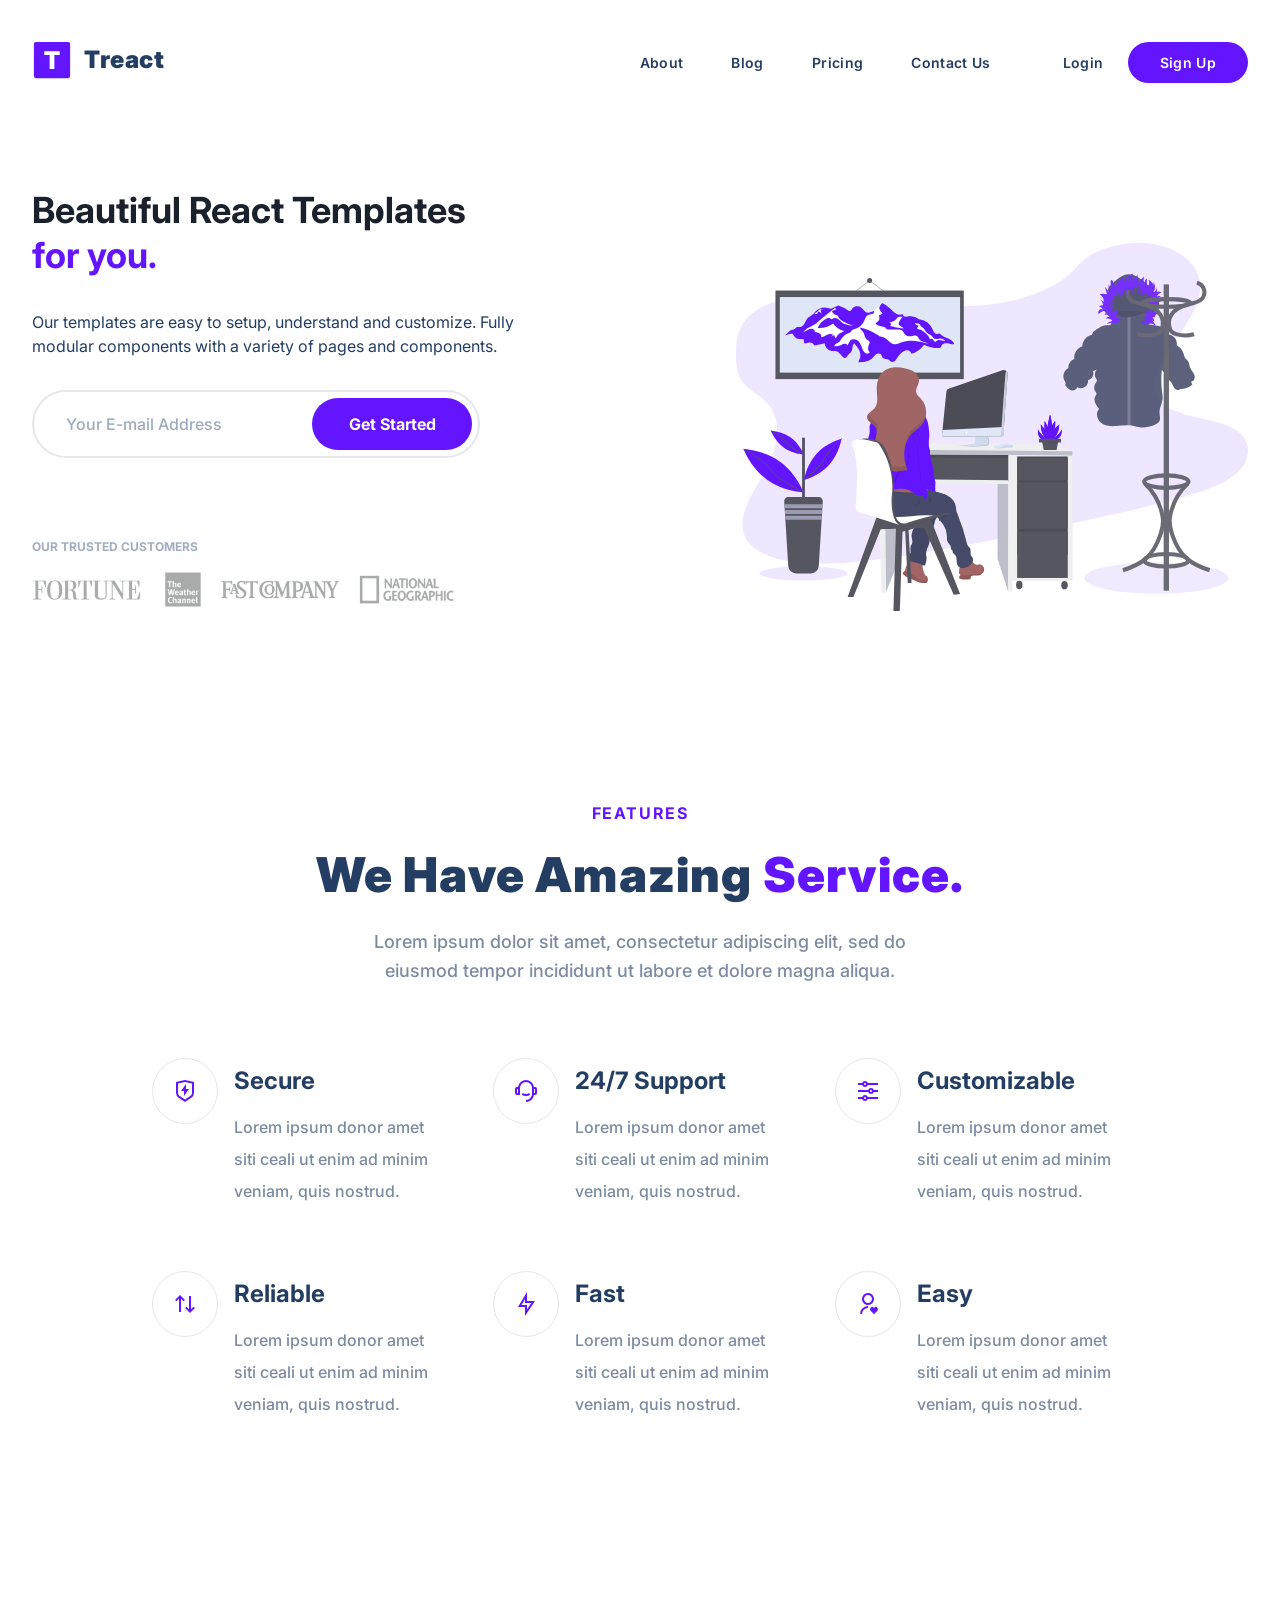
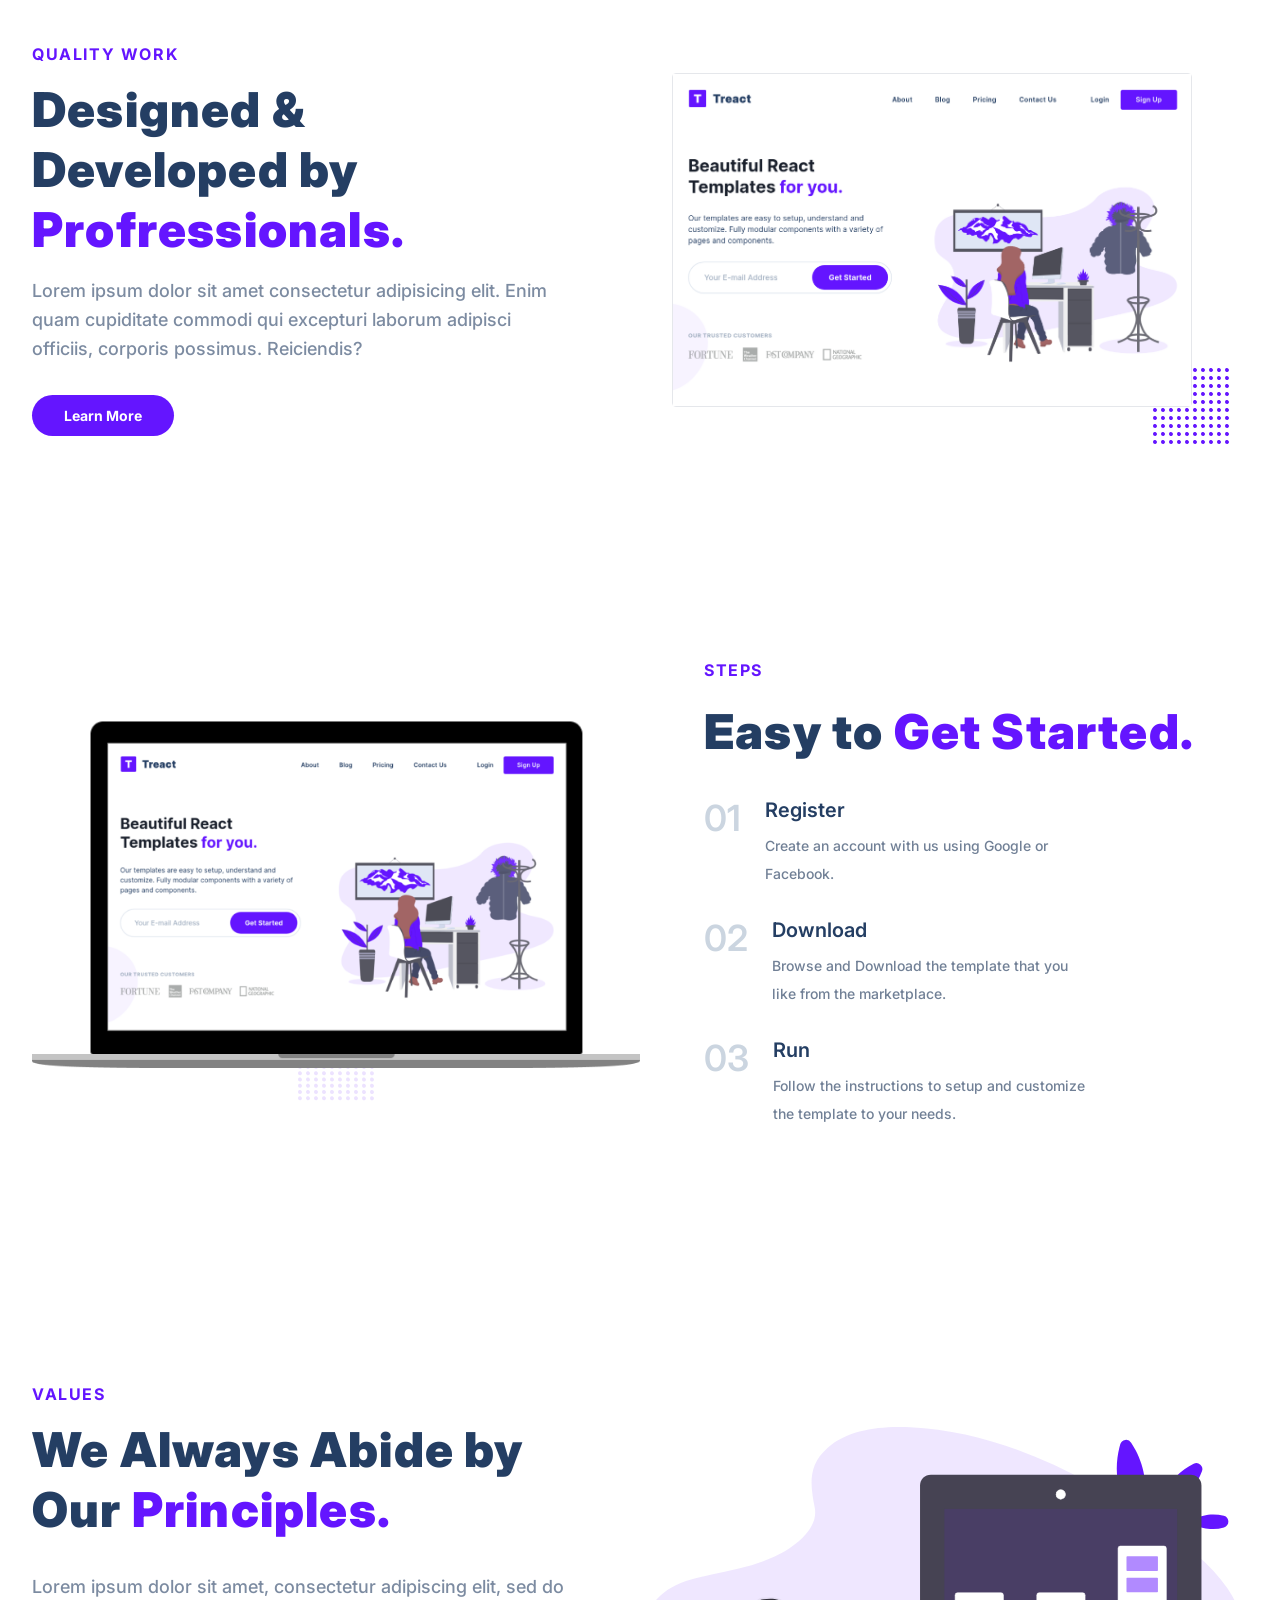
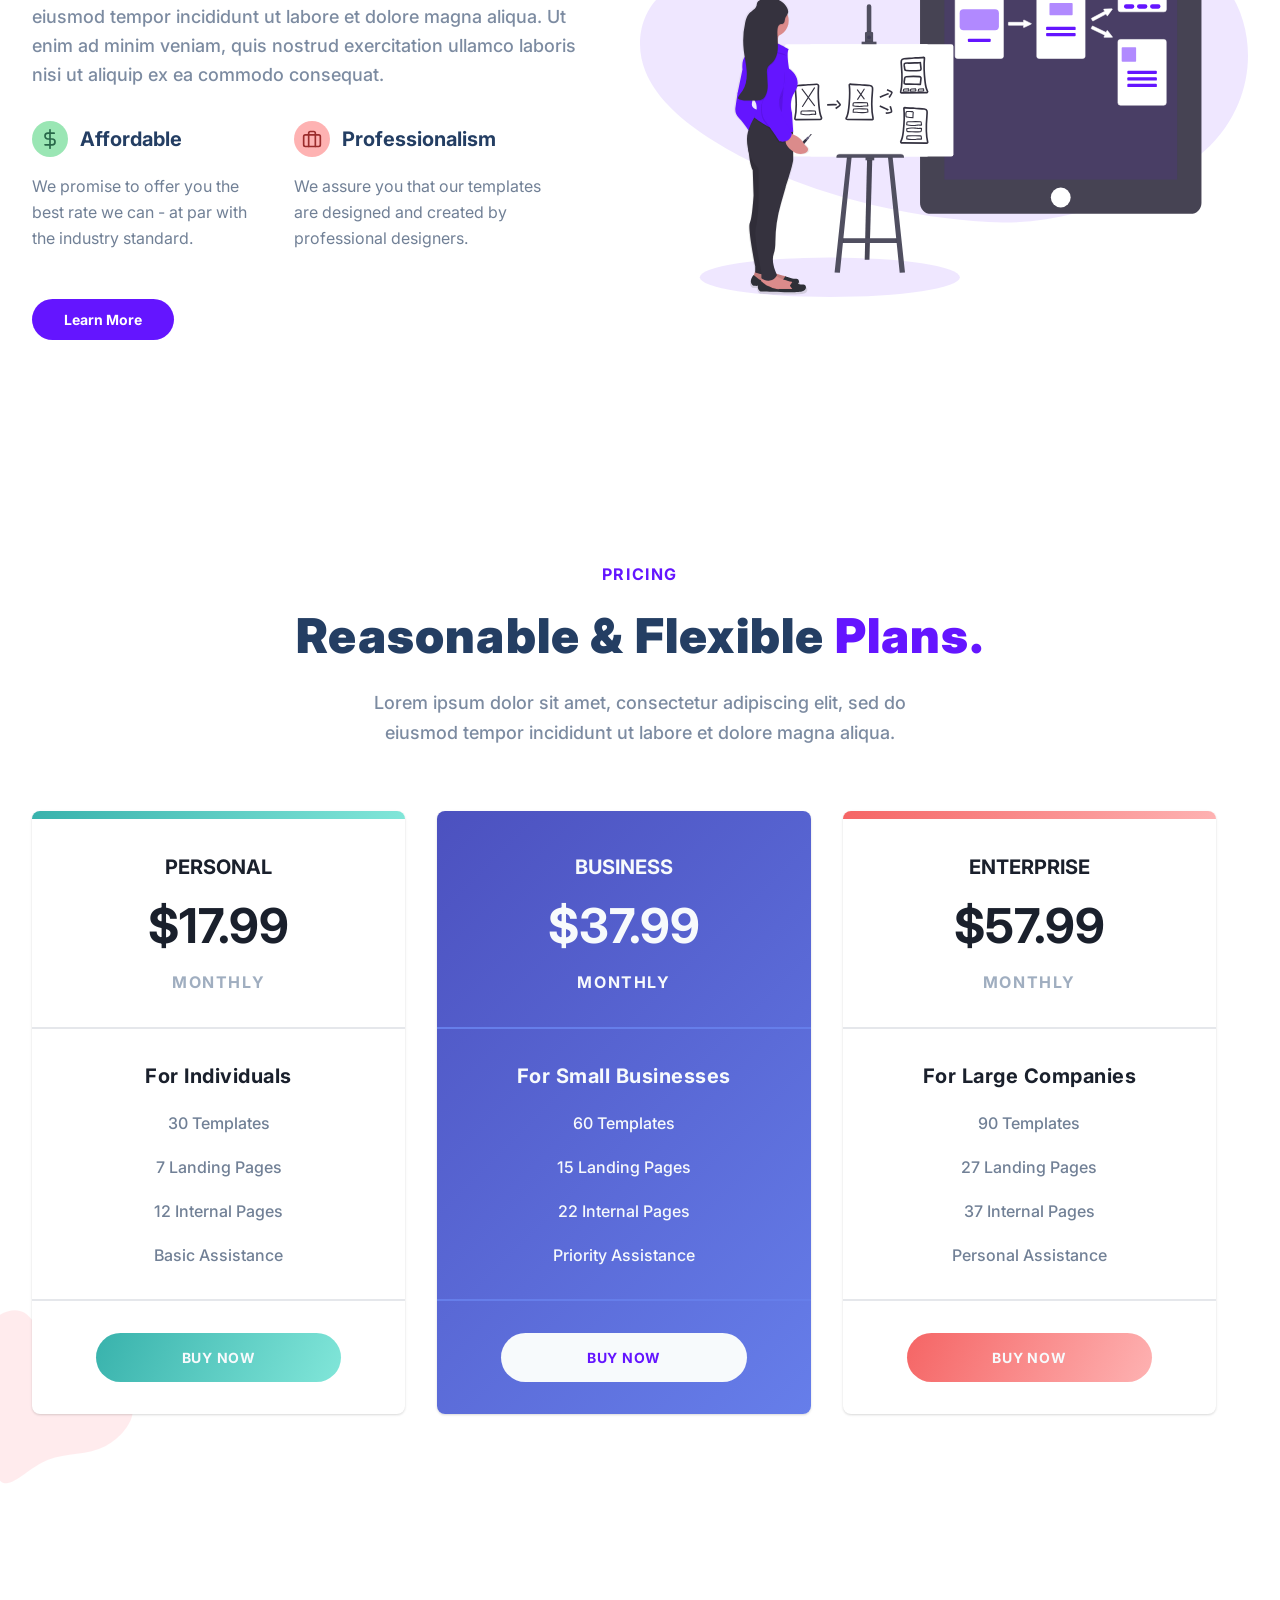
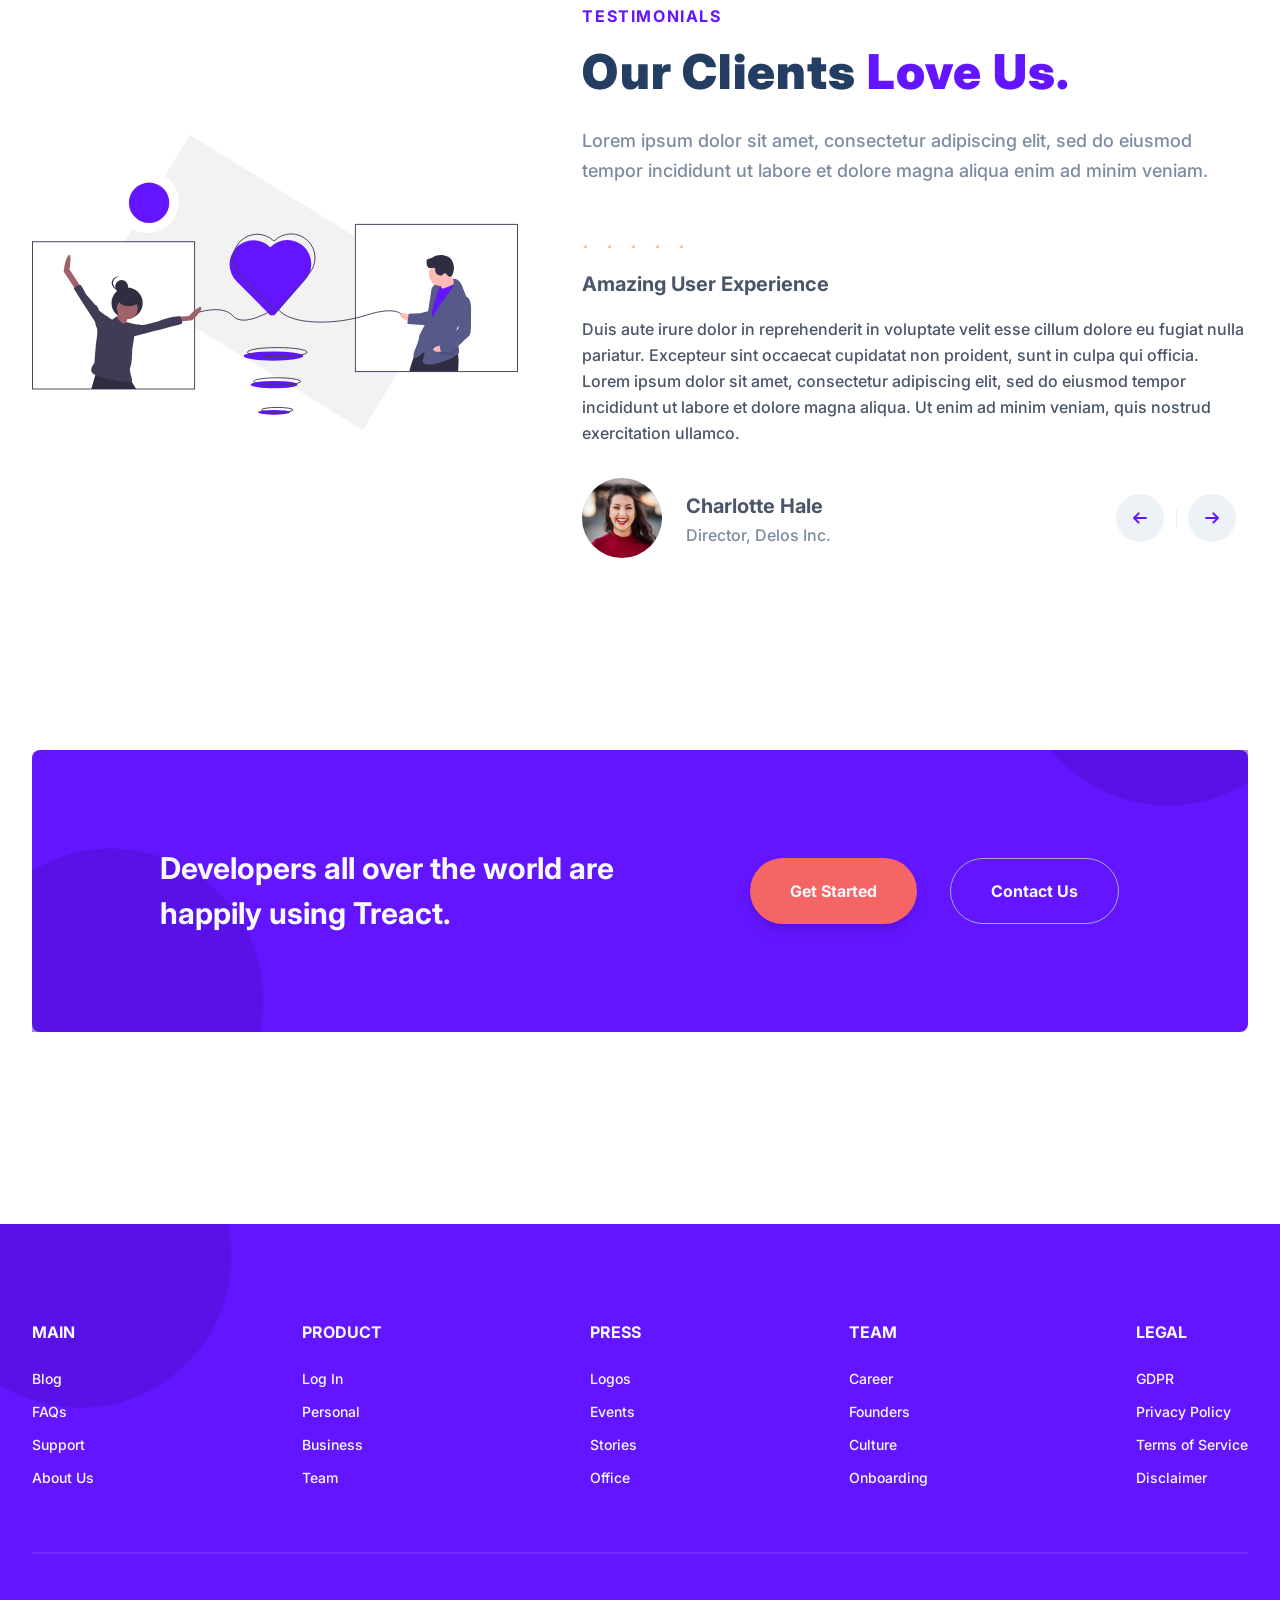
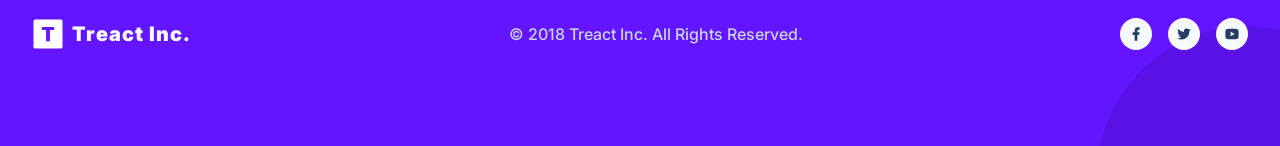
<file: assets/levels.html>
<!DOCTYPE html>
<!-- saved from url=(0048)https://module-2-fp-example-website.vercel.app/# -->
<html lang="en"><head><meta http-equiv="Content-Type" content="text/html; charset=UTF-8">
    
    <meta name="viewport" content="width=device-width, initial-scale=1.0">
    <link rel="stylesheet" href="./levels_files/style.css">
    <script src="./levels_files/6487f0a3d4.js.download" crossorigin="anonymous"></script><style media="all" id="fa-v4-font-face">/*!
 * Font Awesome Free 6.7.2 by @fontawesome - https://fontawesome.com
 * License - https://fontawesome.com/license/free (Icons: CC BY 4.0, Fonts: SIL OFL 1.1, Code: MIT License)
 * Copyright 2024 Fonticons, Inc.
 */@font-face{font-family:"FontAwesome";font-display:block;src:url(https://ka-f.fontawesome.com/releases/v6.7.2/webfonts/free-fa-solid-900.woff2) format("woff2"),url(https://ka-f.fontawesome.com/releases/v6.7.2/webfonts/free-fa-solid-900.ttf) format("truetype")}@font-face{font-family:"FontAwesome";font-display:block;src:url(https://ka-f.fontawesome.com/releases/v6.7.2/webfonts/free-fa-brands-400.woff2) format("woff2"),url(https://ka-f.fontawesome.com/releases/v6.7.2/webfonts/free-fa-brands-400.ttf) format("truetype")}@font-face{font-family:"FontAwesome";font-display:block;src:url(https://ka-f.fontawesome.com/releases/v6.7.2/webfonts/free-fa-regular-400.woff2) format("woff2"),url(https://ka-f.fontawesome.com/releases/v6.7.2/webfonts/free-fa-regular-400.ttf) format("truetype");unicode-range:u+f003,u+f006,u+f014,u+f016-f017,u+f01a-f01b,u+f01d,u+f022,u+f03e,u+f044,u+f046,u+f05c-f05d,u+f06e,u+f070,u+f087-f088,u+f08a,u+f094,u+f096-f097,u+f09d,u+f0a0,u+f0a2,u+f0a4-f0a7,u+f0c5,u+f0c7,u+f0e5-f0e6,u+f0eb,u+f0f6-f0f8,u+f10c,u+f114-f115,u+f118-f11a,u+f11c-f11d,u+f133,u+f147,u+f14e,u+f150-f152,u+f185-f186,u+f18e,u+f190-f192,u+f196,u+f1c1-f1c9,u+f1d9,u+f1db,u+f1e3,u+f1ea,u+f1f7,u+f1f9,u+f20a,u+f247-f248,u+f24a,u+f24d,u+f255-f25b,u+f25d,u+f271-f274,u+f278,u+f27b,u+f28c,u+f28e,u+f29c,u+f2b5,u+f2b7,u+f2ba,u+f2bc,u+f2be,u+f2c0-f2c1,u+f2c3,u+f2d0,u+f2d2,u+f2d4,u+f2dc}@font-face{font-family:"FontAwesome";font-display:block;src:url(https://ka-f.fontawesome.com/releases/v6.7.2/webfonts/free-fa-v4compatibility.woff2) format("woff2"),url(https://ka-f.fontawesome.com/releases/v6.7.2/webfonts/free-fa-v4compatibility.ttf) format("truetype");unicode-range:u+f041,u+f047,u+f065-f066,u+f07d-f07e,u+f080,u+f08b,u+f08e,u+f090,u+f09a,u+f0ac,u+f0ae,u+f0b2,u+f0d0,u+f0d6,u+f0e4,u+f0ec,u+f10a-f10b,u+f123,u+f13e,u+f148-f149,u+f14c,u+f156,u+f15e,u+f160-f161,u+f163,u+f175-f178,u+f195,u+f1f8,u+f219,u+f27a}</style><style media="all" id="fa-v5-font-face">/*!
 * Font Awesome Free 6.7.2 by @fontawesome - https://fontawesome.com
 * License - https://fontawesome.com/license/free (Icons: CC BY 4.0, Fonts: SIL OFL 1.1, Code: MIT License)
 * Copyright 2024 Fonticons, Inc.
 */@font-face{font-family:"Font Awesome 5 Brands";font-display:block;font-weight:400;src:url(https://ka-f.fontawesome.com/releases/v6.7.2/webfonts/free-fa-brands-400.woff2) format("woff2"),url(https://ka-f.fontawesome.com/releases/v6.7.2/webfonts/free-fa-brands-400.ttf) format("truetype")}@font-face{font-family:"Font Awesome 5 Free";font-display:block;font-weight:900;src:url(https://ka-f.fontawesome.com/releases/v6.7.2/webfonts/free-fa-solid-900.woff2) format("woff2"),url(https://ka-f.fontawesome.com/releases/v6.7.2/webfonts/free-fa-solid-900.ttf) format("truetype")}@font-face{font-family:"Font Awesome 5 Free";font-display:block;font-weight:400;src:url(https://ka-f.fontawesome.com/releases/v6.7.2/webfonts/free-fa-regular-400.woff2) format("woff2"),url(https://ka-f.fontawesome.com/releases/v6.7.2/webfonts/free-fa-regular-400.ttf) format("truetype")}</style><style media="all" id="fa-v4-shims">/*!
 * Font Awesome Free 6.7.2 by @fontawesome - https://fontawesome.com
 * License - https://fontawesome.com/license/free (Icons: CC BY 4.0, Fonts: SIL OFL 1.1, Code: MIT License)
 * Copyright 2024 Fonticons, Inc.
 */.fa.fa-glass{--fa:"\f000"}.fa.fa-envelope-o{--fa:"\f0e0"}.fa.fa-envelope-o,.fa.fa-star-o{font-family:"Font Awesome 6 Free";font-weight:400}.fa.fa-star-o{--fa:"\f005"}.fa.fa-close,.fa.fa-remove{--fa:"\f00d"}.fa.fa-gear{--fa:"\f013"}.fa.fa-trash-o{font-family:"Font Awesome 6 Free";font-weight:400;--fa:"\f2ed"}.fa.fa-home{--fa:"\f015"}.fa.fa-file-o{--fa:"\f15b"}.fa.fa-clock-o,.fa.fa-file-o{font-family:"Font Awesome 6 Free";font-weight:400}.fa.fa-clock-o{--fa:"\f017"}.fa.fa-arrow-circle-o-down{--fa:"\f358"}.fa.fa-arrow-circle-o-down,.fa.fa-arrow-circle-o-up{font-family:"Font Awesome 6 Free";font-weight:400}.fa.fa-arrow-circle-o-up{--fa:"\f35b"}.fa.fa-play-circle-o{font-family:"Font Awesome 6 Free";font-weight:400;--fa:"\f144"}.fa.fa-repeat,.fa.fa-rotate-right{--fa:"\f01e"}.fa.fa-refresh{--fa:"\f021"}.fa.fa-list-alt{font-family:"Font Awesome 6 Free";font-weight:400;--fa:"\f022"}.fa.fa-dedent{--fa:"\f03b"}.fa.fa-video-camera{--fa:"\f03d"}.fa.fa-picture-o{--fa:"\f03e"}.fa.fa-photo,.fa.fa-picture-o{font-family:"Font Awesome 6 Free";font-weight:400}.fa.fa-photo{--fa:"\f03e"}.fa.fa-image{font-family:"Font Awesome 6 Free";font-weight:400;--fa:"\f03e"}.fa.fa-map-marker{--fa:"\f3c5"}.fa.fa-pencil-square-o{--fa:"\f044"}.fa.fa-edit,.fa.fa-pencil-square-o{font-family:"Font Awesome 6 Free";font-weight:400}.fa.fa-edit{--fa:"\f044"}.fa.fa-share-square-o{--fa:"\f14d"}.fa.fa-check-square-o{font-family:"Font Awesome 6 Free";font-weight:400;--fa:"\f14a"}.fa.fa-arrows{--fa:"\f0b2"}.fa.fa-times-circle-o{--fa:"\f057"}.fa.fa-check-circle-o,.fa.fa-times-circle-o{font-family:"Font Awesome 6 Free";font-weight:400}.fa.fa-check-circle-o{--fa:"\f058"}.fa.fa-mail-forward{--fa:"\f064"}.fa.fa-expand{--fa:"\f424"}.fa.fa-compress{--fa:"\f422"}.fa.fa-eye,.fa.fa-eye-slash{font-family:"Font Awesome 6 Free";font-weight:400}.fa.fa-warning{--fa:"\f071"}.fa.fa-calendar{--fa:"\f073"}.fa.fa-arrows-v{--fa:"\f338"}.fa.fa-arrows-h{--fa:"\f337"}.fa.fa-bar-chart,.fa.fa-bar-chart-o{--fa:"\e0e3"}.fa.fa-twitter-square{--fa:"\f081"}.fa.fa-facebook-square,.fa.fa-twitter-square{font-family:"Font Awesome 6 Brands";font-weight:400}.fa.fa-facebook-square{--fa:"\f082"}.fa.fa-gears{--fa:"\f085"}.fa.fa-thumbs-o-up{--fa:"\f164"}.fa.fa-thumbs-o-down,.fa.fa-thumbs-o-up{font-family:"Font Awesome 6 Free";font-weight:400}.fa.fa-thumbs-o-down{--fa:"\f165"}.fa.fa-heart-o{font-family:"Font Awesome 6 Free";font-weight:400;--fa:"\f004"}.fa.fa-sign-out{--fa:"\f2f5"}.fa.fa-linkedin-square{font-family:"Font Awesome 6 Brands";font-weight:400;--fa:"\f08c"}.fa.fa-thumb-tack{--fa:"\f08d"}.fa.fa-external-link{--fa:"\f35d"}.fa.fa-sign-in{--fa:"\f2f6"}.fa.fa-github-square{font-family:"Font Awesome 6 Brands";font-weight:400;--fa:"\f092"}.fa.fa-lemon-o{--fa:"\f094"}.fa.fa-lemon-o,.fa.fa-square-o{font-family:"Font Awesome 6 Free";font-weight:400}.fa.fa-square-o{--fa:"\f0c8"}.fa.fa-bookmark-o{font-family:"Font Awesome 6 Free";font-weight:400;--fa:"\f02e"}.fa.fa-facebook,.fa.fa-twitter{font-family:"Font Awesome 6 Brands";font-weight:400}.fa.fa-facebook{--fa:"\f39e"}.fa.fa-facebook-f{--fa:"\f39e"}.fa.fa-facebook-f,.fa.fa-github{font-family:"Font Awesome 6 Brands";font-weight:400}.fa.fa-credit-card{font-family:"Font Awesome 6 Free";font-weight:400}.fa.fa-feed{--fa:"\f09e"}.fa.fa-hdd-o{font-family:"Font Awesome 6 Free";font-weight:400;--fa:"\f0a0"}.fa.fa-hand-o-right{--fa:"\f0a4"}.fa.fa-hand-o-left,.fa.fa-hand-o-right{font-family:"Font Awesome 6 Free";font-weight:400}.fa.fa-hand-o-left{--fa:"\f0a5"}.fa.fa-hand-o-up{--fa:"\f0a6"}.fa.fa-hand-o-down,.fa.fa-hand-o-up{font-family:"Font Awesome 6 Free";font-weight:400}.fa.fa-hand-o-down{--fa:"\f0a7"}.fa.fa-globe{--fa:"\f57d"}.fa.fa-tasks{--fa:"\f828"}.fa.fa-arrows-alt{--fa:"\f31e"}.fa.fa-group{--fa:"\f0c0"}.fa.fa-chain{--fa:"\f0c1"}.fa.fa-cut{--fa:"\f0c4"}.fa.fa-files-o{--fa:"\f0c5"}.fa.fa-files-o,.fa.fa-floppy-o{font-family:"Font Awesome 6 Free";font-weight:400}.fa.fa-floppy-o{--fa:"\f0c7"}.fa.fa-save{font-family:"Font Awesome 6 Free";font-weight:400;--fa:"\f0c7"}.fa.fa-navicon,.fa.fa-reorder{--fa:"\f0c9"}.fa.fa-magic{--fa:"\e2ca"}.fa.fa-pinterest,.fa.fa-pinterest-square{font-family:"Font Awesome 6 Brands";font-weight:400}.fa.fa-pinterest-square{--fa:"\f0d3"}.fa.fa-google-plus-square{--fa:"\f0d4"}.fa.fa-google-plus,.fa.fa-google-plus-square{font-family:"Font Awesome 6 Brands";font-weight:400}.fa.fa-google-plus{--fa:"\f0d5"}.fa.fa-money{--fa:"\f3d1"}.fa.fa-unsorted{--fa:"\f0dc"}.fa.fa-sort-desc{--fa:"\f0dd"}.fa.fa-sort-asc{--fa:"\f0de"}.fa.fa-linkedin{font-family:"Font Awesome 6 Brands";font-weight:400;--fa:"\f0e1"}.fa.fa-rotate-left{--fa:"\f0e2"}.fa.fa-legal{--fa:"\f0e3"}.fa.fa-dashboard,.fa.fa-tachometer{--fa:"\f625"}.fa.fa-comment-o{--fa:"\f075"}.fa.fa-comment-o,.fa.fa-comments-o{font-family:"Font Awesome 6 Free";font-weight:400}.fa.fa-comments-o{--fa:"\f086"}.fa.fa-flash{--fa:"\f0e7"}.fa.fa-clipboard{--fa:"\f0ea"}.fa.fa-lightbulb-o{font-family:"Font Awesome 6 Free";font-weight:400;--fa:"\f0eb"}.fa.fa-exchange{--fa:"\f362"}.fa.fa-cloud-download{--fa:"\f0ed"}.fa.fa-cloud-upload{--fa:"\f0ee"}.fa.fa-bell-o{font-family:"Font Awesome 6 Free";font-weight:400;--fa:"\f0f3"}.fa.fa-cutlery{--fa:"\f2e7"}.fa.fa-file-text-o{--fa:"\f15c"}.fa.fa-building-o,.fa.fa-file-text-o{font-family:"Font Awesome 6 Free";font-weight:400}.fa.fa-building-o{--fa:"\f1ad"}.fa.fa-hospital-o{font-family:"Font Awesome 6 Free";font-weight:400;--fa:"\f0f8"}.fa.fa-tablet{--fa:"\f3fa"}.fa.fa-mobile,.fa.fa-mobile-phone{--fa:"\f3cd"}.fa.fa-circle-o{font-family:"Font Awesome 6 Free";font-weight:400;--fa:"\f111"}.fa.fa-mail-reply{--fa:"\f3e5"}.fa.fa-github-alt{font-family:"Font Awesome 6 Brands";font-weight:400}.fa.fa-folder-o{--fa:"\f07b"}.fa.fa-folder-o,.fa.fa-folder-open-o{font-family:"Font Awesome 6 Free";font-weight:400}.fa.fa-folder-open-o{--fa:"\f07c"}.fa.fa-smile-o{--fa:"\f118"}.fa.fa-frown-o,.fa.fa-smile-o{font-family:"Font Awesome 6 Free";font-weight:400}.fa.fa-frown-o{--fa:"\f119"}.fa.fa-meh-o{--fa:"\f11a"}.fa.fa-keyboard-o,.fa.fa-meh-o{font-family:"Font Awesome 6 Free";font-weight:400}.fa.fa-keyboard-o{--fa:"\f11c"}.fa.fa-flag-o{font-family:"Font Awesome 6 Free";font-weight:400;--fa:"\f024"}.fa.fa-mail-reply-all{--fa:"\f122"}.fa.fa-star-half-o{--fa:"\f5c0"}.fa.fa-star-half-empty,.fa.fa-star-half-o{font-family:"Font Awesome 6 Free";font-weight:400}.fa.fa-star-half-empty{--fa:"\f5c0"}.fa.fa-star-half-full{font-family:"Font Awesome 6 Free";font-weight:400;--fa:"\f5c0"}.fa.fa-code-fork{--fa:"\f126"}.fa.fa-chain-broken,.fa.fa-unlink{--fa:"\f127"}.fa.fa-calendar-o{font-family:"Font Awesome 6 Free";font-weight:400;--fa:"\f133"}.fa.fa-css3,.fa.fa-html5,.fa.fa-maxcdn{font-family:"Font Awesome 6 Brands";font-weight:400}.fa.fa-unlock-alt{--fa:"\f09c"}.fa.fa-minus-square-o{font-family:"Font Awesome 6 Free";font-weight:400;--fa:"\f146"}.fa.fa-level-up{--fa:"\f3bf"}.fa.fa-level-down{--fa:"\f3be"}.fa.fa-pencil-square{--fa:"\f14b"}.fa.fa-external-link-square{--fa:"\f360"}.fa.fa-compass{font-family:"Font Awesome 6 Free";font-weight:400}.fa.fa-caret-square-o-down{font-family:"Font Awesome 6 Free";font-weight:400;--fa:"\f150"}.fa.fa-toggle-down{font-family:"Font Awesome 6 Free";font-weight:400;--fa:"\f150"}.fa.fa-caret-square-o-up{font-family:"Font Awesome 6 Free";font-weight:400;--fa:"\f151"}.fa.fa-toggle-up{font-family:"Font Awesome 6 Free";font-weight:400;--fa:"\f151"}.fa.fa-caret-square-o-right{font-family:"Font Awesome 6 Free";font-weight:400;--fa:"\f152"}.fa.fa-toggle-right{font-family:"Font Awesome 6 Free";font-weight:400;--fa:"\f152"}.fa.fa-eur,.fa.fa-euro{--fa:"\f153"}.fa.fa-gbp{--fa:"\f154"}.fa.fa-dollar,.fa.fa-usd{--fa:"\24"}.fa.fa-inr,.fa.fa-rupee{--fa:"\e1bc"}.fa.fa-cny,.fa.fa-jpy,.fa.fa-rmb,.fa.fa-yen{--fa:"\f157"}.fa.fa-rouble,.fa.fa-rub,.fa.fa-ruble{--fa:"\f158"}.fa.fa-krw,.fa.fa-won{--fa:"\f159"}.fa.fa-bitcoin,.fa.fa-btc{font-family:"Font Awesome 6 Brands";font-weight:400}.fa.fa-bitcoin{--fa:"\f15a"}.fa.fa-file-text{--fa:"\f15c"}.fa.fa-sort-alpha-asc{--fa:"\f15d"}.fa.fa-sort-alpha-desc{--fa:"\f881"}.fa.fa-sort-amount-asc{--fa:"\f884"}.fa.fa-sort-amount-desc{--fa:"\f160"}.fa.fa-sort-numeric-asc{--fa:"\f162"}.fa.fa-sort-numeric-desc{--fa:"\f886"}.fa.fa-youtube-square{--fa:"\f431"}.fa.fa-xing,.fa.fa-xing-square,.fa.fa-youtube,.fa.fa-youtube-square{font-family:"Font Awesome 6 Brands";font-weight:400}.fa.fa-xing-square{--fa:"\f169"}.fa.fa-youtube-play{--fa:"\f167"}.fa.fa-adn,.fa.fa-bitbucket,.fa.fa-bitbucket-square,.fa.fa-dropbox,.fa.fa-flickr,.fa.fa-instagram,.fa.fa-stack-overflow,.fa.fa-youtube-play{font-family:"Font Awesome 6 Brands";font-weight:400}.fa.fa-bitbucket-square{--fa:"\f171"}.fa.fa-tumblr,.fa.fa-tumblr-square{font-family:"Font Awesome 6 Brands";font-weight:400}.fa.fa-tumblr-square{--fa:"\f174"}.fa.fa-long-arrow-down{--fa:"\f309"}.fa.fa-long-arrow-up{--fa:"\f30c"}.fa.fa-long-arrow-left{--fa:"\f30a"}.fa.fa-long-arrow-right{--fa:"\f30b"}.fa.fa-android,.fa.fa-apple,.fa.fa-dribbble,.fa.fa-foursquare,.fa.fa-gittip,.fa.fa-gratipay,.fa.fa-linux,.fa.fa-skype,.fa.fa-trello,.fa.fa-windows{font-family:"Font Awesome 6 Brands";font-weight:400}.fa.fa-gittip{--fa:"\f184"}.fa.fa-sun-o{--fa:"\f185"}.fa.fa-moon-o,.fa.fa-sun-o{font-family:"Font Awesome 6 Free";font-weight:400}.fa.fa-moon-o{--fa:"\f186"}.fa.fa-pagelines,.fa.fa-renren,.fa.fa-stack-exchange,.fa.fa-vk,.fa.fa-weibo{font-family:"Font Awesome 6 Brands";font-weight:400}.fa.fa-arrow-circle-o-right{--fa:"\f35a"}.fa.fa-arrow-circle-o-left,.fa.fa-arrow-circle-o-right{font-family:"Font Awesome 6 Free";font-weight:400}.fa.fa-arrow-circle-o-left{--fa:"\f359"}.fa.fa-caret-square-o-left{font-family:"Font Awesome 6 Free";font-weight:400;--fa:"\f191"}.fa.fa-toggle-left{--fa:"\f191"}.fa.fa-dot-circle-o,.fa.fa-toggle-left{font-family:"Font Awesome 6 Free";font-weight:400}.fa.fa-dot-circle-o{--fa:"\f192"}.fa.fa-vimeo-square{font-family:"Font Awesome 6 Brands";font-weight:400;--fa:"\f194"}.fa.fa-try,.fa.fa-turkish-lira{--fa:"\e2bb"}.fa.fa-plus-square-o{font-family:"Font Awesome 6 Free";font-weight:400;--fa:"\f0fe"}.fa.fa-openid,.fa.fa-slack,.fa.fa-wordpress{font-family:"Font Awesome 6 Brands";font-weight:400}.fa.fa-bank,.fa.fa-institution{--fa:"\f19c"}.fa.fa-mortar-board{--fa:"\f19d"}.fa.fa-google,.fa.fa-reddit,.fa.fa-reddit-square,.fa.fa-yahoo{font-family:"Font Awesome 6 Brands";font-weight:400}.fa.fa-reddit-square{--fa:"\f1a2"}.fa.fa-behance,.fa.fa-behance-square,.fa.fa-delicious,.fa.fa-digg,.fa.fa-drupal,.fa.fa-joomla,.fa.fa-pied-piper-alt,.fa.fa-pied-piper-pp,.fa.fa-stumbleupon,.fa.fa-stumbleupon-circle{font-family:"Font Awesome 6 Brands";font-weight:400}.fa.fa-behance-square{--fa:"\f1b5"}.fa.fa-steam,.fa.fa-steam-square{font-family:"Font Awesome 6 Brands";font-weight:400}.fa.fa-steam-square{--fa:"\f1b7"}.fa.fa-automobile{--fa:"\f1b9"}.fa.fa-cab{--fa:"\f1ba"}.fa.fa-deviantart,.fa.fa-soundcloud,.fa.fa-spotify{font-family:"Font Awesome 6 Brands";font-weight:400}.fa.fa-file-pdf-o{--fa:"\f1c1"}.fa.fa-file-pdf-o,.fa.fa-file-word-o{font-family:"Font Awesome 6 Free";font-weight:400}.fa.fa-file-word-o{--fa:"\f1c2"}.fa.fa-file-excel-o{--fa:"\f1c3"}.fa.fa-file-excel-o,.fa.fa-file-powerpoint-o{font-family:"Font Awesome 6 Free";font-weight:400}.fa.fa-file-powerpoint-o{--fa:"\f1c4"}.fa.fa-file-image-o{--fa:"\f1c5"}.fa.fa-file-image-o,.fa.fa-file-photo-o{font-family:"Font Awesome 6 Free";font-weight:400}.fa.fa-file-photo-o{--fa:"\f1c5"}.fa.fa-file-picture-o{--fa:"\f1c5"}.fa.fa-file-archive-o,.fa.fa-file-picture-o{font-family:"Font Awesome 6 Free";font-weight:400}.fa.fa-file-archive-o{--fa:"\f1c6"}.fa.fa-file-zip-o{--fa:"\f1c6"}.fa.fa-file-audio-o,.fa.fa-file-zip-o{font-family:"Font Awesome 6 Free";font-weight:400}.fa.fa-file-audio-o{--fa:"\f1c7"}.fa.fa-file-sound-o{--fa:"\f1c7"}.fa.fa-file-sound-o,.fa.fa-file-video-o{font-family:"Font Awesome 6 Free";font-weight:400}.fa.fa-file-video-o{--fa:"\f1c8"}.fa.fa-file-movie-o{--fa:"\f1c8"}.fa.fa-file-code-o,.fa.fa-file-movie-o{font-family:"Font Awesome 6 Free";font-weight:400}.fa.fa-file-code-o{--fa:"\f1c9"}.fa.fa-codepen,.fa.fa-jsfiddle,.fa.fa-vine{font-family:"Font Awesome 6 Brands";font-weight:400}.fa.fa-life-bouy,.fa.fa-life-buoy,.fa.fa-life-saver,.fa.fa-support{--fa:"\f1cd"}.fa.fa-circle-o-notch{--fa:"\f1ce"}.fa.fa-ra,.fa.fa-rebel{font-family:"Font Awesome 6 Brands";font-weight:400}.fa.fa-ra{--fa:"\f1d0"}.fa.fa-resistance{--fa:"\f1d0"}.fa.fa-empire,.fa.fa-ge,.fa.fa-resistance{font-family:"Font Awesome 6 Brands";font-weight:400}.fa.fa-ge{--fa:"\f1d1"}.fa.fa-git-square{--fa:"\f1d2"}.fa.fa-git,.fa.fa-git-square,.fa.fa-hacker-news,.fa.fa-y-combinator-square{font-family:"Font Awesome 6 Brands";font-weight:400}.fa.fa-y-combinator-square{--fa:"\f1d4"}.fa.fa-yc-square{--fa:"\f1d4"}.fa.fa-qq,.fa.fa-tencent-weibo,.fa.fa-wechat,.fa.fa-weixin,.fa.fa-yc-square{font-family:"Font Awesome 6 Brands";font-weight:400}.fa.fa-wechat{--fa:"\f1d7"}.fa.fa-send{--fa:"\f1d8"}.fa.fa-paper-plane-o{--fa:"\f1d8"}.fa.fa-paper-plane-o,.fa.fa-send-o{font-family:"Font Awesome 6 Free";font-weight:400}.fa.fa-send-o{--fa:"\f1d8"}.fa.fa-circle-thin{font-family:"Font Awesome 6 Free";font-weight:400;--fa:"\f111"}.fa.fa-header{--fa:"\f1dc"}.fa.fa-futbol-o{--fa:"\f1e3"}.fa.fa-futbol-o,.fa.fa-soccer-ball-o{font-family:"Font Awesome 6 Free";font-weight:400}.fa.fa-soccer-ball-o{--fa:"\f1e3"}.fa.fa-slideshare,.fa.fa-twitch,.fa.fa-yelp{font-family:"Font Awesome 6 Brands";font-weight:400}.fa.fa-newspaper-o{font-family:"Font Awesome 6 Free";font-weight:400;--fa:"\f1ea"}.fa.fa-cc-amex,.fa.fa-cc-discover,.fa.fa-cc-mastercard,.fa.fa-cc-paypal,.fa.fa-cc-stripe,.fa.fa-cc-visa,.fa.fa-google-wallet,.fa.fa-paypal{font-family:"Font Awesome 6 Brands";font-weight:400}.fa.fa-bell-slash-o{font-family:"Font Awesome 6 Free";font-weight:400;--fa:"\f1f6"}.fa.fa-trash{--fa:"\f2ed"}.fa.fa-copyright{font-family:"Font Awesome 6 Free";font-weight:400}.fa.fa-eyedropper{--fa:"\f1fb"}.fa.fa-area-chart{--fa:"\f1fe"}.fa.fa-pie-chart{--fa:"\f200"}.fa.fa-line-chart{--fa:"\f201"}.fa.fa-lastfm,.fa.fa-lastfm-square{font-family:"Font Awesome 6 Brands";font-weight:400}.fa.fa-lastfm-square{--fa:"\f203"}.fa.fa-angellist,.fa.fa-ioxhost{font-family:"Font Awesome 6 Brands";font-weight:400}.fa.fa-cc{font-family:"Font Awesome 6 Free";font-weight:400;--fa:"\f20a"}.fa.fa-ils,.fa.fa-shekel,.fa.fa-sheqel{--fa:"\f20b"}.fa.fa-buysellads,.fa.fa-connectdevelop,.fa.fa-dashcube,.fa.fa-forumbee,.fa.fa-leanpub,.fa.fa-sellsy,.fa.fa-shirtsinbulk,.fa.fa-simplybuilt,.fa.fa-skyatlas{font-family:"Font Awesome 6 Brands";font-weight:400}.fa.fa-diamond{font-family:"Font Awesome 6 Free";font-weight:400;--fa:"\f3a5"}.fa.fa-intersex,.fa.fa-transgender{--fa:"\f224"}.fa.fa-transgender-alt{--fa:"\f225"}.fa.fa-facebook-official{--fa:"\f09a"}.fa.fa-facebook-official,.fa.fa-pinterest-p,.fa.fa-whatsapp{font-family:"Font Awesome 6 Brands";font-weight:400}.fa.fa-hotel{--fa:"\f236"}.fa.fa-medium,.fa.fa-viacoin,.fa.fa-y-combinator,.fa.fa-yc{font-family:"Font Awesome 6 Brands";font-weight:400}.fa.fa-yc{--fa:"\f23b"}.fa.fa-expeditedssl,.fa.fa-opencart,.fa.fa-optin-monster{font-family:"Font Awesome 6 Brands";font-weight:400}.fa.fa-battery,.fa.fa-battery-4{--fa:"\f240"}.fa.fa-battery-3{--fa:"\f241"}.fa.fa-battery-2{--fa:"\f242"}.fa.fa-battery-1{--fa:"\f243"}.fa.fa-battery-0{--fa:"\f244"}.fa.fa-object-group,.fa.fa-object-ungroup,.fa.fa-sticky-note-o{font-family:"Font Awesome 6 Free";font-weight:400}.fa.fa-sticky-note-o{--fa:"\f249"}.fa.fa-cc-diners-club,.fa.fa-cc-jcb{font-family:"Font Awesome 6 Brands";font-weight:400}.fa.fa-clone{font-family:"Font Awesome 6 Free";font-weight:400}.fa.fa-hourglass-o{--fa:"\f254"}.fa.fa-hourglass-1{--fa:"\f251"}.fa.fa-hourglass-2{--fa:"\f252"}.fa.fa-hourglass-3{--fa:"\f253"}.fa.fa-hand-rock-o{--fa:"\f255"}.fa.fa-hand-grab-o,.fa.fa-hand-rock-o{font-family:"Font Awesome 6 Free";font-weight:400}.fa.fa-hand-grab-o{--fa:"\f255"}.fa.fa-hand-paper-o{--fa:"\f256"}.fa.fa-hand-paper-o,.fa.fa-hand-stop-o{font-family:"Font Awesome 6 Free";font-weight:400}.fa.fa-hand-stop-o{--fa:"\f256"}.fa.fa-hand-scissors-o{--fa:"\f257"}.fa.fa-hand-lizard-o,.fa.fa-hand-scissors-o{font-family:"Font Awesome 6 Free";font-weight:400}.fa.fa-hand-lizard-o{--fa:"\f258"}.fa.fa-hand-spock-o{--fa:"\f259"}.fa.fa-hand-pointer-o,.fa.fa-hand-spock-o{font-family:"Font Awesome 6 Free";font-weight:400}.fa.fa-hand-pointer-o{--fa:"\f25a"}.fa.fa-hand-peace-o{--fa:"\f25b"}.fa.fa-hand-peace-o,.fa.fa-registered{font-family:"Font Awesome 6 Free";font-weight:400}.fa.fa-creative-commons,.fa.fa-gg,.fa.fa-gg-circle,.fa.fa-odnoklassniki,.fa.fa-odnoklassniki-square{font-family:"Font Awesome 6 Brands";font-weight:400}.fa.fa-odnoklassniki-square{--fa:"\f264"}.fa.fa-chrome,.fa.fa-firefox,.fa.fa-get-pocket,.fa.fa-internet-explorer,.fa.fa-opera,.fa.fa-safari,.fa.fa-wikipedia-w{font-family:"Font Awesome 6 Brands";font-weight:400}.fa.fa-television{--fa:"\f26c"}.fa.fa-500px,.fa.fa-amazon,.fa.fa-contao{font-family:"Font Awesome 6 Brands";font-weight:400}.fa.fa-calendar-plus-o{--fa:"\f271"}.fa.fa-calendar-minus-o,.fa.fa-calendar-plus-o{font-family:"Font Awesome 6 Free";font-weight:400}.fa.fa-calendar-minus-o{--fa:"\f272"}.fa.fa-calendar-times-o{--fa:"\f273"}.fa.fa-calendar-check-o,.fa.fa-calendar-times-o{font-family:"Font Awesome 6 Free";font-weight:400}.fa.fa-calendar-check-o{--fa:"\f274"}.fa.fa-map-o{font-family:"Font Awesome 6 Free";font-weight:400;--fa:"\f279"}.fa.fa-commenting{--fa:"\f4ad"}.fa.fa-commenting-o{font-family:"Font Awesome 6 Free";font-weight:400;--fa:"\f4ad"}.fa.fa-houzz,.fa.fa-vimeo{font-family:"Font Awesome 6 Brands";font-weight:400}.fa.fa-vimeo{--fa:"\f27d"}.fa.fa-black-tie,.fa.fa-edge,.fa.fa-fonticons,.fa.fa-reddit-alien{font-family:"Font Awesome 6 Brands";font-weight:400}.fa.fa-credit-card-alt{--fa:"\f09d"}.fa.fa-codiepie,.fa.fa-fort-awesome,.fa.fa-mixcloud,.fa.fa-modx,.fa.fa-product-hunt,.fa.fa-scribd,.fa.fa-usb{font-family:"Font Awesome 6 Brands";font-weight:400}.fa.fa-pause-circle-o{--fa:"\f28b"}.fa.fa-pause-circle-o,.fa.fa-stop-circle-o{font-family:"Font Awesome 6 Free";font-weight:400}.fa.fa-stop-circle-o{--fa:"\f28d"}.fa.fa-bluetooth,.fa.fa-bluetooth-b,.fa.fa-envira,.fa.fa-gitlab,.fa.fa-wheelchair-alt,.fa.fa-wpbeginner,.fa.fa-wpforms{font-family:"Font Awesome 6 Brands";font-weight:400}.fa.fa-wheelchair-alt{--fa:"\f368"}.fa.fa-question-circle-o{font-family:"Font Awesome 6 Free";font-weight:400;--fa:"\f059"}.fa.fa-volume-control-phone{--fa:"\f2a0"}.fa.fa-asl-interpreting{--fa:"\f2a3"}.fa.fa-deafness,.fa.fa-hard-of-hearing{--fa:"\f2a4"}.fa.fa-glide,.fa.fa-glide-g{font-family:"Font Awesome 6 Brands";font-weight:400}.fa.fa-signing{--fa:"\f2a7"}.fa.fa-viadeo,.fa.fa-viadeo-square{font-family:"Font Awesome 6 Brands";font-weight:400}.fa.fa-viadeo-square{--fa:"\f2aa"}.fa.fa-snapchat,.fa.fa-snapchat-ghost{font-family:"Font Awesome 6 Brands";font-weight:400}.fa.fa-snapchat-ghost{--fa:"\f2ab"}.fa.fa-snapchat-square{--fa:"\f2ad"}.fa.fa-first-order,.fa.fa-google-plus-official,.fa.fa-pied-piper,.fa.fa-snapchat-square,.fa.fa-themeisle,.fa.fa-yoast{font-family:"Font Awesome 6 Brands";font-weight:400}.fa.fa-google-plus-official{--fa:"\f2b3"}.fa.fa-google-plus-circle{--fa:"\f2b3"}.fa.fa-fa,.fa.fa-font-awesome,.fa.fa-google-plus-circle{font-family:"Font Awesome 6 Brands";font-weight:400}.fa.fa-fa{--fa:"\f2b4"}.fa.fa-handshake-o{--fa:"\f2b5"}.fa.fa-envelope-open-o,.fa.fa-handshake-o{font-family:"Font Awesome 6 Free";font-weight:400}.fa.fa-envelope-open-o{--fa:"\f2b6"}.fa.fa-linode{font-family:"Font Awesome 6 Brands";font-weight:400}.fa.fa-address-book-o{font-family:"Font Awesome 6 Free";font-weight:400;--fa:"\f2b9"}.fa.fa-vcard{--fa:"\f2bb"}.fa.fa-address-card-o{--fa:"\f2bb"}.fa.fa-address-card-o,.fa.fa-vcard-o{font-family:"Font Awesome 6 Free";font-weight:400}.fa.fa-vcard-o{--fa:"\f2bb"}.fa.fa-user-circle-o{--fa:"\f2bd"}.fa.fa-user-circle-o,.fa.fa-user-o{font-family:"Font Awesome 6 Free";font-weight:400}.fa.fa-user-o{--fa:"\f007"}.fa.fa-id-badge{font-family:"Font Awesome 6 Free";font-weight:400}.fa.fa-drivers-license{--fa:"\f2c2"}.fa.fa-id-card-o{--fa:"\f2c2"}.fa.fa-drivers-license-o,.fa.fa-id-card-o{font-family:"Font Awesome 6 Free";font-weight:400}.fa.fa-drivers-license-o{--fa:"\f2c2"}.fa.fa-free-code-camp,.fa.fa-quora,.fa.fa-telegram{font-family:"Font Awesome 6 Brands";font-weight:400}.fa.fa-thermometer,.fa.fa-thermometer-4{--fa:"\f2c7"}.fa.fa-thermometer-3{--fa:"\f2c8"}.fa.fa-thermometer-2{--fa:"\f2c9"}.fa.fa-thermometer-1{--fa:"\f2ca"}.fa.fa-thermometer-0{--fa:"\f2cb"}.fa.fa-bathtub,.fa.fa-s15{--fa:"\f2cd"}.fa.fa-window-maximize,.fa.fa-window-restore{font-family:"Font Awesome 6 Free";font-weight:400}.fa.fa-times-rectangle{--fa:"\f410"}.fa.fa-window-close-o{--fa:"\f410"}.fa.fa-times-rectangle-o,.fa.fa-window-close-o{font-family:"Font Awesome 6 Free";font-weight:400}.fa.fa-times-rectangle-o{--fa:"\f410"}.fa.fa-bandcamp,.fa.fa-eercast,.fa.fa-etsy,.fa.fa-grav,.fa.fa-imdb,.fa.fa-ravelry{font-family:"Font Awesome 6 Brands";font-weight:400}.fa.fa-eercast{--fa:"\f2da"}.fa.fa-snowflake-o{font-family:"Font Awesome 6 Free";font-weight:400;--fa:"\f2dc"}.fa.fa-meetup,.fa.fa-superpowers,.fa.fa-wpexplorer{font-family:"Font Awesome 6 Brands";font-weight:400}</style><style media="all" id="fa-main">/*!
 * Font Awesome Free 6.7.2 by @fontawesome - https://fontawesome.com
 * License - https://fontawesome.com/license/free (Icons: CC BY 4.0, Fonts: SIL OFL 1.1, Code: MIT License)
 * Copyright 2024 Fonticons, Inc.
 */.fa{font-family:var(--fa-style-family,"Font Awesome 6 Free");font-weight:var(--fa-style,900)}.fa,.fa-brands,.fa-regular,.fa-solid,.fab,.far,.fas{-moz-osx-font-smoothing:grayscale;-webkit-font-smoothing:antialiased;display:var(--fa-display,inline-block);font-style:normal;font-variant:normal;line-height:1;text-rendering:auto}.fa-brands:before,.fa-regular:before,.fa-solid:before,.fa:before,.fab:before,.far:before,.fas:before{content:var(--fa)}.fa-classic,.fa-regular,.fa-solid,.far,.fas{font-family:"Font Awesome 6 Free"}.fa-brands,.fab{font-family:"Font Awesome 6 Brands"}.fa-1x{font-size:1em}.fa-2x{font-size:2em}.fa-3x{font-size:3em}.fa-4x{font-size:4em}.fa-5x{font-size:5em}.fa-6x{font-size:6em}.fa-7x{font-size:7em}.fa-8x{font-size:8em}.fa-9x{font-size:9em}.fa-10x{font-size:10em}.fa-2xs{font-size:.625em;line-height:.1em;vertical-align:.225em}.fa-xs{font-size:.75em;line-height:.08333em;vertical-align:.125em}.fa-sm{font-size:.875em;line-height:.07143em;vertical-align:.05357em}.fa-lg{font-size:1.25em;line-height:.05em;vertical-align:-.075em}.fa-xl{font-size:1.5em;line-height:.04167em;vertical-align:-.125em}.fa-2xl{font-size:2em;line-height:.03125em;vertical-align:-.1875em}.fa-fw{text-align:center;width:1.25em}.fa-ul{list-style-type:none;margin-left:var(--fa-li-margin,2.5em);padding-left:0}.fa-ul>li{position:relative}.fa-li{left:calc(var(--fa-li-width, 2em)*-1);position:absolute;text-align:center;width:var(--fa-li-width,2em);line-height:inherit}.fa-border{border-radius:var(--fa-border-radius,.1em);border:var(--fa-border-width,.08em) var(--fa-border-style,solid) var(--fa-border-color,#eee);padding:var(--fa-border-padding,.2em .25em .15em)}.fa-pull-left{float:left;margin-right:var(--fa-pull-margin,.3em)}.fa-pull-right{float:right;margin-left:var(--fa-pull-margin,.3em)}.fa-beat{animation-name:fa-beat;animation-delay:var(--fa-animation-delay,0s);animation-direction:var(--fa-animation-direction,normal);animation-duration:var(--fa-animation-duration,1s);animation-iteration-count:var(--fa-animation-iteration-count,infinite);animation-timing-function:var(--fa-animation-timing,ease-in-out)}.fa-bounce{animation-name:fa-bounce;animation-delay:var(--fa-animation-delay,0s);animation-direction:var(--fa-animation-direction,normal);animation-duration:var(--fa-animation-duration,1s);animation-iteration-count:var(--fa-animation-iteration-count,infinite);animation-timing-function:var(--fa-animation-timing,cubic-bezier(.28,.84,.42,1))}.fa-fade{animation-name:fa-fade;animation-iteration-count:var(--fa-animation-iteration-count,infinite);animation-timing-function:var(--fa-animation-timing,cubic-bezier(.4,0,.6,1))}.fa-beat-fade,.fa-fade{animation-delay:var(--fa-animation-delay,0s);animation-direction:var(--fa-animation-direction,normal);animation-duration:var(--fa-animation-duration,1s)}.fa-beat-fade{animation-name:fa-beat-fade;animation-iteration-count:var(--fa-animation-iteration-count,infinite);animation-timing-function:var(--fa-animation-timing,cubic-bezier(.4,0,.6,1))}.fa-flip{animation-name:fa-flip;animation-delay:var(--fa-animation-delay,0s);animation-direction:var(--fa-animation-direction,normal);animation-duration:var(--fa-animation-duration,1s);animation-iteration-count:var(--fa-animation-iteration-count,infinite);animation-timing-function:var(--fa-animation-timing,ease-in-out)}.fa-shake{animation-name:fa-shake;animation-duration:var(--fa-animation-duration,1s);animation-iteration-count:var(--fa-animation-iteration-count,infinite);animation-timing-function:var(--fa-animation-timing,linear)}.fa-shake,.fa-spin{animation-delay:var(--fa-animation-delay,0s);animation-direction:var(--fa-animation-direction,normal)}.fa-spin{animation-name:fa-spin;animation-duration:var(--fa-animation-duration,2s);animation-iteration-count:var(--fa-animation-iteration-count,infinite);animation-timing-function:var(--fa-animation-timing,linear)}.fa-spin-reverse{--fa-animation-direction:reverse}.fa-pulse,.fa-spin-pulse{animation-name:fa-spin;animation-direction:var(--fa-animation-direction,normal);animation-duration:var(--fa-animation-duration,1s);animation-iteration-count:var(--fa-animation-iteration-count,infinite);animation-timing-function:var(--fa-animation-timing,steps(8))}@media (prefers-reduced-motion:reduce){.fa-beat,.fa-beat-fade,.fa-bounce,.fa-fade,.fa-flip,.fa-pulse,.fa-shake,.fa-spin,.fa-spin-pulse{animation-delay:-1ms;animation-duration:1ms;animation-iteration-count:1;transition-delay:0s;transition-duration:0s}}@keyframes fa-beat{0%,90%{transform:scale(1)}45%{transform:scale(var(--fa-beat-scale,1.25))}}@keyframes fa-bounce{0%{transform:scale(1) translateY(0)}10%{transform:scale(var(--fa-bounce-start-scale-x,1.1),var(--fa-bounce-start-scale-y,.9)) translateY(0)}30%{transform:scale(var(--fa-bounce-jump-scale-x,.9),var(--fa-bounce-jump-scale-y,1.1)) translateY(var(--fa-bounce-height,-.5em))}50%{transform:scale(var(--fa-bounce-land-scale-x,1.05),var(--fa-bounce-land-scale-y,.95)) translateY(0)}57%{transform:scale(1) translateY(var(--fa-bounce-rebound,-.125em))}64%{transform:scale(1) translateY(0)}to{transform:scale(1) translateY(0)}}@keyframes fa-fade{50%{opacity:var(--fa-fade-opacity,.4)}}@keyframes fa-beat-fade{0%,to{opacity:var(--fa-beat-fade-opacity,.4);transform:scale(1)}50%{opacity:1;transform:scale(var(--fa-beat-fade-scale,1.125))}}@keyframes fa-flip{50%{transform:rotate3d(var(--fa-flip-x,0),var(--fa-flip-y,1),var(--fa-flip-z,0),var(--fa-flip-angle,-180deg))}}@keyframes fa-shake{0%{transform:rotate(-15deg)}4%{transform:rotate(15deg)}8%,24%{transform:rotate(-18deg)}12%,28%{transform:rotate(18deg)}16%{transform:rotate(-22deg)}20%{transform:rotate(22deg)}32%{transform:rotate(-12deg)}36%{transform:rotate(12deg)}40%,to{transform:rotate(0deg)}}@keyframes fa-spin{0%{transform:rotate(0deg)}to{transform:rotate(1turn)}}.fa-rotate-90{transform:rotate(90deg)}.fa-rotate-180{transform:rotate(180deg)}.fa-rotate-270{transform:rotate(270deg)}.fa-flip-horizontal{transform:scaleX(-1)}.fa-flip-vertical{transform:scaleY(-1)}.fa-flip-both,.fa-flip-horizontal.fa-flip-vertical{transform:scale(-1)}.fa-rotate-by{transform:rotate(var(--fa-rotate-angle,0))}.fa-stack{display:inline-block;height:2em;line-height:2em;position:relative;vertical-align:middle;width:2.5em}.fa-stack-1x,.fa-stack-2x{left:0;position:absolute;text-align:center;width:100%;z-index:var(--fa-stack-z-index,auto)}.fa-stack-1x{line-height:inherit}.fa-stack-2x{font-size:2em}.fa-inverse{color:var(--fa-inverse,#fff)}.fa-0{--fa:"\30"}.fa-1{--fa:"\31"}.fa-2{--fa:"\32"}.fa-3{--fa:"\33"}.fa-4{--fa:"\34"}.fa-5{--fa:"\35"}.fa-6{--fa:"\36"}.fa-7{--fa:"\37"}.fa-8{--fa:"\38"}.fa-9{--fa:"\39"}.fa-fill-drip{--fa:"\f576"}.fa-arrows-to-circle{--fa:"\e4bd"}.fa-chevron-circle-right,.fa-circle-chevron-right{--fa:"\f138"}.fa-at{--fa:"\40"}.fa-trash-alt,.fa-trash-can{--fa:"\f2ed"}.fa-text-height{--fa:"\f034"}.fa-user-times,.fa-user-xmark{--fa:"\f235"}.fa-stethoscope{--fa:"\f0f1"}.fa-comment-alt,.fa-message{--fa:"\f27a"}.fa-info{--fa:"\f129"}.fa-compress-alt,.fa-down-left-and-up-right-to-center{--fa:"\f422"}.fa-explosion{--fa:"\e4e9"}.fa-file-alt,.fa-file-lines,.fa-file-text{--fa:"\f15c"}.fa-wave-square{--fa:"\f83e"}.fa-ring{--fa:"\f70b"}.fa-building-un{--fa:"\e4d9"}.fa-dice-three{--fa:"\f527"}.fa-calendar-alt,.fa-calendar-days{--fa:"\f073"}.fa-anchor-circle-check{--fa:"\e4aa"}.fa-building-circle-arrow-right{--fa:"\e4d1"}.fa-volleyball,.fa-volleyball-ball{--fa:"\f45f"}.fa-arrows-up-to-line{--fa:"\e4c2"}.fa-sort-desc,.fa-sort-down{--fa:"\f0dd"}.fa-circle-minus,.fa-minus-circle{--fa:"\f056"}.fa-door-open{--fa:"\f52b"}.fa-right-from-bracket,.fa-sign-out-alt{--fa:"\f2f5"}.fa-atom{--fa:"\f5d2"}.fa-soap{--fa:"\e06e"}.fa-heart-music-camera-bolt,.fa-icons{--fa:"\f86d"}.fa-microphone-alt-slash,.fa-microphone-lines-slash{--fa:"\f539"}.fa-bridge-circle-check{--fa:"\e4c9"}.fa-pump-medical{--fa:"\e06a"}.fa-fingerprint{--fa:"\f577"}.fa-hand-point-right{--fa:"\f0a4"}.fa-magnifying-glass-location,.fa-search-location{--fa:"\f689"}.fa-forward-step,.fa-step-forward{--fa:"\f051"}.fa-face-smile-beam,.fa-smile-beam{--fa:"\f5b8"}.fa-flag-checkered{--fa:"\f11e"}.fa-football,.fa-football-ball{--fa:"\f44e"}.fa-school-circle-exclamation{--fa:"\e56c"}.fa-crop{--fa:"\f125"}.fa-angle-double-down,.fa-angles-down{--fa:"\f103"}.fa-users-rectangle{--fa:"\e594"}.fa-people-roof{--fa:"\e537"}.fa-people-line{--fa:"\e534"}.fa-beer,.fa-beer-mug-empty{--fa:"\f0fc"}.fa-diagram-predecessor{--fa:"\e477"}.fa-arrow-up-long,.fa-long-arrow-up{--fa:"\f176"}.fa-burn,.fa-fire-flame-simple{--fa:"\f46a"}.fa-male,.fa-person{--fa:"\f183"}.fa-laptop{--fa:"\f109"}.fa-file-csv{--fa:"\f6dd"}.fa-menorah{--fa:"\f676"}.fa-truck-plane{--fa:"\e58f"}.fa-record-vinyl{--fa:"\f8d9"}.fa-face-grin-stars,.fa-grin-stars{--fa:"\f587"}.fa-bong{--fa:"\f55c"}.fa-pastafarianism,.fa-spaghetti-monster-flying{--fa:"\f67b"}.fa-arrow-down-up-across-line{--fa:"\e4af"}.fa-spoon,.fa-utensil-spoon{--fa:"\f2e5"}.fa-jar-wheat{--fa:"\e517"}.fa-envelopes-bulk,.fa-mail-bulk{--fa:"\f674"}.fa-file-circle-exclamation{--fa:"\e4eb"}.fa-circle-h,.fa-hospital-symbol{--fa:"\f47e"}.fa-pager{--fa:"\f815"}.fa-address-book,.fa-contact-book{--fa:"\f2b9"}.fa-strikethrough{--fa:"\f0cc"}.fa-k{--fa:"\4b"}.fa-landmark-flag{--fa:"\e51c"}.fa-pencil,.fa-pencil-alt{--fa:"\f303"}.fa-backward{--fa:"\f04a"}.fa-caret-right{--fa:"\f0da"}.fa-comments{--fa:"\f086"}.fa-file-clipboard,.fa-paste{--fa:"\f0ea"}.fa-code-pull-request{--fa:"\e13c"}.fa-clipboard-list{--fa:"\f46d"}.fa-truck-loading,.fa-truck-ramp-box{--fa:"\f4de"}.fa-user-check{--fa:"\f4fc"}.fa-vial-virus{--fa:"\e597"}.fa-sheet-plastic{--fa:"\e571"}.fa-blog{--fa:"\f781"}.fa-user-ninja{--fa:"\f504"}.fa-person-arrow-up-from-line{--fa:"\e539"}.fa-scroll-torah,.fa-torah{--fa:"\f6a0"}.fa-broom-ball,.fa-quidditch,.fa-quidditch-broom-ball{--fa:"\f458"}.fa-toggle-off{--fa:"\f204"}.fa-archive,.fa-box-archive{--fa:"\f187"}.fa-person-drowning{--fa:"\e545"}.fa-arrow-down-9-1,.fa-sort-numeric-desc,.fa-sort-numeric-down-alt{--fa:"\f886"}.fa-face-grin-tongue-squint,.fa-grin-tongue-squint{--fa:"\f58a"}.fa-spray-can{--fa:"\f5bd"}.fa-truck-monster{--fa:"\f63b"}.fa-w{--fa:"\57"}.fa-earth-africa,.fa-globe-africa{--fa:"\f57c"}.fa-rainbow{--fa:"\f75b"}.fa-circle-notch{--fa:"\f1ce"}.fa-tablet-alt,.fa-tablet-screen-button{--fa:"\f3fa"}.fa-paw{--fa:"\f1b0"}.fa-cloud{--fa:"\f0c2"}.fa-trowel-bricks{--fa:"\e58a"}.fa-face-flushed,.fa-flushed{--fa:"\f579"}.fa-hospital-user{--fa:"\f80d"}.fa-tent-arrow-left-right{--fa:"\e57f"}.fa-gavel,.fa-legal{--fa:"\f0e3"}.fa-binoculars{--fa:"\f1e5"}.fa-microphone-slash{--fa:"\f131"}.fa-box-tissue{--fa:"\e05b"}.fa-motorcycle{--fa:"\f21c"}.fa-bell-concierge,.fa-concierge-bell{--fa:"\f562"}.fa-pen-ruler,.fa-pencil-ruler{--fa:"\f5ae"}.fa-people-arrows,.fa-people-arrows-left-right{--fa:"\e068"}.fa-mars-and-venus-burst{--fa:"\e523"}.fa-caret-square-right,.fa-square-caret-right{--fa:"\f152"}.fa-cut,.fa-scissors{--fa:"\f0c4"}.fa-sun-plant-wilt{--fa:"\e57a"}.fa-toilets-portable{--fa:"\e584"}.fa-hockey-puck{--fa:"\f453"}.fa-table{--fa:"\f0ce"}.fa-magnifying-glass-arrow-right{--fa:"\e521"}.fa-digital-tachograph,.fa-tachograph-digital{--fa:"\f566"}.fa-users-slash{--fa:"\e073"}.fa-clover{--fa:"\e139"}.fa-mail-reply,.fa-reply{--fa:"\f3e5"}.fa-star-and-crescent{--fa:"\f699"}.fa-house-fire{--fa:"\e50c"}.fa-minus-square,.fa-square-minus{--fa:"\f146"}.fa-helicopter{--fa:"\f533"}.fa-compass{--fa:"\f14e"}.fa-caret-square-down,.fa-square-caret-down{--fa:"\f150"}.fa-file-circle-question{--fa:"\e4ef"}.fa-laptop-code{--fa:"\f5fc"}.fa-swatchbook{--fa:"\f5c3"}.fa-prescription-bottle{--fa:"\f485"}.fa-bars,.fa-navicon{--fa:"\f0c9"}.fa-people-group{--fa:"\e533"}.fa-hourglass-3,.fa-hourglass-end{--fa:"\f253"}.fa-heart-broken,.fa-heart-crack{--fa:"\f7a9"}.fa-external-link-square-alt,.fa-square-up-right{--fa:"\f360"}.fa-face-kiss-beam,.fa-kiss-beam{--fa:"\f597"}.fa-film{--fa:"\f008"}.fa-ruler-horizontal{--fa:"\f547"}.fa-people-robbery{--fa:"\e536"}.fa-lightbulb{--fa:"\f0eb"}.fa-caret-left{--fa:"\f0d9"}.fa-circle-exclamation,.fa-exclamation-circle{--fa:"\f06a"}.fa-school-circle-xmark{--fa:"\e56d"}.fa-arrow-right-from-bracket,.fa-sign-out{--fa:"\f08b"}.fa-chevron-circle-down,.fa-circle-chevron-down{--fa:"\f13a"}.fa-unlock-alt,.fa-unlock-keyhole{--fa:"\f13e"}.fa-cloud-showers-heavy{--fa:"\f740"}.fa-headphones-alt,.fa-headphones-simple{--fa:"\f58f"}.fa-sitemap{--fa:"\f0e8"}.fa-circle-dollar-to-slot,.fa-donate{--fa:"\f4b9"}.fa-memory{--fa:"\f538"}.fa-road-spikes{--fa:"\e568"}.fa-fire-burner{--fa:"\e4f1"}.fa-flag{--fa:"\f024"}.fa-hanukiah{--fa:"\f6e6"}.fa-feather{--fa:"\f52d"}.fa-volume-down,.fa-volume-low{--fa:"\f027"}.fa-comment-slash{--fa:"\f4b3"}.fa-cloud-sun-rain{--fa:"\f743"}.fa-compress{--fa:"\f066"}.fa-wheat-alt,.fa-wheat-awn{--fa:"\e2cd"}.fa-ankh{--fa:"\f644"}.fa-hands-holding-child{--fa:"\e4fa"}.fa-asterisk{--fa:"\2a"}.fa-check-square,.fa-square-check{--fa:"\f14a"}.fa-peseta-sign{--fa:"\e221"}.fa-header,.fa-heading{--fa:"\f1dc"}.fa-ghost{--fa:"\f6e2"}.fa-list,.fa-list-squares{--fa:"\f03a"}.fa-phone-square-alt,.fa-square-phone-flip{--fa:"\f87b"}.fa-cart-plus{--fa:"\f217"}.fa-gamepad{--fa:"\f11b"}.fa-circle-dot,.fa-dot-circle{--fa:"\f192"}.fa-dizzy,.fa-face-dizzy{--fa:"\f567"}.fa-egg{--fa:"\f7fb"}.fa-house-medical-circle-xmark{--fa:"\e513"}.fa-campground{--fa:"\f6bb"}.fa-folder-plus{--fa:"\f65e"}.fa-futbol,.fa-futbol-ball,.fa-soccer-ball{--fa:"\f1e3"}.fa-paint-brush,.fa-paintbrush{--fa:"\f1fc"}.fa-lock{--fa:"\f023"}.fa-gas-pump{--fa:"\f52f"}.fa-hot-tub,.fa-hot-tub-person{--fa:"\f593"}.fa-map-location,.fa-map-marked{--fa:"\f59f"}.fa-house-flood-water{--fa:"\e50e"}.fa-tree{--fa:"\f1bb"}.fa-bridge-lock{--fa:"\e4cc"}.fa-sack-dollar{--fa:"\f81d"}.fa-edit,.fa-pen-to-square{--fa:"\f044"}.fa-car-side{--fa:"\f5e4"}.fa-share-alt,.fa-share-nodes{--fa:"\f1e0"}.fa-heart-circle-minus{--fa:"\e4ff"}.fa-hourglass-2,.fa-hourglass-half{--fa:"\f252"}.fa-microscope{--fa:"\f610"}.fa-sink{--fa:"\e06d"}.fa-bag-shopping,.fa-shopping-bag{--fa:"\f290"}.fa-arrow-down-z-a,.fa-sort-alpha-desc,.fa-sort-alpha-down-alt{--fa:"\f881"}.fa-mitten{--fa:"\f7b5"}.fa-person-rays{--fa:"\e54d"}.fa-users{--fa:"\f0c0"}.fa-eye-slash{--fa:"\f070"}.fa-flask-vial{--fa:"\e4f3"}.fa-hand,.fa-hand-paper{--fa:"\f256"}.fa-om{--fa:"\f679"}.fa-worm{--fa:"\e599"}.fa-house-circle-xmark{--fa:"\e50b"}.fa-plug{--fa:"\f1e6"}.fa-chevron-up{--fa:"\f077"}.fa-hand-spock{--fa:"\f259"}.fa-stopwatch{--fa:"\f2f2"}.fa-face-kiss,.fa-kiss{--fa:"\f596"}.fa-bridge-circle-xmark{--fa:"\e4cb"}.fa-face-grin-tongue,.fa-grin-tongue{--fa:"\f589"}.fa-chess-bishop{--fa:"\f43a"}.fa-face-grin-wink,.fa-grin-wink{--fa:"\f58c"}.fa-deaf,.fa-deafness,.fa-ear-deaf,.fa-hard-of-hearing{--fa:"\f2a4"}.fa-road-circle-check{--fa:"\e564"}.fa-dice-five{--fa:"\f523"}.fa-rss-square,.fa-square-rss{--fa:"\f143"}.fa-land-mine-on{--fa:"\e51b"}.fa-i-cursor{--fa:"\f246"}.fa-stamp{--fa:"\f5bf"}.fa-stairs{--fa:"\e289"}.fa-i{--fa:"\49"}.fa-hryvnia,.fa-hryvnia-sign{--fa:"\f6f2"}.fa-pills{--fa:"\f484"}.fa-face-grin-wide,.fa-grin-alt{--fa:"\f581"}.fa-tooth{--fa:"\f5c9"}.fa-v{--fa:"\56"}.fa-bangladeshi-taka-sign{--fa:"\e2e6"}.fa-bicycle{--fa:"\f206"}.fa-rod-asclepius,.fa-rod-snake,.fa-staff-aesculapius,.fa-staff-snake{--fa:"\e579"}.fa-head-side-cough-slash{--fa:"\e062"}.fa-ambulance,.fa-truck-medical{--fa:"\f0f9"}.fa-wheat-awn-circle-exclamation{--fa:"\e598"}.fa-snowman{--fa:"\f7d0"}.fa-mortar-pestle{--fa:"\f5a7"}.fa-road-barrier{--fa:"\e562"}.fa-school{--fa:"\f549"}.fa-igloo{--fa:"\f7ae"}.fa-joint{--fa:"\f595"}.fa-angle-right{--fa:"\f105"}.fa-horse{--fa:"\f6f0"}.fa-q{--fa:"\51"}.fa-g{--fa:"\47"}.fa-notes-medical{--fa:"\f481"}.fa-temperature-2,.fa-temperature-half,.fa-thermometer-2,.fa-thermometer-half{--fa:"\f2c9"}.fa-dong-sign{--fa:"\e169"}.fa-capsules{--fa:"\f46b"}.fa-poo-bolt,.fa-poo-storm{--fa:"\f75a"}.fa-face-frown-open,.fa-frown-open{--fa:"\f57a"}.fa-hand-point-up{--fa:"\f0a6"}.fa-money-bill{--fa:"\f0d6"}.fa-bookmark{--fa:"\f02e"}.fa-align-justify{--fa:"\f039"}.fa-umbrella-beach{--fa:"\f5ca"}.fa-helmet-un{--fa:"\e503"}.fa-bullseye{--fa:"\f140"}.fa-bacon{--fa:"\f7e5"}.fa-hand-point-down{--fa:"\f0a7"}.fa-arrow-up-from-bracket{--fa:"\e09a"}.fa-folder,.fa-folder-blank{--fa:"\f07b"}.fa-file-medical-alt,.fa-file-waveform{--fa:"\f478"}.fa-radiation{--fa:"\f7b9"}.fa-chart-simple{--fa:"\e473"}.fa-mars-stroke{--fa:"\f229"}.fa-vial{--fa:"\f492"}.fa-dashboard,.fa-gauge,.fa-gauge-med,.fa-tachometer-alt-average{--fa:"\f624"}.fa-magic-wand-sparkles,.fa-wand-magic-sparkles{--fa:"\e2ca"}.fa-e{--fa:"\45"}.fa-pen-alt,.fa-pen-clip{--fa:"\f305"}.fa-bridge-circle-exclamation{--fa:"\e4ca"}.fa-user{--fa:"\f007"}.fa-school-circle-check{--fa:"\e56b"}.fa-dumpster{--fa:"\f793"}.fa-shuttle-van,.fa-van-shuttle{--fa:"\f5b6"}.fa-building-user{--fa:"\e4da"}.fa-caret-square-left,.fa-square-caret-left{--fa:"\f191"}.fa-highlighter{--fa:"\f591"}.fa-key{--fa:"\f084"}.fa-bullhorn{--fa:"\f0a1"}.fa-globe{--fa:"\f0ac"}.fa-synagogue{--fa:"\f69b"}.fa-person-half-dress{--fa:"\e548"}.fa-road-bridge{--fa:"\e563"}.fa-location-arrow{--fa:"\f124"}.fa-c{--fa:"\43"}.fa-tablet-button{--fa:"\f10a"}.fa-building-lock{--fa:"\e4d6"}.fa-pizza-slice{--fa:"\f818"}.fa-money-bill-wave{--fa:"\f53a"}.fa-area-chart,.fa-chart-area{--fa:"\f1fe"}.fa-house-flag{--fa:"\e50d"}.fa-person-circle-minus{--fa:"\e540"}.fa-ban,.fa-cancel{--fa:"\f05e"}.fa-camera-rotate{--fa:"\e0d8"}.fa-air-freshener,.fa-spray-can-sparkles{--fa:"\f5d0"}.fa-star{--fa:"\f005"}.fa-repeat{--fa:"\f363"}.fa-cross{--fa:"\f654"}.fa-box{--fa:"\f466"}.fa-venus-mars{--fa:"\f228"}.fa-arrow-pointer,.fa-mouse-pointer{--fa:"\f245"}.fa-expand-arrows-alt,.fa-maximize{--fa:"\f31e"}.fa-charging-station{--fa:"\f5e7"}.fa-shapes,.fa-triangle-circle-square{--fa:"\f61f"}.fa-random,.fa-shuffle{--fa:"\f074"}.fa-person-running,.fa-running{--fa:"\f70c"}.fa-mobile-retro{--fa:"\e527"}.fa-grip-lines-vertical{--fa:"\f7a5"}.fa-spider{--fa:"\f717"}.fa-hands-bound{--fa:"\e4f9"}.fa-file-invoice-dollar{--fa:"\f571"}.fa-plane-circle-exclamation{--fa:"\e556"}.fa-x-ray{--fa:"\f497"}.fa-spell-check{--fa:"\f891"}.fa-slash{--fa:"\f715"}.fa-computer-mouse,.fa-mouse{--fa:"\f8cc"}.fa-arrow-right-to-bracket,.fa-sign-in{--fa:"\f090"}.fa-shop-slash,.fa-store-alt-slash{--fa:"\e070"}.fa-server{--fa:"\f233"}.fa-virus-covid-slash{--fa:"\e4a9"}.fa-shop-lock{--fa:"\e4a5"}.fa-hourglass-1,.fa-hourglass-start{--fa:"\f251"}.fa-blender-phone{--fa:"\f6b6"}.fa-building-wheat{--fa:"\e4db"}.fa-person-breastfeeding{--fa:"\e53a"}.fa-right-to-bracket,.fa-sign-in-alt{--fa:"\f2f6"}.fa-venus{--fa:"\f221"}.fa-passport{--fa:"\f5ab"}.fa-thumb-tack-slash,.fa-thumbtack-slash{--fa:"\e68f"}.fa-heart-pulse,.fa-heartbeat{--fa:"\f21e"}.fa-people-carry,.fa-people-carry-box{--fa:"\f4ce"}.fa-temperature-high{--fa:"\f769"}.fa-microchip{--fa:"\f2db"}.fa-crown{--fa:"\f521"}.fa-weight-hanging{--fa:"\f5cd"}.fa-xmarks-lines{--fa:"\e59a"}.fa-file-prescription{--fa:"\f572"}.fa-weight,.fa-weight-scale{--fa:"\f496"}.fa-user-friends,.fa-user-group{--fa:"\f500"}.fa-arrow-up-a-z,.fa-sort-alpha-up{--fa:"\f15e"}.fa-chess-knight{--fa:"\f441"}.fa-face-laugh-squint,.fa-laugh-squint{--fa:"\f59b"}.fa-wheelchair{--fa:"\f193"}.fa-arrow-circle-up,.fa-circle-arrow-up{--fa:"\f0aa"}.fa-toggle-on{--fa:"\f205"}.fa-person-walking,.fa-walking{--fa:"\f554"}.fa-l{--fa:"\4c"}.fa-fire{--fa:"\f06d"}.fa-bed-pulse,.fa-procedures{--fa:"\f487"}.fa-shuttle-space,.fa-space-shuttle{--fa:"\f197"}.fa-face-laugh,.fa-laugh{--fa:"\f599"}.fa-folder-open{--fa:"\f07c"}.fa-heart-circle-plus{--fa:"\e500"}.fa-code-fork{--fa:"\e13b"}.fa-city{--fa:"\f64f"}.fa-microphone-alt,.fa-microphone-lines{--fa:"\f3c9"}.fa-pepper-hot{--fa:"\f816"}.fa-unlock{--fa:"\f09c"}.fa-colon-sign{--fa:"\e140"}.fa-headset{--fa:"\f590"}.fa-store-slash{--fa:"\e071"}.fa-road-circle-xmark{--fa:"\e566"}.fa-user-minus{--fa:"\f503"}.fa-mars-stroke-up,.fa-mars-stroke-v{--fa:"\f22a"}.fa-champagne-glasses,.fa-glass-cheers{--fa:"\f79f"}.fa-clipboard{--fa:"\f328"}.fa-house-circle-exclamation{--fa:"\e50a"}.fa-file-arrow-up,.fa-file-upload{--fa:"\f574"}.fa-wifi,.fa-wifi-3,.fa-wifi-strong{--fa:"\f1eb"}.fa-bath,.fa-bathtub{--fa:"\f2cd"}.fa-underline{--fa:"\f0cd"}.fa-user-edit,.fa-user-pen{--fa:"\f4ff"}.fa-signature{--fa:"\f5b7"}.fa-stroopwafel{--fa:"\f551"}.fa-bold{--fa:"\f032"}.fa-anchor-lock{--fa:"\e4ad"}.fa-building-ngo{--fa:"\e4d7"}.fa-manat-sign{--fa:"\e1d5"}.fa-not-equal{--fa:"\f53e"}.fa-border-style,.fa-border-top-left{--fa:"\f853"}.fa-map-location-dot,.fa-map-marked-alt{--fa:"\f5a0"}.fa-jedi{--fa:"\f669"}.fa-poll,.fa-square-poll-vertical{--fa:"\f681"}.fa-mug-hot{--fa:"\f7b6"}.fa-battery-car,.fa-car-battery{--fa:"\f5df"}.fa-gift{--fa:"\f06b"}.fa-dice-two{--fa:"\f528"}.fa-chess-queen{--fa:"\f445"}.fa-glasses{--fa:"\f530"}.fa-chess-board{--fa:"\f43c"}.fa-building-circle-check{--fa:"\e4d2"}.fa-person-chalkboard{--fa:"\e53d"}.fa-mars-stroke-h,.fa-mars-stroke-right{--fa:"\f22b"}.fa-hand-back-fist,.fa-hand-rock{--fa:"\f255"}.fa-caret-square-up,.fa-square-caret-up{--fa:"\f151"}.fa-cloud-showers-water{--fa:"\e4e4"}.fa-bar-chart,.fa-chart-bar{--fa:"\f080"}.fa-hands-bubbles,.fa-hands-wash{--fa:"\e05e"}.fa-less-than-equal{--fa:"\f537"}.fa-train{--fa:"\f238"}.fa-eye-low-vision,.fa-low-vision{--fa:"\f2a8"}.fa-crow{--fa:"\f520"}.fa-sailboat{--fa:"\e445"}.fa-window-restore{--fa:"\f2d2"}.fa-plus-square,.fa-square-plus{--fa:"\f0fe"}.fa-torii-gate{--fa:"\f6a1"}.fa-frog{--fa:"\f52e"}.fa-bucket{--fa:"\e4cf"}.fa-image{--fa:"\f03e"}.fa-microphone{--fa:"\f130"}.fa-cow{--fa:"\f6c8"}.fa-caret-up{--fa:"\f0d8"}.fa-screwdriver{--fa:"\f54a"}.fa-folder-closed{--fa:"\e185"}.fa-house-tsunami{--fa:"\e515"}.fa-square-nfi{--fa:"\e576"}.fa-arrow-up-from-ground-water{--fa:"\e4b5"}.fa-glass-martini-alt,.fa-martini-glass{--fa:"\f57b"}.fa-square-binary{--fa:"\e69b"}.fa-rotate-back,.fa-rotate-backward,.fa-rotate-left,.fa-undo-alt{--fa:"\f2ea"}.fa-columns,.fa-table-columns{--fa:"\f0db"}.fa-lemon{--fa:"\f094"}.fa-head-side-mask{--fa:"\e063"}.fa-handshake{--fa:"\f2b5"}.fa-gem{--fa:"\f3a5"}.fa-dolly,.fa-dolly-box{--fa:"\f472"}.fa-smoking{--fa:"\f48d"}.fa-compress-arrows-alt,.fa-minimize{--fa:"\f78c"}.fa-monument{--fa:"\f5a6"}.fa-snowplow{--fa:"\f7d2"}.fa-angle-double-right,.fa-angles-right{--fa:"\f101"}.fa-cannabis{--fa:"\f55f"}.fa-circle-play,.fa-play-circle{--fa:"\f144"}.fa-tablets{--fa:"\f490"}.fa-ethernet{--fa:"\f796"}.fa-eur,.fa-euro,.fa-euro-sign{--fa:"\f153"}.fa-chair{--fa:"\f6c0"}.fa-check-circle,.fa-circle-check{--fa:"\f058"}.fa-circle-stop,.fa-stop-circle{--fa:"\f28d"}.fa-compass-drafting,.fa-drafting-compass{--fa:"\f568"}.fa-plate-wheat{--fa:"\e55a"}.fa-icicles{--fa:"\f7ad"}.fa-person-shelter{--fa:"\e54f"}.fa-neuter{--fa:"\f22c"}.fa-id-badge{--fa:"\f2c1"}.fa-marker{--fa:"\f5a1"}.fa-face-laugh-beam,.fa-laugh-beam{--fa:"\f59a"}.fa-helicopter-symbol{--fa:"\e502"}.fa-universal-access{--fa:"\f29a"}.fa-chevron-circle-up,.fa-circle-chevron-up{--fa:"\f139"}.fa-lari-sign{--fa:"\e1c8"}.fa-volcano{--fa:"\f770"}.fa-person-walking-dashed-line-arrow-right{--fa:"\e553"}.fa-gbp,.fa-pound-sign,.fa-sterling-sign{--fa:"\f154"}.fa-viruses{--fa:"\e076"}.fa-square-person-confined{--fa:"\e577"}.fa-user-tie{--fa:"\f508"}.fa-arrow-down-long,.fa-long-arrow-down{--fa:"\f175"}.fa-tent-arrow-down-to-line{--fa:"\e57e"}.fa-certificate{--fa:"\f0a3"}.fa-mail-reply-all,.fa-reply-all{--fa:"\f122"}.fa-suitcase{--fa:"\f0f2"}.fa-person-skating,.fa-skating{--fa:"\f7c5"}.fa-filter-circle-dollar,.fa-funnel-dollar{--fa:"\f662"}.fa-camera-retro{--fa:"\f083"}.fa-arrow-circle-down,.fa-circle-arrow-down{--fa:"\f0ab"}.fa-arrow-right-to-file,.fa-file-import{--fa:"\f56f"}.fa-external-link-square,.fa-square-arrow-up-right{--fa:"\f14c"}.fa-box-open{--fa:"\f49e"}.fa-scroll{--fa:"\f70e"}.fa-spa{--fa:"\f5bb"}.fa-location-pin-lock{--fa:"\e51f"}.fa-pause{--fa:"\f04c"}.fa-hill-avalanche{--fa:"\e507"}.fa-temperature-0,.fa-temperature-empty,.fa-thermometer-0,.fa-thermometer-empty{--fa:"\f2cb"}.fa-bomb{--fa:"\f1e2"}.fa-registered{--fa:"\f25d"}.fa-address-card,.fa-contact-card,.fa-vcard{--fa:"\f2bb"}.fa-balance-scale-right,.fa-scale-unbalanced-flip{--fa:"\f516"}.fa-subscript{--fa:"\f12c"}.fa-diamond-turn-right,.fa-directions{--fa:"\f5eb"}.fa-burst{--fa:"\e4dc"}.fa-house-laptop,.fa-laptop-house{--fa:"\e066"}.fa-face-tired,.fa-tired{--fa:"\f5c8"}.fa-money-bills{--fa:"\e1f3"}.fa-smog{--fa:"\f75f"}.fa-crutch{--fa:"\f7f7"}.fa-cloud-arrow-up,.fa-cloud-upload,.fa-cloud-upload-alt{--fa:"\f0ee"}.fa-palette{--fa:"\f53f"}.fa-arrows-turn-right{--fa:"\e4c0"}.fa-vest{--fa:"\e085"}.fa-ferry{--fa:"\e4ea"}.fa-arrows-down-to-people{--fa:"\e4b9"}.fa-seedling,.fa-sprout{--fa:"\f4d8"}.fa-arrows-alt-h,.fa-left-right{--fa:"\f337"}.fa-boxes-packing{--fa:"\e4c7"}.fa-arrow-circle-left,.fa-circle-arrow-left{--fa:"\f0a8"}.fa-group-arrows-rotate{--fa:"\e4f6"}.fa-bowl-food{--fa:"\e4c6"}.fa-candy-cane{--fa:"\f786"}.fa-arrow-down-wide-short,.fa-sort-amount-asc,.fa-sort-amount-down{--fa:"\f160"}.fa-cloud-bolt,.fa-thunderstorm{--fa:"\f76c"}.fa-remove-format,.fa-text-slash{--fa:"\f87d"}.fa-face-smile-wink,.fa-smile-wink{--fa:"\f4da"}.fa-file-word{--fa:"\f1c2"}.fa-file-powerpoint{--fa:"\f1c4"}.fa-arrows-h,.fa-arrows-left-right{--fa:"\f07e"}.fa-house-lock{--fa:"\e510"}.fa-cloud-arrow-down,.fa-cloud-download,.fa-cloud-download-alt{--fa:"\f0ed"}.fa-children{--fa:"\e4e1"}.fa-blackboard,.fa-chalkboard{--fa:"\f51b"}.fa-user-alt-slash,.fa-user-large-slash{--fa:"\f4fa"}.fa-envelope-open{--fa:"\f2b6"}.fa-handshake-alt-slash,.fa-handshake-simple-slash{--fa:"\e05f"}.fa-mattress-pillow{--fa:"\e525"}.fa-guarani-sign{--fa:"\e19a"}.fa-arrows-rotate,.fa-refresh,.fa-sync{--fa:"\f021"}.fa-fire-extinguisher{--fa:"\f134"}.fa-cruzeiro-sign{--fa:"\e152"}.fa-greater-than-equal{--fa:"\f532"}.fa-shield-alt,.fa-shield-halved{--fa:"\f3ed"}.fa-atlas,.fa-book-atlas{--fa:"\f558"}.fa-virus{--fa:"\e074"}.fa-envelope-circle-check{--fa:"\e4e8"}.fa-layer-group{--fa:"\f5fd"}.fa-arrows-to-dot{--fa:"\e4be"}.fa-archway{--fa:"\f557"}.fa-heart-circle-check{--fa:"\e4fd"}.fa-house-chimney-crack,.fa-house-damage{--fa:"\f6f1"}.fa-file-archive,.fa-file-zipper{--fa:"\f1c6"}.fa-square{--fa:"\f0c8"}.fa-glass-martini,.fa-martini-glass-empty{--fa:"\f000"}.fa-couch{--fa:"\f4b8"}.fa-cedi-sign{--fa:"\e0df"}.fa-italic{--fa:"\f033"}.fa-table-cells-column-lock{--fa:"\e678"}.fa-church{--fa:"\f51d"}.fa-comments-dollar{--fa:"\f653"}.fa-democrat{--fa:"\f747"}.fa-z{--fa:"\5a"}.fa-person-skiing,.fa-skiing{--fa:"\f7c9"}.fa-road-lock{--fa:"\e567"}.fa-a{--fa:"\41"}.fa-temperature-arrow-down,.fa-temperature-down{--fa:"\e03f"}.fa-feather-alt,.fa-feather-pointed{--fa:"\f56b"}.fa-p{--fa:"\50"}.fa-snowflake{--fa:"\f2dc"}.fa-newspaper{--fa:"\f1ea"}.fa-ad,.fa-rectangle-ad{--fa:"\f641"}.fa-arrow-circle-right,.fa-circle-arrow-right{--fa:"\f0a9"}.fa-filter-circle-xmark{--fa:"\e17b"}.fa-locust{--fa:"\e520"}.fa-sort,.fa-unsorted{--fa:"\f0dc"}.fa-list-1-2,.fa-list-numeric,.fa-list-ol{--fa:"\f0cb"}.fa-person-dress-burst{--fa:"\e544"}.fa-money-check-alt,.fa-money-check-dollar{--fa:"\f53d"}.fa-vector-square{--fa:"\f5cb"}.fa-bread-slice{--fa:"\f7ec"}.fa-language{--fa:"\f1ab"}.fa-face-kiss-wink-heart,.fa-kiss-wink-heart{--fa:"\f598"}.fa-filter{--fa:"\f0b0"}.fa-question{--fa:"\3f"}.fa-file-signature{--fa:"\f573"}.fa-arrows-alt,.fa-up-down-left-right{--fa:"\f0b2"}.fa-house-chimney-user{--fa:"\e065"}.fa-hand-holding-heart{--fa:"\f4be"}.fa-puzzle-piece{--fa:"\f12e"}.fa-money-check{--fa:"\f53c"}.fa-star-half-alt,.fa-star-half-stroke{--fa:"\f5c0"}.fa-code{--fa:"\f121"}.fa-glass-whiskey,.fa-whiskey-glass{--fa:"\f7a0"}.fa-building-circle-exclamation{--fa:"\e4d3"}.fa-magnifying-glass-chart{--fa:"\e522"}.fa-arrow-up-right-from-square,.fa-external-link{--fa:"\f08e"}.fa-cubes-stacked{--fa:"\e4e6"}.fa-krw,.fa-won,.fa-won-sign{--fa:"\f159"}.fa-virus-covid{--fa:"\e4a8"}.fa-austral-sign{--fa:"\e0a9"}.fa-f{--fa:"\46"}.fa-leaf{--fa:"\f06c"}.fa-road{--fa:"\f018"}.fa-cab,.fa-taxi{--fa:"\f1ba"}.fa-person-circle-plus{--fa:"\e541"}.fa-chart-pie,.fa-pie-chart{--fa:"\f200"}.fa-bolt-lightning{--fa:"\e0b7"}.fa-sack-xmark{--fa:"\e56a"}.fa-file-excel{--fa:"\f1c3"}.fa-file-contract{--fa:"\f56c"}.fa-fish-fins{--fa:"\e4f2"}.fa-building-flag{--fa:"\e4d5"}.fa-face-grin-beam,.fa-grin-beam{--fa:"\f582"}.fa-object-ungroup{--fa:"\f248"}.fa-poop{--fa:"\f619"}.fa-location-pin,.fa-map-marker{--fa:"\f041"}.fa-kaaba{--fa:"\f66b"}.fa-toilet-paper{--fa:"\f71e"}.fa-hard-hat,.fa-hat-hard,.fa-helmet-safety{--fa:"\f807"}.fa-eject{--fa:"\f052"}.fa-arrow-alt-circle-right,.fa-circle-right{--fa:"\f35a"}.fa-plane-circle-check{--fa:"\e555"}.fa-face-rolling-eyes,.fa-meh-rolling-eyes{--fa:"\f5a5"}.fa-object-group{--fa:"\f247"}.fa-chart-line,.fa-line-chart{--fa:"\f201"}.fa-mask-ventilator{--fa:"\e524"}.fa-arrow-right{--fa:"\f061"}.fa-map-signs,.fa-signs-post{--fa:"\f277"}.fa-cash-register{--fa:"\f788"}.fa-person-circle-question{--fa:"\e542"}.fa-h{--fa:"\48"}.fa-tarp{--fa:"\e57b"}.fa-screwdriver-wrench,.fa-tools{--fa:"\f7d9"}.fa-arrows-to-eye{--fa:"\e4bf"}.fa-plug-circle-bolt{--fa:"\e55b"}.fa-heart{--fa:"\f004"}.fa-mars-and-venus{--fa:"\f224"}.fa-home-user,.fa-house-user{--fa:"\e1b0"}.fa-dumpster-fire{--fa:"\f794"}.fa-house-crack{--fa:"\e3b1"}.fa-cocktail,.fa-martini-glass-citrus{--fa:"\f561"}.fa-face-surprise,.fa-surprise{--fa:"\f5c2"}.fa-bottle-water{--fa:"\e4c5"}.fa-circle-pause,.fa-pause-circle{--fa:"\f28b"}.fa-toilet-paper-slash{--fa:"\e072"}.fa-apple-alt,.fa-apple-whole{--fa:"\f5d1"}.fa-kitchen-set{--fa:"\e51a"}.fa-r{--fa:"\52"}.fa-temperature-1,.fa-temperature-quarter,.fa-thermometer-1,.fa-thermometer-quarter{--fa:"\f2ca"}.fa-cube{--fa:"\f1b2"}.fa-bitcoin-sign{--fa:"\e0b4"}.fa-shield-dog{--fa:"\e573"}.fa-solar-panel{--fa:"\f5ba"}.fa-lock-open{--fa:"\f3c1"}.fa-elevator{--fa:"\e16d"}.fa-money-bill-transfer{--fa:"\e528"}.fa-money-bill-trend-up{--fa:"\e529"}.fa-house-flood-water-circle-arrow-right{--fa:"\e50f"}.fa-poll-h,.fa-square-poll-horizontal{--fa:"\f682"}.fa-circle{--fa:"\f111"}.fa-backward-fast,.fa-fast-backward{--fa:"\f049"}.fa-recycle{--fa:"\f1b8"}.fa-user-astronaut{--fa:"\f4fb"}.fa-plane-slash{--fa:"\e069"}.fa-trademark{--fa:"\f25c"}.fa-basketball,.fa-basketball-ball{--fa:"\f434"}.fa-satellite-dish{--fa:"\f7c0"}.fa-arrow-alt-circle-up,.fa-circle-up{--fa:"\f35b"}.fa-mobile-alt,.fa-mobile-screen-button{--fa:"\f3cd"}.fa-volume-high,.fa-volume-up{--fa:"\f028"}.fa-users-rays{--fa:"\e593"}.fa-wallet{--fa:"\f555"}.fa-clipboard-check{--fa:"\f46c"}.fa-file-audio{--fa:"\f1c7"}.fa-burger,.fa-hamburger{--fa:"\f805"}.fa-wrench{--fa:"\f0ad"}.fa-bugs{--fa:"\e4d0"}.fa-rupee,.fa-rupee-sign{--fa:"\f156"}.fa-file-image{--fa:"\f1c5"}.fa-circle-question,.fa-question-circle{--fa:"\f059"}.fa-plane-departure{--fa:"\f5b0"}.fa-handshake-slash{--fa:"\e060"}.fa-book-bookmark{--fa:"\e0bb"}.fa-code-branch{--fa:"\f126"}.fa-hat-cowboy{--fa:"\f8c0"}.fa-bridge{--fa:"\e4c8"}.fa-phone-alt,.fa-phone-flip{--fa:"\f879"}.fa-truck-front{--fa:"\e2b7"}.fa-cat{--fa:"\f6be"}.fa-anchor-circle-exclamation{--fa:"\e4ab"}.fa-truck-field{--fa:"\e58d"}.fa-route{--fa:"\f4d7"}.fa-clipboard-question{--fa:"\e4e3"}.fa-panorama{--fa:"\e209"}.fa-comment-medical{--fa:"\f7f5"}.fa-teeth-open{--fa:"\f62f"}.fa-file-circle-minus{--fa:"\e4ed"}.fa-tags{--fa:"\f02c"}.fa-wine-glass{--fa:"\f4e3"}.fa-fast-forward,.fa-forward-fast{--fa:"\f050"}.fa-face-meh-blank,.fa-meh-blank{--fa:"\f5a4"}.fa-parking,.fa-square-parking{--fa:"\f540"}.fa-house-signal{--fa:"\e012"}.fa-bars-progress,.fa-tasks-alt{--fa:"\f828"}.fa-faucet-drip{--fa:"\e006"}.fa-cart-flatbed,.fa-dolly-flatbed{--fa:"\f474"}.fa-ban-smoking,.fa-smoking-ban{--fa:"\f54d"}.fa-terminal{--fa:"\f120"}.fa-mobile-button{--fa:"\f10b"}.fa-house-medical-flag{--fa:"\e514"}.fa-basket-shopping,.fa-shopping-basket{--fa:"\f291"}.fa-tape{--fa:"\f4db"}.fa-bus-alt,.fa-bus-simple{--fa:"\f55e"}.fa-eye{--fa:"\f06e"}.fa-face-sad-cry,.fa-sad-cry{--fa:"\f5b3"}.fa-audio-description{--fa:"\f29e"}.fa-person-military-to-person{--fa:"\e54c"}.fa-file-shield{--fa:"\e4f0"}.fa-user-slash{--fa:"\f506"}.fa-pen{--fa:"\f304"}.fa-tower-observation{--fa:"\e586"}.fa-file-code{--fa:"\f1c9"}.fa-signal,.fa-signal-5,.fa-signal-perfect{--fa:"\f012"}.fa-bus{--fa:"\f207"}.fa-heart-circle-xmark{--fa:"\e501"}.fa-home-lg,.fa-house-chimney{--fa:"\e3af"}.fa-window-maximize{--fa:"\f2d0"}.fa-face-frown,.fa-frown{--fa:"\f119"}.fa-prescription{--fa:"\f5b1"}.fa-shop,.fa-store-alt{--fa:"\f54f"}.fa-floppy-disk,.fa-save{--fa:"\f0c7"}.fa-vihara{--fa:"\f6a7"}.fa-balance-scale-left,.fa-scale-unbalanced{--fa:"\f515"}.fa-sort-asc,.fa-sort-up{--fa:"\f0de"}.fa-comment-dots,.fa-commenting{--fa:"\f4ad"}.fa-plant-wilt{--fa:"\e5aa"}.fa-diamond{--fa:"\f219"}.fa-face-grin-squint,.fa-grin-squint{--fa:"\f585"}.fa-hand-holding-dollar,.fa-hand-holding-usd{--fa:"\f4c0"}.fa-chart-diagram{--fa:"\e695"}.fa-bacterium{--fa:"\e05a"}.fa-hand-pointer{--fa:"\f25a"}.fa-drum-steelpan{--fa:"\f56a"}.fa-hand-scissors{--fa:"\f257"}.fa-hands-praying,.fa-praying-hands{--fa:"\f684"}.fa-arrow-right-rotate,.fa-arrow-rotate-forward,.fa-arrow-rotate-right,.fa-redo{--fa:"\f01e"}.fa-biohazard{--fa:"\f780"}.fa-location,.fa-location-crosshairs{--fa:"\f601"}.fa-mars-double{--fa:"\f227"}.fa-child-dress{--fa:"\e59c"}.fa-users-between-lines{--fa:"\e591"}.fa-lungs-virus{--fa:"\e067"}.fa-face-grin-tears,.fa-grin-tears{--fa:"\f588"}.fa-phone{--fa:"\f095"}.fa-calendar-times,.fa-calendar-xmark{--fa:"\f273"}.fa-child-reaching{--fa:"\e59d"}.fa-head-side-virus{--fa:"\e064"}.fa-user-cog,.fa-user-gear{--fa:"\f4fe"}.fa-arrow-up-1-9,.fa-sort-numeric-up{--fa:"\f163"}.fa-door-closed{--fa:"\f52a"}.fa-shield-virus{--fa:"\e06c"}.fa-dice-six{--fa:"\f526"}.fa-mosquito-net{--fa:"\e52c"}.fa-file-fragment{--fa:"\e697"}.fa-bridge-water{--fa:"\e4ce"}.fa-person-booth{--fa:"\f756"}.fa-text-width{--fa:"\f035"}.fa-hat-wizard{--fa:"\f6e8"}.fa-pen-fancy{--fa:"\f5ac"}.fa-digging,.fa-person-digging{--fa:"\f85e"}.fa-trash{--fa:"\f1f8"}.fa-gauge-simple,.fa-gauge-simple-med,.fa-tachometer-average{--fa:"\f629"}.fa-book-medical{--fa:"\f7e6"}.fa-poo{--fa:"\f2fe"}.fa-quote-right,.fa-quote-right-alt{--fa:"\f10e"}.fa-shirt,.fa-t-shirt,.fa-tshirt{--fa:"\f553"}.fa-cubes{--fa:"\f1b3"}.fa-divide{--fa:"\f529"}.fa-tenge,.fa-tenge-sign{--fa:"\f7d7"}.fa-headphones{--fa:"\f025"}.fa-hands-holding{--fa:"\f4c2"}.fa-hands-clapping{--fa:"\e1a8"}.fa-republican{--fa:"\f75e"}.fa-arrow-left{--fa:"\f060"}.fa-person-circle-xmark{--fa:"\e543"}.fa-ruler{--fa:"\f545"}.fa-align-left{--fa:"\f036"}.fa-dice-d6{--fa:"\f6d1"}.fa-restroom{--fa:"\f7bd"}.fa-j{--fa:"\4a"}.fa-users-viewfinder{--fa:"\e595"}.fa-file-video{--fa:"\f1c8"}.fa-external-link-alt,.fa-up-right-from-square{--fa:"\f35d"}.fa-table-cells,.fa-th{--fa:"\f00a"}.fa-file-pdf{--fa:"\f1c1"}.fa-bible,.fa-book-bible{--fa:"\f647"}.fa-o{--fa:"\4f"}.fa-medkit,.fa-suitcase-medical{--fa:"\f0fa"}.fa-user-secret{--fa:"\f21b"}.fa-otter{--fa:"\f700"}.fa-female,.fa-person-dress{--fa:"\f182"}.fa-comment-dollar{--fa:"\f651"}.fa-briefcase-clock,.fa-business-time{--fa:"\f64a"}.fa-table-cells-large,.fa-th-large{--fa:"\f009"}.fa-book-tanakh,.fa-tanakh{--fa:"\f827"}.fa-phone-volume,.fa-volume-control-phone{--fa:"\f2a0"}.fa-hat-cowboy-side{--fa:"\f8c1"}.fa-clipboard-user{--fa:"\f7f3"}.fa-child{--fa:"\f1ae"}.fa-lira-sign{--fa:"\f195"}.fa-satellite{--fa:"\f7bf"}.fa-plane-lock{--fa:"\e558"}.fa-tag{--fa:"\f02b"}.fa-comment{--fa:"\f075"}.fa-birthday-cake,.fa-cake,.fa-cake-candles{--fa:"\f1fd"}.fa-envelope{--fa:"\f0e0"}.fa-angle-double-up,.fa-angles-up{--fa:"\f102"}.fa-paperclip{--fa:"\f0c6"}.fa-arrow-right-to-city{--fa:"\e4b3"}.fa-ribbon{--fa:"\f4d6"}.fa-lungs{--fa:"\f604"}.fa-arrow-up-9-1,.fa-sort-numeric-up-alt{--fa:"\f887"}.fa-litecoin-sign{--fa:"\e1d3"}.fa-border-none{--fa:"\f850"}.fa-circle-nodes{--fa:"\e4e2"}.fa-parachute-box{--fa:"\f4cd"}.fa-indent{--fa:"\f03c"}.fa-truck-field-un{--fa:"\e58e"}.fa-hourglass,.fa-hourglass-empty{--fa:"\f254"}.fa-mountain{--fa:"\f6fc"}.fa-user-doctor,.fa-user-md{--fa:"\f0f0"}.fa-circle-info,.fa-info-circle{--fa:"\f05a"}.fa-cloud-meatball{--fa:"\f73b"}.fa-camera,.fa-camera-alt{--fa:"\f030"}.fa-square-virus{--fa:"\e578"}.fa-meteor{--fa:"\f753"}.fa-car-on{--fa:"\e4dd"}.fa-sleigh{--fa:"\f7cc"}.fa-arrow-down-1-9,.fa-sort-numeric-asc,.fa-sort-numeric-down{--fa:"\f162"}.fa-hand-holding-droplet,.fa-hand-holding-water{--fa:"\f4c1"}.fa-water{--fa:"\f773"}.fa-calendar-check{--fa:"\f274"}.fa-braille{--fa:"\f2a1"}.fa-prescription-bottle-alt,.fa-prescription-bottle-medical{--fa:"\f486"}.fa-landmark{--fa:"\f66f"}.fa-truck{--fa:"\f0d1"}.fa-crosshairs{--fa:"\f05b"}.fa-person-cane{--fa:"\e53c"}.fa-tent{--fa:"\e57d"}.fa-vest-patches{--fa:"\e086"}.fa-check-double{--fa:"\f560"}.fa-arrow-down-a-z,.fa-sort-alpha-asc,.fa-sort-alpha-down{--fa:"\f15d"}.fa-money-bill-wheat{--fa:"\e52a"}.fa-cookie{--fa:"\f563"}.fa-arrow-left-rotate,.fa-arrow-rotate-back,.fa-arrow-rotate-backward,.fa-arrow-rotate-left,.fa-undo{--fa:"\f0e2"}.fa-hard-drive,.fa-hdd{--fa:"\f0a0"}.fa-face-grin-squint-tears,.fa-grin-squint-tears{--fa:"\f586"}.fa-dumbbell{--fa:"\f44b"}.fa-list-alt,.fa-rectangle-list{--fa:"\f022"}.fa-tarp-droplet{--fa:"\e57c"}.fa-house-medical-circle-check{--fa:"\e511"}.fa-person-skiing-nordic,.fa-skiing-nordic{--fa:"\f7ca"}.fa-calendar-plus{--fa:"\f271"}.fa-plane-arrival{--fa:"\f5af"}.fa-arrow-alt-circle-left,.fa-circle-left{--fa:"\f359"}.fa-subway,.fa-train-subway{--fa:"\f239"}.fa-chart-gantt{--fa:"\e0e4"}.fa-indian-rupee,.fa-indian-rupee-sign,.fa-inr{--fa:"\e1bc"}.fa-crop-alt,.fa-crop-simple{--fa:"\f565"}.fa-money-bill-1,.fa-money-bill-alt{--fa:"\f3d1"}.fa-left-long,.fa-long-arrow-alt-left{--fa:"\f30a"}.fa-dna{--fa:"\f471"}.fa-virus-slash{--fa:"\e075"}.fa-minus,.fa-subtract{--fa:"\f068"}.fa-chess{--fa:"\f439"}.fa-arrow-left-long,.fa-long-arrow-left{--fa:"\f177"}.fa-plug-circle-check{--fa:"\e55c"}.fa-street-view{--fa:"\f21d"}.fa-franc-sign{--fa:"\e18f"}.fa-volume-off{--fa:"\f026"}.fa-american-sign-language-interpreting,.fa-asl-interpreting,.fa-hands-american-sign-language-interpreting,.fa-hands-asl-interpreting{--fa:"\f2a3"}.fa-cog,.fa-gear{--fa:"\f013"}.fa-droplet-slash,.fa-tint-slash{--fa:"\f5c7"}.fa-mosque{--fa:"\f678"}.fa-mosquito{--fa:"\e52b"}.fa-star-of-david{--fa:"\f69a"}.fa-person-military-rifle{--fa:"\e54b"}.fa-cart-shopping,.fa-shopping-cart{--fa:"\f07a"}.fa-vials{--fa:"\f493"}.fa-plug-circle-plus{--fa:"\e55f"}.fa-place-of-worship{--fa:"\f67f"}.fa-grip-vertical{--fa:"\f58e"}.fa-hexagon-nodes{--fa:"\e699"}.fa-arrow-turn-up,.fa-level-up{--fa:"\f148"}.fa-u{--fa:"\55"}.fa-square-root-alt,.fa-square-root-variable{--fa:"\f698"}.fa-clock,.fa-clock-four{--fa:"\f017"}.fa-backward-step,.fa-step-backward{--fa:"\f048"}.fa-pallet{--fa:"\f482"}.fa-faucet{--fa:"\e005"}.fa-baseball-bat-ball{--fa:"\f432"}.fa-s{--fa:"\53"}.fa-timeline{--fa:"\e29c"}.fa-keyboard{--fa:"\f11c"}.fa-caret-down{--fa:"\f0d7"}.fa-clinic-medical,.fa-house-chimney-medical{--fa:"\f7f2"}.fa-temperature-3,.fa-temperature-three-quarters,.fa-thermometer-3,.fa-thermometer-three-quarters{--fa:"\f2c8"}.fa-mobile-android-alt,.fa-mobile-screen{--fa:"\f3cf"}.fa-plane-up{--fa:"\e22d"}.fa-piggy-bank{--fa:"\f4d3"}.fa-battery-3,.fa-battery-half{--fa:"\f242"}.fa-mountain-city{--fa:"\e52e"}.fa-coins{--fa:"\f51e"}.fa-khanda{--fa:"\f66d"}.fa-sliders,.fa-sliders-h{--fa:"\f1de"}.fa-folder-tree{--fa:"\f802"}.fa-network-wired{--fa:"\f6ff"}.fa-map-pin{--fa:"\f276"}.fa-hamsa{--fa:"\f665"}.fa-cent-sign{--fa:"\e3f5"}.fa-flask{--fa:"\f0c3"}.fa-person-pregnant{--fa:"\e31e"}.fa-wand-sparkles{--fa:"\f72b"}.fa-ellipsis-v,.fa-ellipsis-vertical{--fa:"\f142"}.fa-ticket{--fa:"\f145"}.fa-power-off{--fa:"\f011"}.fa-long-arrow-alt-right,.fa-right-long{--fa:"\f30b"}.fa-flag-usa{--fa:"\f74d"}.fa-laptop-file{--fa:"\e51d"}.fa-teletype,.fa-tty{--fa:"\f1e4"}.fa-diagram-next{--fa:"\e476"}.fa-person-rifle{--fa:"\e54e"}.fa-house-medical-circle-exclamation{--fa:"\e512"}.fa-closed-captioning{--fa:"\f20a"}.fa-hiking,.fa-person-hiking{--fa:"\f6ec"}.fa-venus-double{--fa:"\f226"}.fa-images{--fa:"\f302"}.fa-calculator{--fa:"\f1ec"}.fa-people-pulling{--fa:"\e535"}.fa-n{--fa:"\4e"}.fa-cable-car,.fa-tram{--fa:"\f7da"}.fa-cloud-rain{--fa:"\f73d"}.fa-building-circle-xmark{--fa:"\e4d4"}.fa-ship{--fa:"\f21a"}.fa-arrows-down-to-line{--fa:"\e4b8"}.fa-download{--fa:"\f019"}.fa-face-grin,.fa-grin{--fa:"\f580"}.fa-backspace,.fa-delete-left{--fa:"\f55a"}.fa-eye-dropper,.fa-eye-dropper-empty,.fa-eyedropper{--fa:"\f1fb"}.fa-file-circle-check{--fa:"\e5a0"}.fa-forward{--fa:"\f04e"}.fa-mobile,.fa-mobile-android,.fa-mobile-phone{--fa:"\f3ce"}.fa-face-meh,.fa-meh{--fa:"\f11a"}.fa-align-center{--fa:"\f037"}.fa-book-dead,.fa-book-skull{--fa:"\f6b7"}.fa-drivers-license,.fa-id-card{--fa:"\f2c2"}.fa-dedent,.fa-outdent{--fa:"\f03b"}.fa-heart-circle-exclamation{--fa:"\e4fe"}.fa-home,.fa-home-alt,.fa-home-lg-alt,.fa-house{--fa:"\f015"}.fa-calendar-week{--fa:"\f784"}.fa-laptop-medical{--fa:"\f812"}.fa-b{--fa:"\42"}.fa-file-medical{--fa:"\f477"}.fa-dice-one{--fa:"\f525"}.fa-kiwi-bird{--fa:"\f535"}.fa-arrow-right-arrow-left,.fa-exchange{--fa:"\f0ec"}.fa-redo-alt,.fa-rotate-forward,.fa-rotate-right{--fa:"\f2f9"}.fa-cutlery,.fa-utensils{--fa:"\f2e7"}.fa-arrow-up-wide-short,.fa-sort-amount-up{--fa:"\f161"}.fa-mill-sign{--fa:"\e1ed"}.fa-bowl-rice{--fa:"\e2eb"}.fa-skull{--fa:"\f54c"}.fa-broadcast-tower,.fa-tower-broadcast{--fa:"\f519"}.fa-truck-pickup{--fa:"\f63c"}.fa-long-arrow-alt-up,.fa-up-long{--fa:"\f30c"}.fa-stop{--fa:"\f04d"}.fa-code-merge{--fa:"\f387"}.fa-upload{--fa:"\f093"}.fa-hurricane{--fa:"\f751"}.fa-mound{--fa:"\e52d"}.fa-toilet-portable{--fa:"\e583"}.fa-compact-disc{--fa:"\f51f"}.fa-file-arrow-down,.fa-file-download{--fa:"\f56d"}.fa-caravan{--fa:"\f8ff"}.fa-shield-cat{--fa:"\e572"}.fa-bolt,.fa-zap{--fa:"\f0e7"}.fa-glass-water{--fa:"\e4f4"}.fa-oil-well{--fa:"\e532"}.fa-vault{--fa:"\e2c5"}.fa-mars{--fa:"\f222"}.fa-toilet{--fa:"\f7d8"}.fa-plane-circle-xmark{--fa:"\e557"}.fa-cny,.fa-jpy,.fa-rmb,.fa-yen,.fa-yen-sign{--fa:"\f157"}.fa-rouble,.fa-rub,.fa-ruble,.fa-ruble-sign{--fa:"\f158"}.fa-sun{--fa:"\f185"}.fa-guitar{--fa:"\f7a6"}.fa-face-laugh-wink,.fa-laugh-wink{--fa:"\f59c"}.fa-horse-head{--fa:"\f7ab"}.fa-bore-hole{--fa:"\e4c3"}.fa-industry{--fa:"\f275"}.fa-arrow-alt-circle-down,.fa-circle-down{--fa:"\f358"}.fa-arrows-turn-to-dots{--fa:"\e4c1"}.fa-florin-sign{--fa:"\e184"}.fa-arrow-down-short-wide,.fa-sort-amount-desc,.fa-sort-amount-down-alt{--fa:"\f884"}.fa-less-than{--fa:"\3c"}.fa-angle-down{--fa:"\f107"}.fa-car-tunnel{--fa:"\e4de"}.fa-head-side-cough{--fa:"\e061"}.fa-grip-lines{--fa:"\f7a4"}.fa-thumbs-down{--fa:"\f165"}.fa-user-lock{--fa:"\f502"}.fa-arrow-right-long,.fa-long-arrow-right{--fa:"\f178"}.fa-anchor-circle-xmark{--fa:"\e4ac"}.fa-ellipsis,.fa-ellipsis-h{--fa:"\f141"}.fa-chess-pawn{--fa:"\f443"}.fa-first-aid,.fa-kit-medical{--fa:"\f479"}.fa-person-through-window{--fa:"\e5a9"}.fa-toolbox{--fa:"\f552"}.fa-hands-holding-circle{--fa:"\e4fb"}.fa-bug{--fa:"\f188"}.fa-credit-card,.fa-credit-card-alt{--fa:"\f09d"}.fa-automobile,.fa-car{--fa:"\f1b9"}.fa-hand-holding-hand{--fa:"\e4f7"}.fa-book-open-reader,.fa-book-reader{--fa:"\f5da"}.fa-mountain-sun{--fa:"\e52f"}.fa-arrows-left-right-to-line{--fa:"\e4ba"}.fa-dice-d20{--fa:"\f6cf"}.fa-truck-droplet{--fa:"\e58c"}.fa-file-circle-xmark{--fa:"\e5a1"}.fa-temperature-arrow-up,.fa-temperature-up{--fa:"\e040"}.fa-medal{--fa:"\f5a2"}.fa-bed{--fa:"\f236"}.fa-h-square,.fa-square-h{--fa:"\f0fd"}.fa-podcast{--fa:"\f2ce"}.fa-temperature-4,.fa-temperature-full,.fa-thermometer-4,.fa-thermometer-full{--fa:"\f2c7"}.fa-bell{--fa:"\f0f3"}.fa-superscript{--fa:"\f12b"}.fa-plug-circle-xmark{--fa:"\e560"}.fa-star-of-life{--fa:"\f621"}.fa-phone-slash{--fa:"\f3dd"}.fa-paint-roller{--fa:"\f5aa"}.fa-hands-helping,.fa-handshake-angle{--fa:"\f4c4"}.fa-location-dot,.fa-map-marker-alt{--fa:"\f3c5"}.fa-file{--fa:"\f15b"}.fa-greater-than{--fa:"\3e"}.fa-person-swimming,.fa-swimmer{--fa:"\f5c4"}.fa-arrow-down{--fa:"\f063"}.fa-droplet,.fa-tint{--fa:"\f043"}.fa-eraser{--fa:"\f12d"}.fa-earth,.fa-earth-america,.fa-earth-americas,.fa-globe-americas{--fa:"\f57d"}.fa-person-burst{--fa:"\e53b"}.fa-dove{--fa:"\f4ba"}.fa-battery-0,.fa-battery-empty{--fa:"\f244"}.fa-socks{--fa:"\f696"}.fa-inbox{--fa:"\f01c"}.fa-section{--fa:"\e447"}.fa-gauge-high,.fa-tachometer-alt,.fa-tachometer-alt-fast{--fa:"\f625"}.fa-envelope-open-text{--fa:"\f658"}.fa-hospital,.fa-hospital-alt,.fa-hospital-wide{--fa:"\f0f8"}.fa-wine-bottle{--fa:"\f72f"}.fa-chess-rook{--fa:"\f447"}.fa-bars-staggered,.fa-reorder,.fa-stream{--fa:"\f550"}.fa-dharmachakra{--fa:"\f655"}.fa-hotdog{--fa:"\f80f"}.fa-blind,.fa-person-walking-with-cane{--fa:"\f29d"}.fa-drum{--fa:"\f569"}.fa-ice-cream{--fa:"\f810"}.fa-heart-circle-bolt{--fa:"\e4fc"}.fa-fax{--fa:"\f1ac"}.fa-paragraph{--fa:"\f1dd"}.fa-check-to-slot,.fa-vote-yea{--fa:"\f772"}.fa-star-half{--fa:"\f089"}.fa-boxes,.fa-boxes-alt,.fa-boxes-stacked{--fa:"\f468"}.fa-chain,.fa-link{--fa:"\f0c1"}.fa-assistive-listening-systems,.fa-ear-listen{--fa:"\f2a2"}.fa-tree-city{--fa:"\e587"}.fa-play{--fa:"\f04b"}.fa-font{--fa:"\f031"}.fa-table-cells-row-lock{--fa:"\e67a"}.fa-rupiah-sign{--fa:"\e23d"}.fa-magnifying-glass,.fa-search{--fa:"\f002"}.fa-ping-pong-paddle-ball,.fa-table-tennis,.fa-table-tennis-paddle-ball{--fa:"\f45d"}.fa-diagnoses,.fa-person-dots-from-line{--fa:"\f470"}.fa-trash-can-arrow-up,.fa-trash-restore-alt{--fa:"\f82a"}.fa-naira-sign{--fa:"\e1f6"}.fa-cart-arrow-down{--fa:"\f218"}.fa-walkie-talkie{--fa:"\f8ef"}.fa-file-edit,.fa-file-pen{--fa:"\f31c"}.fa-receipt{--fa:"\f543"}.fa-pen-square,.fa-pencil-square,.fa-square-pen{--fa:"\f14b"}.fa-suitcase-rolling{--fa:"\f5c1"}.fa-person-circle-exclamation{--fa:"\e53f"}.fa-chevron-down{--fa:"\f078"}.fa-battery,.fa-battery-5,.fa-battery-full{--fa:"\f240"}.fa-skull-crossbones{--fa:"\f714"}.fa-code-compare{--fa:"\e13a"}.fa-list-dots,.fa-list-ul{--fa:"\f0ca"}.fa-school-lock{--fa:"\e56f"}.fa-tower-cell{--fa:"\e585"}.fa-down-long,.fa-long-arrow-alt-down{--fa:"\f309"}.fa-ranking-star{--fa:"\e561"}.fa-chess-king{--fa:"\f43f"}.fa-person-harassing{--fa:"\e549"}.fa-brazilian-real-sign{--fa:"\e46c"}.fa-landmark-alt,.fa-landmark-dome{--fa:"\f752"}.fa-arrow-up{--fa:"\f062"}.fa-television,.fa-tv,.fa-tv-alt{--fa:"\f26c"}.fa-shrimp{--fa:"\e448"}.fa-list-check,.fa-tasks{--fa:"\f0ae"}.fa-jug-detergent{--fa:"\e519"}.fa-circle-user,.fa-user-circle{--fa:"\f2bd"}.fa-user-shield{--fa:"\f505"}.fa-wind{--fa:"\f72e"}.fa-car-burst,.fa-car-crash{--fa:"\f5e1"}.fa-y{--fa:"\59"}.fa-person-snowboarding,.fa-snowboarding{--fa:"\f7ce"}.fa-shipping-fast,.fa-truck-fast{--fa:"\f48b"}.fa-fish{--fa:"\f578"}.fa-user-graduate{--fa:"\f501"}.fa-adjust,.fa-circle-half-stroke{--fa:"\f042"}.fa-clapperboard{--fa:"\e131"}.fa-circle-radiation,.fa-radiation-alt{--fa:"\f7ba"}.fa-baseball,.fa-baseball-ball{--fa:"\f433"}.fa-jet-fighter-up{--fa:"\e518"}.fa-diagram-project,.fa-project-diagram{--fa:"\f542"}.fa-copy{--fa:"\f0c5"}.fa-volume-mute,.fa-volume-times,.fa-volume-xmark{--fa:"\f6a9"}.fa-hand-sparkles{--fa:"\e05d"}.fa-grip,.fa-grip-horizontal{--fa:"\f58d"}.fa-share-from-square,.fa-share-square{--fa:"\f14d"}.fa-child-combatant,.fa-child-rifle{--fa:"\e4e0"}.fa-gun{--fa:"\e19b"}.fa-phone-square,.fa-square-phone{--fa:"\f098"}.fa-add,.fa-plus{--fa:"\2b"}.fa-expand{--fa:"\f065"}.fa-computer{--fa:"\e4e5"}.fa-close,.fa-multiply,.fa-remove,.fa-times,.fa-xmark{--fa:"\f00d"}.fa-arrows,.fa-arrows-up-down-left-right{--fa:"\f047"}.fa-chalkboard-teacher,.fa-chalkboard-user{--fa:"\f51c"}.fa-peso-sign{--fa:"\e222"}.fa-building-shield{--fa:"\e4d8"}.fa-baby{--fa:"\f77c"}.fa-users-line{--fa:"\e592"}.fa-quote-left,.fa-quote-left-alt{--fa:"\f10d"}.fa-tractor{--fa:"\f722"}.fa-trash-arrow-up,.fa-trash-restore{--fa:"\f829"}.fa-arrow-down-up-lock{--fa:"\e4b0"}.fa-lines-leaning{--fa:"\e51e"}.fa-ruler-combined{--fa:"\f546"}.fa-copyright{--fa:"\f1f9"}.fa-equals{--fa:"\3d"}.fa-blender{--fa:"\f517"}.fa-teeth{--fa:"\f62e"}.fa-ils,.fa-shekel,.fa-shekel-sign,.fa-sheqel,.fa-sheqel-sign{--fa:"\f20b"}.fa-map{--fa:"\f279"}.fa-rocket{--fa:"\f135"}.fa-photo-film,.fa-photo-video{--fa:"\f87c"}.fa-folder-minus{--fa:"\f65d"}.fa-hexagon-nodes-bolt{--fa:"\e69a"}.fa-store{--fa:"\f54e"}.fa-arrow-trend-up{--fa:"\e098"}.fa-plug-circle-minus{--fa:"\e55e"}.fa-sign,.fa-sign-hanging{--fa:"\f4d9"}.fa-bezier-curve{--fa:"\f55b"}.fa-bell-slash{--fa:"\f1f6"}.fa-tablet,.fa-tablet-android{--fa:"\f3fb"}.fa-school-flag{--fa:"\e56e"}.fa-fill{--fa:"\f575"}.fa-angle-up{--fa:"\f106"}.fa-drumstick-bite{--fa:"\f6d7"}.fa-holly-berry{--fa:"\f7aa"}.fa-chevron-left{--fa:"\f053"}.fa-bacteria{--fa:"\e059"}.fa-hand-lizard{--fa:"\f258"}.fa-notdef{--fa:"\e1fe"}.fa-disease{--fa:"\f7fa"}.fa-briefcase-medical{--fa:"\f469"}.fa-genderless{--fa:"\f22d"}.fa-chevron-right{--fa:"\f054"}.fa-retweet{--fa:"\f079"}.fa-car-alt,.fa-car-rear{--fa:"\f5de"}.fa-pump-soap{--fa:"\e06b"}.fa-video-slash{--fa:"\f4e2"}.fa-battery-2,.fa-battery-quarter{--fa:"\f243"}.fa-radio{--fa:"\f8d7"}.fa-baby-carriage,.fa-carriage-baby{--fa:"\f77d"}.fa-traffic-light{--fa:"\f637"}.fa-thermometer{--fa:"\f491"}.fa-vr-cardboard{--fa:"\f729"}.fa-hand-middle-finger{--fa:"\f806"}.fa-percent,.fa-percentage{--fa:"\25"}.fa-truck-moving{--fa:"\f4df"}.fa-glass-water-droplet{--fa:"\e4f5"}.fa-display{--fa:"\e163"}.fa-face-smile,.fa-smile{--fa:"\f118"}.fa-thumb-tack,.fa-thumbtack{--fa:"\f08d"}.fa-trophy{--fa:"\f091"}.fa-person-praying,.fa-pray{--fa:"\f683"}.fa-hammer{--fa:"\f6e3"}.fa-hand-peace{--fa:"\f25b"}.fa-rotate,.fa-sync-alt{--fa:"\f2f1"}.fa-spinner{--fa:"\f110"}.fa-robot{--fa:"\f544"}.fa-peace{--fa:"\f67c"}.fa-cogs,.fa-gears{--fa:"\f085"}.fa-warehouse{--fa:"\f494"}.fa-arrow-up-right-dots{--fa:"\e4b7"}.fa-splotch{--fa:"\f5bc"}.fa-face-grin-hearts,.fa-grin-hearts{--fa:"\f584"}.fa-dice-four{--fa:"\f524"}.fa-sim-card{--fa:"\f7c4"}.fa-transgender,.fa-transgender-alt{--fa:"\f225"}.fa-mercury{--fa:"\f223"}.fa-arrow-turn-down,.fa-level-down{--fa:"\f149"}.fa-person-falling-burst{--fa:"\e547"}.fa-award{--fa:"\f559"}.fa-ticket-alt,.fa-ticket-simple{--fa:"\f3ff"}.fa-building{--fa:"\f1ad"}.fa-angle-double-left,.fa-angles-left{--fa:"\f100"}.fa-qrcode{--fa:"\f029"}.fa-clock-rotate-left,.fa-history{--fa:"\f1da"}.fa-face-grin-beam-sweat,.fa-grin-beam-sweat{--fa:"\f583"}.fa-arrow-right-from-file,.fa-file-export{--fa:"\f56e"}.fa-shield,.fa-shield-blank{--fa:"\f132"}.fa-arrow-up-short-wide,.fa-sort-amount-up-alt{--fa:"\f885"}.fa-comment-nodes{--fa:"\e696"}.fa-house-medical{--fa:"\e3b2"}.fa-golf-ball,.fa-golf-ball-tee{--fa:"\f450"}.fa-chevron-circle-left,.fa-circle-chevron-left{--fa:"\f137"}.fa-house-chimney-window{--fa:"\e00d"}.fa-pen-nib{--fa:"\f5ad"}.fa-tent-arrow-turn-left{--fa:"\e580"}.fa-tents{--fa:"\e582"}.fa-magic,.fa-wand-magic{--fa:"\f0d0"}.fa-dog{--fa:"\f6d3"}.fa-carrot{--fa:"\f787"}.fa-moon{--fa:"\f186"}.fa-wine-glass-alt,.fa-wine-glass-empty{--fa:"\f5ce"}.fa-cheese{--fa:"\f7ef"}.fa-yin-yang{--fa:"\f6ad"}.fa-music{--fa:"\f001"}.fa-code-commit{--fa:"\f386"}.fa-temperature-low{--fa:"\f76b"}.fa-biking,.fa-person-biking{--fa:"\f84a"}.fa-broom{--fa:"\f51a"}.fa-shield-heart{--fa:"\e574"}.fa-gopuram{--fa:"\f664"}.fa-earth-oceania,.fa-globe-oceania{--fa:"\e47b"}.fa-square-xmark,.fa-times-square,.fa-xmark-square{--fa:"\f2d3"}.fa-hashtag{--fa:"\23"}.fa-expand-alt,.fa-up-right-and-down-left-from-center{--fa:"\f424"}.fa-oil-can{--fa:"\f613"}.fa-t{--fa:"\54"}.fa-hippo{--fa:"\f6ed"}.fa-chart-column{--fa:"\e0e3"}.fa-infinity{--fa:"\f534"}.fa-vial-circle-check{--fa:"\e596"}.fa-person-arrow-down-to-line{--fa:"\e538"}.fa-voicemail{--fa:"\f897"}.fa-fan{--fa:"\f863"}.fa-person-walking-luggage{--fa:"\e554"}.fa-arrows-alt-v,.fa-up-down{--fa:"\f338"}.fa-cloud-moon-rain{--fa:"\f73c"}.fa-calendar{--fa:"\f133"}.fa-trailer{--fa:"\e041"}.fa-bahai,.fa-haykal{--fa:"\f666"}.fa-sd-card{--fa:"\f7c2"}.fa-dragon{--fa:"\f6d5"}.fa-shoe-prints{--fa:"\f54b"}.fa-circle-plus,.fa-plus-circle{--fa:"\f055"}.fa-face-grin-tongue-wink,.fa-grin-tongue-wink{--fa:"\f58b"}.fa-hand-holding{--fa:"\f4bd"}.fa-plug-circle-exclamation{--fa:"\e55d"}.fa-chain-broken,.fa-chain-slash,.fa-link-slash,.fa-unlink{--fa:"\f127"}.fa-clone{--fa:"\f24d"}.fa-person-walking-arrow-loop-left{--fa:"\e551"}.fa-arrow-up-z-a,.fa-sort-alpha-up-alt{--fa:"\f882"}.fa-fire-alt,.fa-fire-flame-curved{--fa:"\f7e4"}.fa-tornado{--fa:"\f76f"}.fa-file-circle-plus{--fa:"\e494"}.fa-book-quran,.fa-quran{--fa:"\f687"}.fa-anchor{--fa:"\f13d"}.fa-border-all{--fa:"\f84c"}.fa-angry,.fa-face-angry{--fa:"\f556"}.fa-cookie-bite{--fa:"\f564"}.fa-arrow-trend-down{--fa:"\e097"}.fa-feed,.fa-rss{--fa:"\f09e"}.fa-draw-polygon{--fa:"\f5ee"}.fa-balance-scale,.fa-scale-balanced{--fa:"\f24e"}.fa-gauge-simple-high,.fa-tachometer,.fa-tachometer-fast{--fa:"\f62a"}.fa-shower{--fa:"\f2cc"}.fa-desktop,.fa-desktop-alt{--fa:"\f390"}.fa-m{--fa:"\4d"}.fa-table-list,.fa-th-list{--fa:"\f00b"}.fa-comment-sms,.fa-sms{--fa:"\f7cd"}.fa-book{--fa:"\f02d"}.fa-user-plus{--fa:"\f234"}.fa-check{--fa:"\f00c"}.fa-battery-4,.fa-battery-three-quarters{--fa:"\f241"}.fa-house-circle-check{--fa:"\e509"}.fa-angle-left{--fa:"\f104"}.fa-diagram-successor{--fa:"\e47a"}.fa-truck-arrow-right{--fa:"\e58b"}.fa-arrows-split-up-and-left{--fa:"\e4bc"}.fa-fist-raised,.fa-hand-fist{--fa:"\f6de"}.fa-cloud-moon{--fa:"\f6c3"}.fa-briefcase{--fa:"\f0b1"}.fa-person-falling{--fa:"\e546"}.fa-image-portrait,.fa-portrait{--fa:"\f3e0"}.fa-user-tag{--fa:"\f507"}.fa-rug{--fa:"\e569"}.fa-earth-europe,.fa-globe-europe{--fa:"\f7a2"}.fa-cart-flatbed-suitcase,.fa-luggage-cart{--fa:"\f59d"}.fa-rectangle-times,.fa-rectangle-xmark,.fa-times-rectangle,.fa-window-close{--fa:"\f410"}.fa-baht-sign{--fa:"\e0ac"}.fa-book-open{--fa:"\f518"}.fa-book-journal-whills,.fa-journal-whills{--fa:"\f66a"}.fa-handcuffs{--fa:"\e4f8"}.fa-exclamation-triangle,.fa-triangle-exclamation,.fa-warning{--fa:"\f071"}.fa-database{--fa:"\f1c0"}.fa-mail-forward,.fa-share{--fa:"\f064"}.fa-bottle-droplet{--fa:"\e4c4"}.fa-mask-face{--fa:"\e1d7"}.fa-hill-rockslide{--fa:"\e508"}.fa-exchange-alt,.fa-right-left{--fa:"\f362"}.fa-paper-plane{--fa:"\f1d8"}.fa-road-circle-exclamation{--fa:"\e565"}.fa-dungeon{--fa:"\f6d9"}.fa-align-right{--fa:"\f038"}.fa-money-bill-1-wave,.fa-money-bill-wave-alt{--fa:"\f53b"}.fa-life-ring{--fa:"\f1cd"}.fa-hands,.fa-sign-language,.fa-signing{--fa:"\f2a7"}.fa-calendar-day{--fa:"\f783"}.fa-ladder-water,.fa-swimming-pool,.fa-water-ladder{--fa:"\f5c5"}.fa-arrows-up-down,.fa-arrows-v{--fa:"\f07d"}.fa-face-grimace,.fa-grimace{--fa:"\f57f"}.fa-wheelchair-alt,.fa-wheelchair-move{--fa:"\e2ce"}.fa-level-down-alt,.fa-turn-down{--fa:"\f3be"}.fa-person-walking-arrow-right{--fa:"\e552"}.fa-envelope-square,.fa-square-envelope{--fa:"\f199"}.fa-dice{--fa:"\f522"}.fa-bowling-ball{--fa:"\f436"}.fa-brain{--fa:"\f5dc"}.fa-band-aid,.fa-bandage{--fa:"\f462"}.fa-calendar-minus{--fa:"\f272"}.fa-circle-xmark,.fa-times-circle,.fa-xmark-circle{--fa:"\f057"}.fa-gifts{--fa:"\f79c"}.fa-hotel{--fa:"\f594"}.fa-earth-asia,.fa-globe-asia{--fa:"\f57e"}.fa-id-card-alt,.fa-id-card-clip{--fa:"\f47f"}.fa-magnifying-glass-plus,.fa-search-plus{--fa:"\f00e"}.fa-thumbs-up{--fa:"\f164"}.fa-user-clock{--fa:"\f4fd"}.fa-allergies,.fa-hand-dots{--fa:"\f461"}.fa-file-invoice{--fa:"\f570"}.fa-window-minimize{--fa:"\f2d1"}.fa-coffee,.fa-mug-saucer{--fa:"\f0f4"}.fa-brush{--fa:"\f55d"}.fa-file-half-dashed{--fa:"\e698"}.fa-mask{--fa:"\f6fa"}.fa-magnifying-glass-minus,.fa-search-minus{--fa:"\f010"}.fa-ruler-vertical{--fa:"\f548"}.fa-user-alt,.fa-user-large{--fa:"\f406"}.fa-train-tram{--fa:"\e5b4"}.fa-user-nurse{--fa:"\f82f"}.fa-syringe{--fa:"\f48e"}.fa-cloud-sun{--fa:"\f6c4"}.fa-stopwatch-20{--fa:"\e06f"}.fa-square-full{--fa:"\f45c"}.fa-magnet{--fa:"\f076"}.fa-jar{--fa:"\e516"}.fa-note-sticky,.fa-sticky-note{--fa:"\f249"}.fa-bug-slash{--fa:"\e490"}.fa-arrow-up-from-water-pump{--fa:"\e4b6"}.fa-bone{--fa:"\f5d7"}.fa-table-cells-row-unlock{--fa:"\e691"}.fa-user-injured{--fa:"\f728"}.fa-face-sad-tear,.fa-sad-tear{--fa:"\f5b4"}.fa-plane{--fa:"\f072"}.fa-tent-arrows-down{--fa:"\e581"}.fa-exclamation{--fa:"\21"}.fa-arrows-spin{--fa:"\e4bb"}.fa-print{--fa:"\f02f"}.fa-try,.fa-turkish-lira,.fa-turkish-lira-sign{--fa:"\e2bb"}.fa-dollar,.fa-dollar-sign,.fa-usd{--fa:"\24"}.fa-x{--fa:"\58"}.fa-magnifying-glass-dollar,.fa-search-dollar{--fa:"\f688"}.fa-users-cog,.fa-users-gear{--fa:"\f509"}.fa-person-military-pointing{--fa:"\e54a"}.fa-bank,.fa-building-columns,.fa-institution,.fa-museum,.fa-university{--fa:"\f19c"}.fa-umbrella{--fa:"\f0e9"}.fa-trowel{--fa:"\e589"}.fa-d{--fa:"\44"}.fa-stapler{--fa:"\e5af"}.fa-masks-theater,.fa-theater-masks{--fa:"\f630"}.fa-kip-sign{--fa:"\e1c4"}.fa-hand-point-left{--fa:"\f0a5"}.fa-handshake-alt,.fa-handshake-simple{--fa:"\f4c6"}.fa-fighter-jet,.fa-jet-fighter{--fa:"\f0fb"}.fa-share-alt-square,.fa-square-share-nodes{--fa:"\f1e1"}.fa-barcode{--fa:"\f02a"}.fa-plus-minus{--fa:"\e43c"}.fa-video,.fa-video-camera{--fa:"\f03d"}.fa-graduation-cap,.fa-mortar-board{--fa:"\f19d"}.fa-hand-holding-medical{--fa:"\e05c"}.fa-person-circle-check{--fa:"\e53e"}.fa-level-up-alt,.fa-turn-up{--fa:"\f3bf"}.fa-sr-only,.fa-sr-only-focusable:not(:focus),.sr-only,.sr-only-focusable:not(:focus){position:absolute;width:1px;height:1px;padding:0;margin:-1px;overflow:hidden;clip:rect(0,0,0,0);white-space:nowrap;border-width:0}:host,:root{--fa-style-family-brands:"Font Awesome 6 Brands";--fa-font-brands:normal 400 1em/1 "Font Awesome 6 Brands"}@font-face{font-family:"Font Awesome 6 Brands";font-style:normal;font-weight:400;font-display:block;src:url(https://ka-f.fontawesome.com/releases/v6.7.2/webfonts/free-fa-brands-400.woff2) format("woff2"),url(https://ka-f.fontawesome.com/releases/v6.7.2/webfonts/free-fa-brands-400.ttf) format("truetype")}.fa-brands,.fab{font-weight:400}.fa-monero{--fa:"\f3d0"}.fa-hooli{--fa:"\f427"}.fa-yelp{--fa:"\f1e9"}.fa-cc-visa{--fa:"\f1f0"}.fa-lastfm{--fa:"\f202"}.fa-shopware{--fa:"\f5b5"}.fa-creative-commons-nc{--fa:"\f4e8"}.fa-aws{--fa:"\f375"}.fa-redhat{--fa:"\f7bc"}.fa-yoast{--fa:"\f2b1"}.fa-cloudflare{--fa:"\e07d"}.fa-ups{--fa:"\f7e0"}.fa-pixiv{--fa:"\e640"}.fa-wpexplorer{--fa:"\f2de"}.fa-dyalog{--fa:"\f399"}.fa-bity{--fa:"\f37a"}.fa-stackpath{--fa:"\f842"}.fa-buysellads{--fa:"\f20d"}.fa-first-order{--fa:"\f2b0"}.fa-modx{--fa:"\f285"}.fa-guilded{--fa:"\e07e"}.fa-vnv{--fa:"\f40b"}.fa-js-square,.fa-square-js{--fa:"\f3b9"}.fa-microsoft{--fa:"\f3ca"}.fa-qq{--fa:"\f1d6"}.fa-orcid{--fa:"\f8d2"}.fa-java{--fa:"\f4e4"}.fa-invision{--fa:"\f7b0"}.fa-creative-commons-pd-alt{--fa:"\f4ed"}.fa-centercode{--fa:"\f380"}.fa-glide-g{--fa:"\f2a6"}.fa-drupal{--fa:"\f1a9"}.fa-jxl{--fa:"\e67b"}.fa-dart-lang{--fa:"\e693"}.fa-hire-a-helper{--fa:"\f3b0"}.fa-creative-commons-by{--fa:"\f4e7"}.fa-unity{--fa:"\e049"}.fa-whmcs{--fa:"\f40d"}.fa-rocketchat{--fa:"\f3e8"}.fa-vk{--fa:"\f189"}.fa-untappd{--fa:"\f405"}.fa-mailchimp{--fa:"\f59e"}.fa-css3-alt{--fa:"\f38b"}.fa-reddit-square,.fa-square-reddit{--fa:"\f1a2"}.fa-vimeo-v{--fa:"\f27d"}.fa-contao{--fa:"\f26d"}.fa-square-font-awesome{--fa:"\e5ad"}.fa-deskpro{--fa:"\f38f"}.fa-brave{--fa:"\e63c"}.fa-sistrix{--fa:"\f3ee"}.fa-instagram-square,.fa-square-instagram{--fa:"\e055"}.fa-battle-net{--fa:"\f835"}.fa-the-red-yeti{--fa:"\f69d"}.fa-hacker-news-square,.fa-square-hacker-news{--fa:"\f3af"}.fa-edge{--fa:"\f282"}.fa-threads{--fa:"\e618"}.fa-napster{--fa:"\f3d2"}.fa-snapchat-square,.fa-square-snapchat{--fa:"\f2ad"}.fa-google-plus-g{--fa:"\f0d5"}.fa-artstation{--fa:"\f77a"}.fa-markdown{--fa:"\f60f"}.fa-sourcetree{--fa:"\f7d3"}.fa-google-plus{--fa:"\f2b3"}.fa-diaspora{--fa:"\f791"}.fa-foursquare{--fa:"\f180"}.fa-stack-overflow{--fa:"\f16c"}.fa-github-alt{--fa:"\f113"}.fa-phoenix-squadron{--fa:"\f511"}.fa-pagelines{--fa:"\f18c"}.fa-algolia{--fa:"\f36c"}.fa-red-river{--fa:"\f3e3"}.fa-creative-commons-sa{--fa:"\f4ef"}.fa-safari{--fa:"\f267"}.fa-google{--fa:"\f1a0"}.fa-font-awesome-alt,.fa-square-font-awesome-stroke{--fa:"\f35c"}.fa-atlassian{--fa:"\f77b"}.fa-linkedin-in{--fa:"\f0e1"}.fa-digital-ocean{--fa:"\f391"}.fa-nimblr{--fa:"\f5a8"}.fa-chromecast{--fa:"\f838"}.fa-evernote{--fa:"\f839"}.fa-hacker-news{--fa:"\f1d4"}.fa-creative-commons-sampling{--fa:"\f4f0"}.fa-adversal{--fa:"\f36a"}.fa-creative-commons{--fa:"\f25e"}.fa-watchman-monitoring{--fa:"\e087"}.fa-fonticons{--fa:"\f280"}.fa-weixin{--fa:"\f1d7"}.fa-shirtsinbulk{--fa:"\f214"}.fa-codepen{--fa:"\f1cb"}.fa-git-alt{--fa:"\f841"}.fa-lyft{--fa:"\f3c3"}.fa-rev{--fa:"\f5b2"}.fa-windows{--fa:"\f17a"}.fa-wizards-of-the-coast{--fa:"\f730"}.fa-square-viadeo,.fa-viadeo-square{--fa:"\f2aa"}.fa-meetup{--fa:"\f2e0"}.fa-centos{--fa:"\f789"}.fa-adn{--fa:"\f170"}.fa-cloudsmith{--fa:"\f384"}.fa-opensuse{--fa:"\e62b"}.fa-pied-piper-alt{--fa:"\f1a8"}.fa-dribbble-square,.fa-square-dribbble{--fa:"\f397"}.fa-codiepie{--fa:"\f284"}.fa-node{--fa:"\f419"}.fa-mix{--fa:"\f3cb"}.fa-steam{--fa:"\f1b6"}.fa-cc-apple-pay{--fa:"\f416"}.fa-scribd{--fa:"\f28a"}.fa-debian{--fa:"\e60b"}.fa-openid{--fa:"\f19b"}.fa-instalod{--fa:"\e081"}.fa-files-pinwheel{--fa:"\e69f"}.fa-expeditedssl{--fa:"\f23e"}.fa-sellcast{--fa:"\f2da"}.fa-square-twitter,.fa-twitter-square{--fa:"\f081"}.fa-r-project{--fa:"\f4f7"}.fa-delicious{--fa:"\f1a5"}.fa-freebsd{--fa:"\f3a4"}.fa-vuejs{--fa:"\f41f"}.fa-accusoft{--fa:"\f369"}.fa-ioxhost{--fa:"\f208"}.fa-fonticons-fi{--fa:"\f3a2"}.fa-app-store{--fa:"\f36f"}.fa-cc-mastercard{--fa:"\f1f1"}.fa-itunes-note{--fa:"\f3b5"}.fa-golang{--fa:"\e40f"}.fa-kickstarter,.fa-square-kickstarter{--fa:"\f3bb"}.fa-grav{--fa:"\f2d6"}.fa-weibo{--fa:"\f18a"}.fa-uncharted{--fa:"\e084"}.fa-firstdraft{--fa:"\f3a1"}.fa-square-youtube,.fa-youtube-square{--fa:"\f431"}.fa-wikipedia-w{--fa:"\f266"}.fa-rendact,.fa-wpressr{--fa:"\f3e4"}.fa-angellist{--fa:"\f209"}.fa-galactic-republic{--fa:"\f50c"}.fa-nfc-directional{--fa:"\e530"}.fa-skype{--fa:"\f17e"}.fa-joget{--fa:"\f3b7"}.fa-fedora{--fa:"\f798"}.fa-stripe-s{--fa:"\f42a"}.fa-meta{--fa:"\e49b"}.fa-laravel{--fa:"\f3bd"}.fa-hotjar{--fa:"\f3b1"}.fa-bluetooth-b{--fa:"\f294"}.fa-square-letterboxd{--fa:"\e62e"}.fa-sticker-mule{--fa:"\f3f7"}.fa-creative-commons-zero{--fa:"\f4f3"}.fa-hips{--fa:"\f452"}.fa-css{--fa:"\e6a2"}.fa-behance{--fa:"\f1b4"}.fa-reddit{--fa:"\f1a1"}.fa-discord{--fa:"\f392"}.fa-chrome{--fa:"\f268"}.fa-app-store-ios{--fa:"\f370"}.fa-cc-discover{--fa:"\f1f2"}.fa-wpbeginner{--fa:"\f297"}.fa-confluence{--fa:"\f78d"}.fa-shoelace{--fa:"\e60c"}.fa-mdb{--fa:"\f8ca"}.fa-dochub{--fa:"\f394"}.fa-accessible-icon{--fa:"\f368"}.fa-ebay{--fa:"\f4f4"}.fa-amazon{--fa:"\f270"}.fa-unsplash{--fa:"\e07c"}.fa-yarn{--fa:"\f7e3"}.fa-square-steam,.fa-steam-square{--fa:"\f1b7"}.fa-500px{--fa:"\f26e"}.fa-square-vimeo,.fa-vimeo-square{--fa:"\f194"}.fa-asymmetrik{--fa:"\f372"}.fa-font-awesome,.fa-font-awesome-flag,.fa-font-awesome-logo-full{--fa:"\f2b4"}.fa-gratipay{--fa:"\f184"}.fa-apple{--fa:"\f179"}.fa-hive{--fa:"\e07f"}.fa-gitkraken{--fa:"\f3a6"}.fa-keybase{--fa:"\f4f5"}.fa-apple-pay{--fa:"\f415"}.fa-padlet{--fa:"\e4a0"}.fa-amazon-pay{--fa:"\f42c"}.fa-github-square,.fa-square-github{--fa:"\f092"}.fa-stumbleupon{--fa:"\f1a4"}.fa-fedex{--fa:"\f797"}.fa-phoenix-framework{--fa:"\f3dc"}.fa-shopify{--fa:"\e057"}.fa-neos{--fa:"\f612"}.fa-square-threads{--fa:"\e619"}.fa-hackerrank{--fa:"\f5f7"}.fa-researchgate{--fa:"\f4f8"}.fa-swift{--fa:"\f8e1"}.fa-angular{--fa:"\f420"}.fa-speakap{--fa:"\f3f3"}.fa-angrycreative{--fa:"\f36e"}.fa-y-combinator{--fa:"\f23b"}.fa-empire{--fa:"\f1d1"}.fa-envira{--fa:"\f299"}.fa-google-scholar{--fa:"\e63b"}.fa-gitlab-square,.fa-square-gitlab{--fa:"\e5ae"}.fa-studiovinari{--fa:"\f3f8"}.fa-pied-piper{--fa:"\f2ae"}.fa-wordpress{--fa:"\f19a"}.fa-product-hunt{--fa:"\f288"}.fa-firefox{--fa:"\f269"}.fa-linode{--fa:"\f2b8"}.fa-goodreads{--fa:"\f3a8"}.fa-odnoklassniki-square,.fa-square-odnoklassniki{--fa:"\f264"}.fa-jsfiddle{--fa:"\f1cc"}.fa-sith{--fa:"\f512"}.fa-themeisle{--fa:"\f2b2"}.fa-page4{--fa:"\f3d7"}.fa-hashnode{--fa:"\e499"}.fa-react{--fa:"\f41b"}.fa-cc-paypal{--fa:"\f1f4"}.fa-squarespace{--fa:"\f5be"}.fa-cc-stripe{--fa:"\f1f5"}.fa-creative-commons-share{--fa:"\f4f2"}.fa-bitcoin{--fa:"\f379"}.fa-keycdn{--fa:"\f3ba"}.fa-opera{--fa:"\f26a"}.fa-itch-io{--fa:"\f83a"}.fa-umbraco{--fa:"\f8e8"}.fa-galactic-senate{--fa:"\f50d"}.fa-ubuntu{--fa:"\f7df"}.fa-draft2digital{--fa:"\f396"}.fa-stripe{--fa:"\f429"}.fa-houzz{--fa:"\f27c"}.fa-gg{--fa:"\f260"}.fa-dhl{--fa:"\f790"}.fa-pinterest-square,.fa-square-pinterest{--fa:"\f0d3"}.fa-xing{--fa:"\f168"}.fa-blackberry{--fa:"\f37b"}.fa-creative-commons-pd{--fa:"\f4ec"}.fa-playstation{--fa:"\f3df"}.fa-quinscape{--fa:"\f459"}.fa-less{--fa:"\f41d"}.fa-blogger-b{--fa:"\f37d"}.fa-opencart{--fa:"\f23d"}.fa-vine{--fa:"\f1ca"}.fa-signal-messenger{--fa:"\e663"}.fa-paypal{--fa:"\f1ed"}.fa-gitlab{--fa:"\f296"}.fa-typo3{--fa:"\f42b"}.fa-reddit-alien{--fa:"\f281"}.fa-yahoo{--fa:"\f19e"}.fa-dailymotion{--fa:"\e052"}.fa-affiliatetheme{--fa:"\f36b"}.fa-pied-piper-pp{--fa:"\f1a7"}.fa-bootstrap{--fa:"\f836"}.fa-odnoklassniki{--fa:"\f263"}.fa-nfc-symbol{--fa:"\e531"}.fa-mintbit{--fa:"\e62f"}.fa-ethereum{--fa:"\f42e"}.fa-speaker-deck{--fa:"\f83c"}.fa-creative-commons-nc-eu{--fa:"\f4e9"}.fa-patreon{--fa:"\f3d9"}.fa-avianex{--fa:"\f374"}.fa-ello{--fa:"\f5f1"}.fa-gofore{--fa:"\f3a7"}.fa-bimobject{--fa:"\f378"}.fa-brave-reverse{--fa:"\e63d"}.fa-facebook-f{--fa:"\f39e"}.fa-google-plus-square,.fa-square-google-plus{--fa:"\f0d4"}.fa-web-awesome{--fa:"\e682"}.fa-mandalorian{--fa:"\f50f"}.fa-first-order-alt{--fa:"\f50a"}.fa-osi{--fa:"\f41a"}.fa-google-wallet{--fa:"\f1ee"}.fa-d-and-d-beyond{--fa:"\f6ca"}.fa-periscope{--fa:"\f3da"}.fa-fulcrum{--fa:"\f50b"}.fa-cloudscale{--fa:"\f383"}.fa-forumbee{--fa:"\f211"}.fa-mizuni{--fa:"\f3cc"}.fa-schlix{--fa:"\f3ea"}.fa-square-xing,.fa-xing-square{--fa:"\f169"}.fa-bandcamp{--fa:"\f2d5"}.fa-wpforms{--fa:"\f298"}.fa-cloudversify{--fa:"\f385"}.fa-usps{--fa:"\f7e1"}.fa-megaport{--fa:"\f5a3"}.fa-magento{--fa:"\f3c4"}.fa-spotify{--fa:"\f1bc"}.fa-optin-monster{--fa:"\f23c"}.fa-fly{--fa:"\f417"}.fa-square-bluesky{--fa:"\e6a3"}.fa-aviato{--fa:"\f421"}.fa-itunes{--fa:"\f3b4"}.fa-cuttlefish{--fa:"\f38c"}.fa-blogger{--fa:"\f37c"}.fa-flickr{--fa:"\f16e"}.fa-viber{--fa:"\f409"}.fa-soundcloud{--fa:"\f1be"}.fa-digg{--fa:"\f1a6"}.fa-tencent-weibo{--fa:"\f1d5"}.fa-letterboxd{--fa:"\e62d"}.fa-symfony{--fa:"\f83d"}.fa-maxcdn{--fa:"\f136"}.fa-etsy{--fa:"\f2d7"}.fa-facebook-messenger{--fa:"\f39f"}.fa-audible{--fa:"\f373"}.fa-think-peaks{--fa:"\f731"}.fa-bilibili{--fa:"\e3d9"}.fa-erlang{--fa:"\f39d"}.fa-x-twitter{--fa:"\e61b"}.fa-cotton-bureau{--fa:"\f89e"}.fa-dashcube{--fa:"\f210"}.fa-42-group,.fa-innosoft{--fa:"\e080"}.fa-stack-exchange{--fa:"\f18d"}.fa-elementor{--fa:"\f430"}.fa-pied-piper-square,.fa-square-pied-piper{--fa:"\e01e"}.fa-creative-commons-nd{--fa:"\f4eb"}.fa-palfed{--fa:"\f3d8"}.fa-superpowers{--fa:"\f2dd"}.fa-resolving{--fa:"\f3e7"}.fa-xbox{--fa:"\f412"}.fa-square-web-awesome-stroke{--fa:"\e684"}.fa-searchengin{--fa:"\f3eb"}.fa-tiktok{--fa:"\e07b"}.fa-facebook-square,.fa-square-facebook{--fa:"\f082"}.fa-renren{--fa:"\f18b"}.fa-linux{--fa:"\f17c"}.fa-glide{--fa:"\f2a5"}.fa-linkedin{--fa:"\f08c"}.fa-hubspot{--fa:"\f3b2"}.fa-deploydog{--fa:"\f38e"}.fa-twitch{--fa:"\f1e8"}.fa-flutter{--fa:"\e694"}.fa-ravelry{--fa:"\f2d9"}.fa-mixer{--fa:"\e056"}.fa-lastfm-square,.fa-square-lastfm{--fa:"\f203"}.fa-vimeo{--fa:"\f40a"}.fa-mendeley{--fa:"\f7b3"}.fa-uniregistry{--fa:"\f404"}.fa-figma{--fa:"\f799"}.fa-creative-commons-remix{--fa:"\f4ee"}.fa-cc-amazon-pay{--fa:"\f42d"}.fa-dropbox{--fa:"\f16b"}.fa-instagram{--fa:"\f16d"}.fa-cmplid{--fa:"\e360"}.fa-upwork{--fa:"\e641"}.fa-facebook{--fa:"\f09a"}.fa-gripfire{--fa:"\f3ac"}.fa-jedi-order{--fa:"\f50e"}.fa-uikit{--fa:"\f403"}.fa-fort-awesome-alt{--fa:"\f3a3"}.fa-phabricator{--fa:"\f3db"}.fa-ussunnah{--fa:"\f407"}.fa-earlybirds{--fa:"\f39a"}.fa-trade-federation{--fa:"\f513"}.fa-autoprefixer{--fa:"\f41c"}.fa-whatsapp{--fa:"\f232"}.fa-square-upwork{--fa:"\e67c"}.fa-slideshare{--fa:"\f1e7"}.fa-google-play{--fa:"\f3ab"}.fa-viadeo{--fa:"\f2a9"}.fa-line{--fa:"\f3c0"}.fa-google-drive{--fa:"\f3aa"}.fa-servicestack{--fa:"\f3ec"}.fa-simplybuilt{--fa:"\f215"}.fa-bitbucket{--fa:"\f171"}.fa-imdb{--fa:"\f2d8"}.fa-deezer{--fa:"\e077"}.fa-raspberry-pi{--fa:"\f7bb"}.fa-jira{--fa:"\f7b1"}.fa-docker{--fa:"\f395"}.fa-screenpal{--fa:"\e570"}.fa-bluetooth{--fa:"\f293"}.fa-gitter{--fa:"\f426"}.fa-d-and-d{--fa:"\f38d"}.fa-microblog{--fa:"\e01a"}.fa-cc-diners-club{--fa:"\f24c"}.fa-gg-circle{--fa:"\f261"}.fa-pied-piper-hat{--fa:"\f4e5"}.fa-kickstarter-k{--fa:"\f3bc"}.fa-yandex{--fa:"\f413"}.fa-readme{--fa:"\f4d5"}.fa-html5{--fa:"\f13b"}.fa-sellsy{--fa:"\f213"}.fa-square-web-awesome{--fa:"\e683"}.fa-sass{--fa:"\f41e"}.fa-wirsindhandwerk,.fa-wsh{--fa:"\e2d0"}.fa-buromobelexperte{--fa:"\f37f"}.fa-salesforce{--fa:"\f83b"}.fa-octopus-deploy{--fa:"\e082"}.fa-medapps{--fa:"\f3c6"}.fa-ns8{--fa:"\f3d5"}.fa-pinterest-p{--fa:"\f231"}.fa-apper{--fa:"\f371"}.fa-fort-awesome{--fa:"\f286"}.fa-waze{--fa:"\f83f"}.fa-bluesky{--fa:"\e671"}.fa-cc-jcb{--fa:"\f24b"}.fa-snapchat,.fa-snapchat-ghost{--fa:"\f2ab"}.fa-fantasy-flight-games{--fa:"\f6dc"}.fa-rust{--fa:"\e07a"}.fa-wix{--fa:"\f5cf"}.fa-behance-square,.fa-square-behance{--fa:"\f1b5"}.fa-supple{--fa:"\f3f9"}.fa-webflow{--fa:"\e65c"}.fa-rebel{--fa:"\f1d0"}.fa-css3{--fa:"\f13c"}.fa-staylinked{--fa:"\f3f5"}.fa-kaggle{--fa:"\f5fa"}.fa-space-awesome{--fa:"\e5ac"}.fa-deviantart{--fa:"\f1bd"}.fa-cpanel{--fa:"\f388"}.fa-goodreads-g{--fa:"\f3a9"}.fa-git-square,.fa-square-git{--fa:"\f1d2"}.fa-square-tumblr,.fa-tumblr-square{--fa:"\f174"}.fa-trello{--fa:"\f181"}.fa-creative-commons-nc-jp{--fa:"\f4ea"}.fa-get-pocket{--fa:"\f265"}.fa-perbyte{--fa:"\e083"}.fa-grunt{--fa:"\f3ad"}.fa-weebly{--fa:"\f5cc"}.fa-connectdevelop{--fa:"\f20e"}.fa-leanpub{--fa:"\f212"}.fa-black-tie{--fa:"\f27e"}.fa-themeco{--fa:"\f5c6"}.fa-python{--fa:"\f3e2"}.fa-android{--fa:"\f17b"}.fa-bots{--fa:"\e340"}.fa-free-code-camp{--fa:"\f2c5"}.fa-hornbill{--fa:"\f592"}.fa-js{--fa:"\f3b8"}.fa-ideal{--fa:"\e013"}.fa-git{--fa:"\f1d3"}.fa-dev{--fa:"\f6cc"}.fa-sketch{--fa:"\f7c6"}.fa-yandex-international{--fa:"\f414"}.fa-cc-amex{--fa:"\f1f3"}.fa-uber{--fa:"\f402"}.fa-github{--fa:"\f09b"}.fa-php{--fa:"\f457"}.fa-alipay{--fa:"\f642"}.fa-youtube{--fa:"\f167"}.fa-skyatlas{--fa:"\f216"}.fa-firefox-browser{--fa:"\e007"}.fa-replyd{--fa:"\f3e6"}.fa-suse{--fa:"\f7d6"}.fa-jenkins{--fa:"\f3b6"}.fa-twitter{--fa:"\f099"}.fa-rockrms{--fa:"\f3e9"}.fa-pinterest{--fa:"\f0d2"}.fa-buffer{--fa:"\f837"}.fa-npm{--fa:"\f3d4"}.fa-yammer{--fa:"\f840"}.fa-btc{--fa:"\f15a"}.fa-dribbble{--fa:"\f17d"}.fa-stumbleupon-circle{--fa:"\f1a3"}.fa-internet-explorer{--fa:"\f26b"}.fa-stubber{--fa:"\e5c7"}.fa-telegram,.fa-telegram-plane{--fa:"\f2c6"}.fa-old-republic{--fa:"\f510"}.fa-odysee{--fa:"\e5c6"}.fa-square-whatsapp,.fa-whatsapp-square{--fa:"\f40c"}.fa-node-js{--fa:"\f3d3"}.fa-edge-legacy{--fa:"\e078"}.fa-slack,.fa-slack-hash{--fa:"\f198"}.fa-medrt{--fa:"\f3c8"}.fa-usb{--fa:"\f287"}.fa-tumblr{--fa:"\f173"}.fa-vaadin{--fa:"\f408"}.fa-quora{--fa:"\f2c4"}.fa-square-x-twitter{--fa:"\e61a"}.fa-reacteurope{--fa:"\f75d"}.fa-medium,.fa-medium-m{--fa:"\f23a"}.fa-amilia{--fa:"\f36d"}.fa-mixcloud{--fa:"\f289"}.fa-flipboard{--fa:"\f44d"}.fa-viacoin{--fa:"\f237"}.fa-critical-role{--fa:"\f6c9"}.fa-sitrox{--fa:"\e44a"}.fa-discourse{--fa:"\f393"}.fa-joomla{--fa:"\f1aa"}.fa-mastodon{--fa:"\f4f6"}.fa-airbnb{--fa:"\f834"}.fa-wolf-pack-battalion{--fa:"\f514"}.fa-buy-n-large{--fa:"\f8a6"}.fa-gulp{--fa:"\f3ae"}.fa-creative-commons-sampling-plus{--fa:"\f4f1"}.fa-strava{--fa:"\f428"}.fa-ember{--fa:"\f423"}.fa-canadian-maple-leaf{--fa:"\f785"}.fa-teamspeak{--fa:"\f4f9"}.fa-pushed{--fa:"\f3e1"}.fa-wordpress-simple{--fa:"\f411"}.fa-nutritionix{--fa:"\f3d6"}.fa-wodu{--fa:"\e088"}.fa-google-pay{--fa:"\e079"}.fa-intercom{--fa:"\f7af"}.fa-zhihu{--fa:"\f63f"}.fa-korvue{--fa:"\f42f"}.fa-pix{--fa:"\e43a"}.fa-steam-symbol{--fa:"\f3f6"}:host,:root{--fa-font-regular:normal 400 1em/1 "Font Awesome 6 Free"}@font-face{font-family:"Font Awesome 6 Free";font-style:normal;font-weight:400;font-display:block;src:url(https://ka-f.fontawesome.com/releases/v6.7.2/webfonts/free-fa-regular-400.woff2) format("woff2"),url(https://ka-f.fontawesome.com/releases/v6.7.2/webfonts/free-fa-regular-400.ttf) format("truetype")}.fa-regular,.far{font-weight:400}:host,:root{--fa-style-family-classic:"Font Awesome 6 Free";--fa-font-solid:normal 900 1em/1 "Font Awesome 6 Free"}@font-face{font-family:"Font Awesome 6 Free";font-style:normal;font-weight:900;font-display:block;src:url(https://ka-f.fontawesome.com/releases/v6.7.2/webfonts/free-fa-solid-900.woff2) format("woff2"),url(https://ka-f.fontawesome.com/releases/v6.7.2/webfonts/free-fa-solid-900.ttf) format("truetype")}.fa-solid,.fas{font-weight:900}@font-face{font-family:"Font Awesome 5 Brands";font-display:block;font-weight:400;src:url(https://ka-f.fontawesome.com/releases/v6.7.2/webfonts/free-fa-brands-400.woff2) format("woff2"),url(https://ka-f.fontawesome.com/releases/v6.7.2/webfonts/free-fa-brands-400.ttf) format("truetype")}@font-face{font-family:"Font Awesome 5 Free";font-display:block;font-weight:900;src:url(https://ka-f.fontawesome.com/releases/v6.7.2/webfonts/free-fa-solid-900.woff2) format("woff2"),url(https://ka-f.fontawesome.com/releases/v6.7.2/webfonts/free-fa-solid-900.ttf) format("truetype")}@font-face{font-family:"Font Awesome 5 Free";font-display:block;font-weight:400;src:url(https://ka-f.fontawesome.com/releases/v6.7.2/webfonts/free-fa-regular-400.woff2) format("woff2"),url(https://ka-f.fontawesome.com/releases/v6.7.2/webfonts/free-fa-regular-400.ttf) format("truetype")}@font-face{font-family:"FontAwesome";font-display:block;src:url(https://ka-f.fontawesome.com/releases/v6.7.2/webfonts/free-fa-solid-900.woff2) format("woff2"),url(https://ka-f.fontawesome.com/releases/v6.7.2/webfonts/free-fa-solid-900.ttf) format("truetype")}@font-face{font-family:"FontAwesome";font-display:block;src:url(https://ka-f.fontawesome.com/releases/v6.7.2/webfonts/free-fa-brands-400.woff2) format("woff2"),url(https://ka-f.fontawesome.com/releases/v6.7.2/webfonts/free-fa-brands-400.ttf) format("truetype")}@font-face{font-family:"FontAwesome";font-display:block;src:url(https://ka-f.fontawesome.com/releases/v6.7.2/webfonts/free-fa-regular-400.woff2) format("woff2"),url(https://ka-f.fontawesome.com/releases/v6.7.2/webfonts/free-fa-regular-400.ttf) format("truetype");unicode-range:u+f003,u+f006,u+f014,u+f016-f017,u+f01a-f01b,u+f01d,u+f022,u+f03e,u+f044,u+f046,u+f05c-f05d,u+f06e,u+f070,u+f087-f088,u+f08a,u+f094,u+f096-f097,u+f09d,u+f0a0,u+f0a2,u+f0a4-f0a7,u+f0c5,u+f0c7,u+f0e5-f0e6,u+f0eb,u+f0f6-f0f8,u+f10c,u+f114-f115,u+f118-f11a,u+f11c-f11d,u+f133,u+f147,u+f14e,u+f150-f152,u+f185-f186,u+f18e,u+f190-f192,u+f196,u+f1c1-f1c9,u+f1d9,u+f1db,u+f1e3,u+f1ea,u+f1f7,u+f1f9,u+f20a,u+f247-f248,u+f24a,u+f24d,u+f255-f25b,u+f25d,u+f271-f274,u+f278,u+f27b,u+f28c,u+f28e,u+f29c,u+f2b5,u+f2b7,u+f2ba,u+f2bc,u+f2be,u+f2c0-f2c1,u+f2c3,u+f2d0,u+f2d2,u+f2d4,u+f2dc}@font-face{font-family:"FontAwesome";font-display:block;src:url(https://ka-f.fontawesome.com/releases/v6.7.2/webfonts/free-fa-v4compatibility.woff2) format("woff2"),url(https://ka-f.fontawesome.com/releases/v6.7.2/webfonts/free-fa-v4compatibility.ttf) format("truetype");unicode-range:u+f041,u+f047,u+f065-f066,u+f07d-f07e,u+f080,u+f08b,u+f08e,u+f090,u+f09a,u+f0ac,u+f0ae,u+f0b2,u+f0d0,u+f0d6,u+f0e4,u+f0ec,u+f10a-f10b,u+f123,u+f13e,u+f148-f149,u+f14c,u+f156,u+f15e,u+f160-f161,u+f163,u+f175-f178,u+f195,u+f1f8,u+f219,u+f27a}</style>
    <script src="./levels_files/index.js.download"></script>
    <title>Module 2 Final Project (Example Website)</title>
  </head>
  <body class="">
    <section id="landing">
      <nav>
        <div class="row nav__row">
          <div class="nav__logo">
            <img class="nav__logo--img" src="./levels_files/logo.2c489fc453a1783cbadacf914efa3df6.svg" alt="LOGO">
            <div class="nav__logo--title">Treact</div>
          </div>
          <div class="nav__links">
            <a href="https://module-2-fp-example-website.vercel.app/#" class="nav__link">About</a>
            <a href="https://module-2-fp-example-website.vercel.app/#" class="nav__link">Blog</a>
            <a href="https://module-2-fp-example-website.vercel.app/#" class="nav__link">Pricing</a>
            <a href="https://module-2-fp-example-website.vercel.app/#" class="nav__link">Contact Us</a>
            <a href="https://module-2-fp-example-website.vercel.app/#" class="nav__link login">Login</a>
            <a href="https://module-2-fp-example-website.vercel.app/#" class="nav__link nav__link--primary">Sign Up</a>
          </div>
          <button class="btn__menu" onclick="openMenu()">
            <svg xmlns="http://www.w3.org/2000/svg" width="24" height="24" viewBox="0 0 24 24" fill="none" stroke="currentColor" stroke-width="2" stroke-linecap="round" stroke-linejoin="round" class="btn__menu--svg">
              <line x1="3" y1="12" x2="21" y2="12"></line>
              <line x1="3" y1="6" x2="21" y2="6"></line>
              <line x1="3" y1="18" x2="21" y2="18"></line>
            </svg>
          </button>
        </div>
      </nav>
      <div class="menu">
        <button class="btn__menu btn__menu--close" onclick="closeMenu()">
          <svg xmlns="http://www.w3.org/2000/svg" width="24" height="24" viewBox="0 0 24 24" fill="none" stroke="currentColor" stroke-width="2" stroke-linecap="round" stroke-linejoin="round" class="light___StyledCloseIcon-lj69nl-14 fASujC">
            <line x1="18" y1="6" x2="6" y2="18"></line>
            <line x1="6" y1="6" x2="18" y2="18"></line>
          </svg>
        </button>
        <div class="menu__links">
          <a href="https://module-2-fp-example-website.vercel.app/#about" class="menu__link" onclick="closeMenu()">About</a>
          <a href="https://module-2-fp-example-website.vercel.app/#blog" class="menu__link" onclick="closeMenu()">Blog</a>
          <a href="https://module-2-fp-example-website.vercel.app/#pricing" class="menu__link" onclick="closeMenu()">Pricing</a>
          <a href="https://module-2-fp-example-website.vercel.app/#contact__us" class="menu__link" onclick="closeMenu()">Contact Us</a>
          <a href="https://module-2-fp-example-website.vercel.app/#login" class="menu__link" onclick="closeMenu()">Login</a>
          <a href="https://module-2-fp-example-website.vercel.app/#signup" class="menu__link menu__link--primary" onclick="closeMenu()">Sign up</a>
        </div>
      </div>
      <header>
        <div class="container">
          <div class="row">
            <div class="header__description">
              <h1>
                Beautiful React Templates <span class="purple">for you.</span>
              </h1>
              <p class="header__description--para">
                Our templates are easy to setup, understand and customize. Fully
                modular components with a variety of pages and components.
              </p>
              <div class="header__email">
                <input type="text" class="header__email--input" placeholder="Your E-mail Address">
                <button class="header__email--btn">Get Started</button>
              </div>
              <p class="header__customers--title">OUR TRUSTED CUSTOMERS</p>
              <img src="./levels_files/customers-logo-strip.680ac7c2e8ae28161d2c.png" class="header__customers">
            </div>
            <figure class="header__img--wrapper">
              <img src="./levels_files/design-illustration-2.6da6a00b20c07c4a9b65d1870679e1b8.svg" class="header__img">
            </figure>
          </div>
        </div>
      </header>
    </section>
    <main>
      <section id="features">
        <div class="container">
          <div class="row__narrow">
            <h4 class="section__tag">FEATURES</h4>
            <h2 class="section__title">
              We Have Amazing <span class="purple">Service.</span>
            </h2>
            <div class="section__para">
              Lorem ipsum dolor sit amet, consectetur adipiscing elit, sed do
              eiusmod tempor incididunt ut labore et dolore magna aliqua.
            </div>
            <div class="features">
              <div class="feature">
                <div class="feature__row">
                  <figure class="feature__img--wrapper">
                    <img src="./levels_files/shield-icon.daefe14b320b14fbd9cbd18908ac93ec.svg" class="feature__img">
                  </figure>
                  <div class="feature__text">
                    <h2 class="feature__title">Secure</h2>
                    <p class="feature__para">
                      Lorem ipsum donor amet siti ceali ut enim ad minim veniam,
                      quis nostrud.
                    </p>
                  </div>
                </div>
              </div>
              <div class="feature">
                <div class="feature__row">
                  <figure class="feature__img--wrapper">
                    <img src="./levels_files/support-icon.f9253ffa8cb6ffde5bbaa05eb5136375.svg" class="feature__img">
                  </figure>
                  <div class="feature__text">
                    <h2 class="feature__title">24/7 Support</h2>
                    <p class="feature__para">
                      Lorem ipsum donor amet siti ceali ut enim ad minim veniam,
                      quis nostrud.
                    </p>
                  </div>
                </div>
              </div>
              <div class="feature">
                <div class="feature__row">
                  <figure class="feature__img--wrapper">
                    <img src="./levels_files/customize-icon.367468c90fd796009b97fbfba67b2c6a.svg" class="feature__img">
                  </figure>
                  <div class="feature__text">
                    <h2 class="feature__title">Customizable</h2>
                    <p class="feature__para">
                      Lorem ipsum donor amet siti ceali ut enim ad minim veniam,
                      quis nostrud.
                    </p>
                  </div>
                </div>
              </div>
              <div class="feature">
                <div class="feature__row">
                  <figure class="feature__img--wrapper">
                    <img src="./levels_files/reliable-icon.1367510a8f0a1bec76dc425d25f92f43.svg" class="feature__img">
                  </figure>
                  <div class="feature__text">
                    <h2 class="feature__title">Reliable</h2>
                    <p class="feature__para">
                      Lorem ipsum donor amet siti ceali ut enim ad minim veniam,
                      quis nostrud.
                    </p>
                  </div>
                </div>
              </div>
              <div class="feature">
                <div class="feature__row">
                  <figure class="feature__img--wrapper">
                    <img src="./levels_files/fast-icon.dbb971a73d4805d2fc3bcdacdb55beba.svg" class="feature__img">
                  </figure>
                  <div class="feature__text">
                    <h2 class="feature__title">Fast</h2>
                    <p class="feature__para">
                      Lorem ipsum donor amet siti ceali ut enim ad minim veniam,
                      quis nostrud.
                    </p>
                  </div>
                </div>
              </div>
              <div class="feature">
                <div class="feature__row">
                  <figure class="feature__img--wrapper">
                    <img src="./levels_files/simple-icon.673b7e1750b2a4ef32907fc164828d00.svg" class="feature__img">
                  </figure>
                  <div class="feature__text">
                    <h2 class="feature__title">Easy</h2>
                    <p class="feature__para">
                      Lorem ipsum donor amet siti ceali ut enim ad minim veniam,
                      quis nostrud.
                    </p>
                  </div>
                </div>
              </div>
            </div>
          </div>
        </div>
      </section>
      <section id="quality">
        <div class="container">
          <div class="row">
            <div class="quality__description">
              <div class="section__tag">QUALITY WORK</div>
              <h2 class="section__title">
                Designed &amp; Developed by
                <span class="purple">Profressionals.</span>
              </h2>
              <p class="section__para">
                Lorem ipsum dolor sit amet consectetur adipisicing elit. Enim
                quam cupiditate commodi qui excepturi laborum adipisci officiis,
                corporis possimus. Reiciendis?
              </p>
              <button class="btn">Learn More</button>
            </div>
            <figure class="quality__img--wrapper">
              <img src="./levels_files/hero-screenshot-1.40a097b525c2f8c9808e.png" class="quality__img">
              <svg viewBox="0 0 1280 1280" class="quality__grid">
                <path d="M55 33.5C44.5 37 35 47.6 32.8 58.3c-4.3 20.6 16.3 41.2 36.9 36.9 15.5-3.2 27.5-19 26-33.9-1.1-10.5-9-21.3-19-26.2-6.1-2.9-15.5-3.6-21.7-1.6zM183 33.5c-15.1 5-25.3 21.6-22.2 36.2 2.5 11.9 13.6 23 25.4 25.5 19.4 4.1 39.5-14.2 37.5-33.9-1.1-10.5-9-21.3-19-26.2-6.1-2.9-15.5-3.6-21.7-1.6zM311 33.5c-10.5 3.5-20 14.1-22.2 24.8-4.3 20.6 16.3 41.2 36.9 36.9 15.5-3.2 27.5-19 26-33.9-1.1-10.5-9-21.3-19-26.2-6.1-2.9-15.5-3.6-21.7-1.6zM439 33.5c-10.5 3.5-20 14.1-22.2 24.8-4.3 20.6 16.3 41.2 36.9 36.9 15.5-3.2 27.5-19 26-33.9-1.1-10.5-9-21.3-19-26.2-6.1-2.9-15.5-3.6-21.7-1.6zM567 33.5c-10.5 3.5-20 14.1-22.2 24.8-4.3 20.6 16.3 41.2 36.9 36.9 15.5-3.2 27.5-19 26-33.9-1.1-10.5-9-21.3-19-26.2-6.1-2.9-15.5-3.6-21.7-1.6zM695 33.5c-10.5 3.5-20 14.1-22.2 24.8-4.3 20.6 16.3 41.2 36.9 36.9 15.5-3.2 27.5-19 26-33.9-1.1-10.5-9-21.3-19-26.2-6.1-2.9-15.5-3.6-21.7-1.6zM823 33.5c-10.5 3.5-20 14.1-22.2 24.8-4.3 20.6 16.3 41.2 36.9 36.9 15.5-3.2 27.5-19 26-33.9-1.1-10.5-9-21.3-19-26.2-6.1-2.9-15.5-3.6-21.7-1.6zM951 33.5c-10.5 3.5-20 14.1-22.2 24.8-4.3 20.6 16.3 41.2 36.9 36.9 15.5-3.2 27.5-19 26-33.9-1.1-10.5-9-21.3-19-26.2-6.1-2.9-15.5-3.6-21.7-1.6zM1079 33.5c-10.5 3.5-20 14.1-22.2 24.8-2.5 11.7 3.2 24.4 14.2 31.9 10.7 7.4 22.9 7.5 33.7.3 17.7-11.8 20.1-33.8 5.3-48.5-8.5-8.6-20.7-11.9-31-8.5zM1207 33.5c-10.5 3.5-20 14.1-22.2 24.8-2.5 11.7 3.2 24.4 14.2 31.9 10.7 7.4 22.9 7.5 33.7.3 17.7-11.8 20.1-33.8 5.3-48.5-8.5-8.6-20.7-11.9-31-8.5zM55 161.5c-10.5 3.5-20 14.1-22.2 24.8-4.3 20.6 16.3 41.2 36.9 36.9 15.5-3.2 27.5-19 26-33.9-1.1-10.5-9-21.3-19-26.2-6.1-2.9-15.5-3.6-21.7-1.6zM183 161.5c-15.1 5-25.3 21.6-22.2 36.2 2.5 11.9 13.6 23 25.4 25.5 19.4 4.1 39.5-14.2 37.5-33.9-1.1-10.5-9-21.3-19-26.2-6.1-2.9-15.5-3.6-21.7-1.6zM311 161.5c-10.5 3.5-20 14.1-22.2 24.8-4.3 20.6 16.3 41.2 36.9 36.9 15.5-3.2 27.5-19 26-33.9-1.1-10.5-9-21.3-19-26.2-6.1-2.9-15.5-3.6-21.7-1.6zM439 161.5c-10.5 3.5-20 14.1-22.2 24.8-4.3 20.6 16.3 41.2 36.9 36.9 15.5-3.2 27.5-19 26-33.9-1.1-10.5-9-21.3-19-26.2-6.1-2.9-15.5-3.6-21.7-1.6zM567 161.5c-10.5 3.5-20 14.1-22.2 24.8-4.3 20.6 16.3 41.2 36.9 36.9 15.5-3.2 27.5-19 26-33.9-1.1-10.5-9-21.3-19-26.2-6.1-2.9-15.5-3.6-21.7-1.6zM695 161.5c-10.5 3.5-20 14.1-22.2 24.8-4.3 20.6 16.3 41.2 36.9 36.9 15.5-3.2 27.5-19 26-33.9-1.1-10.5-9-21.3-19-26.2-6.1-2.9-15.5-3.6-21.7-1.6zM823 161.5c-10.5 3.5-20 14.1-22.2 24.8-4.3 20.6 16.3 41.2 36.9 36.9 15.5-3.2 27.5-19 26-33.9-1.1-10.5-9-21.3-19-26.2-6.1-2.9-15.5-3.6-21.7-1.6zM951 161.5c-10.5 3.5-20 14.1-22.2 24.8-4.3 20.6 16.3 41.2 36.9 36.9 15.5-3.2 27.5-19 26-33.9-1.1-10.5-9-21.3-19-26.2-6.1-2.9-15.5-3.6-21.7-1.6zM1079 161.5c-10.5 3.5-20 14.1-22.2 24.8-2.5 11.7 3.2 24.4 14.2 31.9 10.7 7.4 22.9 7.5 33.7.3 17.7-11.8 20.1-33.8 5.3-48.5-8.5-8.6-20.7-11.9-31-8.5zM1207 161.5c-10.5 3.5-20 14.1-22.2 24.8-2.5 11.7 3.2 24.4 14.2 31.9 10.7 7.4 22.9 7.5 33.7.3 17.7-11.8 20.1-33.8 5.3-48.5-8.5-8.6-20.7-11.9-31-8.5zM55 289.5c-10.5 3.5-20 14.1-22.2 24.8-4.3 20.6 16.3 41.2 36.9 36.9 15.5-3.2 27.5-19 26-33.9-1.1-10.5-9-21.3-19-26.2-6.1-2.9-15.5-3.6-21.7-1.6zM183 289.5c-10.5 3.5-20 14.1-22.2 24.8-4.3 20.6 16.3 41.2 36.9 36.9 15.5-3.2 27.5-19 26-33.9-1.1-10.5-9-21.3-19-26.2-6.1-2.9-15.5-3.6-21.7-1.6zM311 289.5c-10.5 3.5-20 14.1-22.2 24.8-4.3 20.6 16.3 41.2 36.9 36.9 15.5-3.2 27.5-19 26-33.9-1.1-10.5-9-21.3-19-26.2-6.1-2.9-15.5-3.6-21.7-1.6zM439 289.5c-10.5 3.5-20 14.1-22.2 24.8-4.3 20.6 16.3 41.2 36.9 36.9 15.5-3.2 27.5-19 26-33.9-1.1-10.5-9-21.3-19-26.2-6.1-2.9-15.5-3.6-21.7-1.6zM567 289.5c-10.5 3.5-20 14.1-22.2 24.8-4.3 20.6 16.3 41.2 36.9 36.9 15.5-3.2 27.5-19 26-33.9-1.1-10.5-9-21.3-19-26.2-6.1-2.9-15.5-3.6-21.7-1.6zM695 289.5c-10.5 3.5-20 14.1-22.2 24.8-4.3 20.6 16.3 41.2 36.9 36.9 15.5-3.2 27.5-19 26-33.9-1.1-10.5-9-21.3-19-26.2-6.1-2.9-15.5-3.6-21.7-1.6zM823 289.5c-10.5 3.5-20 14.1-22.2 24.8-4.3 20.6 16.3 41.2 36.9 36.9 15.5-3.2 27.5-19 26-33.9-1.1-10.5-9-21.3-19-26.2-6.1-2.9-15.5-3.6-21.7-1.6zM951 289.5c-10.5 3.5-20 14.1-22.2 24.8-4.3 20.6 16.3 41.2 36.9 36.9 15.5-3.2 27.5-19 26-33.9-1.1-10.5-9-21.3-19-26.2-6.1-2.9-15.5-3.6-21.7-1.6zM1079 289.5c-10.5 3.5-20 14.1-22.2 24.8-4.3 20.6 16.3 41.2 36.9 36.9 15.5-3.2 27.5-19 26-33.9-1.1-10.5-9-21.3-19-26.2-6.1-2.9-15.5-3.6-21.7-1.6zM1207 289.5c-10.5 3.5-20 14.1-22.2 24.8-4.3 20.6 16.3 41.2 36.9 36.9 15.5-3.2 27.5-19 26-33.9-1.1-10.5-9-21.3-19-26.2-6.1-2.9-15.5-3.6-21.7-1.6zM55 417.5c-10.5 3.5-20 14.1-22.2 24.8-4.3 20.6 16.3 41.2 36.9 36.9 15.5-3.2 27.5-19 26-33.9-1.1-10.5-9-21.3-19-26.2-6.1-2.9-15.5-3.6-21.7-1.6zM183 417.5c-10.5 3.5-20 14.1-22.2 24.8-4.3 20.6 16.3 41.2 36.9 36.9 15.5-3.2 27.5-19 26-33.9-1.1-10.5-9-21.3-19-26.2-6.1-2.9-15.5-3.6-21.7-1.6zM311 417.5c-10.5 3.5-20 14.1-22.2 24.8-4.3 20.6 16.3 41.2 36.9 36.9 15.5-3.2 27.5-19 26-33.9-1.1-10.5-9-21.3-19-26.2-6.1-2.9-15.5-3.6-21.7-1.6zM439 417.5c-10.5 3.5-20 14.1-22.2 24.8-4.3 20.6 16.3 41.2 36.9 36.9 15.5-3.2 27.5-19 26-33.9-1.1-10.5-9-21.3-19-26.2-6.1-2.9-15.5-3.6-21.7-1.6zM567 417.5c-10.5 3.5-20 14.1-22.2 24.8-4.3 20.6 16.3 41.2 36.9 36.9 15.5-3.2 27.5-19 26-33.9-1.1-10.5-9-21.3-19-26.2-6.1-2.9-15.5-3.6-21.7-1.6zM695 417.5c-10.5 3.5-20 14.1-22.2 24.8-4.3 20.6 16.3 41.2 36.9 36.9 15.5-3.2 27.5-19 26-33.9-1.1-10.5-9-21.3-19-26.2-6.1-2.9-15.5-3.6-21.7-1.6zM823 417.5c-10.5 3.5-20 14.1-22.2 24.8-4.3 20.6 16.3 41.2 36.9 36.9 15.5-3.2 27.5-19 26-33.9-1.1-10.5-9-21.3-19-26.2-6.1-2.9-15.5-3.6-21.7-1.6zM951 417.5c-10.5 3.5-20 14.1-22.2 24.8-4.3 20.6 16.3 41.2 36.9 36.9 15.5-3.2 27.5-19 26-33.9-1.1-10.5-9-21.3-19-26.2-6.1-2.9-15.5-3.6-21.7-1.6zM1079 417.5c-10.5 3.5-20 14.1-22.2 24.8-4.3 20.6 16.3 41.2 36.9 36.9 15.5-3.2 27.5-19 26-33.9-1.1-10.5-9-21.3-19-26.2-6.1-2.9-15.5-3.6-21.7-1.6zM1207 417.5c-10.5 3.5-20 14.1-22.2 24.8-4.3 20.6 16.3 41.2 36.9 36.9 15.5-3.2 27.5-19 26-33.9-1.1-10.5-9-21.3-19-26.2-6.1-2.9-15.5-3.6-21.7-1.6zM55 545.5c-10.5 3.5-20 14.1-22.2 24.8-4.3 20.6 16.3 41.2 36.9 36.9 15.5-3.2 27.5-19 26-33.9-1.1-10.5-9-21.3-19-26.2-6.1-2.9-15.5-3.6-21.7-1.6zM183 545.5c-10.5 3.5-20 14.1-22.2 24.8-4.3 20.6 16.3 41.2 36.9 36.9 15.5-3.2 27.5-19 26-33.9-1.1-10.5-9-21.3-19-26.2-6.1-2.9-15.5-3.6-21.7-1.6zM311 545.5c-10.5 3.5-20 14.1-22.2 24.8-4.3 20.6 16.3 41.2 36.9 36.9 15.5-3.2 27.5-19 26-33.9-1.1-10.5-9-21.3-19-26.2-6.1-2.9-15.5-3.6-21.7-1.6zM439 545.5c-10.5 3.5-20 14.1-22.2 24.8-4.3 20.6 16.3 41.2 36.9 36.9 15.5-3.2 27.5-19 26-33.9-1.1-10.5-9-21.3-19-26.2-6.1-2.9-15.5-3.6-21.7-1.6zM567 545.5c-10.5 3.5-20 14.1-22.2 24.8-4.3 20.6 16.3 41.2 36.9 36.9 15.5-3.2 27.5-19 26-33.9-1.1-10.5-9-21.3-19-26.2-6.1-2.9-15.5-3.6-21.7-1.6zM695 545.5c-10.5 3.5-20 14.1-22.2 24.8-4.3 20.6 16.3 41.2 36.9 36.9 15.5-3.2 27.5-19 26-33.9-1.1-10.5-9-21.3-19-26.2-6.1-2.9-15.5-3.6-21.7-1.6zM823 545.5c-10.5 3.5-20 14.1-22.2 24.8-4.3 20.6 16.3 41.2 36.9 36.9 15.5-3.2 27.5-19 26-33.9-1.1-10.5-9-21.3-19-26.2-6.1-2.9-15.5-3.6-21.7-1.6zM951 545.5c-10.5 3.5-20 14.1-22.2 24.8-4.3 20.6 16.3 41.2 36.9 36.9 15.5-3.2 27.5-19 26-33.9-1.1-10.5-9-21.3-19-26.2-6.1-2.9-15.5-3.6-21.7-1.6zM1079 545.5c-10.5 3.5-20 14.1-22.2 24.8-4.3 20.6 16.3 41.2 36.9 36.9 15.5-3.2 27.5-19 26-33.9-1.1-10.5-9-21.3-19-26.2-6.1-2.9-15.5-3.6-21.7-1.6zM1207 545.5c-10.5 3.5-20 14.1-22.2 24.8-4.3 20.6 16.3 41.2 36.9 36.9 15.5-3.2 27.5-19 26-33.9-1.1-10.5-9-21.3-19-26.2-6.1-2.9-15.5-3.6-21.7-1.6zM55 673.5c-10.5 3.5-20 14.1-22.2 24.8-4.3 20.6 16.3 41.2 36.9 36.9 15.5-3.2 27.5-19 26-33.9-1.1-10.5-9-21.3-19-26.2-6.1-2.9-15.5-3.6-21.7-1.6zM183 673.5c-10.5 3.5-20 14.1-22.2 24.8-4.3 20.6 16.3 41.2 36.9 36.9 15.5-3.2 27.5-19 26-33.9-1.1-10.5-9-21.3-19-26.2-6.1-2.9-15.5-3.6-21.7-1.6zM311 673.5c-10.5 3.5-20 14.1-22.2 24.8-4.3 20.6 16.3 41.2 36.9 36.9 15.5-3.2 27.5-19 26-33.9-1.1-10.5-9-21.3-19-26.2-6.1-2.9-15.5-3.6-21.7-1.6zM439 673.5c-10.5 3.5-20 14.1-22.2 24.8-4.3 20.6 16.3 41.2 36.9 36.9 15.5-3.2 27.5-19 26-33.9-1.1-10.5-9-21.3-19-26.2-6.1-2.9-15.5-3.6-21.7-1.6zM567 673.5c-10.5 3.5-20 14.1-22.2 24.8-4.3 20.6 16.3 41.2 36.9 36.9 15.5-3.2 27.5-19 26-33.9-1.1-10.5-9-21.3-19-26.2-6.1-2.9-15.5-3.6-21.7-1.6zM695 673.5c-10.5 3.5-20 14.1-22.2 24.8-4.3 20.6 16.3 41.2 36.9 36.9 15.5-3.2 27.5-19 26-33.9-1.1-10.5-9-21.3-19-26.2-6.1-2.9-15.5-3.6-21.7-1.6zM823 673.5c-10.5 3.5-20 14.1-22.2 24.8-4.3 20.6 16.3 41.2 36.9 36.9 15.5-3.2 27.5-19 26-33.9-1.1-10.5-9-21.3-19-26.2-6.1-2.9-15.5-3.6-21.7-1.6zM951 673.5c-10.5 3.5-20 14.1-22.2 24.8-4.3 20.6 16.3 41.2 36.9 36.9 15.5-3.2 27.5-19 26-33.9-1.1-10.5-9-21.3-19-26.2-6.1-2.9-15.5-3.6-21.7-1.6zM1079 673.5c-10.5 3.5-20 14.1-22.2 24.8-4.3 20.6 16.3 41.2 36.9 36.9 15.5-3.2 27.5-19 26-33.9-1.1-10.5-9-21.3-19-26.2-6.1-2.9-15.5-3.6-21.7-1.6zM1207 673.5c-10.5 3.5-20 14.1-22.2 24.8-4.3 20.6 16.3 41.2 36.9 36.9 15.5-3.2 27.5-19 26-33.9-1.1-10.5-9-21.3-19-26.2-6.1-2.9-15.5-3.6-21.7-1.6zM55 801.5c-10.5 3.5-20 14.1-22.2 24.8-4.3 20.6 16.3 41.2 36.9 36.9 15.5-3.2 27.5-19 26-33.9-1.1-10.5-9-21.3-19-26.2-6.1-2.9-15.5-3.6-21.7-1.6zM183 801.5c-10.5 3.5-20 14.1-22.2 24.8-4.3 20.6 16.3 41.2 36.9 36.9 15.5-3.2 27.5-19 26-33.9-1.1-10.5-9-21.3-19-26.2-6.1-2.9-15.5-3.6-21.7-1.6zM311 801.5c-10.5 3.5-20 14.1-22.2 24.8-2.5 11.7 3.2 24.4 14.2 31.9 10.7 7.4 22.9 7.5 33.7.3 17.7-11.8 20.1-33.8 5.3-48.5-8.5-8.6-20.7-11.9-31-8.5zM439 801.5c-10.5 3.5-20 14.1-22.2 24.8-2.5 11.7 3.2 24.4 14.2 31.9 10.7 7.4 22.9 7.5 33.7.3 17.7-11.8 20.1-33.8 5.3-48.5-8.5-8.6-20.7-11.9-31-8.5zM567 801.5c-15.1 5-25.3 21.6-22.2 36.2 2.5 11.9 13.6 23 25.5 25.5 19.3 4.1 39.4-14.2 37.4-33.9-1.1-10.5-9-21.3-19-26.2-6.1-2.9-15.5-3.6-21.7-1.6zM695 801.5c-15.1 5-25.3 21.6-22.2 36.2 2.5 11.9 13.6 23 25.5 25.5 19.3 4.1 39.4-14.2 37.4-33.9-1.1-10.5-9-21.3-19-26.2-6.1-2.9-15.5-3.6-21.7-1.6zM823 801.5c-15.1 5-25.3 21.6-22.2 36.2 2.5 11.9 13.6 23 25.5 25.5 19.3 4.1 39.4-14.2 37.4-33.9-1.1-10.5-9-21.3-19-26.2-6.1-2.9-15.5-3.6-21.7-1.6zM951 801.5c-15.1 5-25.3 21.6-22.2 36.2 2.5 11.9 13.6 23 25.5 25.5 19.3 4.1 39.4-14.2 37.4-33.9-1.1-10.5-9-21.3-19-26.2-6.1-2.9-15.5-3.6-21.7-1.6zM1079 801.5c-10.5 3.5-20 14.1-22.2 24.8-4.3 20.6 16.3 41.2 36.9 36.9 15.5-3.2 27.5-19 26-33.9-1.1-10.5-9-21.3-19-26.2-6.1-2.9-15.5-3.6-21.7-1.6zM1207 801.5c-10.5 3.5-20 14.1-22.2 24.8-4.3 20.6 16.3 41.2 36.9 36.9 15.5-3.2 27.5-19 26-33.9-1.1-10.5-9-21.3-19-26.2-6.1-2.9-15.5-3.6-21.7-1.6zM55 929.5c-10.5 3.5-20 14.1-22.2 24.8-4.3 20.6 16.3 41.2 36.9 36.9 15.5-3.2 27.5-19 26-33.9-1.1-10.5-9-21.3-19-26.2-6.1-2.9-15.5-3.6-21.7-1.6zM183 929.5c-10.5 3.5-20 14.1-22.2 24.8-4.3 20.6 16.3 41.2 36.9 36.9 15.5-3.2 27.5-19 26-33.9-1.1-10.5-9-21.3-19-26.2-6.1-2.9-15.5-3.6-21.7-1.6zM311 929.5c-10.5 3.5-20 14.1-22.2 24.8-2.5 11.7 3.2 24.4 14.2 31.9 10.7 7.4 22.9 7.5 33.7.3 17.7-11.8 20.1-33.8 5.3-48.5-8.5-8.6-20.7-11.9-31-8.5zM439 929.5c-10.5 3.5-20 14.1-22.2 24.8-2.5 11.7 3.2 24.4 14.2 31.9 10.7 7.4 22.9 7.5 33.7.3 17.7-11.8 20.1-33.8 5.3-48.5-8.5-8.6-20.7-11.9-31-8.5zM567 929.5c-15.1 5-25.3 21.6-22.2 36.2 2.5 11.9 13.6 23 25.5 25.5 19.3 4.1 39.4-14.2 37.4-33.9-1.1-10.5-9-21.3-19-26.2-6.1-2.9-15.5-3.6-21.7-1.6zM695 929.5c-15.1 5-25.3 21.6-22.2 36.2 2.5 11.9 13.6 23 25.5 25.5 19.3 4.1 39.4-14.2 37.4-33.9-1.1-10.5-9-21.3-19-26.2-6.1-2.9-15.5-3.6-21.7-1.6zM823 929.5c-15.1 5-25.3 21.6-22.2 36.2 2.5 11.9 13.6 23 25.5 25.5 19.3 4.1 39.4-14.2 37.4-33.9-1.1-10.5-9-21.3-19-26.2-6.1-2.9-15.5-3.6-21.7-1.6zM951 929.5c-15.1 5-25.3 21.6-22.2 36.2 2.5 11.9 13.6 23 25.5 25.5 19.3 4.1 39.4-14.2 37.4-33.9-1.1-10.5-9-21.3-19-26.2-6.1-2.9-15.5-3.6-21.7-1.6zM1079 929.5c-10.5 3.5-20 14.1-22.2 24.8-4.3 20.6 16.3 41.2 36.9 36.9 15.5-3.2 27.5-19 26-33.9-1.1-10.5-9-21.3-19-26.2-6.1-2.9-15.5-3.6-21.7-1.6zM1207 929.5c-10.5 3.5-20 14.1-22.2 24.8-4.3 20.6 16.3 41.2 36.9 36.9 15.5-3.2 27.5-19 26-33.9-1.1-10.5-9-21.3-19-26.2-6.1-2.9-15.5-3.6-21.7-1.6zM55 1057.5c-10.5 3.5-20 14.1-22.2 24.8-4.3 20.6 16.3 41.2 36.9 36.9 15.5-3.2 27.5-19 26-33.9-1.1-10.5-9-21.3-19-26.2-6.1-2.9-15.5-3.6-21.7-1.6zM183 1057.5c-10.5 3.5-20 14.1-22.2 24.8-4.3 20.6 16.3 41.2 36.9 36.9 15.5-3.2 27.5-19 26-33.9-1.1-10.5-9-21.3-19-26.2-6.1-2.9-15.5-3.6-21.7-1.6zM311 1057.5c-10.5 3.5-20 14.1-22.2 24.8-2.5 11.7 3.2 24.4 14.2 31.9 10.7 7.4 22.9 7.5 33.7.3 17.7-11.8 20.1-33.8 5.3-48.5-8.5-8.6-20.7-11.9-31-8.5zM439 1057.5c-10.5 3.5-20 14.1-22.2 24.8-2.5 11.7 3.2 24.4 14.2 31.9 10.7 7.4 22.9 7.5 33.7.3 17.7-11.8 20.1-33.8 5.3-48.5-8.5-8.6-20.7-11.9-31-8.5zM567 1057.5c-10.5 3.5-20 14.1-22.2 24.8-4.3 20.6 16.3 41.2 36.9 36.9 15.5-3.2 27.5-19 26-33.9-1.1-10.5-9-21.3-19-26.2-6.1-2.9-15.5-3.6-21.7-1.6zM695 1057.5c-10.5 3.5-20 14.1-22.2 24.8-4.3 20.6 16.3 41.2 36.9 36.9 15.5-3.2 27.5-19 26-33.9-1.1-10.5-9-21.3-19-26.2-6.1-2.9-15.5-3.6-21.7-1.6zM823 1057.5c-10.5 3.5-20 14.1-22.2 24.8-4.3 20.6 16.3 41.2 36.9 36.9 15.5-3.2 27.5-19 26-33.9-1.1-10.5-9-21.3-19-26.2-6.1-2.9-15.5-3.6-21.7-1.6zM951 1057.5c-10.5 3.5-20 14.1-22.2 24.8-4.3 20.6 16.3 41.2 36.9 36.9 15.5-3.2 27.5-19 26-33.9-1.1-10.5-9-21.3-19-26.2-6.1-2.9-15.5-3.6-21.7-1.6zM1079 1057.5c-10.5 3.5-20 14.1-22.2 24.8-4.3 20.6 16.3 41.2 36.9 36.9 15.5-3.2 27.5-19 26-33.9-1.1-10.5-9-21.3-19-26.2-6.1-2.9-15.5-3.6-21.7-1.6zM1207 1057.5c-10.5 3.5-20 14.1-22.2 24.8-4.3 20.6 16.3 41.2 36.9 36.9 15.5-3.2 27.5-19 26-33.9-1.1-10.5-9-21.3-19-26.2-6.1-2.9-15.5-3.6-21.7-1.6zM55 1185.5c-10.5 3.5-20 14.1-22.2 24.8-4.3 20.6 16.3 41.2 36.9 36.9 15.5-3.2 27.5-19 26-33.9-1.1-10.5-9-21.3-19-26.2-6.1-2.9-15.5-3.6-21.7-1.6zM183 1185.5c-10.5 3.5-20 14.1-22.2 24.8-4.3 20.6 16.3 41.2 36.9 36.9 15.5-3.2 27.5-19 26-33.9-1.1-10.5-9-21.3-19-26.2-6.1-2.9-15.5-3.6-21.7-1.6zM311 1185.5c-10.5 3.5-20 14.1-22.2 24.8-4.3 20.6 16.3 41.2 36.9 36.9 15.5-3.2 27.5-19 26-33.9-1.1-10.5-9-21.3-19-26.2-6.1-2.9-15.5-3.6-21.7-1.6zM439 1185.5c-10.5 3.5-20 14.1-22.2 24.8-4.3 20.6 16.3 41.2 36.9 36.9 15.5-3.2 27.5-19 26-33.9-1.1-10.5-9-21.3-19-26.2-6.1-2.9-15.5-3.6-21.7-1.6zM567 1185.5c-10.5 3.5-20 14.1-22.2 24.8-4.3 20.6 16.3 41.2 36.9 36.9 15.5-3.2 27.5-19 26-33.9-1.1-10.5-9-21.3-19-26.2-6.1-2.9-15.5-3.6-21.7-1.6zM695 1185.5c-10.5 3.5-20 14.1-22.2 24.8-4.3 20.6 16.3 41.2 36.9 36.9 15.5-3.2 27.5-19 26-33.9-1.1-10.5-9-21.3-19-26.2-6.1-2.9-15.5-3.6-21.7-1.6zM823 1185.5c-10.5 3.5-20 14.1-22.2 24.8-4.3 20.6 16.3 41.2 36.9 36.9 15.5-3.2 27.5-19 26-33.9-1.1-10.5-9-21.3-19-26.2-6.1-2.9-15.5-3.6-21.7-1.6zM951 1185.5c-10.5 3.5-20 14.1-22.2 24.8-4.3 20.6 16.3 41.2 36.9 36.9 15.5-3.2 27.5-19 26-33.9-1.1-10.5-9-21.3-19-26.2-6.1-2.9-15.5-3.6-21.7-1.6zM1079 1185.5c-10.5 3.5-20 14.1-22.2 24.8-4.3 20.6 16.3 41.2 36.9 36.9 15.5-3.2 27.5-19 26-33.9-1.1-10.5-9-21.3-19-26.2-6.1-2.9-15.5-3.6-21.7-1.6zM1207 1185.5c-10.5 3.5-20 14.1-22.2 24.8-4.3 20.6 16.3 41.2 36.9 36.9 15.5-3.2 27.5-19 26-33.9-1.1-10.5-9-21.3-19-26.2-6.1-2.9-15.5-3.6-21.7-1.6z"></path>
              </svg>
            </figure>
          </div>
        </div>
      </section>
      <section id="steps">
        <div class="container">
          <div class="row">
            <figure class="steps__img--wrapper">
              <img src="./levels_files/hero-screenshot-2.241aac1fbc66db29d873.png" class="steps__img" alt="Dashboard Screenshot">
              <svg viewBox="0 0 1280 1280" class="steps__grid" xmlns="http://www.w3.org/2000/svg">
                <defs>
                  <path id="line-of-balls" d="M55 33.5C44.5 37 35 47.6 32.8 58.3c-4.3 20.6 16.3 41.2 36.9 36.9 15.5-3.2 27.5-19 26-33.9-1.1-10.5-9-21.3-19-26.2-6.1-2.9-15.5-3.6-21.7-1.6zM183 33.5c-15.1 5-25.3 21.6-22.2 36.2 2.5 11.9 13.6 23 25.4 25.5 19.4 4.1 39.5-14.2 37.5-33.9-1.1-10.5-9-21.3-19-26.2-6.1-2.9-15.5-3.6-21.7-1.6zM311 33.5c-10.5 3.5-20 14.1-22.2 24.8-4.3 20.6 16.3 41.2 36.9 36.9 15.5-3.2 27.5-19 26-33.9-1.1-10.5-9-21.3-19-26.2-6.1-2.9-15.5-3.6-21.7-1.6zM439 33.5c-10.5 3.5-20 14.1-22.2 24.8-4.3 20.6 16.3 41.2 36.9 36.9 15.5-3.2 27.5-19 26-33.9-1.1-10.5-9-21.3-19-26.2-6.1-2.9-15.5-3.6-21.7-1.6zM567 33.5c-10.5 3.5-20 14.1-22.2 24.8-4.3 20.6 16.3 41.2 36.9 36.9 15.5-3.2 27.5-19 26-33.9-1.1-10.5-9-21.3-19-26.2-6.1-2.9-15.5-3.6-21.7-1.6zM695 33.5c-10.5 3.5-20 14.1-22.2 24.8-4.3 20.6 16.3 41.2 36.9 36.9 15.5-3.2 27.5-19 26-33.9-1.1-10.5-9-21.3-19-26.2-6.1-2.9-15.5-3.6-21.7-1.6zM823 33.5c-10.5 3.5-20 14.1-22.2 24.8-4.3 20.6 16.3 41.2 36.9 36.9 15.5-3.2 27.5-19 26-33.9-1.1-10.5-9-21.3-19-26.2-6.1-2.9-15.5-3.6-21.7-1.6zM951 33.5c-10.5 3.5-20 14.1-22.2 24.8-4.3 20.6 16.3 41.2 36.9 36.9 15.5-3.2 27.5-19 26-33.9-1.1-10.5-9-21.3-19-26.2-6.1-2.9-15.5-3.6-21.7-1.6zM1079 33.5c-10.5 3.5-20 14.1-22.2 24.8-2.5 11.7 3.2 24.4 14.2 31.9 10.7 7.4 22.9 7.5 33.7.3 17.7-11.8 20.1-33.8 5.3-48.5-8.5-8.6-20.7-11.9-31-8.5zM1207 33.5c-10.5 3.5-20 14.1-22.2 24.8-2.5 11.7 3.2 24.4 14.2 31.9 10.7 7.4 22.9 7.5 33.7.3 17.7-11.8 20.1-33.8 5.3-48.5-8.5-8.6-20.7-11.9-31-8.5z"></path>
                </defs>

                <!-- Repeat the line 10 times with vertical spacing -->
                <g fill="rgba(100, 21, 255, 0.15)">
                  <use href="#line-of-balls" transform="translate(0, 0)"></use>
                  <use href="#line-of-balls" transform="translate(0, 100)"></use>
                  <use href="#line-of-balls" transform="translate(0, 200)"></use>
                  <use href="#line-of-balls" transform="translate(0, 300)"></use>
                  <use href="#line-of-balls" transform="translate(0, 400)"></use>
                  <use href="#line-of-balls" transform="translate(0, 500)"></use>
                  <use href="#line-of-balls" transform="translate(0, 600)"></use>
                  <use href="#line-of-balls" transform="translate(0, 700)"></use>
                  <use href="#line-of-balls" transform="translate(0, 800)"></use>
                  <use href="#line-of-balls" transform="translate(0, 900)"></use>
                </g>
              </svg>
            </figure>
            <div class="steps__description">
              <div class="section__tag">STEPS</div>
              <h2 class="section__title">
                Easy to <span class="purple">Get Started.</span>
              </h2>
              <div class="steps__list">
                <div class="step">
                  <div class="step__number">01</div>
                  <div class="step__description">
                    <div class="step__title">Register</div>
                    <p class="step__para">
                      Create an account with us using Google or Facebook.
                    </p>
                  </div>
                </div>
                <div class="step">
                  <div class="step__number">02</div>
                  <div class="step__description">
                    <div class="step__title">Download</div>
                    <p class="step__para">
                      Browse and Download the template that you like from the
                      marketplace.
                    </p>
                  </div>
                </div>
                <div class="step">
                  <div class="step__number">03</div>
                  <div class="step__description">
                    <div class="step__title">Run</div>
                    <p class="step__para">
                      Follow the instructions to setup and customize the
                      template to your needs.
                    </p>
                  </div>
                </div>
              </div>
            </div>
          </div>
        </div>
      </section>
      <section id="values">
        <div class="container">
          <div class="row">
            <div class="values__description">
              <div class="section__tag">VALUES</div>
              <h2 class="section__title">
                We Always Abide by Our <span class="purple">Principles.</span>
              </h2>
              <div class="section__para">
                Lorem ipsum dolor sit amet, consectetur adipiscing elit, sed do
                eiusmod tempor incididunt ut labore et dolore magna aliqua. Ut
                enim ad minim veniam, quis nostrud exercitation ullamco laboris
                nisi ut aliquip ex ea commodo consequat.
              </div>
              <div class="values__list">
                <div class="value">
                  <div class="value__title">
                    <figure class="value__img--wrapper">
                      <!-- TO GET THIS ICON GO TO https://feathericons.com -->
                      <svg xmlns="http://www.w3.org/2000/svg" width="24" height="24" viewBox="0 0 24 24" fill="none" stroke="rgba(39, 103, 73, 1)" stroke-width="2" stroke-linecap="round" stroke-linejoin="round" class="value__img">
                        <line x1="12" y1="1" x2="12" y2="23"></line>
                        <path d="M17 5H9.5a3.5 3.5 0 0 0 0 7h5a3.5 3.5 0 0 1 0 7H6"></path>
                      </svg>
                    </figure>
                    <div class="value__name">Affordable</div>
                  </div>
                  <div class="value__para">
                    We promise to offer you the best rate we can - at par with
                    the industry standard.
                  </div>
                </div>
                <div class="value">
                  <div class="value__title">
                    <figure class="value__img--wrapper">
                      <!-- TO GET THIS ICON GO TO https://feathericons.com -->
                      <svg xmlns="http://www.w3.org/2000/svg" width="24" height="24" viewBox="0 0 24 24" fill="none" stroke="rgba(155, 44, 44, 1)" stroke-width="2" stroke-linecap="round" stroke-linejoin="round" class="value__img">
                        <rect x="2" y="7" width="20" height="14" rx="2" ry="2"></rect>
                        <path d="M16 21V5a2 2 0 0 0-2-2h-4a2 2 0 0 0-2 2v16"></path>
                      </svg>
                    </figure>
                    <div class="value__name">Professionalism</div>
                  </div>
                  <div class="value__para">
                    We assure you that our templates are designed and created by
                    professional designers.
                  </div>
                </div>
              </div>
              <button class="btn">Learn More</button>
            </div>
            <img class="values__img" src="./levels_files/prototype-illustration.21bc4b3f612a2f257c3d361067582485.svg">
          </div>
        </div>
      </section>
      <section id="pricing">
        <div class="container">
          <div class="row">
            <div class="section__tag">pricing</div>
            <h2 class="section__title">
              Reasonable &amp; Flexible <span class="purple">Plans.</span>
            </h2>
            <p class="section__para">
              Lorem ipsum dolor sit amet, consectetur adipiscing elit, sed do
              eiusmod tempor incididunt ut labore et dolore magna aliqua.
            </p>
            <div class="plans">
              <div class="plan">
                <div class="plan__stripe"></div>
                <div class="plan__top">
                  <div class="plan__name">PERSONAL</div>
                  <div class="plan__price">$17.99</div>
                  <div class="plan__duration">MONTHLY</div>
                </div>
                <div class="plan__middle">
                  <div class="plan__target">For Individuals</div>
                  <p class="plan__feature">30 Templates</p>
                  <p class="plan__feature">7 Landing Pages</p>
                  <p class="plan__feature">12 Internal Pages</p>
                  <p class="plan__feature">Basic Assistance</p>
                </div>
                <div class="plan__bottom">
                  <button class="plan__button">buy now</button>
                </div>
              </div>
              <div class="plan">
                <div class="plan__stripe"></div>
                <div class="plan__top">
                  <div class="plan__name">BUSINESS</div>
                  <div class="plan__price">$37.99</div>
                  <div class="plan__duration">MONTHLY</div>
                </div>
                <div class="plan__middle">
                  <div class="plan__target">For Small Businesses</div>
                  <p class="plan__feature">60 Templates</p>
                  <p class="plan__feature">15 Landing Pages</p>
                  <p class="plan__feature">22 Internal Pages</p>
                  <p class="plan__feature">Priority Assistance</p>
                </div>
                <div class="plan__bottom">
                  <button class="plan__button">buy now</button>
                </div>
              </div>
              <div class="plan">
                <div class="plan__stripe"></div>
                <div class="plan__top">
                  <div class="plan__name">ENTERPRISE</div>
                  <div class="plan__price">$57.99</div>
                  <div class="plan__duration">MONTHLY</div>
                </div>
                <div class="plan__middle">
                  <div class="plan__target">For Large Companies</div>
                  <p class="plan__feature">90 Templates</p>
                  <p class="plan__feature">27 Landing Pages</p>
                  <p class="plan__feature">37 Internal Pages</p>
                  <p class="plan__feature">Personal Assistance</p>
                </div>
                <div class="plan__bottom">
                  <button class="plan__button">buy now</button>
                </div>
              </div>
              <svg width="600" height="600" viewBox="0 0 600 600" xmlns="http://www.w3.org/2000/svg" class="plans__blob">
                <g transform="translate(300,300)">
                  <path d="M82,-98.3C129.8,-57.7,208.2,-54.1,229.6,-26.6C251.1,1,215.6,52.5,172.9,74.9C130.2,97.2,80.3,90.4,37.8,107.5C-4.8,124.7,-40,165.7,-63.3,162.3C-86.5,158.8,-97.8,110.9,-109.3,72.2C-120.7,33.5,-132.2,4.1,-140.1,-37.4C-147.9,-79,-152.1,-132.6,-128.1,-177.3C-104.1,-222.1,-52.1,-258,-17.5,-237.2C17.1,-216.4,34.3,-138.9,82,-98.3Z" fill="#FFB4BC"></path>
                </g>
              </svg>
            </div>
          </div>
        </div>
      </section>
      <section id="testimonials">
        <div class="container">
          <div class="row">
            <img src="./levels_files/love-illustration.c759090fa833369ad6ffb6eb19cacb3e.svg" alt="" class="testimonials__img">
            <div class="testimonials__description">
              <div class="section__tag">testimonials</div>
              <h2 class="section__title">
                Our Clients <span class="purple">Love Us.</span>
              </h2>
              <p class="section__para">
                Lorem ipsum dolor sit amet, consectetur adipiscing elit, sed do
                eiusmod tempor incididunt ut labore et dolore magna aliqua enim
                ad minim veniam.
              </p>
              <div class="testimonial">
                <div class="testimonial__rating">
                  <i class="fas fa-star" aria-hidden="true"></i>
                  <i class="fas fa-star" aria-hidden="true"></i>
                  <i class="fas fa-star" aria-hidden="true"></i>
                  <i class="fas fa-star" aria-hidden="true"></i>
                  <i class="fas fa-star" aria-hidden="true"></i>
                </div>
                <h3 class="testimonial__title">Amazing User Experience</h3>
                <p class="testimonial__para">
                  Duis aute irure dolor in reprehenderit in voluptate velit esse
                  cillum dolore eu fugiat nulla pariatur. Excepteur sint
                  occaecat cupidatat non proident, sunt in culpa qui officia.
                  Lorem ipsum dolor sit amet, consectetur adipiscing elit, sed
                  do eiusmod tempor incididunt ut labore et dolore magna aliqua.
                  Ut enim ad minim veniam, quis nostrud exercitation ullamco.
                </p>
                <div class="testimonial__bottom">
                  <div class="testimonial__profile">
                    <img src="./levels_files/photo-1494790108377-be9c29b29330" class="testimonial__img">
                    <div class="testimonial__details">
                      <div class="testimonial__name">Charlotte Hale</div>
                      <div class="testimonial__role">Director, Delos Inc.</div>
                    </div>
                  </div>
                  <div class="testimonial__buttons">
                    <button class="testimonial__button">
                      <svg fill="none" stroke="rgb(100,21,255)" stroke-linecap="round" stroke-linejoin="round" stroke-width="3" viewBox="0 0 24 24">
                        <path d="M10 19l-7-7m0 0l7-7m-7 7h18"></path>
                      </svg>
                    </button>
                    <div class="divider"></div>
                    <button class="testimonial__button">
                      <svg fill="none" stroke="rgb(100,21,255)" stroke-linecap="round" stroke-linejoin="round" stroke-width="3" viewBox="0 0 24 24">
                        <path d="M14 5l7 7m0 0l-7 7m7-7H3"></path>
                      </svg>
                    </button>
                  </div>
                </div>
              </div>
            </div>
          </div>
        </div>
      </section>
      <section id="start">
        <div class="container">
          <div class="row">
            <svg viewBox="0 0 600 600" class="start__blob--1">
              <g transform="translate(300,300)">
                <path d="M153.6,-239C199.1,-209.8,236,-167.2,258.4,-118C280.9,-68.9,288.9,-13.1,281.2,40.4C273.5,93.9,250.1,145.2,214.7,186.1C179.3,226.9,131.9,257.4,80,272.6C28.2,287.8,-28.2,287.8,-80,272.6C-131.9,257.4,-179.3,226.9,-214.7,186.1C-250.1,145.2,-273.5,93.9,-281.2,40.4C-288.9,-13.1,-280.9,-68.9,-258.4,-118C-236,-167.2,-199.1,-209.8,-153.6,-239C-108.1,-268.3,-54.1,-284.1,0,-284.1C54.1,-284.1,108.1,-268.3,153.6,-239Z" fill="rgb(80,17,204)"></path>
              </g>
            </svg>
            <svg viewBox="0 0 600 600" class="start__blob--2">
              <g transform="translate(300,300)">
                <path d="M153.6,-239C199.1,-209.8,236,-167.2,258.4,-118C280.9,-68.9,288.9,-13.1,281.2,40.4C273.5,93.9,250.1,145.2,214.7,186.1C179.3,226.9,131.9,257.4,80,272.6C28.2,287.8,-28.2,287.8,-80,272.6C-131.9,257.4,-179.3,226.9,-214.7,186.1C-250.1,145.2,-273.5,93.9,-281.2,40.4C-288.9,-13.1,-280.9,-68.9,-258.4,-118C-236,-167.2,-199.1,-209.8,-153.6,-239C-108.1,-268.3,-54.1,-284.1,0,-284.1C54.1,-284.1,108.1,-268.3,153.6,-239Z" fill="rgb(80,17,204)"></path>
              </g>
            </svg>
            <div class="start__container">
              <div class="start__row">
                <div class="start__title">
                  Developers all over the world are happily using Treact.
                </div>
                <div class="start__buttons">
                  <button class="start__button btn">Get Started</button>
                  <button class="start__button btn">Contact Us</button>
                </div>
              </div>
            </div>
          </div>
        </div>
      </section>
    </main>
    <footer>
      <svg viewBox="0 0 600 600" class="footer__blob--1">
        <g transform="translate(300,300)">
          <path d="M153.6,-239C199.1,-209.8,236,-167.2,258.4,-118C280.9,-68.9,288.9,-13.1,281.2,40.4C273.5,93.9,250.1,145.2,214.7,186.1C179.3,226.9,131.9,257.4,80,272.6C28.2,287.8,-28.2,287.8,-80,272.6C-131.9,257.4,-179.3,226.9,-214.7,186.1C-250.1,145.2,-273.5,93.9,-281.2,40.4C-288.9,-13.1,-280.9,-68.9,-258.4,-118C-236,-167.2,-199.1,-209.8,-153.6,-239C-108.1,-268.3,-54.1,-284.1,0,-284.1C54.1,-284.1,108.1,-268.3,153.6,-239Z" fill="rgba(80,17,204)"></path>
        </g>
      </svg>
      <svg viewBox="0 0 600 600" class="footer__blob--2">
        <g transform="translate(300,300)">
          <path d="M153.6,-239C199.1,-209.8,236,-167.2,258.4,-118C280.9,-68.9,288.9,-13.1,281.2,40.4C273.5,93.9,250.1,145.2,214.7,186.1C179.3,226.9,131.9,257.4,80,272.6C28.2,287.8,-28.2,287.8,-80,272.6C-131.9,257.4,-179.3,226.9,-214.7,186.1C-250.1,145.2,-273.5,93.9,-281.2,40.4C-288.9,-13.1,-280.9,-68.9,-258.4,-118C-236,-167.2,-199.1,-209.8,-153.6,-239C-108.1,-268.3,-54.1,-284.1,0,-284.1C54.1,-284.1,108.1,-268.3,153.6,-239Z" fill="rgba(80,17,204)"></path>
        </g>
      </svg>
      <div class="row footer__row">
        <div class="footer__columns">
          <div class="footer__column">
            <div class="footer__column--title">MAIN</div>
            <a class="footer__column--link">Blog</a>
            <a class="footer__column--link">FAQs</a>
            <a class="footer__column--link">Support</a>
            <a class="footer__column--link">About Us</a>
          </div>
          <div class="footer__column">
            <div class="footer__column--title">PRODUCT</div>
            <a class="footer__column--link">Log In</a>
            <a class="footer__column--link">Personal</a>
            <a class="footer__column--link">Business</a>
            <a class="footer__column--link">Team</a>
          </div>
          <div class="footer__column">
            <div class="footer__column--title">PRESS</div>
            <a class="footer__column--link">Logos</a>
            <a class="footer__column--link">Events</a>
            <a class="footer__column--link">Stories</a>
            <a class="footer__column--link">Office</a>
          </div>
          <div class="footer__column">
            <div class="footer__column--title">TEAM</div>
            <a class="footer__column--link">Career</a>
            <a class="footer__column--link">Founders</a>
            <a class="footer__column--link">Culture</a>
            <a class="footer__column--link">Onboarding</a>
          </div>
          <div class="footer__column">
            <div class="footer__column--title">LEGAL</div>
            <a class="footer__column--link">GDPR</a>
            <a class="footer__column--link">Privacy Policy</a>
            <a class="footer__column--link">Terms of Service</a>
            <a class="footer__column--link">Disclaimer</a>
          </div>
        </div>
        <div class="footer__divider"></div>
        <div class="footer__bottom">
          <div class="footer__logo">
            <img src="./levels_files/logo-light.d9a5d1b5be5ea077b26864fdfc2e96a4.svg" alt="" class="footer__logo--img">
            <h5 class="footer__logo--text">Treact Inc.</h5>
          </div>
          <div class="footer__copyright">
            © 2018 Treact Inc. All Rights Reserved.
          </div>
          <div class="footer__socials">
            <a class="footer__social--link">
              <svg fill="currentColor" viewBox="0 0 24 24">
                <path d="M14 13.5h2.5l1-4H14v-2c0-1.03 0-2 2-2h1.5V2.14c-.326-.043-1.557-.14-2.857-.14C11.928 2 10 3.657 10 6.7v2.8H7v4h3V22h4v-8.5z"></path>
              </svg>
            </a>
            <a class="footer__social--link">
              <svg fill="currentColor" viewBox="0 0 24 24">
                <path d="M22.162 5.656a8.384 8.384 0 01-2.402.658A4.196 4.196 0 0021.6 4c-.82.488-1.719.83-2.656 1.015a4.182 4.182 0 00-7.126 3.814 11.874 11.874 0 01-8.62-4.37 4.168 4.168 0 00-.566 2.103c0 1.45.738 2.731 1.86 3.481a4.168 4.168 0 01-1.894-.523v.052a4.185 4.185 0 003.355 4.101 4.21 4.21 0 01-1.89.072A4.185 4.185 0 007.97 16.65a8.394 8.394 0 01-6.191 1.732 11.83 11.83 0 006.41 1.88c7.693 0 11.9-6.373 11.9-11.9 0-.18-.005-.362-.013-.54a8.496 8.496 0 002.087-2.165z"></path>
              </svg>
            </a>
            <a class="footer__social--link">
              <svg fill="currentColor" viewBox="0 0 24 24">
                <path d="M21.543 6.498C22 8.28 22 12 22 12s0 3.72-.457 5.502c-.254.985-.997 1.76-1.938 2.022C17.896 20 12 20 12 20s-5.893 0-7.605-.476c-.945-.266-1.687-1.04-1.938-2.022C2 15.72 2 12 2 12s0-3.72.457-5.502c.254-.985.997-1.76 1.938-2.022C6.107 4 12 4 12 4s5.896 0 7.605.476c.945.266 1.687 1.04 1.938 2.022zM10 15.5l6-3.5-6-3.5v7z"></path>
              </svg>
            </a>
          </div>
        </div>
      </div>
    </footer>
  

</body></html>
</file>
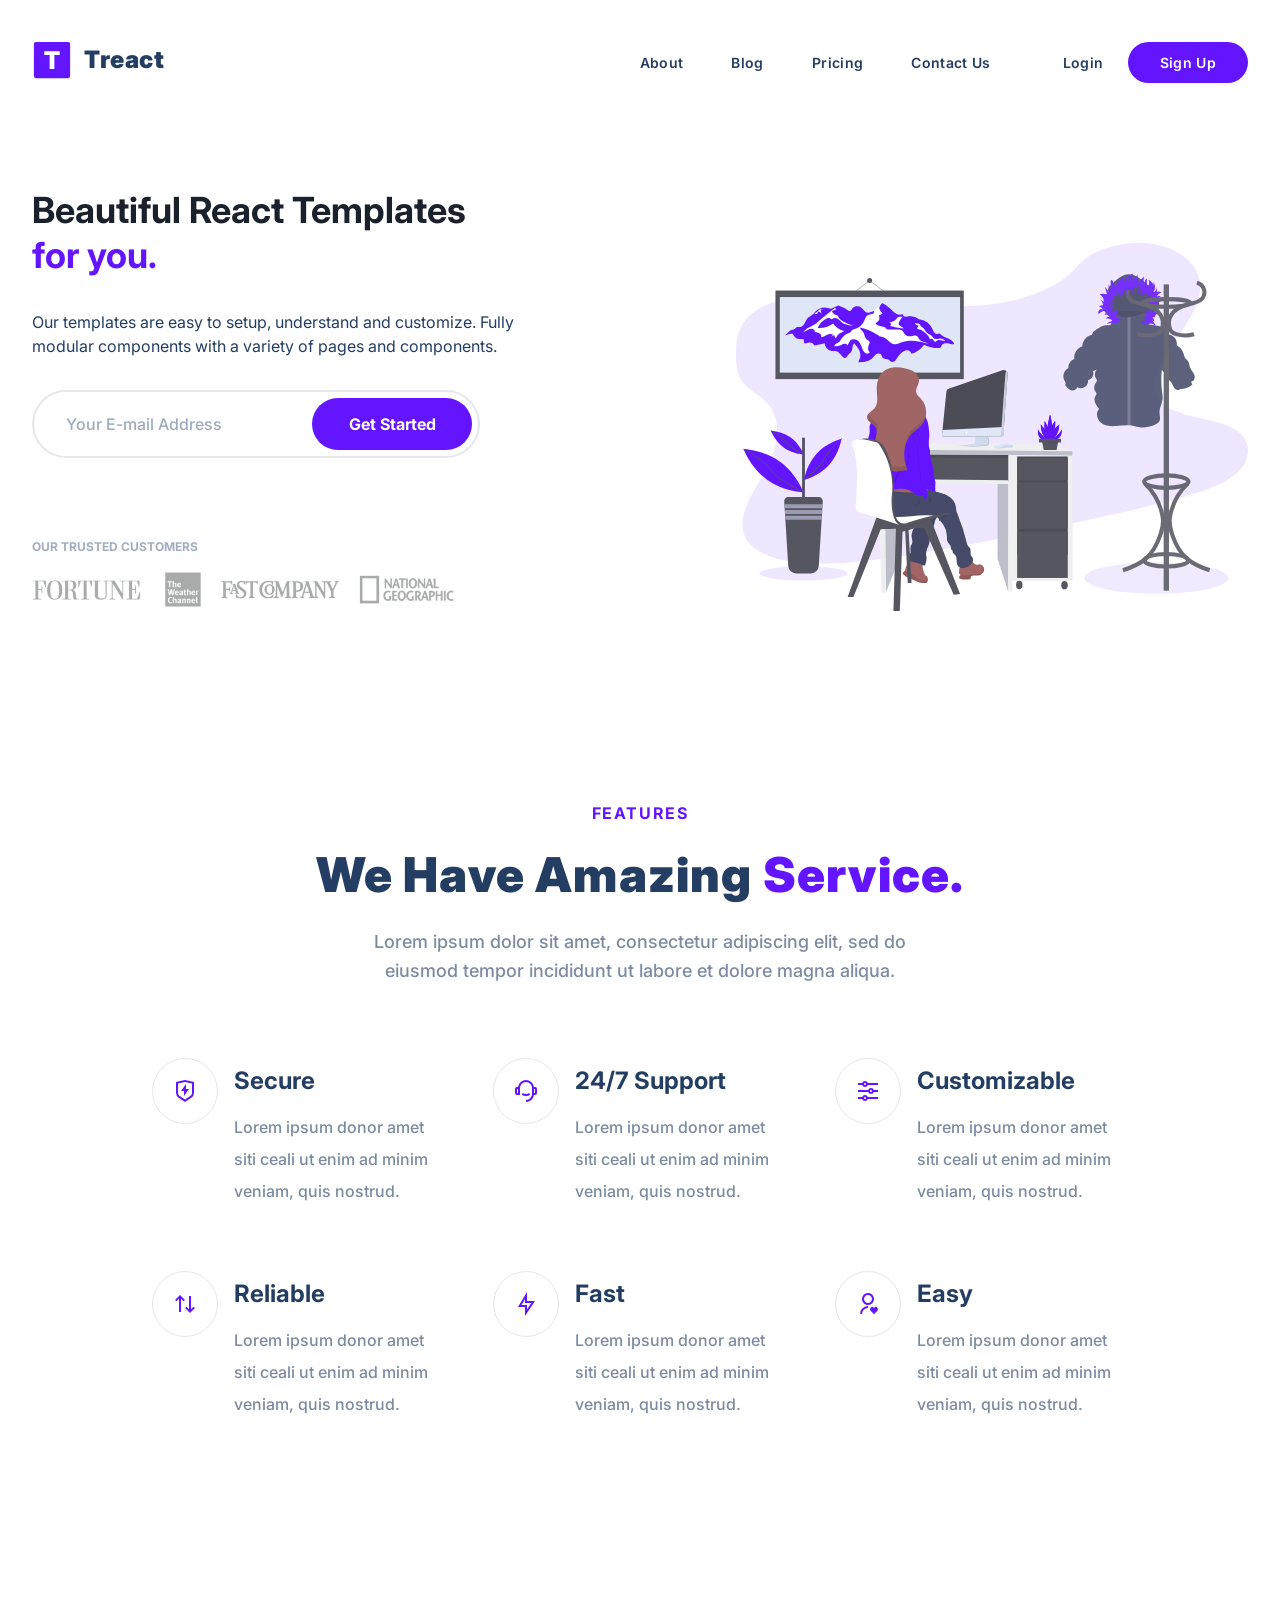
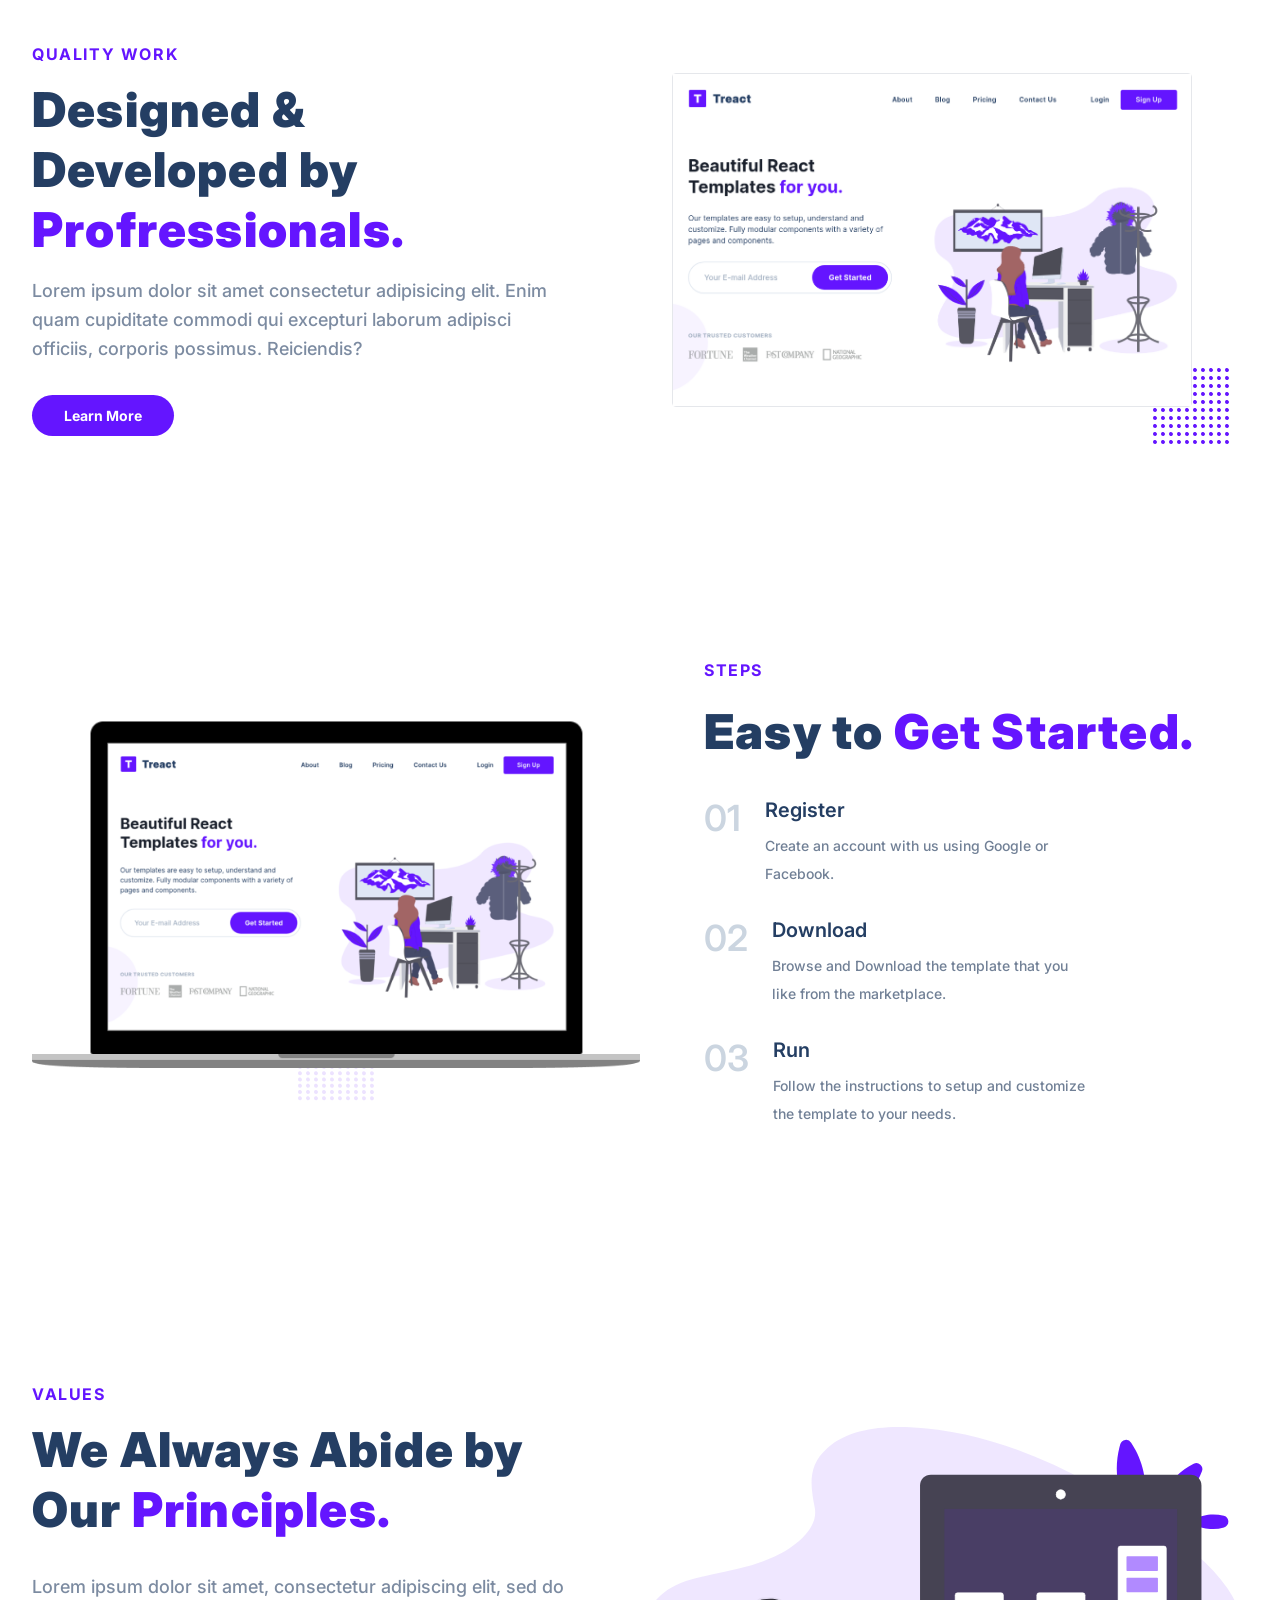
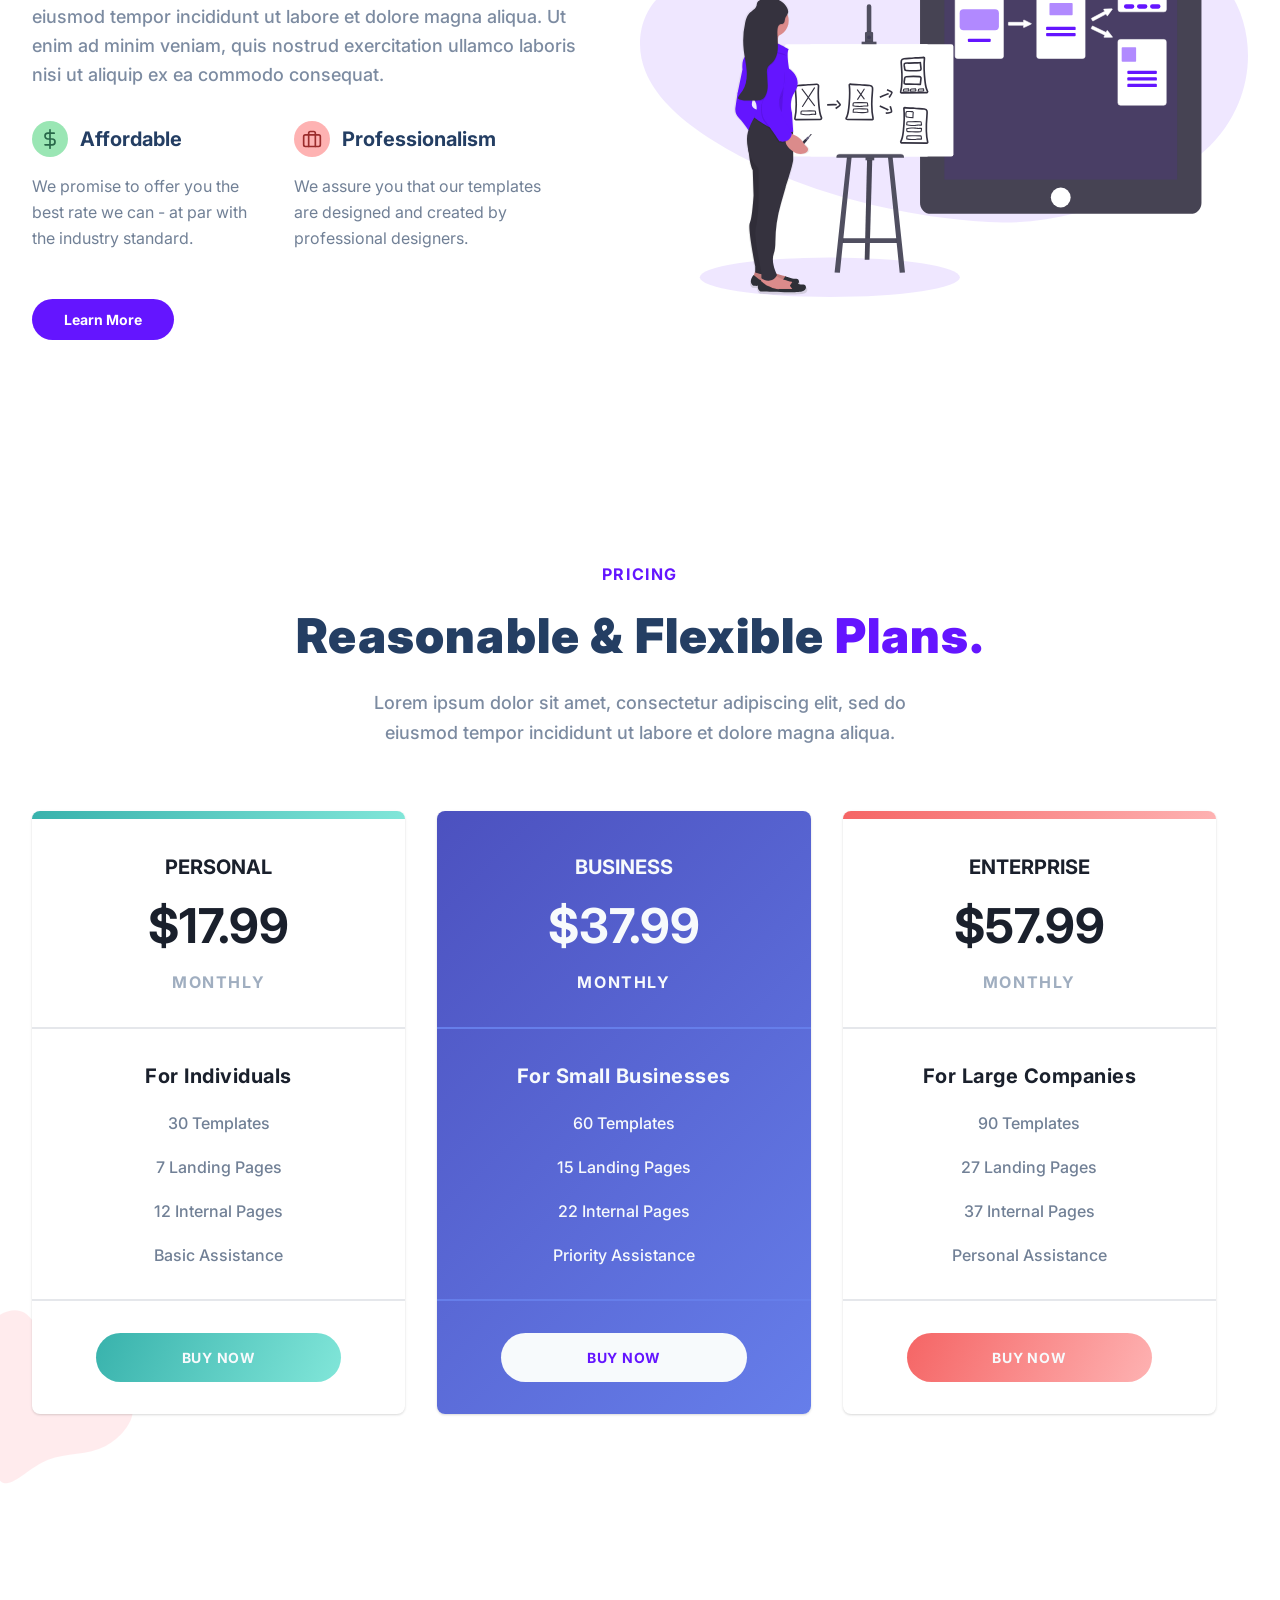
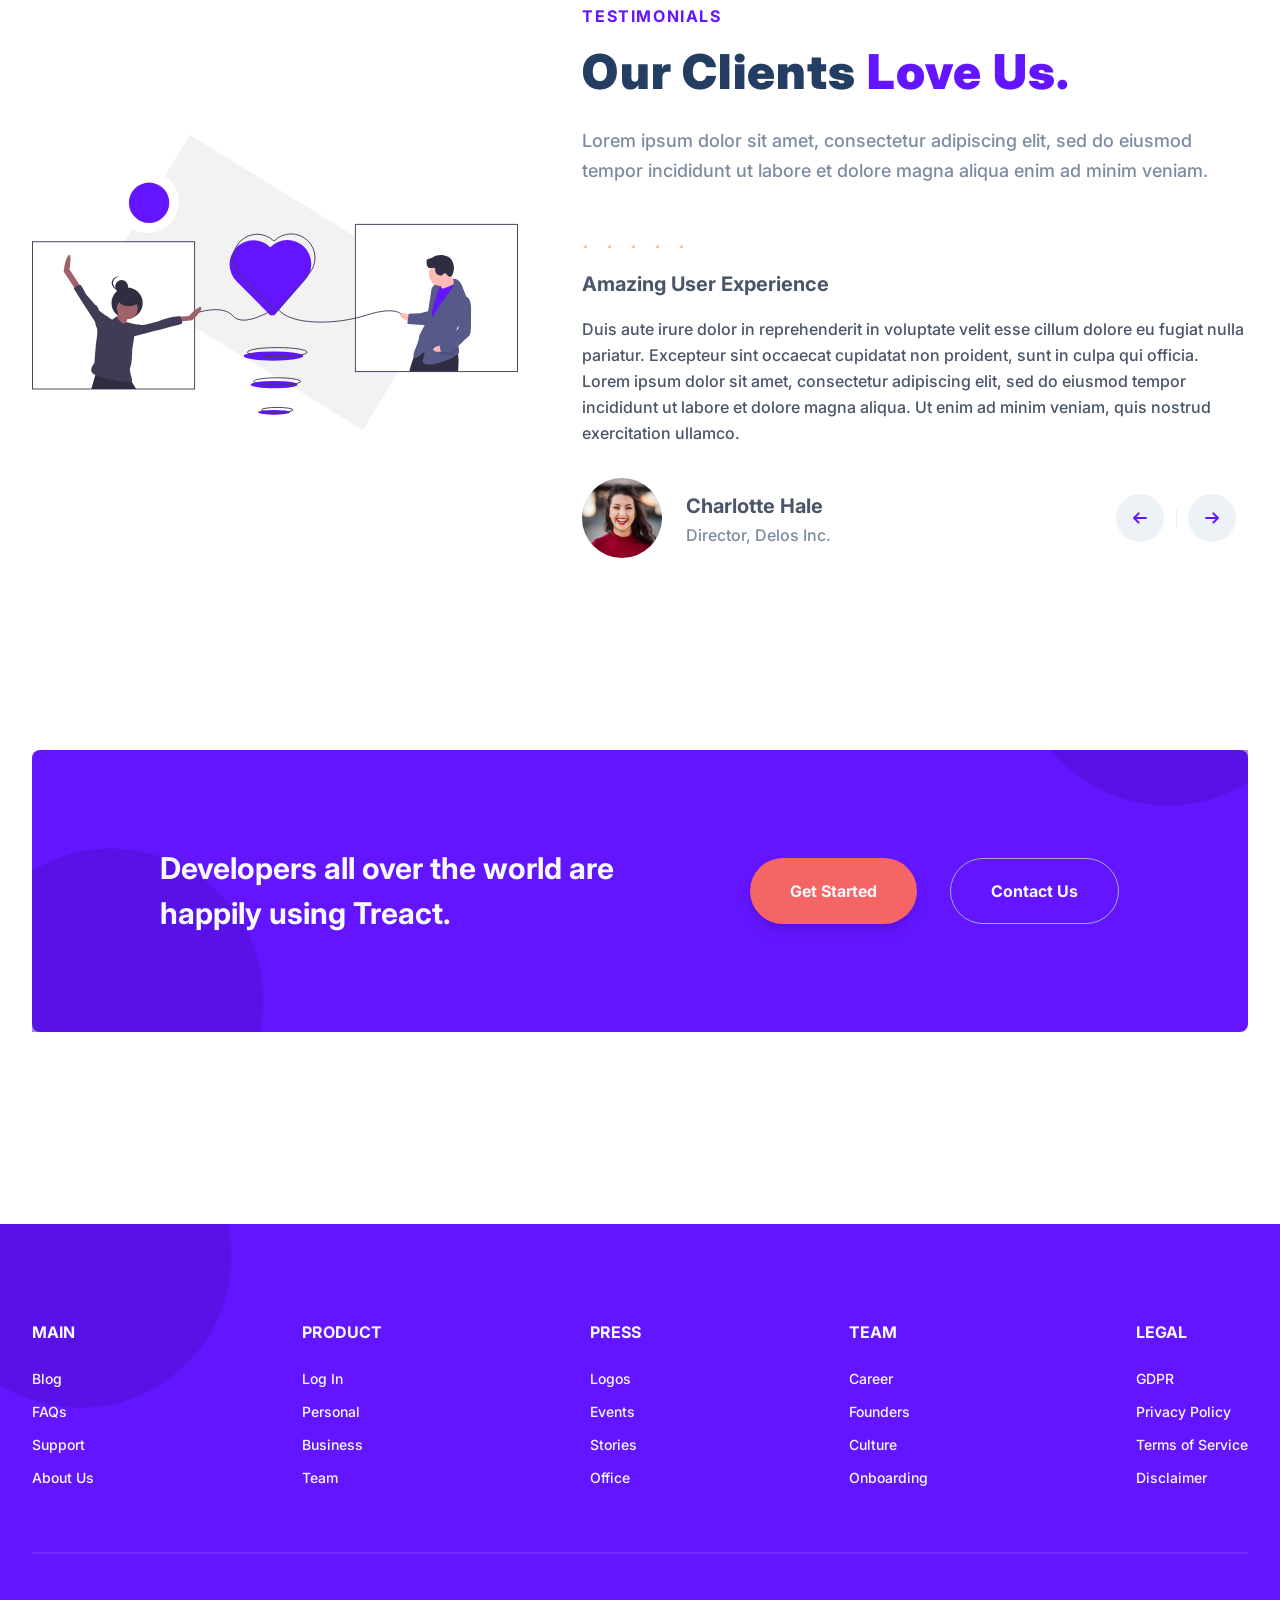
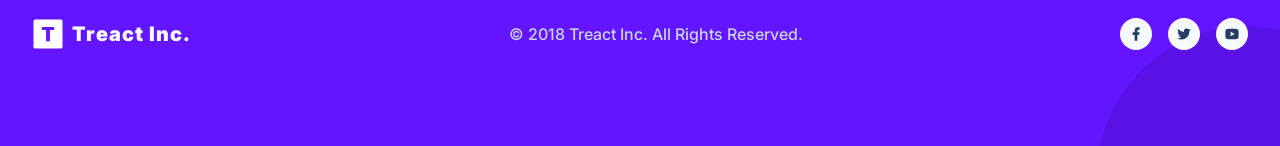
<file: assets/person.html>
<!DOCTYPE html>
<!-- saved from url=(0048)https://module-2-fp-example-website.vercel.app/# -->
<html lang="en"><head><meta http-equiv="Content-Type" content="text/html; charset=UTF-8">
    
    <meta name="viewport" content="width=device-width, initial-scale=1.0">
    <link rel="stylesheet" href="./person_files/style.css">
    <script src="./person_files/6487f0a3d4.js.download" crossorigin="anonymous"></script><style media="all" id="fa-v4-font-face">/*!
 * Font Awesome Free 6.7.2 by @fontawesome - https://fontawesome.com
 * License - https://fontawesome.com/license/free (Icons: CC BY 4.0, Fonts: SIL OFL 1.1, Code: MIT License)
 * Copyright 2024 Fonticons, Inc.
 */@font-face{font-family:"FontAwesome";font-display:block;src:url(https://ka-f.fontawesome.com/releases/v6.7.2/webfonts/free-fa-solid-900.woff2) format("woff2"),url(https://ka-f.fontawesome.com/releases/v6.7.2/webfonts/free-fa-solid-900.ttf) format("truetype")}@font-face{font-family:"FontAwesome";font-display:block;src:url(https://ka-f.fontawesome.com/releases/v6.7.2/webfonts/free-fa-brands-400.woff2) format("woff2"),url(https://ka-f.fontawesome.com/releases/v6.7.2/webfonts/free-fa-brands-400.ttf) format("truetype")}@font-face{font-family:"FontAwesome";font-display:block;src:url(https://ka-f.fontawesome.com/releases/v6.7.2/webfonts/free-fa-regular-400.woff2) format("woff2"),url(https://ka-f.fontawesome.com/releases/v6.7.2/webfonts/free-fa-regular-400.ttf) format("truetype");unicode-range:u+f003,u+f006,u+f014,u+f016-f017,u+f01a-f01b,u+f01d,u+f022,u+f03e,u+f044,u+f046,u+f05c-f05d,u+f06e,u+f070,u+f087-f088,u+f08a,u+f094,u+f096-f097,u+f09d,u+f0a0,u+f0a2,u+f0a4-f0a7,u+f0c5,u+f0c7,u+f0e5-f0e6,u+f0eb,u+f0f6-f0f8,u+f10c,u+f114-f115,u+f118-f11a,u+f11c-f11d,u+f133,u+f147,u+f14e,u+f150-f152,u+f185-f186,u+f18e,u+f190-f192,u+f196,u+f1c1-f1c9,u+f1d9,u+f1db,u+f1e3,u+f1ea,u+f1f7,u+f1f9,u+f20a,u+f247-f248,u+f24a,u+f24d,u+f255-f25b,u+f25d,u+f271-f274,u+f278,u+f27b,u+f28c,u+f28e,u+f29c,u+f2b5,u+f2b7,u+f2ba,u+f2bc,u+f2be,u+f2c0-f2c1,u+f2c3,u+f2d0,u+f2d2,u+f2d4,u+f2dc}@font-face{font-family:"FontAwesome";font-display:block;src:url(https://ka-f.fontawesome.com/releases/v6.7.2/webfonts/free-fa-v4compatibility.woff2) format("woff2"),url(https://ka-f.fontawesome.com/releases/v6.7.2/webfonts/free-fa-v4compatibility.ttf) format("truetype");unicode-range:u+f041,u+f047,u+f065-f066,u+f07d-f07e,u+f080,u+f08b,u+f08e,u+f090,u+f09a,u+f0ac,u+f0ae,u+f0b2,u+f0d0,u+f0d6,u+f0e4,u+f0ec,u+f10a-f10b,u+f123,u+f13e,u+f148-f149,u+f14c,u+f156,u+f15e,u+f160-f161,u+f163,u+f175-f178,u+f195,u+f1f8,u+f219,u+f27a}</style><style media="all" id="fa-v5-font-face">/*!
 * Font Awesome Free 6.7.2 by @fontawesome - https://fontawesome.com
 * License - https://fontawesome.com/license/free (Icons: CC BY 4.0, Fonts: SIL OFL 1.1, Code: MIT License)
 * Copyright 2024 Fonticons, Inc.
 */@font-face{font-family:"Font Awesome 5 Brands";font-display:block;font-weight:400;src:url(https://ka-f.fontawesome.com/releases/v6.7.2/webfonts/free-fa-brands-400.woff2) format("woff2"),url(https://ka-f.fontawesome.com/releases/v6.7.2/webfonts/free-fa-brands-400.ttf) format("truetype")}@font-face{font-family:"Font Awesome 5 Free";font-display:block;font-weight:900;src:url(https://ka-f.fontawesome.com/releases/v6.7.2/webfonts/free-fa-solid-900.woff2) format("woff2"),url(https://ka-f.fontawesome.com/releases/v6.7.2/webfonts/free-fa-solid-900.ttf) format("truetype")}@font-face{font-family:"Font Awesome 5 Free";font-display:block;font-weight:400;src:url(https://ka-f.fontawesome.com/releases/v6.7.2/webfonts/free-fa-regular-400.woff2) format("woff2"),url(https://ka-f.fontawesome.com/releases/v6.7.2/webfonts/free-fa-regular-400.ttf) format("truetype")}</style><style media="all" id="fa-v4-shims">/*!
 * Font Awesome Free 6.7.2 by @fontawesome - https://fontawesome.com
 * License - https://fontawesome.com/license/free (Icons: CC BY 4.0, Fonts: SIL OFL 1.1, Code: MIT License)
 * Copyright 2024 Fonticons, Inc.
 */.fa.fa-glass{--fa:"\f000"}.fa.fa-envelope-o{--fa:"\f0e0"}.fa.fa-envelope-o,.fa.fa-star-o{font-family:"Font Awesome 6 Free";font-weight:400}.fa.fa-star-o{--fa:"\f005"}.fa.fa-close,.fa.fa-remove{--fa:"\f00d"}.fa.fa-gear{--fa:"\f013"}.fa.fa-trash-o{font-family:"Font Awesome 6 Free";font-weight:400;--fa:"\f2ed"}.fa.fa-home{--fa:"\f015"}.fa.fa-file-o{--fa:"\f15b"}.fa.fa-clock-o,.fa.fa-file-o{font-family:"Font Awesome 6 Free";font-weight:400}.fa.fa-clock-o{--fa:"\f017"}.fa.fa-arrow-circle-o-down{--fa:"\f358"}.fa.fa-arrow-circle-o-down,.fa.fa-arrow-circle-o-up{font-family:"Font Awesome 6 Free";font-weight:400}.fa.fa-arrow-circle-o-up{--fa:"\f35b"}.fa.fa-play-circle-o{font-family:"Font Awesome 6 Free";font-weight:400;--fa:"\f144"}.fa.fa-repeat,.fa.fa-rotate-right{--fa:"\f01e"}.fa.fa-refresh{--fa:"\f021"}.fa.fa-list-alt{font-family:"Font Awesome 6 Free";font-weight:400;--fa:"\f022"}.fa.fa-dedent{--fa:"\f03b"}.fa.fa-video-camera{--fa:"\f03d"}.fa.fa-picture-o{--fa:"\f03e"}.fa.fa-photo,.fa.fa-picture-o{font-family:"Font Awesome 6 Free";font-weight:400}.fa.fa-photo{--fa:"\f03e"}.fa.fa-image{font-family:"Font Awesome 6 Free";font-weight:400;--fa:"\f03e"}.fa.fa-map-marker{--fa:"\f3c5"}.fa.fa-pencil-square-o{--fa:"\f044"}.fa.fa-edit,.fa.fa-pencil-square-o{font-family:"Font Awesome 6 Free";font-weight:400}.fa.fa-edit{--fa:"\f044"}.fa.fa-share-square-o{--fa:"\f14d"}.fa.fa-check-square-o{font-family:"Font Awesome 6 Free";font-weight:400;--fa:"\f14a"}.fa.fa-arrows{--fa:"\f0b2"}.fa.fa-times-circle-o{--fa:"\f057"}.fa.fa-check-circle-o,.fa.fa-times-circle-o{font-family:"Font Awesome 6 Free";font-weight:400}.fa.fa-check-circle-o{--fa:"\f058"}.fa.fa-mail-forward{--fa:"\f064"}.fa.fa-expand{--fa:"\f424"}.fa.fa-compress{--fa:"\f422"}.fa.fa-eye,.fa.fa-eye-slash{font-family:"Font Awesome 6 Free";font-weight:400}.fa.fa-warning{--fa:"\f071"}.fa.fa-calendar{--fa:"\f073"}.fa.fa-arrows-v{--fa:"\f338"}.fa.fa-arrows-h{--fa:"\f337"}.fa.fa-bar-chart,.fa.fa-bar-chart-o{--fa:"\e0e3"}.fa.fa-twitter-square{--fa:"\f081"}.fa.fa-facebook-square,.fa.fa-twitter-square{font-family:"Font Awesome 6 Brands";font-weight:400}.fa.fa-facebook-square{--fa:"\f082"}.fa.fa-gears{--fa:"\f085"}.fa.fa-thumbs-o-up{--fa:"\f164"}.fa.fa-thumbs-o-down,.fa.fa-thumbs-o-up{font-family:"Font Awesome 6 Free";font-weight:400}.fa.fa-thumbs-o-down{--fa:"\f165"}.fa.fa-heart-o{font-family:"Font Awesome 6 Free";font-weight:400;--fa:"\f004"}.fa.fa-sign-out{--fa:"\f2f5"}.fa.fa-linkedin-square{font-family:"Font Awesome 6 Brands";font-weight:400;--fa:"\f08c"}.fa.fa-thumb-tack{--fa:"\f08d"}.fa.fa-external-link{--fa:"\f35d"}.fa.fa-sign-in{--fa:"\f2f6"}.fa.fa-github-square{font-family:"Font Awesome 6 Brands";font-weight:400;--fa:"\f092"}.fa.fa-lemon-o{--fa:"\f094"}.fa.fa-lemon-o,.fa.fa-square-o{font-family:"Font Awesome 6 Free";font-weight:400}.fa.fa-square-o{--fa:"\f0c8"}.fa.fa-bookmark-o{font-family:"Font Awesome 6 Free";font-weight:400;--fa:"\f02e"}.fa.fa-facebook,.fa.fa-twitter{font-family:"Font Awesome 6 Brands";font-weight:400}.fa.fa-facebook{--fa:"\f39e"}.fa.fa-facebook-f{--fa:"\f39e"}.fa.fa-facebook-f,.fa.fa-github{font-family:"Font Awesome 6 Brands";font-weight:400}.fa.fa-credit-card{font-family:"Font Awesome 6 Free";font-weight:400}.fa.fa-feed{--fa:"\f09e"}.fa.fa-hdd-o{font-family:"Font Awesome 6 Free";font-weight:400;--fa:"\f0a0"}.fa.fa-hand-o-right{--fa:"\f0a4"}.fa.fa-hand-o-left,.fa.fa-hand-o-right{font-family:"Font Awesome 6 Free";font-weight:400}.fa.fa-hand-o-left{--fa:"\f0a5"}.fa.fa-hand-o-up{--fa:"\f0a6"}.fa.fa-hand-o-down,.fa.fa-hand-o-up{font-family:"Font Awesome 6 Free";font-weight:400}.fa.fa-hand-o-down{--fa:"\f0a7"}.fa.fa-globe{--fa:"\f57d"}.fa.fa-tasks{--fa:"\f828"}.fa.fa-arrows-alt{--fa:"\f31e"}.fa.fa-group{--fa:"\f0c0"}.fa.fa-chain{--fa:"\f0c1"}.fa.fa-cut{--fa:"\f0c4"}.fa.fa-files-o{--fa:"\f0c5"}.fa.fa-files-o,.fa.fa-floppy-o{font-family:"Font Awesome 6 Free";font-weight:400}.fa.fa-floppy-o{--fa:"\f0c7"}.fa.fa-save{font-family:"Font Awesome 6 Free";font-weight:400;--fa:"\f0c7"}.fa.fa-navicon,.fa.fa-reorder{--fa:"\f0c9"}.fa.fa-magic{--fa:"\e2ca"}.fa.fa-pinterest,.fa.fa-pinterest-square{font-family:"Font Awesome 6 Brands";font-weight:400}.fa.fa-pinterest-square{--fa:"\f0d3"}.fa.fa-google-plus-square{--fa:"\f0d4"}.fa.fa-google-plus,.fa.fa-google-plus-square{font-family:"Font Awesome 6 Brands";font-weight:400}.fa.fa-google-plus{--fa:"\f0d5"}.fa.fa-money{--fa:"\f3d1"}.fa.fa-unsorted{--fa:"\f0dc"}.fa.fa-sort-desc{--fa:"\f0dd"}.fa.fa-sort-asc{--fa:"\f0de"}.fa.fa-linkedin{font-family:"Font Awesome 6 Brands";font-weight:400;--fa:"\f0e1"}.fa.fa-rotate-left{--fa:"\f0e2"}.fa.fa-legal{--fa:"\f0e3"}.fa.fa-dashboard,.fa.fa-tachometer{--fa:"\f625"}.fa.fa-comment-o{--fa:"\f075"}.fa.fa-comment-o,.fa.fa-comments-o{font-family:"Font Awesome 6 Free";font-weight:400}.fa.fa-comments-o{--fa:"\f086"}.fa.fa-flash{--fa:"\f0e7"}.fa.fa-clipboard{--fa:"\f0ea"}.fa.fa-lightbulb-o{font-family:"Font Awesome 6 Free";font-weight:400;--fa:"\f0eb"}.fa.fa-exchange{--fa:"\f362"}.fa.fa-cloud-download{--fa:"\f0ed"}.fa.fa-cloud-upload{--fa:"\f0ee"}.fa.fa-bell-o{font-family:"Font Awesome 6 Free";font-weight:400;--fa:"\f0f3"}.fa.fa-cutlery{--fa:"\f2e7"}.fa.fa-file-text-o{--fa:"\f15c"}.fa.fa-building-o,.fa.fa-file-text-o{font-family:"Font Awesome 6 Free";font-weight:400}.fa.fa-building-o{--fa:"\f1ad"}.fa.fa-hospital-o{font-family:"Font Awesome 6 Free";font-weight:400;--fa:"\f0f8"}.fa.fa-tablet{--fa:"\f3fa"}.fa.fa-mobile,.fa.fa-mobile-phone{--fa:"\f3cd"}.fa.fa-circle-o{font-family:"Font Awesome 6 Free";font-weight:400;--fa:"\f111"}.fa.fa-mail-reply{--fa:"\f3e5"}.fa.fa-github-alt{font-family:"Font Awesome 6 Brands";font-weight:400}.fa.fa-folder-o{--fa:"\f07b"}.fa.fa-folder-o,.fa.fa-folder-open-o{font-family:"Font Awesome 6 Free";font-weight:400}.fa.fa-folder-open-o{--fa:"\f07c"}.fa.fa-smile-o{--fa:"\f118"}.fa.fa-frown-o,.fa.fa-smile-o{font-family:"Font Awesome 6 Free";font-weight:400}.fa.fa-frown-o{--fa:"\f119"}.fa.fa-meh-o{--fa:"\f11a"}.fa.fa-keyboard-o,.fa.fa-meh-o{font-family:"Font Awesome 6 Free";font-weight:400}.fa.fa-keyboard-o{--fa:"\f11c"}.fa.fa-flag-o{font-family:"Font Awesome 6 Free";font-weight:400;--fa:"\f024"}.fa.fa-mail-reply-all{--fa:"\f122"}.fa.fa-star-half-o{--fa:"\f5c0"}.fa.fa-star-half-empty,.fa.fa-star-half-o{font-family:"Font Awesome 6 Free";font-weight:400}.fa.fa-star-half-empty{--fa:"\f5c0"}.fa.fa-star-half-full{font-family:"Font Awesome 6 Free";font-weight:400;--fa:"\f5c0"}.fa.fa-code-fork{--fa:"\f126"}.fa.fa-chain-broken,.fa.fa-unlink{--fa:"\f127"}.fa.fa-calendar-o{font-family:"Font Awesome 6 Free";font-weight:400;--fa:"\f133"}.fa.fa-css3,.fa.fa-html5,.fa.fa-maxcdn{font-family:"Font Awesome 6 Brands";font-weight:400}.fa.fa-unlock-alt{--fa:"\f09c"}.fa.fa-minus-square-o{font-family:"Font Awesome 6 Free";font-weight:400;--fa:"\f146"}.fa.fa-level-up{--fa:"\f3bf"}.fa.fa-level-down{--fa:"\f3be"}.fa.fa-pencil-square{--fa:"\f14b"}.fa.fa-external-link-square{--fa:"\f360"}.fa.fa-compass{font-family:"Font Awesome 6 Free";font-weight:400}.fa.fa-caret-square-o-down{font-family:"Font Awesome 6 Free";font-weight:400;--fa:"\f150"}.fa.fa-toggle-down{font-family:"Font Awesome 6 Free";font-weight:400;--fa:"\f150"}.fa.fa-caret-square-o-up{font-family:"Font Awesome 6 Free";font-weight:400;--fa:"\f151"}.fa.fa-toggle-up{font-family:"Font Awesome 6 Free";font-weight:400;--fa:"\f151"}.fa.fa-caret-square-o-right{font-family:"Font Awesome 6 Free";font-weight:400;--fa:"\f152"}.fa.fa-toggle-right{font-family:"Font Awesome 6 Free";font-weight:400;--fa:"\f152"}.fa.fa-eur,.fa.fa-euro{--fa:"\f153"}.fa.fa-gbp{--fa:"\f154"}.fa.fa-dollar,.fa.fa-usd{--fa:"\24"}.fa.fa-inr,.fa.fa-rupee{--fa:"\e1bc"}.fa.fa-cny,.fa.fa-jpy,.fa.fa-rmb,.fa.fa-yen{--fa:"\f157"}.fa.fa-rouble,.fa.fa-rub,.fa.fa-ruble{--fa:"\f158"}.fa.fa-krw,.fa.fa-won{--fa:"\f159"}.fa.fa-bitcoin,.fa.fa-btc{font-family:"Font Awesome 6 Brands";font-weight:400}.fa.fa-bitcoin{--fa:"\f15a"}.fa.fa-file-text{--fa:"\f15c"}.fa.fa-sort-alpha-asc{--fa:"\f15d"}.fa.fa-sort-alpha-desc{--fa:"\f881"}.fa.fa-sort-amount-asc{--fa:"\f884"}.fa.fa-sort-amount-desc{--fa:"\f160"}.fa.fa-sort-numeric-asc{--fa:"\f162"}.fa.fa-sort-numeric-desc{--fa:"\f886"}.fa.fa-youtube-square{--fa:"\f431"}.fa.fa-xing,.fa.fa-xing-square,.fa.fa-youtube,.fa.fa-youtube-square{font-family:"Font Awesome 6 Brands";font-weight:400}.fa.fa-xing-square{--fa:"\f169"}.fa.fa-youtube-play{--fa:"\f167"}.fa.fa-adn,.fa.fa-bitbucket,.fa.fa-bitbucket-square,.fa.fa-dropbox,.fa.fa-flickr,.fa.fa-instagram,.fa.fa-stack-overflow,.fa.fa-youtube-play{font-family:"Font Awesome 6 Brands";font-weight:400}.fa.fa-bitbucket-square{--fa:"\f171"}.fa.fa-tumblr,.fa.fa-tumblr-square{font-family:"Font Awesome 6 Brands";font-weight:400}.fa.fa-tumblr-square{--fa:"\f174"}.fa.fa-long-arrow-down{--fa:"\f309"}.fa.fa-long-arrow-up{--fa:"\f30c"}.fa.fa-long-arrow-left{--fa:"\f30a"}.fa.fa-long-arrow-right{--fa:"\f30b"}.fa.fa-android,.fa.fa-apple,.fa.fa-dribbble,.fa.fa-foursquare,.fa.fa-gittip,.fa.fa-gratipay,.fa.fa-linux,.fa.fa-skype,.fa.fa-trello,.fa.fa-windows{font-family:"Font Awesome 6 Brands";font-weight:400}.fa.fa-gittip{--fa:"\f184"}.fa.fa-sun-o{--fa:"\f185"}.fa.fa-moon-o,.fa.fa-sun-o{font-family:"Font Awesome 6 Free";font-weight:400}.fa.fa-moon-o{--fa:"\f186"}.fa.fa-pagelines,.fa.fa-renren,.fa.fa-stack-exchange,.fa.fa-vk,.fa.fa-weibo{font-family:"Font Awesome 6 Brands";font-weight:400}.fa.fa-arrow-circle-o-right{--fa:"\f35a"}.fa.fa-arrow-circle-o-left,.fa.fa-arrow-circle-o-right{font-family:"Font Awesome 6 Free";font-weight:400}.fa.fa-arrow-circle-o-left{--fa:"\f359"}.fa.fa-caret-square-o-left{font-family:"Font Awesome 6 Free";font-weight:400;--fa:"\f191"}.fa.fa-toggle-left{--fa:"\f191"}.fa.fa-dot-circle-o,.fa.fa-toggle-left{font-family:"Font Awesome 6 Free";font-weight:400}.fa.fa-dot-circle-o{--fa:"\f192"}.fa.fa-vimeo-square{font-family:"Font Awesome 6 Brands";font-weight:400;--fa:"\f194"}.fa.fa-try,.fa.fa-turkish-lira{--fa:"\e2bb"}.fa.fa-plus-square-o{font-family:"Font Awesome 6 Free";font-weight:400;--fa:"\f0fe"}.fa.fa-openid,.fa.fa-slack,.fa.fa-wordpress{font-family:"Font Awesome 6 Brands";font-weight:400}.fa.fa-bank,.fa.fa-institution{--fa:"\f19c"}.fa.fa-mortar-board{--fa:"\f19d"}.fa.fa-google,.fa.fa-reddit,.fa.fa-reddit-square,.fa.fa-yahoo{font-family:"Font Awesome 6 Brands";font-weight:400}.fa.fa-reddit-square{--fa:"\f1a2"}.fa.fa-behance,.fa.fa-behance-square,.fa.fa-delicious,.fa.fa-digg,.fa.fa-drupal,.fa.fa-joomla,.fa.fa-pied-piper-alt,.fa.fa-pied-piper-pp,.fa.fa-stumbleupon,.fa.fa-stumbleupon-circle{font-family:"Font Awesome 6 Brands";font-weight:400}.fa.fa-behance-square{--fa:"\f1b5"}.fa.fa-steam,.fa.fa-steam-square{font-family:"Font Awesome 6 Brands";font-weight:400}.fa.fa-steam-square{--fa:"\f1b7"}.fa.fa-automobile{--fa:"\f1b9"}.fa.fa-cab{--fa:"\f1ba"}.fa.fa-deviantart,.fa.fa-soundcloud,.fa.fa-spotify{font-family:"Font Awesome 6 Brands";font-weight:400}.fa.fa-file-pdf-o{--fa:"\f1c1"}.fa.fa-file-pdf-o,.fa.fa-file-word-o{font-family:"Font Awesome 6 Free";font-weight:400}.fa.fa-file-word-o{--fa:"\f1c2"}.fa.fa-file-excel-o{--fa:"\f1c3"}.fa.fa-file-excel-o,.fa.fa-file-powerpoint-o{font-family:"Font Awesome 6 Free";font-weight:400}.fa.fa-file-powerpoint-o{--fa:"\f1c4"}.fa.fa-file-image-o{--fa:"\f1c5"}.fa.fa-file-image-o,.fa.fa-file-photo-o{font-family:"Font Awesome 6 Free";font-weight:400}.fa.fa-file-photo-o{--fa:"\f1c5"}.fa.fa-file-picture-o{--fa:"\f1c5"}.fa.fa-file-archive-o,.fa.fa-file-picture-o{font-family:"Font Awesome 6 Free";font-weight:400}.fa.fa-file-archive-o{--fa:"\f1c6"}.fa.fa-file-zip-o{--fa:"\f1c6"}.fa.fa-file-audio-o,.fa.fa-file-zip-o{font-family:"Font Awesome 6 Free";font-weight:400}.fa.fa-file-audio-o{--fa:"\f1c7"}.fa.fa-file-sound-o{--fa:"\f1c7"}.fa.fa-file-sound-o,.fa.fa-file-video-o{font-family:"Font Awesome 6 Free";font-weight:400}.fa.fa-file-video-o{--fa:"\f1c8"}.fa.fa-file-movie-o{--fa:"\f1c8"}.fa.fa-file-code-o,.fa.fa-file-movie-o{font-family:"Font Awesome 6 Free";font-weight:400}.fa.fa-file-code-o{--fa:"\f1c9"}.fa.fa-codepen,.fa.fa-jsfiddle,.fa.fa-vine{font-family:"Font Awesome 6 Brands";font-weight:400}.fa.fa-life-bouy,.fa.fa-life-buoy,.fa.fa-life-saver,.fa.fa-support{--fa:"\f1cd"}.fa.fa-circle-o-notch{--fa:"\f1ce"}.fa.fa-ra,.fa.fa-rebel{font-family:"Font Awesome 6 Brands";font-weight:400}.fa.fa-ra{--fa:"\f1d0"}.fa.fa-resistance{--fa:"\f1d0"}.fa.fa-empire,.fa.fa-ge,.fa.fa-resistance{font-family:"Font Awesome 6 Brands";font-weight:400}.fa.fa-ge{--fa:"\f1d1"}.fa.fa-git-square{--fa:"\f1d2"}.fa.fa-git,.fa.fa-git-square,.fa.fa-hacker-news,.fa.fa-y-combinator-square{font-family:"Font Awesome 6 Brands";font-weight:400}.fa.fa-y-combinator-square{--fa:"\f1d4"}.fa.fa-yc-square{--fa:"\f1d4"}.fa.fa-qq,.fa.fa-tencent-weibo,.fa.fa-wechat,.fa.fa-weixin,.fa.fa-yc-square{font-family:"Font Awesome 6 Brands";font-weight:400}.fa.fa-wechat{--fa:"\f1d7"}.fa.fa-send{--fa:"\f1d8"}.fa.fa-paper-plane-o{--fa:"\f1d8"}.fa.fa-paper-plane-o,.fa.fa-send-o{font-family:"Font Awesome 6 Free";font-weight:400}.fa.fa-send-o{--fa:"\f1d8"}.fa.fa-circle-thin{font-family:"Font Awesome 6 Free";font-weight:400;--fa:"\f111"}.fa.fa-header{--fa:"\f1dc"}.fa.fa-futbol-o{--fa:"\f1e3"}.fa.fa-futbol-o,.fa.fa-soccer-ball-o{font-family:"Font Awesome 6 Free";font-weight:400}.fa.fa-soccer-ball-o{--fa:"\f1e3"}.fa.fa-slideshare,.fa.fa-twitch,.fa.fa-yelp{font-family:"Font Awesome 6 Brands";font-weight:400}.fa.fa-newspaper-o{font-family:"Font Awesome 6 Free";font-weight:400;--fa:"\f1ea"}.fa.fa-cc-amex,.fa.fa-cc-discover,.fa.fa-cc-mastercard,.fa.fa-cc-paypal,.fa.fa-cc-stripe,.fa.fa-cc-visa,.fa.fa-google-wallet,.fa.fa-paypal{font-family:"Font Awesome 6 Brands";font-weight:400}.fa.fa-bell-slash-o{font-family:"Font Awesome 6 Free";font-weight:400;--fa:"\f1f6"}.fa.fa-trash{--fa:"\f2ed"}.fa.fa-copyright{font-family:"Font Awesome 6 Free";font-weight:400}.fa.fa-eyedropper{--fa:"\f1fb"}.fa.fa-area-chart{--fa:"\f1fe"}.fa.fa-pie-chart{--fa:"\f200"}.fa.fa-line-chart{--fa:"\f201"}.fa.fa-lastfm,.fa.fa-lastfm-square{font-family:"Font Awesome 6 Brands";font-weight:400}.fa.fa-lastfm-square{--fa:"\f203"}.fa.fa-angellist,.fa.fa-ioxhost{font-family:"Font Awesome 6 Brands";font-weight:400}.fa.fa-cc{font-family:"Font Awesome 6 Free";font-weight:400;--fa:"\f20a"}.fa.fa-ils,.fa.fa-shekel,.fa.fa-sheqel{--fa:"\f20b"}.fa.fa-buysellads,.fa.fa-connectdevelop,.fa.fa-dashcube,.fa.fa-forumbee,.fa.fa-leanpub,.fa.fa-sellsy,.fa.fa-shirtsinbulk,.fa.fa-simplybuilt,.fa.fa-skyatlas{font-family:"Font Awesome 6 Brands";font-weight:400}.fa.fa-diamond{font-family:"Font Awesome 6 Free";font-weight:400;--fa:"\f3a5"}.fa.fa-intersex,.fa.fa-transgender{--fa:"\f224"}.fa.fa-transgender-alt{--fa:"\f225"}.fa.fa-facebook-official{--fa:"\f09a"}.fa.fa-facebook-official,.fa.fa-pinterest-p,.fa.fa-whatsapp{font-family:"Font Awesome 6 Brands";font-weight:400}.fa.fa-hotel{--fa:"\f236"}.fa.fa-medium,.fa.fa-viacoin,.fa.fa-y-combinator,.fa.fa-yc{font-family:"Font Awesome 6 Brands";font-weight:400}.fa.fa-yc{--fa:"\f23b"}.fa.fa-expeditedssl,.fa.fa-opencart,.fa.fa-optin-monster{font-family:"Font Awesome 6 Brands";font-weight:400}.fa.fa-battery,.fa.fa-battery-4{--fa:"\f240"}.fa.fa-battery-3{--fa:"\f241"}.fa.fa-battery-2{--fa:"\f242"}.fa.fa-battery-1{--fa:"\f243"}.fa.fa-battery-0{--fa:"\f244"}.fa.fa-object-group,.fa.fa-object-ungroup,.fa.fa-sticky-note-o{font-family:"Font Awesome 6 Free";font-weight:400}.fa.fa-sticky-note-o{--fa:"\f249"}.fa.fa-cc-diners-club,.fa.fa-cc-jcb{font-family:"Font Awesome 6 Brands";font-weight:400}.fa.fa-clone{font-family:"Font Awesome 6 Free";font-weight:400}.fa.fa-hourglass-o{--fa:"\f254"}.fa.fa-hourglass-1{--fa:"\f251"}.fa.fa-hourglass-2{--fa:"\f252"}.fa.fa-hourglass-3{--fa:"\f253"}.fa.fa-hand-rock-o{--fa:"\f255"}.fa.fa-hand-grab-o,.fa.fa-hand-rock-o{font-family:"Font Awesome 6 Free";font-weight:400}.fa.fa-hand-grab-o{--fa:"\f255"}.fa.fa-hand-paper-o{--fa:"\f256"}.fa.fa-hand-paper-o,.fa.fa-hand-stop-o{font-family:"Font Awesome 6 Free";font-weight:400}.fa.fa-hand-stop-o{--fa:"\f256"}.fa.fa-hand-scissors-o{--fa:"\f257"}.fa.fa-hand-lizard-o,.fa.fa-hand-scissors-o{font-family:"Font Awesome 6 Free";font-weight:400}.fa.fa-hand-lizard-o{--fa:"\f258"}.fa.fa-hand-spock-o{--fa:"\f259"}.fa.fa-hand-pointer-o,.fa.fa-hand-spock-o{font-family:"Font Awesome 6 Free";font-weight:400}.fa.fa-hand-pointer-o{--fa:"\f25a"}.fa.fa-hand-peace-o{--fa:"\f25b"}.fa.fa-hand-peace-o,.fa.fa-registered{font-family:"Font Awesome 6 Free";font-weight:400}.fa.fa-creative-commons,.fa.fa-gg,.fa.fa-gg-circle,.fa.fa-odnoklassniki,.fa.fa-odnoklassniki-square{font-family:"Font Awesome 6 Brands";font-weight:400}.fa.fa-odnoklassniki-square{--fa:"\f264"}.fa.fa-chrome,.fa.fa-firefox,.fa.fa-get-pocket,.fa.fa-internet-explorer,.fa.fa-opera,.fa.fa-safari,.fa.fa-wikipedia-w{font-family:"Font Awesome 6 Brands";font-weight:400}.fa.fa-television{--fa:"\f26c"}.fa.fa-500px,.fa.fa-amazon,.fa.fa-contao{font-family:"Font Awesome 6 Brands";font-weight:400}.fa.fa-calendar-plus-o{--fa:"\f271"}.fa.fa-calendar-minus-o,.fa.fa-calendar-plus-o{font-family:"Font Awesome 6 Free";font-weight:400}.fa.fa-calendar-minus-o{--fa:"\f272"}.fa.fa-calendar-times-o{--fa:"\f273"}.fa.fa-calendar-check-o,.fa.fa-calendar-times-o{font-family:"Font Awesome 6 Free";font-weight:400}.fa.fa-calendar-check-o{--fa:"\f274"}.fa.fa-map-o{font-family:"Font Awesome 6 Free";font-weight:400;--fa:"\f279"}.fa.fa-commenting{--fa:"\f4ad"}.fa.fa-commenting-o{font-family:"Font Awesome 6 Free";font-weight:400;--fa:"\f4ad"}.fa.fa-houzz,.fa.fa-vimeo{font-family:"Font Awesome 6 Brands";font-weight:400}.fa.fa-vimeo{--fa:"\f27d"}.fa.fa-black-tie,.fa.fa-edge,.fa.fa-fonticons,.fa.fa-reddit-alien{font-family:"Font Awesome 6 Brands";font-weight:400}.fa.fa-credit-card-alt{--fa:"\f09d"}.fa.fa-codiepie,.fa.fa-fort-awesome,.fa.fa-mixcloud,.fa.fa-modx,.fa.fa-product-hunt,.fa.fa-scribd,.fa.fa-usb{font-family:"Font Awesome 6 Brands";font-weight:400}.fa.fa-pause-circle-o{--fa:"\f28b"}.fa.fa-pause-circle-o,.fa.fa-stop-circle-o{font-family:"Font Awesome 6 Free";font-weight:400}.fa.fa-stop-circle-o{--fa:"\f28d"}.fa.fa-bluetooth,.fa.fa-bluetooth-b,.fa.fa-envira,.fa.fa-gitlab,.fa.fa-wheelchair-alt,.fa.fa-wpbeginner,.fa.fa-wpforms{font-family:"Font Awesome 6 Brands";font-weight:400}.fa.fa-wheelchair-alt{--fa:"\f368"}.fa.fa-question-circle-o{font-family:"Font Awesome 6 Free";font-weight:400;--fa:"\f059"}.fa.fa-volume-control-phone{--fa:"\f2a0"}.fa.fa-asl-interpreting{--fa:"\f2a3"}.fa.fa-deafness,.fa.fa-hard-of-hearing{--fa:"\f2a4"}.fa.fa-glide,.fa.fa-glide-g{font-family:"Font Awesome 6 Brands";font-weight:400}.fa.fa-signing{--fa:"\f2a7"}.fa.fa-viadeo,.fa.fa-viadeo-square{font-family:"Font Awesome 6 Brands";font-weight:400}.fa.fa-viadeo-square{--fa:"\f2aa"}.fa.fa-snapchat,.fa.fa-snapchat-ghost{font-family:"Font Awesome 6 Brands";font-weight:400}.fa.fa-snapchat-ghost{--fa:"\f2ab"}.fa.fa-snapchat-square{--fa:"\f2ad"}.fa.fa-first-order,.fa.fa-google-plus-official,.fa.fa-pied-piper,.fa.fa-snapchat-square,.fa.fa-themeisle,.fa.fa-yoast{font-family:"Font Awesome 6 Brands";font-weight:400}.fa.fa-google-plus-official{--fa:"\f2b3"}.fa.fa-google-plus-circle{--fa:"\f2b3"}.fa.fa-fa,.fa.fa-font-awesome,.fa.fa-google-plus-circle{font-family:"Font Awesome 6 Brands";font-weight:400}.fa.fa-fa{--fa:"\f2b4"}.fa.fa-handshake-o{--fa:"\f2b5"}.fa.fa-envelope-open-o,.fa.fa-handshake-o{font-family:"Font Awesome 6 Free";font-weight:400}.fa.fa-envelope-open-o{--fa:"\f2b6"}.fa.fa-linode{font-family:"Font Awesome 6 Brands";font-weight:400}.fa.fa-address-book-o{font-family:"Font Awesome 6 Free";font-weight:400;--fa:"\f2b9"}.fa.fa-vcard{--fa:"\f2bb"}.fa.fa-address-card-o{--fa:"\f2bb"}.fa.fa-address-card-o,.fa.fa-vcard-o{font-family:"Font Awesome 6 Free";font-weight:400}.fa.fa-vcard-o{--fa:"\f2bb"}.fa.fa-user-circle-o{--fa:"\f2bd"}.fa.fa-user-circle-o,.fa.fa-user-o{font-family:"Font Awesome 6 Free";font-weight:400}.fa.fa-user-o{--fa:"\f007"}.fa.fa-id-badge{font-family:"Font Awesome 6 Free";font-weight:400}.fa.fa-drivers-license{--fa:"\f2c2"}.fa.fa-id-card-o{--fa:"\f2c2"}.fa.fa-drivers-license-o,.fa.fa-id-card-o{font-family:"Font Awesome 6 Free";font-weight:400}.fa.fa-drivers-license-o{--fa:"\f2c2"}.fa.fa-free-code-camp,.fa.fa-quora,.fa.fa-telegram{font-family:"Font Awesome 6 Brands";font-weight:400}.fa.fa-thermometer,.fa.fa-thermometer-4{--fa:"\f2c7"}.fa.fa-thermometer-3{--fa:"\f2c8"}.fa.fa-thermometer-2{--fa:"\f2c9"}.fa.fa-thermometer-1{--fa:"\f2ca"}.fa.fa-thermometer-0{--fa:"\f2cb"}.fa.fa-bathtub,.fa.fa-s15{--fa:"\f2cd"}.fa.fa-window-maximize,.fa.fa-window-restore{font-family:"Font Awesome 6 Free";font-weight:400}.fa.fa-times-rectangle{--fa:"\f410"}.fa.fa-window-close-o{--fa:"\f410"}.fa.fa-times-rectangle-o,.fa.fa-window-close-o{font-family:"Font Awesome 6 Free";font-weight:400}.fa.fa-times-rectangle-o{--fa:"\f410"}.fa.fa-bandcamp,.fa.fa-eercast,.fa.fa-etsy,.fa.fa-grav,.fa.fa-imdb,.fa.fa-ravelry{font-family:"Font Awesome 6 Brands";font-weight:400}.fa.fa-eercast{--fa:"\f2da"}.fa.fa-snowflake-o{font-family:"Font Awesome 6 Free";font-weight:400;--fa:"\f2dc"}.fa.fa-meetup,.fa.fa-superpowers,.fa.fa-wpexplorer{font-family:"Font Awesome 6 Brands";font-weight:400}</style><style media="all" id="fa-main">/*!
 * Font Awesome Free 6.7.2 by @fontawesome - https://fontawesome.com
 * License - https://fontawesome.com/license/free (Icons: CC BY 4.0, Fonts: SIL OFL 1.1, Code: MIT License)
 * Copyright 2024 Fonticons, Inc.
 */.fa{font-family:var(--fa-style-family,"Font Awesome 6 Free");font-weight:var(--fa-style,900)}.fa,.fa-brands,.fa-regular,.fa-solid,.fab,.far,.fas{-moz-osx-font-smoothing:grayscale;-webkit-font-smoothing:antialiased;display:var(--fa-display,inline-block);font-style:normal;font-variant:normal;line-height:1;text-rendering:auto}.fa-brands:before,.fa-regular:before,.fa-solid:before,.fa:before,.fab:before,.far:before,.fas:before{content:var(--fa)}.fa-classic,.fa-regular,.fa-solid,.far,.fas{font-family:"Font Awesome 6 Free"}.fa-brands,.fab{font-family:"Font Awesome 6 Brands"}.fa-1x{font-size:1em}.fa-2x{font-size:2em}.fa-3x{font-size:3em}.fa-4x{font-size:4em}.fa-5x{font-size:5em}.fa-6x{font-size:6em}.fa-7x{font-size:7em}.fa-8x{font-size:8em}.fa-9x{font-size:9em}.fa-10x{font-size:10em}.fa-2xs{font-size:.625em;line-height:.1em;vertical-align:.225em}.fa-xs{font-size:.75em;line-height:.08333em;vertical-align:.125em}.fa-sm{font-size:.875em;line-height:.07143em;vertical-align:.05357em}.fa-lg{font-size:1.25em;line-height:.05em;vertical-align:-.075em}.fa-xl{font-size:1.5em;line-height:.04167em;vertical-align:-.125em}.fa-2xl{font-size:2em;line-height:.03125em;vertical-align:-.1875em}.fa-fw{text-align:center;width:1.25em}.fa-ul{list-style-type:none;margin-left:var(--fa-li-margin,2.5em);padding-left:0}.fa-ul>li{position:relative}.fa-li{left:calc(var(--fa-li-width, 2em)*-1);position:absolute;text-align:center;width:var(--fa-li-width,2em);line-height:inherit}.fa-border{border-radius:var(--fa-border-radius,.1em);border:var(--fa-border-width,.08em) var(--fa-border-style,solid) var(--fa-border-color,#eee);padding:var(--fa-border-padding,.2em .25em .15em)}.fa-pull-left{float:left;margin-right:var(--fa-pull-margin,.3em)}.fa-pull-right{float:right;margin-left:var(--fa-pull-margin,.3em)}.fa-beat{animation-name:fa-beat;animation-delay:var(--fa-animation-delay,0s);animation-direction:var(--fa-animation-direction,normal);animation-duration:var(--fa-animation-duration,1s);animation-iteration-count:var(--fa-animation-iteration-count,infinite);animation-timing-function:var(--fa-animation-timing,ease-in-out)}.fa-bounce{animation-name:fa-bounce;animation-delay:var(--fa-animation-delay,0s);animation-direction:var(--fa-animation-direction,normal);animation-duration:var(--fa-animation-duration,1s);animation-iteration-count:var(--fa-animation-iteration-count,infinite);animation-timing-function:var(--fa-animation-timing,cubic-bezier(.28,.84,.42,1))}.fa-fade{animation-name:fa-fade;animation-iteration-count:var(--fa-animation-iteration-count,infinite);animation-timing-function:var(--fa-animation-timing,cubic-bezier(.4,0,.6,1))}.fa-beat-fade,.fa-fade{animation-delay:var(--fa-animation-delay,0s);animation-direction:var(--fa-animation-direction,normal);animation-duration:var(--fa-animation-duration,1s)}.fa-beat-fade{animation-name:fa-beat-fade;animation-iteration-count:var(--fa-animation-iteration-count,infinite);animation-timing-function:var(--fa-animation-timing,cubic-bezier(.4,0,.6,1))}.fa-flip{animation-name:fa-flip;animation-delay:var(--fa-animation-delay,0s);animation-direction:var(--fa-animation-direction,normal);animation-duration:var(--fa-animation-duration,1s);animation-iteration-count:var(--fa-animation-iteration-count,infinite);animation-timing-function:var(--fa-animation-timing,ease-in-out)}.fa-shake{animation-name:fa-shake;animation-duration:var(--fa-animation-duration,1s);animation-iteration-count:var(--fa-animation-iteration-count,infinite);animation-timing-function:var(--fa-animation-timing,linear)}.fa-shake,.fa-spin{animation-delay:var(--fa-animation-delay,0s);animation-direction:var(--fa-animation-direction,normal)}.fa-spin{animation-name:fa-spin;animation-duration:var(--fa-animation-duration,2s);animation-iteration-count:var(--fa-animation-iteration-count,infinite);animation-timing-function:var(--fa-animation-timing,linear)}.fa-spin-reverse{--fa-animation-direction:reverse}.fa-pulse,.fa-spin-pulse{animation-name:fa-spin;animation-direction:var(--fa-animation-direction,normal);animation-duration:var(--fa-animation-duration,1s);animation-iteration-count:var(--fa-animation-iteration-count,infinite);animation-timing-function:var(--fa-animation-timing,steps(8))}@media (prefers-reduced-motion:reduce){.fa-beat,.fa-beat-fade,.fa-bounce,.fa-fade,.fa-flip,.fa-pulse,.fa-shake,.fa-spin,.fa-spin-pulse{animation-delay:-1ms;animation-duration:1ms;animation-iteration-count:1;transition-delay:0s;transition-duration:0s}}@keyframes fa-beat{0%,90%{transform:scale(1)}45%{transform:scale(var(--fa-beat-scale,1.25))}}@keyframes fa-bounce{0%{transform:scale(1) translateY(0)}10%{transform:scale(var(--fa-bounce-start-scale-x,1.1),var(--fa-bounce-start-scale-y,.9)) translateY(0)}30%{transform:scale(var(--fa-bounce-jump-scale-x,.9),var(--fa-bounce-jump-scale-y,1.1)) translateY(var(--fa-bounce-height,-.5em))}50%{transform:scale(var(--fa-bounce-land-scale-x,1.05),var(--fa-bounce-land-scale-y,.95)) translateY(0)}57%{transform:scale(1) translateY(var(--fa-bounce-rebound,-.125em))}64%{transform:scale(1) translateY(0)}to{transform:scale(1) translateY(0)}}@keyframes fa-fade{50%{opacity:var(--fa-fade-opacity,.4)}}@keyframes fa-beat-fade{0%,to{opacity:var(--fa-beat-fade-opacity,.4);transform:scale(1)}50%{opacity:1;transform:scale(var(--fa-beat-fade-scale,1.125))}}@keyframes fa-flip{50%{transform:rotate3d(var(--fa-flip-x,0),var(--fa-flip-y,1),var(--fa-flip-z,0),var(--fa-flip-angle,-180deg))}}@keyframes fa-shake{0%{transform:rotate(-15deg)}4%{transform:rotate(15deg)}8%,24%{transform:rotate(-18deg)}12%,28%{transform:rotate(18deg)}16%{transform:rotate(-22deg)}20%{transform:rotate(22deg)}32%{transform:rotate(-12deg)}36%{transform:rotate(12deg)}40%,to{transform:rotate(0deg)}}@keyframes fa-spin{0%{transform:rotate(0deg)}to{transform:rotate(1turn)}}.fa-rotate-90{transform:rotate(90deg)}.fa-rotate-180{transform:rotate(180deg)}.fa-rotate-270{transform:rotate(270deg)}.fa-flip-horizontal{transform:scaleX(-1)}.fa-flip-vertical{transform:scaleY(-1)}.fa-flip-both,.fa-flip-horizontal.fa-flip-vertical{transform:scale(-1)}.fa-rotate-by{transform:rotate(var(--fa-rotate-angle,0))}.fa-stack{display:inline-block;height:2em;line-height:2em;position:relative;vertical-align:middle;width:2.5em}.fa-stack-1x,.fa-stack-2x{left:0;position:absolute;text-align:center;width:100%;z-index:var(--fa-stack-z-index,auto)}.fa-stack-1x{line-height:inherit}.fa-stack-2x{font-size:2em}.fa-inverse{color:var(--fa-inverse,#fff)}.fa-0{--fa:"\30"}.fa-1{--fa:"\31"}.fa-2{--fa:"\32"}.fa-3{--fa:"\33"}.fa-4{--fa:"\34"}.fa-5{--fa:"\35"}.fa-6{--fa:"\36"}.fa-7{--fa:"\37"}.fa-8{--fa:"\38"}.fa-9{--fa:"\39"}.fa-fill-drip{--fa:"\f576"}.fa-arrows-to-circle{--fa:"\e4bd"}.fa-chevron-circle-right,.fa-circle-chevron-right{--fa:"\f138"}.fa-at{--fa:"\40"}.fa-trash-alt,.fa-trash-can{--fa:"\f2ed"}.fa-text-height{--fa:"\f034"}.fa-user-times,.fa-user-xmark{--fa:"\f235"}.fa-stethoscope{--fa:"\f0f1"}.fa-comment-alt,.fa-message{--fa:"\f27a"}.fa-info{--fa:"\f129"}.fa-compress-alt,.fa-down-left-and-up-right-to-center{--fa:"\f422"}.fa-explosion{--fa:"\e4e9"}.fa-file-alt,.fa-file-lines,.fa-file-text{--fa:"\f15c"}.fa-wave-square{--fa:"\f83e"}.fa-ring{--fa:"\f70b"}.fa-building-un{--fa:"\e4d9"}.fa-dice-three{--fa:"\f527"}.fa-calendar-alt,.fa-calendar-days{--fa:"\f073"}.fa-anchor-circle-check{--fa:"\e4aa"}.fa-building-circle-arrow-right{--fa:"\e4d1"}.fa-volleyball,.fa-volleyball-ball{--fa:"\f45f"}.fa-arrows-up-to-line{--fa:"\e4c2"}.fa-sort-desc,.fa-sort-down{--fa:"\f0dd"}.fa-circle-minus,.fa-minus-circle{--fa:"\f056"}.fa-door-open{--fa:"\f52b"}.fa-right-from-bracket,.fa-sign-out-alt{--fa:"\f2f5"}.fa-atom{--fa:"\f5d2"}.fa-soap{--fa:"\e06e"}.fa-heart-music-camera-bolt,.fa-icons{--fa:"\f86d"}.fa-microphone-alt-slash,.fa-microphone-lines-slash{--fa:"\f539"}.fa-bridge-circle-check{--fa:"\e4c9"}.fa-pump-medical{--fa:"\e06a"}.fa-fingerprint{--fa:"\f577"}.fa-hand-point-right{--fa:"\f0a4"}.fa-magnifying-glass-location,.fa-search-location{--fa:"\f689"}.fa-forward-step,.fa-step-forward{--fa:"\f051"}.fa-face-smile-beam,.fa-smile-beam{--fa:"\f5b8"}.fa-flag-checkered{--fa:"\f11e"}.fa-football,.fa-football-ball{--fa:"\f44e"}.fa-school-circle-exclamation{--fa:"\e56c"}.fa-crop{--fa:"\f125"}.fa-angle-double-down,.fa-angles-down{--fa:"\f103"}.fa-users-rectangle{--fa:"\e594"}.fa-people-roof{--fa:"\e537"}.fa-people-line{--fa:"\e534"}.fa-beer,.fa-beer-mug-empty{--fa:"\f0fc"}.fa-diagram-predecessor{--fa:"\e477"}.fa-arrow-up-long,.fa-long-arrow-up{--fa:"\f176"}.fa-burn,.fa-fire-flame-simple{--fa:"\f46a"}.fa-male,.fa-person{--fa:"\f183"}.fa-laptop{--fa:"\f109"}.fa-file-csv{--fa:"\f6dd"}.fa-menorah{--fa:"\f676"}.fa-truck-plane{--fa:"\e58f"}.fa-record-vinyl{--fa:"\f8d9"}.fa-face-grin-stars,.fa-grin-stars{--fa:"\f587"}.fa-bong{--fa:"\f55c"}.fa-pastafarianism,.fa-spaghetti-monster-flying{--fa:"\f67b"}.fa-arrow-down-up-across-line{--fa:"\e4af"}.fa-spoon,.fa-utensil-spoon{--fa:"\f2e5"}.fa-jar-wheat{--fa:"\e517"}.fa-envelopes-bulk,.fa-mail-bulk{--fa:"\f674"}.fa-file-circle-exclamation{--fa:"\e4eb"}.fa-circle-h,.fa-hospital-symbol{--fa:"\f47e"}.fa-pager{--fa:"\f815"}.fa-address-book,.fa-contact-book{--fa:"\f2b9"}.fa-strikethrough{--fa:"\f0cc"}.fa-k{--fa:"\4b"}.fa-landmark-flag{--fa:"\e51c"}.fa-pencil,.fa-pencil-alt{--fa:"\f303"}.fa-backward{--fa:"\f04a"}.fa-caret-right{--fa:"\f0da"}.fa-comments{--fa:"\f086"}.fa-file-clipboard,.fa-paste{--fa:"\f0ea"}.fa-code-pull-request{--fa:"\e13c"}.fa-clipboard-list{--fa:"\f46d"}.fa-truck-loading,.fa-truck-ramp-box{--fa:"\f4de"}.fa-user-check{--fa:"\f4fc"}.fa-vial-virus{--fa:"\e597"}.fa-sheet-plastic{--fa:"\e571"}.fa-blog{--fa:"\f781"}.fa-user-ninja{--fa:"\f504"}.fa-person-arrow-up-from-line{--fa:"\e539"}.fa-scroll-torah,.fa-torah{--fa:"\f6a0"}.fa-broom-ball,.fa-quidditch,.fa-quidditch-broom-ball{--fa:"\f458"}.fa-toggle-off{--fa:"\f204"}.fa-archive,.fa-box-archive{--fa:"\f187"}.fa-person-drowning{--fa:"\e545"}.fa-arrow-down-9-1,.fa-sort-numeric-desc,.fa-sort-numeric-down-alt{--fa:"\f886"}.fa-face-grin-tongue-squint,.fa-grin-tongue-squint{--fa:"\f58a"}.fa-spray-can{--fa:"\f5bd"}.fa-truck-monster{--fa:"\f63b"}.fa-w{--fa:"\57"}.fa-earth-africa,.fa-globe-africa{--fa:"\f57c"}.fa-rainbow{--fa:"\f75b"}.fa-circle-notch{--fa:"\f1ce"}.fa-tablet-alt,.fa-tablet-screen-button{--fa:"\f3fa"}.fa-paw{--fa:"\f1b0"}.fa-cloud{--fa:"\f0c2"}.fa-trowel-bricks{--fa:"\e58a"}.fa-face-flushed,.fa-flushed{--fa:"\f579"}.fa-hospital-user{--fa:"\f80d"}.fa-tent-arrow-left-right{--fa:"\e57f"}.fa-gavel,.fa-legal{--fa:"\f0e3"}.fa-binoculars{--fa:"\f1e5"}.fa-microphone-slash{--fa:"\f131"}.fa-box-tissue{--fa:"\e05b"}.fa-motorcycle{--fa:"\f21c"}.fa-bell-concierge,.fa-concierge-bell{--fa:"\f562"}.fa-pen-ruler,.fa-pencil-ruler{--fa:"\f5ae"}.fa-people-arrows,.fa-people-arrows-left-right{--fa:"\e068"}.fa-mars-and-venus-burst{--fa:"\e523"}.fa-caret-square-right,.fa-square-caret-right{--fa:"\f152"}.fa-cut,.fa-scissors{--fa:"\f0c4"}.fa-sun-plant-wilt{--fa:"\e57a"}.fa-toilets-portable{--fa:"\e584"}.fa-hockey-puck{--fa:"\f453"}.fa-table{--fa:"\f0ce"}.fa-magnifying-glass-arrow-right{--fa:"\e521"}.fa-digital-tachograph,.fa-tachograph-digital{--fa:"\f566"}.fa-users-slash{--fa:"\e073"}.fa-clover{--fa:"\e139"}.fa-mail-reply,.fa-reply{--fa:"\f3e5"}.fa-star-and-crescent{--fa:"\f699"}.fa-house-fire{--fa:"\e50c"}.fa-minus-square,.fa-square-minus{--fa:"\f146"}.fa-helicopter{--fa:"\f533"}.fa-compass{--fa:"\f14e"}.fa-caret-square-down,.fa-square-caret-down{--fa:"\f150"}.fa-file-circle-question{--fa:"\e4ef"}.fa-laptop-code{--fa:"\f5fc"}.fa-swatchbook{--fa:"\f5c3"}.fa-prescription-bottle{--fa:"\f485"}.fa-bars,.fa-navicon{--fa:"\f0c9"}.fa-people-group{--fa:"\e533"}.fa-hourglass-3,.fa-hourglass-end{--fa:"\f253"}.fa-heart-broken,.fa-heart-crack{--fa:"\f7a9"}.fa-external-link-square-alt,.fa-square-up-right{--fa:"\f360"}.fa-face-kiss-beam,.fa-kiss-beam{--fa:"\f597"}.fa-film{--fa:"\f008"}.fa-ruler-horizontal{--fa:"\f547"}.fa-people-robbery{--fa:"\e536"}.fa-lightbulb{--fa:"\f0eb"}.fa-caret-left{--fa:"\f0d9"}.fa-circle-exclamation,.fa-exclamation-circle{--fa:"\f06a"}.fa-school-circle-xmark{--fa:"\e56d"}.fa-arrow-right-from-bracket,.fa-sign-out{--fa:"\f08b"}.fa-chevron-circle-down,.fa-circle-chevron-down{--fa:"\f13a"}.fa-unlock-alt,.fa-unlock-keyhole{--fa:"\f13e"}.fa-cloud-showers-heavy{--fa:"\f740"}.fa-headphones-alt,.fa-headphones-simple{--fa:"\f58f"}.fa-sitemap{--fa:"\f0e8"}.fa-circle-dollar-to-slot,.fa-donate{--fa:"\f4b9"}.fa-memory{--fa:"\f538"}.fa-road-spikes{--fa:"\e568"}.fa-fire-burner{--fa:"\e4f1"}.fa-flag{--fa:"\f024"}.fa-hanukiah{--fa:"\f6e6"}.fa-feather{--fa:"\f52d"}.fa-volume-down,.fa-volume-low{--fa:"\f027"}.fa-comment-slash{--fa:"\f4b3"}.fa-cloud-sun-rain{--fa:"\f743"}.fa-compress{--fa:"\f066"}.fa-wheat-alt,.fa-wheat-awn{--fa:"\e2cd"}.fa-ankh{--fa:"\f644"}.fa-hands-holding-child{--fa:"\e4fa"}.fa-asterisk{--fa:"\2a"}.fa-check-square,.fa-square-check{--fa:"\f14a"}.fa-peseta-sign{--fa:"\e221"}.fa-header,.fa-heading{--fa:"\f1dc"}.fa-ghost{--fa:"\f6e2"}.fa-list,.fa-list-squares{--fa:"\f03a"}.fa-phone-square-alt,.fa-square-phone-flip{--fa:"\f87b"}.fa-cart-plus{--fa:"\f217"}.fa-gamepad{--fa:"\f11b"}.fa-circle-dot,.fa-dot-circle{--fa:"\f192"}.fa-dizzy,.fa-face-dizzy{--fa:"\f567"}.fa-egg{--fa:"\f7fb"}.fa-house-medical-circle-xmark{--fa:"\e513"}.fa-campground{--fa:"\f6bb"}.fa-folder-plus{--fa:"\f65e"}.fa-futbol,.fa-futbol-ball,.fa-soccer-ball{--fa:"\f1e3"}.fa-paint-brush,.fa-paintbrush{--fa:"\f1fc"}.fa-lock{--fa:"\f023"}.fa-gas-pump{--fa:"\f52f"}.fa-hot-tub,.fa-hot-tub-person{--fa:"\f593"}.fa-map-location,.fa-map-marked{--fa:"\f59f"}.fa-house-flood-water{--fa:"\e50e"}.fa-tree{--fa:"\f1bb"}.fa-bridge-lock{--fa:"\e4cc"}.fa-sack-dollar{--fa:"\f81d"}.fa-edit,.fa-pen-to-square{--fa:"\f044"}.fa-car-side{--fa:"\f5e4"}.fa-share-alt,.fa-share-nodes{--fa:"\f1e0"}.fa-heart-circle-minus{--fa:"\e4ff"}.fa-hourglass-2,.fa-hourglass-half{--fa:"\f252"}.fa-microscope{--fa:"\f610"}.fa-sink{--fa:"\e06d"}.fa-bag-shopping,.fa-shopping-bag{--fa:"\f290"}.fa-arrow-down-z-a,.fa-sort-alpha-desc,.fa-sort-alpha-down-alt{--fa:"\f881"}.fa-mitten{--fa:"\f7b5"}.fa-person-rays{--fa:"\e54d"}.fa-users{--fa:"\f0c0"}.fa-eye-slash{--fa:"\f070"}.fa-flask-vial{--fa:"\e4f3"}.fa-hand,.fa-hand-paper{--fa:"\f256"}.fa-om{--fa:"\f679"}.fa-worm{--fa:"\e599"}.fa-house-circle-xmark{--fa:"\e50b"}.fa-plug{--fa:"\f1e6"}.fa-chevron-up{--fa:"\f077"}.fa-hand-spock{--fa:"\f259"}.fa-stopwatch{--fa:"\f2f2"}.fa-face-kiss,.fa-kiss{--fa:"\f596"}.fa-bridge-circle-xmark{--fa:"\e4cb"}.fa-face-grin-tongue,.fa-grin-tongue{--fa:"\f589"}.fa-chess-bishop{--fa:"\f43a"}.fa-face-grin-wink,.fa-grin-wink{--fa:"\f58c"}.fa-deaf,.fa-deafness,.fa-ear-deaf,.fa-hard-of-hearing{--fa:"\f2a4"}.fa-road-circle-check{--fa:"\e564"}.fa-dice-five{--fa:"\f523"}.fa-rss-square,.fa-square-rss{--fa:"\f143"}.fa-land-mine-on{--fa:"\e51b"}.fa-i-cursor{--fa:"\f246"}.fa-stamp{--fa:"\f5bf"}.fa-stairs{--fa:"\e289"}.fa-i{--fa:"\49"}.fa-hryvnia,.fa-hryvnia-sign{--fa:"\f6f2"}.fa-pills{--fa:"\f484"}.fa-face-grin-wide,.fa-grin-alt{--fa:"\f581"}.fa-tooth{--fa:"\f5c9"}.fa-v{--fa:"\56"}.fa-bangladeshi-taka-sign{--fa:"\e2e6"}.fa-bicycle{--fa:"\f206"}.fa-rod-asclepius,.fa-rod-snake,.fa-staff-aesculapius,.fa-staff-snake{--fa:"\e579"}.fa-head-side-cough-slash{--fa:"\e062"}.fa-ambulance,.fa-truck-medical{--fa:"\f0f9"}.fa-wheat-awn-circle-exclamation{--fa:"\e598"}.fa-snowman{--fa:"\f7d0"}.fa-mortar-pestle{--fa:"\f5a7"}.fa-road-barrier{--fa:"\e562"}.fa-school{--fa:"\f549"}.fa-igloo{--fa:"\f7ae"}.fa-joint{--fa:"\f595"}.fa-angle-right{--fa:"\f105"}.fa-horse{--fa:"\f6f0"}.fa-q{--fa:"\51"}.fa-g{--fa:"\47"}.fa-notes-medical{--fa:"\f481"}.fa-temperature-2,.fa-temperature-half,.fa-thermometer-2,.fa-thermometer-half{--fa:"\f2c9"}.fa-dong-sign{--fa:"\e169"}.fa-capsules{--fa:"\f46b"}.fa-poo-bolt,.fa-poo-storm{--fa:"\f75a"}.fa-face-frown-open,.fa-frown-open{--fa:"\f57a"}.fa-hand-point-up{--fa:"\f0a6"}.fa-money-bill{--fa:"\f0d6"}.fa-bookmark{--fa:"\f02e"}.fa-align-justify{--fa:"\f039"}.fa-umbrella-beach{--fa:"\f5ca"}.fa-helmet-un{--fa:"\e503"}.fa-bullseye{--fa:"\f140"}.fa-bacon{--fa:"\f7e5"}.fa-hand-point-down{--fa:"\f0a7"}.fa-arrow-up-from-bracket{--fa:"\e09a"}.fa-folder,.fa-folder-blank{--fa:"\f07b"}.fa-file-medical-alt,.fa-file-waveform{--fa:"\f478"}.fa-radiation{--fa:"\f7b9"}.fa-chart-simple{--fa:"\e473"}.fa-mars-stroke{--fa:"\f229"}.fa-vial{--fa:"\f492"}.fa-dashboard,.fa-gauge,.fa-gauge-med,.fa-tachometer-alt-average{--fa:"\f624"}.fa-magic-wand-sparkles,.fa-wand-magic-sparkles{--fa:"\e2ca"}.fa-e{--fa:"\45"}.fa-pen-alt,.fa-pen-clip{--fa:"\f305"}.fa-bridge-circle-exclamation{--fa:"\e4ca"}.fa-user{--fa:"\f007"}.fa-school-circle-check{--fa:"\e56b"}.fa-dumpster{--fa:"\f793"}.fa-shuttle-van,.fa-van-shuttle{--fa:"\f5b6"}.fa-building-user{--fa:"\e4da"}.fa-caret-square-left,.fa-square-caret-left{--fa:"\f191"}.fa-highlighter{--fa:"\f591"}.fa-key{--fa:"\f084"}.fa-bullhorn{--fa:"\f0a1"}.fa-globe{--fa:"\f0ac"}.fa-synagogue{--fa:"\f69b"}.fa-person-half-dress{--fa:"\e548"}.fa-road-bridge{--fa:"\e563"}.fa-location-arrow{--fa:"\f124"}.fa-c{--fa:"\43"}.fa-tablet-button{--fa:"\f10a"}.fa-building-lock{--fa:"\e4d6"}.fa-pizza-slice{--fa:"\f818"}.fa-money-bill-wave{--fa:"\f53a"}.fa-area-chart,.fa-chart-area{--fa:"\f1fe"}.fa-house-flag{--fa:"\e50d"}.fa-person-circle-minus{--fa:"\e540"}.fa-ban,.fa-cancel{--fa:"\f05e"}.fa-camera-rotate{--fa:"\e0d8"}.fa-air-freshener,.fa-spray-can-sparkles{--fa:"\f5d0"}.fa-star{--fa:"\f005"}.fa-repeat{--fa:"\f363"}.fa-cross{--fa:"\f654"}.fa-box{--fa:"\f466"}.fa-venus-mars{--fa:"\f228"}.fa-arrow-pointer,.fa-mouse-pointer{--fa:"\f245"}.fa-expand-arrows-alt,.fa-maximize{--fa:"\f31e"}.fa-charging-station{--fa:"\f5e7"}.fa-shapes,.fa-triangle-circle-square{--fa:"\f61f"}.fa-random,.fa-shuffle{--fa:"\f074"}.fa-person-running,.fa-running{--fa:"\f70c"}.fa-mobile-retro{--fa:"\e527"}.fa-grip-lines-vertical{--fa:"\f7a5"}.fa-spider{--fa:"\f717"}.fa-hands-bound{--fa:"\e4f9"}.fa-file-invoice-dollar{--fa:"\f571"}.fa-plane-circle-exclamation{--fa:"\e556"}.fa-x-ray{--fa:"\f497"}.fa-spell-check{--fa:"\f891"}.fa-slash{--fa:"\f715"}.fa-computer-mouse,.fa-mouse{--fa:"\f8cc"}.fa-arrow-right-to-bracket,.fa-sign-in{--fa:"\f090"}.fa-shop-slash,.fa-store-alt-slash{--fa:"\e070"}.fa-server{--fa:"\f233"}.fa-virus-covid-slash{--fa:"\e4a9"}.fa-shop-lock{--fa:"\e4a5"}.fa-hourglass-1,.fa-hourglass-start{--fa:"\f251"}.fa-blender-phone{--fa:"\f6b6"}.fa-building-wheat{--fa:"\e4db"}.fa-person-breastfeeding{--fa:"\e53a"}.fa-right-to-bracket,.fa-sign-in-alt{--fa:"\f2f6"}.fa-venus{--fa:"\f221"}.fa-passport{--fa:"\f5ab"}.fa-thumb-tack-slash,.fa-thumbtack-slash{--fa:"\e68f"}.fa-heart-pulse,.fa-heartbeat{--fa:"\f21e"}.fa-people-carry,.fa-people-carry-box{--fa:"\f4ce"}.fa-temperature-high{--fa:"\f769"}.fa-microchip{--fa:"\f2db"}.fa-crown{--fa:"\f521"}.fa-weight-hanging{--fa:"\f5cd"}.fa-xmarks-lines{--fa:"\e59a"}.fa-file-prescription{--fa:"\f572"}.fa-weight,.fa-weight-scale{--fa:"\f496"}.fa-user-friends,.fa-user-group{--fa:"\f500"}.fa-arrow-up-a-z,.fa-sort-alpha-up{--fa:"\f15e"}.fa-chess-knight{--fa:"\f441"}.fa-face-laugh-squint,.fa-laugh-squint{--fa:"\f59b"}.fa-wheelchair{--fa:"\f193"}.fa-arrow-circle-up,.fa-circle-arrow-up{--fa:"\f0aa"}.fa-toggle-on{--fa:"\f205"}.fa-person-walking,.fa-walking{--fa:"\f554"}.fa-l{--fa:"\4c"}.fa-fire{--fa:"\f06d"}.fa-bed-pulse,.fa-procedures{--fa:"\f487"}.fa-shuttle-space,.fa-space-shuttle{--fa:"\f197"}.fa-face-laugh,.fa-laugh{--fa:"\f599"}.fa-folder-open{--fa:"\f07c"}.fa-heart-circle-plus{--fa:"\e500"}.fa-code-fork{--fa:"\e13b"}.fa-city{--fa:"\f64f"}.fa-microphone-alt,.fa-microphone-lines{--fa:"\f3c9"}.fa-pepper-hot{--fa:"\f816"}.fa-unlock{--fa:"\f09c"}.fa-colon-sign{--fa:"\e140"}.fa-headset{--fa:"\f590"}.fa-store-slash{--fa:"\e071"}.fa-road-circle-xmark{--fa:"\e566"}.fa-user-minus{--fa:"\f503"}.fa-mars-stroke-up,.fa-mars-stroke-v{--fa:"\f22a"}.fa-champagne-glasses,.fa-glass-cheers{--fa:"\f79f"}.fa-clipboard{--fa:"\f328"}.fa-house-circle-exclamation{--fa:"\e50a"}.fa-file-arrow-up,.fa-file-upload{--fa:"\f574"}.fa-wifi,.fa-wifi-3,.fa-wifi-strong{--fa:"\f1eb"}.fa-bath,.fa-bathtub{--fa:"\f2cd"}.fa-underline{--fa:"\f0cd"}.fa-user-edit,.fa-user-pen{--fa:"\f4ff"}.fa-signature{--fa:"\f5b7"}.fa-stroopwafel{--fa:"\f551"}.fa-bold{--fa:"\f032"}.fa-anchor-lock{--fa:"\e4ad"}.fa-building-ngo{--fa:"\e4d7"}.fa-manat-sign{--fa:"\e1d5"}.fa-not-equal{--fa:"\f53e"}.fa-border-style,.fa-border-top-left{--fa:"\f853"}.fa-map-location-dot,.fa-map-marked-alt{--fa:"\f5a0"}.fa-jedi{--fa:"\f669"}.fa-poll,.fa-square-poll-vertical{--fa:"\f681"}.fa-mug-hot{--fa:"\f7b6"}.fa-battery-car,.fa-car-battery{--fa:"\f5df"}.fa-gift{--fa:"\f06b"}.fa-dice-two{--fa:"\f528"}.fa-chess-queen{--fa:"\f445"}.fa-glasses{--fa:"\f530"}.fa-chess-board{--fa:"\f43c"}.fa-building-circle-check{--fa:"\e4d2"}.fa-person-chalkboard{--fa:"\e53d"}.fa-mars-stroke-h,.fa-mars-stroke-right{--fa:"\f22b"}.fa-hand-back-fist,.fa-hand-rock{--fa:"\f255"}.fa-caret-square-up,.fa-square-caret-up{--fa:"\f151"}.fa-cloud-showers-water{--fa:"\e4e4"}.fa-bar-chart,.fa-chart-bar{--fa:"\f080"}.fa-hands-bubbles,.fa-hands-wash{--fa:"\e05e"}.fa-less-than-equal{--fa:"\f537"}.fa-train{--fa:"\f238"}.fa-eye-low-vision,.fa-low-vision{--fa:"\f2a8"}.fa-crow{--fa:"\f520"}.fa-sailboat{--fa:"\e445"}.fa-window-restore{--fa:"\f2d2"}.fa-plus-square,.fa-square-plus{--fa:"\f0fe"}.fa-torii-gate{--fa:"\f6a1"}.fa-frog{--fa:"\f52e"}.fa-bucket{--fa:"\e4cf"}.fa-image{--fa:"\f03e"}.fa-microphone{--fa:"\f130"}.fa-cow{--fa:"\f6c8"}.fa-caret-up{--fa:"\f0d8"}.fa-screwdriver{--fa:"\f54a"}.fa-folder-closed{--fa:"\e185"}.fa-house-tsunami{--fa:"\e515"}.fa-square-nfi{--fa:"\e576"}.fa-arrow-up-from-ground-water{--fa:"\e4b5"}.fa-glass-martini-alt,.fa-martini-glass{--fa:"\f57b"}.fa-square-binary{--fa:"\e69b"}.fa-rotate-back,.fa-rotate-backward,.fa-rotate-left,.fa-undo-alt{--fa:"\f2ea"}.fa-columns,.fa-table-columns{--fa:"\f0db"}.fa-lemon{--fa:"\f094"}.fa-head-side-mask{--fa:"\e063"}.fa-handshake{--fa:"\f2b5"}.fa-gem{--fa:"\f3a5"}.fa-dolly,.fa-dolly-box{--fa:"\f472"}.fa-smoking{--fa:"\f48d"}.fa-compress-arrows-alt,.fa-minimize{--fa:"\f78c"}.fa-monument{--fa:"\f5a6"}.fa-snowplow{--fa:"\f7d2"}.fa-angle-double-right,.fa-angles-right{--fa:"\f101"}.fa-cannabis{--fa:"\f55f"}.fa-circle-play,.fa-play-circle{--fa:"\f144"}.fa-tablets{--fa:"\f490"}.fa-ethernet{--fa:"\f796"}.fa-eur,.fa-euro,.fa-euro-sign{--fa:"\f153"}.fa-chair{--fa:"\f6c0"}.fa-check-circle,.fa-circle-check{--fa:"\f058"}.fa-circle-stop,.fa-stop-circle{--fa:"\f28d"}.fa-compass-drafting,.fa-drafting-compass{--fa:"\f568"}.fa-plate-wheat{--fa:"\e55a"}.fa-icicles{--fa:"\f7ad"}.fa-person-shelter{--fa:"\e54f"}.fa-neuter{--fa:"\f22c"}.fa-id-badge{--fa:"\f2c1"}.fa-marker{--fa:"\f5a1"}.fa-face-laugh-beam,.fa-laugh-beam{--fa:"\f59a"}.fa-helicopter-symbol{--fa:"\e502"}.fa-universal-access{--fa:"\f29a"}.fa-chevron-circle-up,.fa-circle-chevron-up{--fa:"\f139"}.fa-lari-sign{--fa:"\e1c8"}.fa-volcano{--fa:"\f770"}.fa-person-walking-dashed-line-arrow-right{--fa:"\e553"}.fa-gbp,.fa-pound-sign,.fa-sterling-sign{--fa:"\f154"}.fa-viruses{--fa:"\e076"}.fa-square-person-confined{--fa:"\e577"}.fa-user-tie{--fa:"\f508"}.fa-arrow-down-long,.fa-long-arrow-down{--fa:"\f175"}.fa-tent-arrow-down-to-line{--fa:"\e57e"}.fa-certificate{--fa:"\f0a3"}.fa-mail-reply-all,.fa-reply-all{--fa:"\f122"}.fa-suitcase{--fa:"\f0f2"}.fa-person-skating,.fa-skating{--fa:"\f7c5"}.fa-filter-circle-dollar,.fa-funnel-dollar{--fa:"\f662"}.fa-camera-retro{--fa:"\f083"}.fa-arrow-circle-down,.fa-circle-arrow-down{--fa:"\f0ab"}.fa-arrow-right-to-file,.fa-file-import{--fa:"\f56f"}.fa-external-link-square,.fa-square-arrow-up-right{--fa:"\f14c"}.fa-box-open{--fa:"\f49e"}.fa-scroll{--fa:"\f70e"}.fa-spa{--fa:"\f5bb"}.fa-location-pin-lock{--fa:"\e51f"}.fa-pause{--fa:"\f04c"}.fa-hill-avalanche{--fa:"\e507"}.fa-temperature-0,.fa-temperature-empty,.fa-thermometer-0,.fa-thermometer-empty{--fa:"\f2cb"}.fa-bomb{--fa:"\f1e2"}.fa-registered{--fa:"\f25d"}.fa-address-card,.fa-contact-card,.fa-vcard{--fa:"\f2bb"}.fa-balance-scale-right,.fa-scale-unbalanced-flip{--fa:"\f516"}.fa-subscript{--fa:"\f12c"}.fa-diamond-turn-right,.fa-directions{--fa:"\f5eb"}.fa-burst{--fa:"\e4dc"}.fa-house-laptop,.fa-laptop-house{--fa:"\e066"}.fa-face-tired,.fa-tired{--fa:"\f5c8"}.fa-money-bills{--fa:"\e1f3"}.fa-smog{--fa:"\f75f"}.fa-crutch{--fa:"\f7f7"}.fa-cloud-arrow-up,.fa-cloud-upload,.fa-cloud-upload-alt{--fa:"\f0ee"}.fa-palette{--fa:"\f53f"}.fa-arrows-turn-right{--fa:"\e4c0"}.fa-vest{--fa:"\e085"}.fa-ferry{--fa:"\e4ea"}.fa-arrows-down-to-people{--fa:"\e4b9"}.fa-seedling,.fa-sprout{--fa:"\f4d8"}.fa-arrows-alt-h,.fa-left-right{--fa:"\f337"}.fa-boxes-packing{--fa:"\e4c7"}.fa-arrow-circle-left,.fa-circle-arrow-left{--fa:"\f0a8"}.fa-group-arrows-rotate{--fa:"\e4f6"}.fa-bowl-food{--fa:"\e4c6"}.fa-candy-cane{--fa:"\f786"}.fa-arrow-down-wide-short,.fa-sort-amount-asc,.fa-sort-amount-down{--fa:"\f160"}.fa-cloud-bolt,.fa-thunderstorm{--fa:"\f76c"}.fa-remove-format,.fa-text-slash{--fa:"\f87d"}.fa-face-smile-wink,.fa-smile-wink{--fa:"\f4da"}.fa-file-word{--fa:"\f1c2"}.fa-file-powerpoint{--fa:"\f1c4"}.fa-arrows-h,.fa-arrows-left-right{--fa:"\f07e"}.fa-house-lock{--fa:"\e510"}.fa-cloud-arrow-down,.fa-cloud-download,.fa-cloud-download-alt{--fa:"\f0ed"}.fa-children{--fa:"\e4e1"}.fa-blackboard,.fa-chalkboard{--fa:"\f51b"}.fa-user-alt-slash,.fa-user-large-slash{--fa:"\f4fa"}.fa-envelope-open{--fa:"\f2b6"}.fa-handshake-alt-slash,.fa-handshake-simple-slash{--fa:"\e05f"}.fa-mattress-pillow{--fa:"\e525"}.fa-guarani-sign{--fa:"\e19a"}.fa-arrows-rotate,.fa-refresh,.fa-sync{--fa:"\f021"}.fa-fire-extinguisher{--fa:"\f134"}.fa-cruzeiro-sign{--fa:"\e152"}.fa-greater-than-equal{--fa:"\f532"}.fa-shield-alt,.fa-shield-halved{--fa:"\f3ed"}.fa-atlas,.fa-book-atlas{--fa:"\f558"}.fa-virus{--fa:"\e074"}.fa-envelope-circle-check{--fa:"\e4e8"}.fa-layer-group{--fa:"\f5fd"}.fa-arrows-to-dot{--fa:"\e4be"}.fa-archway{--fa:"\f557"}.fa-heart-circle-check{--fa:"\e4fd"}.fa-house-chimney-crack,.fa-house-damage{--fa:"\f6f1"}.fa-file-archive,.fa-file-zipper{--fa:"\f1c6"}.fa-square{--fa:"\f0c8"}.fa-glass-martini,.fa-martini-glass-empty{--fa:"\f000"}.fa-couch{--fa:"\f4b8"}.fa-cedi-sign{--fa:"\e0df"}.fa-italic{--fa:"\f033"}.fa-table-cells-column-lock{--fa:"\e678"}.fa-church{--fa:"\f51d"}.fa-comments-dollar{--fa:"\f653"}.fa-democrat{--fa:"\f747"}.fa-z{--fa:"\5a"}.fa-person-skiing,.fa-skiing{--fa:"\f7c9"}.fa-road-lock{--fa:"\e567"}.fa-a{--fa:"\41"}.fa-temperature-arrow-down,.fa-temperature-down{--fa:"\e03f"}.fa-feather-alt,.fa-feather-pointed{--fa:"\f56b"}.fa-p{--fa:"\50"}.fa-snowflake{--fa:"\f2dc"}.fa-newspaper{--fa:"\f1ea"}.fa-ad,.fa-rectangle-ad{--fa:"\f641"}.fa-arrow-circle-right,.fa-circle-arrow-right{--fa:"\f0a9"}.fa-filter-circle-xmark{--fa:"\e17b"}.fa-locust{--fa:"\e520"}.fa-sort,.fa-unsorted{--fa:"\f0dc"}.fa-list-1-2,.fa-list-numeric,.fa-list-ol{--fa:"\f0cb"}.fa-person-dress-burst{--fa:"\e544"}.fa-money-check-alt,.fa-money-check-dollar{--fa:"\f53d"}.fa-vector-square{--fa:"\f5cb"}.fa-bread-slice{--fa:"\f7ec"}.fa-language{--fa:"\f1ab"}.fa-face-kiss-wink-heart,.fa-kiss-wink-heart{--fa:"\f598"}.fa-filter{--fa:"\f0b0"}.fa-question{--fa:"\3f"}.fa-file-signature{--fa:"\f573"}.fa-arrows-alt,.fa-up-down-left-right{--fa:"\f0b2"}.fa-house-chimney-user{--fa:"\e065"}.fa-hand-holding-heart{--fa:"\f4be"}.fa-puzzle-piece{--fa:"\f12e"}.fa-money-check{--fa:"\f53c"}.fa-star-half-alt,.fa-star-half-stroke{--fa:"\f5c0"}.fa-code{--fa:"\f121"}.fa-glass-whiskey,.fa-whiskey-glass{--fa:"\f7a0"}.fa-building-circle-exclamation{--fa:"\e4d3"}.fa-magnifying-glass-chart{--fa:"\e522"}.fa-arrow-up-right-from-square,.fa-external-link{--fa:"\f08e"}.fa-cubes-stacked{--fa:"\e4e6"}.fa-krw,.fa-won,.fa-won-sign{--fa:"\f159"}.fa-virus-covid{--fa:"\e4a8"}.fa-austral-sign{--fa:"\e0a9"}.fa-f{--fa:"\46"}.fa-leaf{--fa:"\f06c"}.fa-road{--fa:"\f018"}.fa-cab,.fa-taxi{--fa:"\f1ba"}.fa-person-circle-plus{--fa:"\e541"}.fa-chart-pie,.fa-pie-chart{--fa:"\f200"}.fa-bolt-lightning{--fa:"\e0b7"}.fa-sack-xmark{--fa:"\e56a"}.fa-file-excel{--fa:"\f1c3"}.fa-file-contract{--fa:"\f56c"}.fa-fish-fins{--fa:"\e4f2"}.fa-building-flag{--fa:"\e4d5"}.fa-face-grin-beam,.fa-grin-beam{--fa:"\f582"}.fa-object-ungroup{--fa:"\f248"}.fa-poop{--fa:"\f619"}.fa-location-pin,.fa-map-marker{--fa:"\f041"}.fa-kaaba{--fa:"\f66b"}.fa-toilet-paper{--fa:"\f71e"}.fa-hard-hat,.fa-hat-hard,.fa-helmet-safety{--fa:"\f807"}.fa-eject{--fa:"\f052"}.fa-arrow-alt-circle-right,.fa-circle-right{--fa:"\f35a"}.fa-plane-circle-check{--fa:"\e555"}.fa-face-rolling-eyes,.fa-meh-rolling-eyes{--fa:"\f5a5"}.fa-object-group{--fa:"\f247"}.fa-chart-line,.fa-line-chart{--fa:"\f201"}.fa-mask-ventilator{--fa:"\e524"}.fa-arrow-right{--fa:"\f061"}.fa-map-signs,.fa-signs-post{--fa:"\f277"}.fa-cash-register{--fa:"\f788"}.fa-person-circle-question{--fa:"\e542"}.fa-h{--fa:"\48"}.fa-tarp{--fa:"\e57b"}.fa-screwdriver-wrench,.fa-tools{--fa:"\f7d9"}.fa-arrows-to-eye{--fa:"\e4bf"}.fa-plug-circle-bolt{--fa:"\e55b"}.fa-heart{--fa:"\f004"}.fa-mars-and-venus{--fa:"\f224"}.fa-home-user,.fa-house-user{--fa:"\e1b0"}.fa-dumpster-fire{--fa:"\f794"}.fa-house-crack{--fa:"\e3b1"}.fa-cocktail,.fa-martini-glass-citrus{--fa:"\f561"}.fa-face-surprise,.fa-surprise{--fa:"\f5c2"}.fa-bottle-water{--fa:"\e4c5"}.fa-circle-pause,.fa-pause-circle{--fa:"\f28b"}.fa-toilet-paper-slash{--fa:"\e072"}.fa-apple-alt,.fa-apple-whole{--fa:"\f5d1"}.fa-kitchen-set{--fa:"\e51a"}.fa-r{--fa:"\52"}.fa-temperature-1,.fa-temperature-quarter,.fa-thermometer-1,.fa-thermometer-quarter{--fa:"\f2ca"}.fa-cube{--fa:"\f1b2"}.fa-bitcoin-sign{--fa:"\e0b4"}.fa-shield-dog{--fa:"\e573"}.fa-solar-panel{--fa:"\f5ba"}.fa-lock-open{--fa:"\f3c1"}.fa-elevator{--fa:"\e16d"}.fa-money-bill-transfer{--fa:"\e528"}.fa-money-bill-trend-up{--fa:"\e529"}.fa-house-flood-water-circle-arrow-right{--fa:"\e50f"}.fa-poll-h,.fa-square-poll-horizontal{--fa:"\f682"}.fa-circle{--fa:"\f111"}.fa-backward-fast,.fa-fast-backward{--fa:"\f049"}.fa-recycle{--fa:"\f1b8"}.fa-user-astronaut{--fa:"\f4fb"}.fa-plane-slash{--fa:"\e069"}.fa-trademark{--fa:"\f25c"}.fa-basketball,.fa-basketball-ball{--fa:"\f434"}.fa-satellite-dish{--fa:"\f7c0"}.fa-arrow-alt-circle-up,.fa-circle-up{--fa:"\f35b"}.fa-mobile-alt,.fa-mobile-screen-button{--fa:"\f3cd"}.fa-volume-high,.fa-volume-up{--fa:"\f028"}.fa-users-rays{--fa:"\e593"}.fa-wallet{--fa:"\f555"}.fa-clipboard-check{--fa:"\f46c"}.fa-file-audio{--fa:"\f1c7"}.fa-burger,.fa-hamburger{--fa:"\f805"}.fa-wrench{--fa:"\f0ad"}.fa-bugs{--fa:"\e4d0"}.fa-rupee,.fa-rupee-sign{--fa:"\f156"}.fa-file-image{--fa:"\f1c5"}.fa-circle-question,.fa-question-circle{--fa:"\f059"}.fa-plane-departure{--fa:"\f5b0"}.fa-handshake-slash{--fa:"\e060"}.fa-book-bookmark{--fa:"\e0bb"}.fa-code-branch{--fa:"\f126"}.fa-hat-cowboy{--fa:"\f8c0"}.fa-bridge{--fa:"\e4c8"}.fa-phone-alt,.fa-phone-flip{--fa:"\f879"}.fa-truck-front{--fa:"\e2b7"}.fa-cat{--fa:"\f6be"}.fa-anchor-circle-exclamation{--fa:"\e4ab"}.fa-truck-field{--fa:"\e58d"}.fa-route{--fa:"\f4d7"}.fa-clipboard-question{--fa:"\e4e3"}.fa-panorama{--fa:"\e209"}.fa-comment-medical{--fa:"\f7f5"}.fa-teeth-open{--fa:"\f62f"}.fa-file-circle-minus{--fa:"\e4ed"}.fa-tags{--fa:"\f02c"}.fa-wine-glass{--fa:"\f4e3"}.fa-fast-forward,.fa-forward-fast{--fa:"\f050"}.fa-face-meh-blank,.fa-meh-blank{--fa:"\f5a4"}.fa-parking,.fa-square-parking{--fa:"\f540"}.fa-house-signal{--fa:"\e012"}.fa-bars-progress,.fa-tasks-alt{--fa:"\f828"}.fa-faucet-drip{--fa:"\e006"}.fa-cart-flatbed,.fa-dolly-flatbed{--fa:"\f474"}.fa-ban-smoking,.fa-smoking-ban{--fa:"\f54d"}.fa-terminal{--fa:"\f120"}.fa-mobile-button{--fa:"\f10b"}.fa-house-medical-flag{--fa:"\e514"}.fa-basket-shopping,.fa-shopping-basket{--fa:"\f291"}.fa-tape{--fa:"\f4db"}.fa-bus-alt,.fa-bus-simple{--fa:"\f55e"}.fa-eye{--fa:"\f06e"}.fa-face-sad-cry,.fa-sad-cry{--fa:"\f5b3"}.fa-audio-description{--fa:"\f29e"}.fa-person-military-to-person{--fa:"\e54c"}.fa-file-shield{--fa:"\e4f0"}.fa-user-slash{--fa:"\f506"}.fa-pen{--fa:"\f304"}.fa-tower-observation{--fa:"\e586"}.fa-file-code{--fa:"\f1c9"}.fa-signal,.fa-signal-5,.fa-signal-perfect{--fa:"\f012"}.fa-bus{--fa:"\f207"}.fa-heart-circle-xmark{--fa:"\e501"}.fa-home-lg,.fa-house-chimney{--fa:"\e3af"}.fa-window-maximize{--fa:"\f2d0"}.fa-face-frown,.fa-frown{--fa:"\f119"}.fa-prescription{--fa:"\f5b1"}.fa-shop,.fa-store-alt{--fa:"\f54f"}.fa-floppy-disk,.fa-save{--fa:"\f0c7"}.fa-vihara{--fa:"\f6a7"}.fa-balance-scale-left,.fa-scale-unbalanced{--fa:"\f515"}.fa-sort-asc,.fa-sort-up{--fa:"\f0de"}.fa-comment-dots,.fa-commenting{--fa:"\f4ad"}.fa-plant-wilt{--fa:"\e5aa"}.fa-diamond{--fa:"\f219"}.fa-face-grin-squint,.fa-grin-squint{--fa:"\f585"}.fa-hand-holding-dollar,.fa-hand-holding-usd{--fa:"\f4c0"}.fa-chart-diagram{--fa:"\e695"}.fa-bacterium{--fa:"\e05a"}.fa-hand-pointer{--fa:"\f25a"}.fa-drum-steelpan{--fa:"\f56a"}.fa-hand-scissors{--fa:"\f257"}.fa-hands-praying,.fa-praying-hands{--fa:"\f684"}.fa-arrow-right-rotate,.fa-arrow-rotate-forward,.fa-arrow-rotate-right,.fa-redo{--fa:"\f01e"}.fa-biohazard{--fa:"\f780"}.fa-location,.fa-location-crosshairs{--fa:"\f601"}.fa-mars-double{--fa:"\f227"}.fa-child-dress{--fa:"\e59c"}.fa-users-between-lines{--fa:"\e591"}.fa-lungs-virus{--fa:"\e067"}.fa-face-grin-tears,.fa-grin-tears{--fa:"\f588"}.fa-phone{--fa:"\f095"}.fa-calendar-times,.fa-calendar-xmark{--fa:"\f273"}.fa-child-reaching{--fa:"\e59d"}.fa-head-side-virus{--fa:"\e064"}.fa-user-cog,.fa-user-gear{--fa:"\f4fe"}.fa-arrow-up-1-9,.fa-sort-numeric-up{--fa:"\f163"}.fa-door-closed{--fa:"\f52a"}.fa-shield-virus{--fa:"\e06c"}.fa-dice-six{--fa:"\f526"}.fa-mosquito-net{--fa:"\e52c"}.fa-file-fragment{--fa:"\e697"}.fa-bridge-water{--fa:"\e4ce"}.fa-person-booth{--fa:"\f756"}.fa-text-width{--fa:"\f035"}.fa-hat-wizard{--fa:"\f6e8"}.fa-pen-fancy{--fa:"\f5ac"}.fa-digging,.fa-person-digging{--fa:"\f85e"}.fa-trash{--fa:"\f1f8"}.fa-gauge-simple,.fa-gauge-simple-med,.fa-tachometer-average{--fa:"\f629"}.fa-book-medical{--fa:"\f7e6"}.fa-poo{--fa:"\f2fe"}.fa-quote-right,.fa-quote-right-alt{--fa:"\f10e"}.fa-shirt,.fa-t-shirt,.fa-tshirt{--fa:"\f553"}.fa-cubes{--fa:"\f1b3"}.fa-divide{--fa:"\f529"}.fa-tenge,.fa-tenge-sign{--fa:"\f7d7"}.fa-headphones{--fa:"\f025"}.fa-hands-holding{--fa:"\f4c2"}.fa-hands-clapping{--fa:"\e1a8"}.fa-republican{--fa:"\f75e"}.fa-arrow-left{--fa:"\f060"}.fa-person-circle-xmark{--fa:"\e543"}.fa-ruler{--fa:"\f545"}.fa-align-left{--fa:"\f036"}.fa-dice-d6{--fa:"\f6d1"}.fa-restroom{--fa:"\f7bd"}.fa-j{--fa:"\4a"}.fa-users-viewfinder{--fa:"\e595"}.fa-file-video{--fa:"\f1c8"}.fa-external-link-alt,.fa-up-right-from-square{--fa:"\f35d"}.fa-table-cells,.fa-th{--fa:"\f00a"}.fa-file-pdf{--fa:"\f1c1"}.fa-bible,.fa-book-bible{--fa:"\f647"}.fa-o{--fa:"\4f"}.fa-medkit,.fa-suitcase-medical{--fa:"\f0fa"}.fa-user-secret{--fa:"\f21b"}.fa-otter{--fa:"\f700"}.fa-female,.fa-person-dress{--fa:"\f182"}.fa-comment-dollar{--fa:"\f651"}.fa-briefcase-clock,.fa-business-time{--fa:"\f64a"}.fa-table-cells-large,.fa-th-large{--fa:"\f009"}.fa-book-tanakh,.fa-tanakh{--fa:"\f827"}.fa-phone-volume,.fa-volume-control-phone{--fa:"\f2a0"}.fa-hat-cowboy-side{--fa:"\f8c1"}.fa-clipboard-user{--fa:"\f7f3"}.fa-child{--fa:"\f1ae"}.fa-lira-sign{--fa:"\f195"}.fa-satellite{--fa:"\f7bf"}.fa-plane-lock{--fa:"\e558"}.fa-tag{--fa:"\f02b"}.fa-comment{--fa:"\f075"}.fa-birthday-cake,.fa-cake,.fa-cake-candles{--fa:"\f1fd"}.fa-envelope{--fa:"\f0e0"}.fa-angle-double-up,.fa-angles-up{--fa:"\f102"}.fa-paperclip{--fa:"\f0c6"}.fa-arrow-right-to-city{--fa:"\e4b3"}.fa-ribbon{--fa:"\f4d6"}.fa-lungs{--fa:"\f604"}.fa-arrow-up-9-1,.fa-sort-numeric-up-alt{--fa:"\f887"}.fa-litecoin-sign{--fa:"\e1d3"}.fa-border-none{--fa:"\f850"}.fa-circle-nodes{--fa:"\e4e2"}.fa-parachute-box{--fa:"\f4cd"}.fa-indent{--fa:"\f03c"}.fa-truck-field-un{--fa:"\e58e"}.fa-hourglass,.fa-hourglass-empty{--fa:"\f254"}.fa-mountain{--fa:"\f6fc"}.fa-user-doctor,.fa-user-md{--fa:"\f0f0"}.fa-circle-info,.fa-info-circle{--fa:"\f05a"}.fa-cloud-meatball{--fa:"\f73b"}.fa-camera,.fa-camera-alt{--fa:"\f030"}.fa-square-virus{--fa:"\e578"}.fa-meteor{--fa:"\f753"}.fa-car-on{--fa:"\e4dd"}.fa-sleigh{--fa:"\f7cc"}.fa-arrow-down-1-9,.fa-sort-numeric-asc,.fa-sort-numeric-down{--fa:"\f162"}.fa-hand-holding-droplet,.fa-hand-holding-water{--fa:"\f4c1"}.fa-water{--fa:"\f773"}.fa-calendar-check{--fa:"\f274"}.fa-braille{--fa:"\f2a1"}.fa-prescription-bottle-alt,.fa-prescription-bottle-medical{--fa:"\f486"}.fa-landmark{--fa:"\f66f"}.fa-truck{--fa:"\f0d1"}.fa-crosshairs{--fa:"\f05b"}.fa-person-cane{--fa:"\e53c"}.fa-tent{--fa:"\e57d"}.fa-vest-patches{--fa:"\e086"}.fa-check-double{--fa:"\f560"}.fa-arrow-down-a-z,.fa-sort-alpha-asc,.fa-sort-alpha-down{--fa:"\f15d"}.fa-money-bill-wheat{--fa:"\e52a"}.fa-cookie{--fa:"\f563"}.fa-arrow-left-rotate,.fa-arrow-rotate-back,.fa-arrow-rotate-backward,.fa-arrow-rotate-left,.fa-undo{--fa:"\f0e2"}.fa-hard-drive,.fa-hdd{--fa:"\f0a0"}.fa-face-grin-squint-tears,.fa-grin-squint-tears{--fa:"\f586"}.fa-dumbbell{--fa:"\f44b"}.fa-list-alt,.fa-rectangle-list{--fa:"\f022"}.fa-tarp-droplet{--fa:"\e57c"}.fa-house-medical-circle-check{--fa:"\e511"}.fa-person-skiing-nordic,.fa-skiing-nordic{--fa:"\f7ca"}.fa-calendar-plus{--fa:"\f271"}.fa-plane-arrival{--fa:"\f5af"}.fa-arrow-alt-circle-left,.fa-circle-left{--fa:"\f359"}.fa-subway,.fa-train-subway{--fa:"\f239"}.fa-chart-gantt{--fa:"\e0e4"}.fa-indian-rupee,.fa-indian-rupee-sign,.fa-inr{--fa:"\e1bc"}.fa-crop-alt,.fa-crop-simple{--fa:"\f565"}.fa-money-bill-1,.fa-money-bill-alt{--fa:"\f3d1"}.fa-left-long,.fa-long-arrow-alt-left{--fa:"\f30a"}.fa-dna{--fa:"\f471"}.fa-virus-slash{--fa:"\e075"}.fa-minus,.fa-subtract{--fa:"\f068"}.fa-chess{--fa:"\f439"}.fa-arrow-left-long,.fa-long-arrow-left{--fa:"\f177"}.fa-plug-circle-check{--fa:"\e55c"}.fa-street-view{--fa:"\f21d"}.fa-franc-sign{--fa:"\e18f"}.fa-volume-off{--fa:"\f026"}.fa-american-sign-language-interpreting,.fa-asl-interpreting,.fa-hands-american-sign-language-interpreting,.fa-hands-asl-interpreting{--fa:"\f2a3"}.fa-cog,.fa-gear{--fa:"\f013"}.fa-droplet-slash,.fa-tint-slash{--fa:"\f5c7"}.fa-mosque{--fa:"\f678"}.fa-mosquito{--fa:"\e52b"}.fa-star-of-david{--fa:"\f69a"}.fa-person-military-rifle{--fa:"\e54b"}.fa-cart-shopping,.fa-shopping-cart{--fa:"\f07a"}.fa-vials{--fa:"\f493"}.fa-plug-circle-plus{--fa:"\e55f"}.fa-place-of-worship{--fa:"\f67f"}.fa-grip-vertical{--fa:"\f58e"}.fa-hexagon-nodes{--fa:"\e699"}.fa-arrow-turn-up,.fa-level-up{--fa:"\f148"}.fa-u{--fa:"\55"}.fa-square-root-alt,.fa-square-root-variable{--fa:"\f698"}.fa-clock,.fa-clock-four{--fa:"\f017"}.fa-backward-step,.fa-step-backward{--fa:"\f048"}.fa-pallet{--fa:"\f482"}.fa-faucet{--fa:"\e005"}.fa-baseball-bat-ball{--fa:"\f432"}.fa-s{--fa:"\53"}.fa-timeline{--fa:"\e29c"}.fa-keyboard{--fa:"\f11c"}.fa-caret-down{--fa:"\f0d7"}.fa-clinic-medical,.fa-house-chimney-medical{--fa:"\f7f2"}.fa-temperature-3,.fa-temperature-three-quarters,.fa-thermometer-3,.fa-thermometer-three-quarters{--fa:"\f2c8"}.fa-mobile-android-alt,.fa-mobile-screen{--fa:"\f3cf"}.fa-plane-up{--fa:"\e22d"}.fa-piggy-bank{--fa:"\f4d3"}.fa-battery-3,.fa-battery-half{--fa:"\f242"}.fa-mountain-city{--fa:"\e52e"}.fa-coins{--fa:"\f51e"}.fa-khanda{--fa:"\f66d"}.fa-sliders,.fa-sliders-h{--fa:"\f1de"}.fa-folder-tree{--fa:"\f802"}.fa-network-wired{--fa:"\f6ff"}.fa-map-pin{--fa:"\f276"}.fa-hamsa{--fa:"\f665"}.fa-cent-sign{--fa:"\e3f5"}.fa-flask{--fa:"\f0c3"}.fa-person-pregnant{--fa:"\e31e"}.fa-wand-sparkles{--fa:"\f72b"}.fa-ellipsis-v,.fa-ellipsis-vertical{--fa:"\f142"}.fa-ticket{--fa:"\f145"}.fa-power-off{--fa:"\f011"}.fa-long-arrow-alt-right,.fa-right-long{--fa:"\f30b"}.fa-flag-usa{--fa:"\f74d"}.fa-laptop-file{--fa:"\e51d"}.fa-teletype,.fa-tty{--fa:"\f1e4"}.fa-diagram-next{--fa:"\e476"}.fa-person-rifle{--fa:"\e54e"}.fa-house-medical-circle-exclamation{--fa:"\e512"}.fa-closed-captioning{--fa:"\f20a"}.fa-hiking,.fa-person-hiking{--fa:"\f6ec"}.fa-venus-double{--fa:"\f226"}.fa-images{--fa:"\f302"}.fa-calculator{--fa:"\f1ec"}.fa-people-pulling{--fa:"\e535"}.fa-n{--fa:"\4e"}.fa-cable-car,.fa-tram{--fa:"\f7da"}.fa-cloud-rain{--fa:"\f73d"}.fa-building-circle-xmark{--fa:"\e4d4"}.fa-ship{--fa:"\f21a"}.fa-arrows-down-to-line{--fa:"\e4b8"}.fa-download{--fa:"\f019"}.fa-face-grin,.fa-grin{--fa:"\f580"}.fa-backspace,.fa-delete-left{--fa:"\f55a"}.fa-eye-dropper,.fa-eye-dropper-empty,.fa-eyedropper{--fa:"\f1fb"}.fa-file-circle-check{--fa:"\e5a0"}.fa-forward{--fa:"\f04e"}.fa-mobile,.fa-mobile-android,.fa-mobile-phone{--fa:"\f3ce"}.fa-face-meh,.fa-meh{--fa:"\f11a"}.fa-align-center{--fa:"\f037"}.fa-book-dead,.fa-book-skull{--fa:"\f6b7"}.fa-drivers-license,.fa-id-card{--fa:"\f2c2"}.fa-dedent,.fa-outdent{--fa:"\f03b"}.fa-heart-circle-exclamation{--fa:"\e4fe"}.fa-home,.fa-home-alt,.fa-home-lg-alt,.fa-house{--fa:"\f015"}.fa-calendar-week{--fa:"\f784"}.fa-laptop-medical{--fa:"\f812"}.fa-b{--fa:"\42"}.fa-file-medical{--fa:"\f477"}.fa-dice-one{--fa:"\f525"}.fa-kiwi-bird{--fa:"\f535"}.fa-arrow-right-arrow-left,.fa-exchange{--fa:"\f0ec"}.fa-redo-alt,.fa-rotate-forward,.fa-rotate-right{--fa:"\f2f9"}.fa-cutlery,.fa-utensils{--fa:"\f2e7"}.fa-arrow-up-wide-short,.fa-sort-amount-up{--fa:"\f161"}.fa-mill-sign{--fa:"\e1ed"}.fa-bowl-rice{--fa:"\e2eb"}.fa-skull{--fa:"\f54c"}.fa-broadcast-tower,.fa-tower-broadcast{--fa:"\f519"}.fa-truck-pickup{--fa:"\f63c"}.fa-long-arrow-alt-up,.fa-up-long{--fa:"\f30c"}.fa-stop{--fa:"\f04d"}.fa-code-merge{--fa:"\f387"}.fa-upload{--fa:"\f093"}.fa-hurricane{--fa:"\f751"}.fa-mound{--fa:"\e52d"}.fa-toilet-portable{--fa:"\e583"}.fa-compact-disc{--fa:"\f51f"}.fa-file-arrow-down,.fa-file-download{--fa:"\f56d"}.fa-caravan{--fa:"\f8ff"}.fa-shield-cat{--fa:"\e572"}.fa-bolt,.fa-zap{--fa:"\f0e7"}.fa-glass-water{--fa:"\e4f4"}.fa-oil-well{--fa:"\e532"}.fa-vault{--fa:"\e2c5"}.fa-mars{--fa:"\f222"}.fa-toilet{--fa:"\f7d8"}.fa-plane-circle-xmark{--fa:"\e557"}.fa-cny,.fa-jpy,.fa-rmb,.fa-yen,.fa-yen-sign{--fa:"\f157"}.fa-rouble,.fa-rub,.fa-ruble,.fa-ruble-sign{--fa:"\f158"}.fa-sun{--fa:"\f185"}.fa-guitar{--fa:"\f7a6"}.fa-face-laugh-wink,.fa-laugh-wink{--fa:"\f59c"}.fa-horse-head{--fa:"\f7ab"}.fa-bore-hole{--fa:"\e4c3"}.fa-industry{--fa:"\f275"}.fa-arrow-alt-circle-down,.fa-circle-down{--fa:"\f358"}.fa-arrows-turn-to-dots{--fa:"\e4c1"}.fa-florin-sign{--fa:"\e184"}.fa-arrow-down-short-wide,.fa-sort-amount-desc,.fa-sort-amount-down-alt{--fa:"\f884"}.fa-less-than{--fa:"\3c"}.fa-angle-down{--fa:"\f107"}.fa-car-tunnel{--fa:"\e4de"}.fa-head-side-cough{--fa:"\e061"}.fa-grip-lines{--fa:"\f7a4"}.fa-thumbs-down{--fa:"\f165"}.fa-user-lock{--fa:"\f502"}.fa-arrow-right-long,.fa-long-arrow-right{--fa:"\f178"}.fa-anchor-circle-xmark{--fa:"\e4ac"}.fa-ellipsis,.fa-ellipsis-h{--fa:"\f141"}.fa-chess-pawn{--fa:"\f443"}.fa-first-aid,.fa-kit-medical{--fa:"\f479"}.fa-person-through-window{--fa:"\e5a9"}.fa-toolbox{--fa:"\f552"}.fa-hands-holding-circle{--fa:"\e4fb"}.fa-bug{--fa:"\f188"}.fa-credit-card,.fa-credit-card-alt{--fa:"\f09d"}.fa-automobile,.fa-car{--fa:"\f1b9"}.fa-hand-holding-hand{--fa:"\e4f7"}.fa-book-open-reader,.fa-book-reader{--fa:"\f5da"}.fa-mountain-sun{--fa:"\e52f"}.fa-arrows-left-right-to-line{--fa:"\e4ba"}.fa-dice-d20{--fa:"\f6cf"}.fa-truck-droplet{--fa:"\e58c"}.fa-file-circle-xmark{--fa:"\e5a1"}.fa-temperature-arrow-up,.fa-temperature-up{--fa:"\e040"}.fa-medal{--fa:"\f5a2"}.fa-bed{--fa:"\f236"}.fa-h-square,.fa-square-h{--fa:"\f0fd"}.fa-podcast{--fa:"\f2ce"}.fa-temperature-4,.fa-temperature-full,.fa-thermometer-4,.fa-thermometer-full{--fa:"\f2c7"}.fa-bell{--fa:"\f0f3"}.fa-superscript{--fa:"\f12b"}.fa-plug-circle-xmark{--fa:"\e560"}.fa-star-of-life{--fa:"\f621"}.fa-phone-slash{--fa:"\f3dd"}.fa-paint-roller{--fa:"\f5aa"}.fa-hands-helping,.fa-handshake-angle{--fa:"\f4c4"}.fa-location-dot,.fa-map-marker-alt{--fa:"\f3c5"}.fa-file{--fa:"\f15b"}.fa-greater-than{--fa:"\3e"}.fa-person-swimming,.fa-swimmer{--fa:"\f5c4"}.fa-arrow-down{--fa:"\f063"}.fa-droplet,.fa-tint{--fa:"\f043"}.fa-eraser{--fa:"\f12d"}.fa-earth,.fa-earth-america,.fa-earth-americas,.fa-globe-americas{--fa:"\f57d"}.fa-person-burst{--fa:"\e53b"}.fa-dove{--fa:"\f4ba"}.fa-battery-0,.fa-battery-empty{--fa:"\f244"}.fa-socks{--fa:"\f696"}.fa-inbox{--fa:"\f01c"}.fa-section{--fa:"\e447"}.fa-gauge-high,.fa-tachometer-alt,.fa-tachometer-alt-fast{--fa:"\f625"}.fa-envelope-open-text{--fa:"\f658"}.fa-hospital,.fa-hospital-alt,.fa-hospital-wide{--fa:"\f0f8"}.fa-wine-bottle{--fa:"\f72f"}.fa-chess-rook{--fa:"\f447"}.fa-bars-staggered,.fa-reorder,.fa-stream{--fa:"\f550"}.fa-dharmachakra{--fa:"\f655"}.fa-hotdog{--fa:"\f80f"}.fa-blind,.fa-person-walking-with-cane{--fa:"\f29d"}.fa-drum{--fa:"\f569"}.fa-ice-cream{--fa:"\f810"}.fa-heart-circle-bolt{--fa:"\e4fc"}.fa-fax{--fa:"\f1ac"}.fa-paragraph{--fa:"\f1dd"}.fa-check-to-slot,.fa-vote-yea{--fa:"\f772"}.fa-star-half{--fa:"\f089"}.fa-boxes,.fa-boxes-alt,.fa-boxes-stacked{--fa:"\f468"}.fa-chain,.fa-link{--fa:"\f0c1"}.fa-assistive-listening-systems,.fa-ear-listen{--fa:"\f2a2"}.fa-tree-city{--fa:"\e587"}.fa-play{--fa:"\f04b"}.fa-font{--fa:"\f031"}.fa-table-cells-row-lock{--fa:"\e67a"}.fa-rupiah-sign{--fa:"\e23d"}.fa-magnifying-glass,.fa-search{--fa:"\f002"}.fa-ping-pong-paddle-ball,.fa-table-tennis,.fa-table-tennis-paddle-ball{--fa:"\f45d"}.fa-diagnoses,.fa-person-dots-from-line{--fa:"\f470"}.fa-trash-can-arrow-up,.fa-trash-restore-alt{--fa:"\f82a"}.fa-naira-sign{--fa:"\e1f6"}.fa-cart-arrow-down{--fa:"\f218"}.fa-walkie-talkie{--fa:"\f8ef"}.fa-file-edit,.fa-file-pen{--fa:"\f31c"}.fa-receipt{--fa:"\f543"}.fa-pen-square,.fa-pencil-square,.fa-square-pen{--fa:"\f14b"}.fa-suitcase-rolling{--fa:"\f5c1"}.fa-person-circle-exclamation{--fa:"\e53f"}.fa-chevron-down{--fa:"\f078"}.fa-battery,.fa-battery-5,.fa-battery-full{--fa:"\f240"}.fa-skull-crossbones{--fa:"\f714"}.fa-code-compare{--fa:"\e13a"}.fa-list-dots,.fa-list-ul{--fa:"\f0ca"}.fa-school-lock{--fa:"\e56f"}.fa-tower-cell{--fa:"\e585"}.fa-down-long,.fa-long-arrow-alt-down{--fa:"\f309"}.fa-ranking-star{--fa:"\e561"}.fa-chess-king{--fa:"\f43f"}.fa-person-harassing{--fa:"\e549"}.fa-brazilian-real-sign{--fa:"\e46c"}.fa-landmark-alt,.fa-landmark-dome{--fa:"\f752"}.fa-arrow-up{--fa:"\f062"}.fa-television,.fa-tv,.fa-tv-alt{--fa:"\f26c"}.fa-shrimp{--fa:"\e448"}.fa-list-check,.fa-tasks{--fa:"\f0ae"}.fa-jug-detergent{--fa:"\e519"}.fa-circle-user,.fa-user-circle{--fa:"\f2bd"}.fa-user-shield{--fa:"\f505"}.fa-wind{--fa:"\f72e"}.fa-car-burst,.fa-car-crash{--fa:"\f5e1"}.fa-y{--fa:"\59"}.fa-person-snowboarding,.fa-snowboarding{--fa:"\f7ce"}.fa-shipping-fast,.fa-truck-fast{--fa:"\f48b"}.fa-fish{--fa:"\f578"}.fa-user-graduate{--fa:"\f501"}.fa-adjust,.fa-circle-half-stroke{--fa:"\f042"}.fa-clapperboard{--fa:"\e131"}.fa-circle-radiation,.fa-radiation-alt{--fa:"\f7ba"}.fa-baseball,.fa-baseball-ball{--fa:"\f433"}.fa-jet-fighter-up{--fa:"\e518"}.fa-diagram-project,.fa-project-diagram{--fa:"\f542"}.fa-copy{--fa:"\f0c5"}.fa-volume-mute,.fa-volume-times,.fa-volume-xmark{--fa:"\f6a9"}.fa-hand-sparkles{--fa:"\e05d"}.fa-grip,.fa-grip-horizontal{--fa:"\f58d"}.fa-share-from-square,.fa-share-square{--fa:"\f14d"}.fa-child-combatant,.fa-child-rifle{--fa:"\e4e0"}.fa-gun{--fa:"\e19b"}.fa-phone-square,.fa-square-phone{--fa:"\f098"}.fa-add,.fa-plus{--fa:"\2b"}.fa-expand{--fa:"\f065"}.fa-computer{--fa:"\e4e5"}.fa-close,.fa-multiply,.fa-remove,.fa-times,.fa-xmark{--fa:"\f00d"}.fa-arrows,.fa-arrows-up-down-left-right{--fa:"\f047"}.fa-chalkboard-teacher,.fa-chalkboard-user{--fa:"\f51c"}.fa-peso-sign{--fa:"\e222"}.fa-building-shield{--fa:"\e4d8"}.fa-baby{--fa:"\f77c"}.fa-users-line{--fa:"\e592"}.fa-quote-left,.fa-quote-left-alt{--fa:"\f10d"}.fa-tractor{--fa:"\f722"}.fa-trash-arrow-up,.fa-trash-restore{--fa:"\f829"}.fa-arrow-down-up-lock{--fa:"\e4b0"}.fa-lines-leaning{--fa:"\e51e"}.fa-ruler-combined{--fa:"\f546"}.fa-copyright{--fa:"\f1f9"}.fa-equals{--fa:"\3d"}.fa-blender{--fa:"\f517"}.fa-teeth{--fa:"\f62e"}.fa-ils,.fa-shekel,.fa-shekel-sign,.fa-sheqel,.fa-sheqel-sign{--fa:"\f20b"}.fa-map{--fa:"\f279"}.fa-rocket{--fa:"\f135"}.fa-photo-film,.fa-photo-video{--fa:"\f87c"}.fa-folder-minus{--fa:"\f65d"}.fa-hexagon-nodes-bolt{--fa:"\e69a"}.fa-store{--fa:"\f54e"}.fa-arrow-trend-up{--fa:"\e098"}.fa-plug-circle-minus{--fa:"\e55e"}.fa-sign,.fa-sign-hanging{--fa:"\f4d9"}.fa-bezier-curve{--fa:"\f55b"}.fa-bell-slash{--fa:"\f1f6"}.fa-tablet,.fa-tablet-android{--fa:"\f3fb"}.fa-school-flag{--fa:"\e56e"}.fa-fill{--fa:"\f575"}.fa-angle-up{--fa:"\f106"}.fa-drumstick-bite{--fa:"\f6d7"}.fa-holly-berry{--fa:"\f7aa"}.fa-chevron-left{--fa:"\f053"}.fa-bacteria{--fa:"\e059"}.fa-hand-lizard{--fa:"\f258"}.fa-notdef{--fa:"\e1fe"}.fa-disease{--fa:"\f7fa"}.fa-briefcase-medical{--fa:"\f469"}.fa-genderless{--fa:"\f22d"}.fa-chevron-right{--fa:"\f054"}.fa-retweet{--fa:"\f079"}.fa-car-alt,.fa-car-rear{--fa:"\f5de"}.fa-pump-soap{--fa:"\e06b"}.fa-video-slash{--fa:"\f4e2"}.fa-battery-2,.fa-battery-quarter{--fa:"\f243"}.fa-radio{--fa:"\f8d7"}.fa-baby-carriage,.fa-carriage-baby{--fa:"\f77d"}.fa-traffic-light{--fa:"\f637"}.fa-thermometer{--fa:"\f491"}.fa-vr-cardboard{--fa:"\f729"}.fa-hand-middle-finger{--fa:"\f806"}.fa-percent,.fa-percentage{--fa:"\25"}.fa-truck-moving{--fa:"\f4df"}.fa-glass-water-droplet{--fa:"\e4f5"}.fa-display{--fa:"\e163"}.fa-face-smile,.fa-smile{--fa:"\f118"}.fa-thumb-tack,.fa-thumbtack{--fa:"\f08d"}.fa-trophy{--fa:"\f091"}.fa-person-praying,.fa-pray{--fa:"\f683"}.fa-hammer{--fa:"\f6e3"}.fa-hand-peace{--fa:"\f25b"}.fa-rotate,.fa-sync-alt{--fa:"\f2f1"}.fa-spinner{--fa:"\f110"}.fa-robot{--fa:"\f544"}.fa-peace{--fa:"\f67c"}.fa-cogs,.fa-gears{--fa:"\f085"}.fa-warehouse{--fa:"\f494"}.fa-arrow-up-right-dots{--fa:"\e4b7"}.fa-splotch{--fa:"\f5bc"}.fa-face-grin-hearts,.fa-grin-hearts{--fa:"\f584"}.fa-dice-four{--fa:"\f524"}.fa-sim-card{--fa:"\f7c4"}.fa-transgender,.fa-transgender-alt{--fa:"\f225"}.fa-mercury{--fa:"\f223"}.fa-arrow-turn-down,.fa-level-down{--fa:"\f149"}.fa-person-falling-burst{--fa:"\e547"}.fa-award{--fa:"\f559"}.fa-ticket-alt,.fa-ticket-simple{--fa:"\f3ff"}.fa-building{--fa:"\f1ad"}.fa-angle-double-left,.fa-angles-left{--fa:"\f100"}.fa-qrcode{--fa:"\f029"}.fa-clock-rotate-left,.fa-history{--fa:"\f1da"}.fa-face-grin-beam-sweat,.fa-grin-beam-sweat{--fa:"\f583"}.fa-arrow-right-from-file,.fa-file-export{--fa:"\f56e"}.fa-shield,.fa-shield-blank{--fa:"\f132"}.fa-arrow-up-short-wide,.fa-sort-amount-up-alt{--fa:"\f885"}.fa-comment-nodes{--fa:"\e696"}.fa-house-medical{--fa:"\e3b2"}.fa-golf-ball,.fa-golf-ball-tee{--fa:"\f450"}.fa-chevron-circle-left,.fa-circle-chevron-left{--fa:"\f137"}.fa-house-chimney-window{--fa:"\e00d"}.fa-pen-nib{--fa:"\f5ad"}.fa-tent-arrow-turn-left{--fa:"\e580"}.fa-tents{--fa:"\e582"}.fa-magic,.fa-wand-magic{--fa:"\f0d0"}.fa-dog{--fa:"\f6d3"}.fa-carrot{--fa:"\f787"}.fa-moon{--fa:"\f186"}.fa-wine-glass-alt,.fa-wine-glass-empty{--fa:"\f5ce"}.fa-cheese{--fa:"\f7ef"}.fa-yin-yang{--fa:"\f6ad"}.fa-music{--fa:"\f001"}.fa-code-commit{--fa:"\f386"}.fa-temperature-low{--fa:"\f76b"}.fa-biking,.fa-person-biking{--fa:"\f84a"}.fa-broom{--fa:"\f51a"}.fa-shield-heart{--fa:"\e574"}.fa-gopuram{--fa:"\f664"}.fa-earth-oceania,.fa-globe-oceania{--fa:"\e47b"}.fa-square-xmark,.fa-times-square,.fa-xmark-square{--fa:"\f2d3"}.fa-hashtag{--fa:"\23"}.fa-expand-alt,.fa-up-right-and-down-left-from-center{--fa:"\f424"}.fa-oil-can{--fa:"\f613"}.fa-t{--fa:"\54"}.fa-hippo{--fa:"\f6ed"}.fa-chart-column{--fa:"\e0e3"}.fa-infinity{--fa:"\f534"}.fa-vial-circle-check{--fa:"\e596"}.fa-person-arrow-down-to-line{--fa:"\e538"}.fa-voicemail{--fa:"\f897"}.fa-fan{--fa:"\f863"}.fa-person-walking-luggage{--fa:"\e554"}.fa-arrows-alt-v,.fa-up-down{--fa:"\f338"}.fa-cloud-moon-rain{--fa:"\f73c"}.fa-calendar{--fa:"\f133"}.fa-trailer{--fa:"\e041"}.fa-bahai,.fa-haykal{--fa:"\f666"}.fa-sd-card{--fa:"\f7c2"}.fa-dragon{--fa:"\f6d5"}.fa-shoe-prints{--fa:"\f54b"}.fa-circle-plus,.fa-plus-circle{--fa:"\f055"}.fa-face-grin-tongue-wink,.fa-grin-tongue-wink{--fa:"\f58b"}.fa-hand-holding{--fa:"\f4bd"}.fa-plug-circle-exclamation{--fa:"\e55d"}.fa-chain-broken,.fa-chain-slash,.fa-link-slash,.fa-unlink{--fa:"\f127"}.fa-clone{--fa:"\f24d"}.fa-person-walking-arrow-loop-left{--fa:"\e551"}.fa-arrow-up-z-a,.fa-sort-alpha-up-alt{--fa:"\f882"}.fa-fire-alt,.fa-fire-flame-curved{--fa:"\f7e4"}.fa-tornado{--fa:"\f76f"}.fa-file-circle-plus{--fa:"\e494"}.fa-book-quran,.fa-quran{--fa:"\f687"}.fa-anchor{--fa:"\f13d"}.fa-border-all{--fa:"\f84c"}.fa-angry,.fa-face-angry{--fa:"\f556"}.fa-cookie-bite{--fa:"\f564"}.fa-arrow-trend-down{--fa:"\e097"}.fa-feed,.fa-rss{--fa:"\f09e"}.fa-draw-polygon{--fa:"\f5ee"}.fa-balance-scale,.fa-scale-balanced{--fa:"\f24e"}.fa-gauge-simple-high,.fa-tachometer,.fa-tachometer-fast{--fa:"\f62a"}.fa-shower{--fa:"\f2cc"}.fa-desktop,.fa-desktop-alt{--fa:"\f390"}.fa-m{--fa:"\4d"}.fa-table-list,.fa-th-list{--fa:"\f00b"}.fa-comment-sms,.fa-sms{--fa:"\f7cd"}.fa-book{--fa:"\f02d"}.fa-user-plus{--fa:"\f234"}.fa-check{--fa:"\f00c"}.fa-battery-4,.fa-battery-three-quarters{--fa:"\f241"}.fa-house-circle-check{--fa:"\e509"}.fa-angle-left{--fa:"\f104"}.fa-diagram-successor{--fa:"\e47a"}.fa-truck-arrow-right{--fa:"\e58b"}.fa-arrows-split-up-and-left{--fa:"\e4bc"}.fa-fist-raised,.fa-hand-fist{--fa:"\f6de"}.fa-cloud-moon{--fa:"\f6c3"}.fa-briefcase{--fa:"\f0b1"}.fa-person-falling{--fa:"\e546"}.fa-image-portrait,.fa-portrait{--fa:"\f3e0"}.fa-user-tag{--fa:"\f507"}.fa-rug{--fa:"\e569"}.fa-earth-europe,.fa-globe-europe{--fa:"\f7a2"}.fa-cart-flatbed-suitcase,.fa-luggage-cart{--fa:"\f59d"}.fa-rectangle-times,.fa-rectangle-xmark,.fa-times-rectangle,.fa-window-close{--fa:"\f410"}.fa-baht-sign{--fa:"\e0ac"}.fa-book-open{--fa:"\f518"}.fa-book-journal-whills,.fa-journal-whills{--fa:"\f66a"}.fa-handcuffs{--fa:"\e4f8"}.fa-exclamation-triangle,.fa-triangle-exclamation,.fa-warning{--fa:"\f071"}.fa-database{--fa:"\f1c0"}.fa-mail-forward,.fa-share{--fa:"\f064"}.fa-bottle-droplet{--fa:"\e4c4"}.fa-mask-face{--fa:"\e1d7"}.fa-hill-rockslide{--fa:"\e508"}.fa-exchange-alt,.fa-right-left{--fa:"\f362"}.fa-paper-plane{--fa:"\f1d8"}.fa-road-circle-exclamation{--fa:"\e565"}.fa-dungeon{--fa:"\f6d9"}.fa-align-right{--fa:"\f038"}.fa-money-bill-1-wave,.fa-money-bill-wave-alt{--fa:"\f53b"}.fa-life-ring{--fa:"\f1cd"}.fa-hands,.fa-sign-language,.fa-signing{--fa:"\f2a7"}.fa-calendar-day{--fa:"\f783"}.fa-ladder-water,.fa-swimming-pool,.fa-water-ladder{--fa:"\f5c5"}.fa-arrows-up-down,.fa-arrows-v{--fa:"\f07d"}.fa-face-grimace,.fa-grimace{--fa:"\f57f"}.fa-wheelchair-alt,.fa-wheelchair-move{--fa:"\e2ce"}.fa-level-down-alt,.fa-turn-down{--fa:"\f3be"}.fa-person-walking-arrow-right{--fa:"\e552"}.fa-envelope-square,.fa-square-envelope{--fa:"\f199"}.fa-dice{--fa:"\f522"}.fa-bowling-ball{--fa:"\f436"}.fa-brain{--fa:"\f5dc"}.fa-band-aid,.fa-bandage{--fa:"\f462"}.fa-calendar-minus{--fa:"\f272"}.fa-circle-xmark,.fa-times-circle,.fa-xmark-circle{--fa:"\f057"}.fa-gifts{--fa:"\f79c"}.fa-hotel{--fa:"\f594"}.fa-earth-asia,.fa-globe-asia{--fa:"\f57e"}.fa-id-card-alt,.fa-id-card-clip{--fa:"\f47f"}.fa-magnifying-glass-plus,.fa-search-plus{--fa:"\f00e"}.fa-thumbs-up{--fa:"\f164"}.fa-user-clock{--fa:"\f4fd"}.fa-allergies,.fa-hand-dots{--fa:"\f461"}.fa-file-invoice{--fa:"\f570"}.fa-window-minimize{--fa:"\f2d1"}.fa-coffee,.fa-mug-saucer{--fa:"\f0f4"}.fa-brush{--fa:"\f55d"}.fa-file-half-dashed{--fa:"\e698"}.fa-mask{--fa:"\f6fa"}.fa-magnifying-glass-minus,.fa-search-minus{--fa:"\f010"}.fa-ruler-vertical{--fa:"\f548"}.fa-user-alt,.fa-user-large{--fa:"\f406"}.fa-train-tram{--fa:"\e5b4"}.fa-user-nurse{--fa:"\f82f"}.fa-syringe{--fa:"\f48e"}.fa-cloud-sun{--fa:"\f6c4"}.fa-stopwatch-20{--fa:"\e06f"}.fa-square-full{--fa:"\f45c"}.fa-magnet{--fa:"\f076"}.fa-jar{--fa:"\e516"}.fa-note-sticky,.fa-sticky-note{--fa:"\f249"}.fa-bug-slash{--fa:"\e490"}.fa-arrow-up-from-water-pump{--fa:"\e4b6"}.fa-bone{--fa:"\f5d7"}.fa-table-cells-row-unlock{--fa:"\e691"}.fa-user-injured{--fa:"\f728"}.fa-face-sad-tear,.fa-sad-tear{--fa:"\f5b4"}.fa-plane{--fa:"\f072"}.fa-tent-arrows-down{--fa:"\e581"}.fa-exclamation{--fa:"\21"}.fa-arrows-spin{--fa:"\e4bb"}.fa-print{--fa:"\f02f"}.fa-try,.fa-turkish-lira,.fa-turkish-lira-sign{--fa:"\e2bb"}.fa-dollar,.fa-dollar-sign,.fa-usd{--fa:"\24"}.fa-x{--fa:"\58"}.fa-magnifying-glass-dollar,.fa-search-dollar{--fa:"\f688"}.fa-users-cog,.fa-users-gear{--fa:"\f509"}.fa-person-military-pointing{--fa:"\e54a"}.fa-bank,.fa-building-columns,.fa-institution,.fa-museum,.fa-university{--fa:"\f19c"}.fa-umbrella{--fa:"\f0e9"}.fa-trowel{--fa:"\e589"}.fa-d{--fa:"\44"}.fa-stapler{--fa:"\e5af"}.fa-masks-theater,.fa-theater-masks{--fa:"\f630"}.fa-kip-sign{--fa:"\e1c4"}.fa-hand-point-left{--fa:"\f0a5"}.fa-handshake-alt,.fa-handshake-simple{--fa:"\f4c6"}.fa-fighter-jet,.fa-jet-fighter{--fa:"\f0fb"}.fa-share-alt-square,.fa-square-share-nodes{--fa:"\f1e1"}.fa-barcode{--fa:"\f02a"}.fa-plus-minus{--fa:"\e43c"}.fa-video,.fa-video-camera{--fa:"\f03d"}.fa-graduation-cap,.fa-mortar-board{--fa:"\f19d"}.fa-hand-holding-medical{--fa:"\e05c"}.fa-person-circle-check{--fa:"\e53e"}.fa-level-up-alt,.fa-turn-up{--fa:"\f3bf"}.fa-sr-only,.fa-sr-only-focusable:not(:focus),.sr-only,.sr-only-focusable:not(:focus){position:absolute;width:1px;height:1px;padding:0;margin:-1px;overflow:hidden;clip:rect(0,0,0,0);white-space:nowrap;border-width:0}:host,:root{--fa-style-family-brands:"Font Awesome 6 Brands";--fa-font-brands:normal 400 1em/1 "Font Awesome 6 Brands"}@font-face{font-family:"Font Awesome 6 Brands";font-style:normal;font-weight:400;font-display:block;src:url(https://ka-f.fontawesome.com/releases/v6.7.2/webfonts/free-fa-brands-400.woff2) format("woff2"),url(https://ka-f.fontawesome.com/releases/v6.7.2/webfonts/free-fa-brands-400.ttf) format("truetype")}.fa-brands,.fab{font-weight:400}.fa-monero{--fa:"\f3d0"}.fa-hooli{--fa:"\f427"}.fa-yelp{--fa:"\f1e9"}.fa-cc-visa{--fa:"\f1f0"}.fa-lastfm{--fa:"\f202"}.fa-shopware{--fa:"\f5b5"}.fa-creative-commons-nc{--fa:"\f4e8"}.fa-aws{--fa:"\f375"}.fa-redhat{--fa:"\f7bc"}.fa-yoast{--fa:"\f2b1"}.fa-cloudflare{--fa:"\e07d"}.fa-ups{--fa:"\f7e0"}.fa-pixiv{--fa:"\e640"}.fa-wpexplorer{--fa:"\f2de"}.fa-dyalog{--fa:"\f399"}.fa-bity{--fa:"\f37a"}.fa-stackpath{--fa:"\f842"}.fa-buysellads{--fa:"\f20d"}.fa-first-order{--fa:"\f2b0"}.fa-modx{--fa:"\f285"}.fa-guilded{--fa:"\e07e"}.fa-vnv{--fa:"\f40b"}.fa-js-square,.fa-square-js{--fa:"\f3b9"}.fa-microsoft{--fa:"\f3ca"}.fa-qq{--fa:"\f1d6"}.fa-orcid{--fa:"\f8d2"}.fa-java{--fa:"\f4e4"}.fa-invision{--fa:"\f7b0"}.fa-creative-commons-pd-alt{--fa:"\f4ed"}.fa-centercode{--fa:"\f380"}.fa-glide-g{--fa:"\f2a6"}.fa-drupal{--fa:"\f1a9"}.fa-jxl{--fa:"\e67b"}.fa-dart-lang{--fa:"\e693"}.fa-hire-a-helper{--fa:"\f3b0"}.fa-creative-commons-by{--fa:"\f4e7"}.fa-unity{--fa:"\e049"}.fa-whmcs{--fa:"\f40d"}.fa-rocketchat{--fa:"\f3e8"}.fa-vk{--fa:"\f189"}.fa-untappd{--fa:"\f405"}.fa-mailchimp{--fa:"\f59e"}.fa-css3-alt{--fa:"\f38b"}.fa-reddit-square,.fa-square-reddit{--fa:"\f1a2"}.fa-vimeo-v{--fa:"\f27d"}.fa-contao{--fa:"\f26d"}.fa-square-font-awesome{--fa:"\e5ad"}.fa-deskpro{--fa:"\f38f"}.fa-brave{--fa:"\e63c"}.fa-sistrix{--fa:"\f3ee"}.fa-instagram-square,.fa-square-instagram{--fa:"\e055"}.fa-battle-net{--fa:"\f835"}.fa-the-red-yeti{--fa:"\f69d"}.fa-hacker-news-square,.fa-square-hacker-news{--fa:"\f3af"}.fa-edge{--fa:"\f282"}.fa-threads{--fa:"\e618"}.fa-napster{--fa:"\f3d2"}.fa-snapchat-square,.fa-square-snapchat{--fa:"\f2ad"}.fa-google-plus-g{--fa:"\f0d5"}.fa-artstation{--fa:"\f77a"}.fa-markdown{--fa:"\f60f"}.fa-sourcetree{--fa:"\f7d3"}.fa-google-plus{--fa:"\f2b3"}.fa-diaspora{--fa:"\f791"}.fa-foursquare{--fa:"\f180"}.fa-stack-overflow{--fa:"\f16c"}.fa-github-alt{--fa:"\f113"}.fa-phoenix-squadron{--fa:"\f511"}.fa-pagelines{--fa:"\f18c"}.fa-algolia{--fa:"\f36c"}.fa-red-river{--fa:"\f3e3"}.fa-creative-commons-sa{--fa:"\f4ef"}.fa-safari{--fa:"\f267"}.fa-google{--fa:"\f1a0"}.fa-font-awesome-alt,.fa-square-font-awesome-stroke{--fa:"\f35c"}.fa-atlassian{--fa:"\f77b"}.fa-linkedin-in{--fa:"\f0e1"}.fa-digital-ocean{--fa:"\f391"}.fa-nimblr{--fa:"\f5a8"}.fa-chromecast{--fa:"\f838"}.fa-evernote{--fa:"\f839"}.fa-hacker-news{--fa:"\f1d4"}.fa-creative-commons-sampling{--fa:"\f4f0"}.fa-adversal{--fa:"\f36a"}.fa-creative-commons{--fa:"\f25e"}.fa-watchman-monitoring{--fa:"\e087"}.fa-fonticons{--fa:"\f280"}.fa-weixin{--fa:"\f1d7"}.fa-shirtsinbulk{--fa:"\f214"}.fa-codepen{--fa:"\f1cb"}.fa-git-alt{--fa:"\f841"}.fa-lyft{--fa:"\f3c3"}.fa-rev{--fa:"\f5b2"}.fa-windows{--fa:"\f17a"}.fa-wizards-of-the-coast{--fa:"\f730"}.fa-square-viadeo,.fa-viadeo-square{--fa:"\f2aa"}.fa-meetup{--fa:"\f2e0"}.fa-centos{--fa:"\f789"}.fa-adn{--fa:"\f170"}.fa-cloudsmith{--fa:"\f384"}.fa-opensuse{--fa:"\e62b"}.fa-pied-piper-alt{--fa:"\f1a8"}.fa-dribbble-square,.fa-square-dribbble{--fa:"\f397"}.fa-codiepie{--fa:"\f284"}.fa-node{--fa:"\f419"}.fa-mix{--fa:"\f3cb"}.fa-steam{--fa:"\f1b6"}.fa-cc-apple-pay{--fa:"\f416"}.fa-scribd{--fa:"\f28a"}.fa-debian{--fa:"\e60b"}.fa-openid{--fa:"\f19b"}.fa-instalod{--fa:"\e081"}.fa-files-pinwheel{--fa:"\e69f"}.fa-expeditedssl{--fa:"\f23e"}.fa-sellcast{--fa:"\f2da"}.fa-square-twitter,.fa-twitter-square{--fa:"\f081"}.fa-r-project{--fa:"\f4f7"}.fa-delicious{--fa:"\f1a5"}.fa-freebsd{--fa:"\f3a4"}.fa-vuejs{--fa:"\f41f"}.fa-accusoft{--fa:"\f369"}.fa-ioxhost{--fa:"\f208"}.fa-fonticons-fi{--fa:"\f3a2"}.fa-app-store{--fa:"\f36f"}.fa-cc-mastercard{--fa:"\f1f1"}.fa-itunes-note{--fa:"\f3b5"}.fa-golang{--fa:"\e40f"}.fa-kickstarter,.fa-square-kickstarter{--fa:"\f3bb"}.fa-grav{--fa:"\f2d6"}.fa-weibo{--fa:"\f18a"}.fa-uncharted{--fa:"\e084"}.fa-firstdraft{--fa:"\f3a1"}.fa-square-youtube,.fa-youtube-square{--fa:"\f431"}.fa-wikipedia-w{--fa:"\f266"}.fa-rendact,.fa-wpressr{--fa:"\f3e4"}.fa-angellist{--fa:"\f209"}.fa-galactic-republic{--fa:"\f50c"}.fa-nfc-directional{--fa:"\e530"}.fa-skype{--fa:"\f17e"}.fa-joget{--fa:"\f3b7"}.fa-fedora{--fa:"\f798"}.fa-stripe-s{--fa:"\f42a"}.fa-meta{--fa:"\e49b"}.fa-laravel{--fa:"\f3bd"}.fa-hotjar{--fa:"\f3b1"}.fa-bluetooth-b{--fa:"\f294"}.fa-square-letterboxd{--fa:"\e62e"}.fa-sticker-mule{--fa:"\f3f7"}.fa-creative-commons-zero{--fa:"\f4f3"}.fa-hips{--fa:"\f452"}.fa-css{--fa:"\e6a2"}.fa-behance{--fa:"\f1b4"}.fa-reddit{--fa:"\f1a1"}.fa-discord{--fa:"\f392"}.fa-chrome{--fa:"\f268"}.fa-app-store-ios{--fa:"\f370"}.fa-cc-discover{--fa:"\f1f2"}.fa-wpbeginner{--fa:"\f297"}.fa-confluence{--fa:"\f78d"}.fa-shoelace{--fa:"\e60c"}.fa-mdb{--fa:"\f8ca"}.fa-dochub{--fa:"\f394"}.fa-accessible-icon{--fa:"\f368"}.fa-ebay{--fa:"\f4f4"}.fa-amazon{--fa:"\f270"}.fa-unsplash{--fa:"\e07c"}.fa-yarn{--fa:"\f7e3"}.fa-square-steam,.fa-steam-square{--fa:"\f1b7"}.fa-500px{--fa:"\f26e"}.fa-square-vimeo,.fa-vimeo-square{--fa:"\f194"}.fa-asymmetrik{--fa:"\f372"}.fa-font-awesome,.fa-font-awesome-flag,.fa-font-awesome-logo-full{--fa:"\f2b4"}.fa-gratipay{--fa:"\f184"}.fa-apple{--fa:"\f179"}.fa-hive{--fa:"\e07f"}.fa-gitkraken{--fa:"\f3a6"}.fa-keybase{--fa:"\f4f5"}.fa-apple-pay{--fa:"\f415"}.fa-padlet{--fa:"\e4a0"}.fa-amazon-pay{--fa:"\f42c"}.fa-github-square,.fa-square-github{--fa:"\f092"}.fa-stumbleupon{--fa:"\f1a4"}.fa-fedex{--fa:"\f797"}.fa-phoenix-framework{--fa:"\f3dc"}.fa-shopify{--fa:"\e057"}.fa-neos{--fa:"\f612"}.fa-square-threads{--fa:"\e619"}.fa-hackerrank{--fa:"\f5f7"}.fa-researchgate{--fa:"\f4f8"}.fa-swift{--fa:"\f8e1"}.fa-angular{--fa:"\f420"}.fa-speakap{--fa:"\f3f3"}.fa-angrycreative{--fa:"\f36e"}.fa-y-combinator{--fa:"\f23b"}.fa-empire{--fa:"\f1d1"}.fa-envira{--fa:"\f299"}.fa-google-scholar{--fa:"\e63b"}.fa-gitlab-square,.fa-square-gitlab{--fa:"\e5ae"}.fa-studiovinari{--fa:"\f3f8"}.fa-pied-piper{--fa:"\f2ae"}.fa-wordpress{--fa:"\f19a"}.fa-product-hunt{--fa:"\f288"}.fa-firefox{--fa:"\f269"}.fa-linode{--fa:"\f2b8"}.fa-goodreads{--fa:"\f3a8"}.fa-odnoklassniki-square,.fa-square-odnoklassniki{--fa:"\f264"}.fa-jsfiddle{--fa:"\f1cc"}.fa-sith{--fa:"\f512"}.fa-themeisle{--fa:"\f2b2"}.fa-page4{--fa:"\f3d7"}.fa-hashnode{--fa:"\e499"}.fa-react{--fa:"\f41b"}.fa-cc-paypal{--fa:"\f1f4"}.fa-squarespace{--fa:"\f5be"}.fa-cc-stripe{--fa:"\f1f5"}.fa-creative-commons-share{--fa:"\f4f2"}.fa-bitcoin{--fa:"\f379"}.fa-keycdn{--fa:"\f3ba"}.fa-opera{--fa:"\f26a"}.fa-itch-io{--fa:"\f83a"}.fa-umbraco{--fa:"\f8e8"}.fa-galactic-senate{--fa:"\f50d"}.fa-ubuntu{--fa:"\f7df"}.fa-draft2digital{--fa:"\f396"}.fa-stripe{--fa:"\f429"}.fa-houzz{--fa:"\f27c"}.fa-gg{--fa:"\f260"}.fa-dhl{--fa:"\f790"}.fa-pinterest-square,.fa-square-pinterest{--fa:"\f0d3"}.fa-xing{--fa:"\f168"}.fa-blackberry{--fa:"\f37b"}.fa-creative-commons-pd{--fa:"\f4ec"}.fa-playstation{--fa:"\f3df"}.fa-quinscape{--fa:"\f459"}.fa-less{--fa:"\f41d"}.fa-blogger-b{--fa:"\f37d"}.fa-opencart{--fa:"\f23d"}.fa-vine{--fa:"\f1ca"}.fa-signal-messenger{--fa:"\e663"}.fa-paypal{--fa:"\f1ed"}.fa-gitlab{--fa:"\f296"}.fa-typo3{--fa:"\f42b"}.fa-reddit-alien{--fa:"\f281"}.fa-yahoo{--fa:"\f19e"}.fa-dailymotion{--fa:"\e052"}.fa-affiliatetheme{--fa:"\f36b"}.fa-pied-piper-pp{--fa:"\f1a7"}.fa-bootstrap{--fa:"\f836"}.fa-odnoklassniki{--fa:"\f263"}.fa-nfc-symbol{--fa:"\e531"}.fa-mintbit{--fa:"\e62f"}.fa-ethereum{--fa:"\f42e"}.fa-speaker-deck{--fa:"\f83c"}.fa-creative-commons-nc-eu{--fa:"\f4e9"}.fa-patreon{--fa:"\f3d9"}.fa-avianex{--fa:"\f374"}.fa-ello{--fa:"\f5f1"}.fa-gofore{--fa:"\f3a7"}.fa-bimobject{--fa:"\f378"}.fa-brave-reverse{--fa:"\e63d"}.fa-facebook-f{--fa:"\f39e"}.fa-google-plus-square,.fa-square-google-plus{--fa:"\f0d4"}.fa-web-awesome{--fa:"\e682"}.fa-mandalorian{--fa:"\f50f"}.fa-first-order-alt{--fa:"\f50a"}.fa-osi{--fa:"\f41a"}.fa-google-wallet{--fa:"\f1ee"}.fa-d-and-d-beyond{--fa:"\f6ca"}.fa-periscope{--fa:"\f3da"}.fa-fulcrum{--fa:"\f50b"}.fa-cloudscale{--fa:"\f383"}.fa-forumbee{--fa:"\f211"}.fa-mizuni{--fa:"\f3cc"}.fa-schlix{--fa:"\f3ea"}.fa-square-xing,.fa-xing-square{--fa:"\f169"}.fa-bandcamp{--fa:"\f2d5"}.fa-wpforms{--fa:"\f298"}.fa-cloudversify{--fa:"\f385"}.fa-usps{--fa:"\f7e1"}.fa-megaport{--fa:"\f5a3"}.fa-magento{--fa:"\f3c4"}.fa-spotify{--fa:"\f1bc"}.fa-optin-monster{--fa:"\f23c"}.fa-fly{--fa:"\f417"}.fa-square-bluesky{--fa:"\e6a3"}.fa-aviato{--fa:"\f421"}.fa-itunes{--fa:"\f3b4"}.fa-cuttlefish{--fa:"\f38c"}.fa-blogger{--fa:"\f37c"}.fa-flickr{--fa:"\f16e"}.fa-viber{--fa:"\f409"}.fa-soundcloud{--fa:"\f1be"}.fa-digg{--fa:"\f1a6"}.fa-tencent-weibo{--fa:"\f1d5"}.fa-letterboxd{--fa:"\e62d"}.fa-symfony{--fa:"\f83d"}.fa-maxcdn{--fa:"\f136"}.fa-etsy{--fa:"\f2d7"}.fa-facebook-messenger{--fa:"\f39f"}.fa-audible{--fa:"\f373"}.fa-think-peaks{--fa:"\f731"}.fa-bilibili{--fa:"\e3d9"}.fa-erlang{--fa:"\f39d"}.fa-x-twitter{--fa:"\e61b"}.fa-cotton-bureau{--fa:"\f89e"}.fa-dashcube{--fa:"\f210"}.fa-42-group,.fa-innosoft{--fa:"\e080"}.fa-stack-exchange{--fa:"\f18d"}.fa-elementor{--fa:"\f430"}.fa-pied-piper-square,.fa-square-pied-piper{--fa:"\e01e"}.fa-creative-commons-nd{--fa:"\f4eb"}.fa-palfed{--fa:"\f3d8"}.fa-superpowers{--fa:"\f2dd"}.fa-resolving{--fa:"\f3e7"}.fa-xbox{--fa:"\f412"}.fa-square-web-awesome-stroke{--fa:"\e684"}.fa-searchengin{--fa:"\f3eb"}.fa-tiktok{--fa:"\e07b"}.fa-facebook-square,.fa-square-facebook{--fa:"\f082"}.fa-renren{--fa:"\f18b"}.fa-linux{--fa:"\f17c"}.fa-glide{--fa:"\f2a5"}.fa-linkedin{--fa:"\f08c"}.fa-hubspot{--fa:"\f3b2"}.fa-deploydog{--fa:"\f38e"}.fa-twitch{--fa:"\f1e8"}.fa-flutter{--fa:"\e694"}.fa-ravelry{--fa:"\f2d9"}.fa-mixer{--fa:"\e056"}.fa-lastfm-square,.fa-square-lastfm{--fa:"\f203"}.fa-vimeo{--fa:"\f40a"}.fa-mendeley{--fa:"\f7b3"}.fa-uniregistry{--fa:"\f404"}.fa-figma{--fa:"\f799"}.fa-creative-commons-remix{--fa:"\f4ee"}.fa-cc-amazon-pay{--fa:"\f42d"}.fa-dropbox{--fa:"\f16b"}.fa-instagram{--fa:"\f16d"}.fa-cmplid{--fa:"\e360"}.fa-upwork{--fa:"\e641"}.fa-facebook{--fa:"\f09a"}.fa-gripfire{--fa:"\f3ac"}.fa-jedi-order{--fa:"\f50e"}.fa-uikit{--fa:"\f403"}.fa-fort-awesome-alt{--fa:"\f3a3"}.fa-phabricator{--fa:"\f3db"}.fa-ussunnah{--fa:"\f407"}.fa-earlybirds{--fa:"\f39a"}.fa-trade-federation{--fa:"\f513"}.fa-autoprefixer{--fa:"\f41c"}.fa-whatsapp{--fa:"\f232"}.fa-square-upwork{--fa:"\e67c"}.fa-slideshare{--fa:"\f1e7"}.fa-google-play{--fa:"\f3ab"}.fa-viadeo{--fa:"\f2a9"}.fa-line{--fa:"\f3c0"}.fa-google-drive{--fa:"\f3aa"}.fa-servicestack{--fa:"\f3ec"}.fa-simplybuilt{--fa:"\f215"}.fa-bitbucket{--fa:"\f171"}.fa-imdb{--fa:"\f2d8"}.fa-deezer{--fa:"\e077"}.fa-raspberry-pi{--fa:"\f7bb"}.fa-jira{--fa:"\f7b1"}.fa-docker{--fa:"\f395"}.fa-screenpal{--fa:"\e570"}.fa-bluetooth{--fa:"\f293"}.fa-gitter{--fa:"\f426"}.fa-d-and-d{--fa:"\f38d"}.fa-microblog{--fa:"\e01a"}.fa-cc-diners-club{--fa:"\f24c"}.fa-gg-circle{--fa:"\f261"}.fa-pied-piper-hat{--fa:"\f4e5"}.fa-kickstarter-k{--fa:"\f3bc"}.fa-yandex{--fa:"\f413"}.fa-readme{--fa:"\f4d5"}.fa-html5{--fa:"\f13b"}.fa-sellsy{--fa:"\f213"}.fa-square-web-awesome{--fa:"\e683"}.fa-sass{--fa:"\f41e"}.fa-wirsindhandwerk,.fa-wsh{--fa:"\e2d0"}.fa-buromobelexperte{--fa:"\f37f"}.fa-salesforce{--fa:"\f83b"}.fa-octopus-deploy{--fa:"\e082"}.fa-medapps{--fa:"\f3c6"}.fa-ns8{--fa:"\f3d5"}.fa-pinterest-p{--fa:"\f231"}.fa-apper{--fa:"\f371"}.fa-fort-awesome{--fa:"\f286"}.fa-waze{--fa:"\f83f"}.fa-bluesky{--fa:"\e671"}.fa-cc-jcb{--fa:"\f24b"}.fa-snapchat,.fa-snapchat-ghost{--fa:"\f2ab"}.fa-fantasy-flight-games{--fa:"\f6dc"}.fa-rust{--fa:"\e07a"}.fa-wix{--fa:"\f5cf"}.fa-behance-square,.fa-square-behance{--fa:"\f1b5"}.fa-supple{--fa:"\f3f9"}.fa-webflow{--fa:"\e65c"}.fa-rebel{--fa:"\f1d0"}.fa-css3{--fa:"\f13c"}.fa-staylinked{--fa:"\f3f5"}.fa-kaggle{--fa:"\f5fa"}.fa-space-awesome{--fa:"\e5ac"}.fa-deviantart{--fa:"\f1bd"}.fa-cpanel{--fa:"\f388"}.fa-goodreads-g{--fa:"\f3a9"}.fa-git-square,.fa-square-git{--fa:"\f1d2"}.fa-square-tumblr,.fa-tumblr-square{--fa:"\f174"}.fa-trello{--fa:"\f181"}.fa-creative-commons-nc-jp{--fa:"\f4ea"}.fa-get-pocket{--fa:"\f265"}.fa-perbyte{--fa:"\e083"}.fa-grunt{--fa:"\f3ad"}.fa-weebly{--fa:"\f5cc"}.fa-connectdevelop{--fa:"\f20e"}.fa-leanpub{--fa:"\f212"}.fa-black-tie{--fa:"\f27e"}.fa-themeco{--fa:"\f5c6"}.fa-python{--fa:"\f3e2"}.fa-android{--fa:"\f17b"}.fa-bots{--fa:"\e340"}.fa-free-code-camp{--fa:"\f2c5"}.fa-hornbill{--fa:"\f592"}.fa-js{--fa:"\f3b8"}.fa-ideal{--fa:"\e013"}.fa-git{--fa:"\f1d3"}.fa-dev{--fa:"\f6cc"}.fa-sketch{--fa:"\f7c6"}.fa-yandex-international{--fa:"\f414"}.fa-cc-amex{--fa:"\f1f3"}.fa-uber{--fa:"\f402"}.fa-github{--fa:"\f09b"}.fa-php{--fa:"\f457"}.fa-alipay{--fa:"\f642"}.fa-youtube{--fa:"\f167"}.fa-skyatlas{--fa:"\f216"}.fa-firefox-browser{--fa:"\e007"}.fa-replyd{--fa:"\f3e6"}.fa-suse{--fa:"\f7d6"}.fa-jenkins{--fa:"\f3b6"}.fa-twitter{--fa:"\f099"}.fa-rockrms{--fa:"\f3e9"}.fa-pinterest{--fa:"\f0d2"}.fa-buffer{--fa:"\f837"}.fa-npm{--fa:"\f3d4"}.fa-yammer{--fa:"\f840"}.fa-btc{--fa:"\f15a"}.fa-dribbble{--fa:"\f17d"}.fa-stumbleupon-circle{--fa:"\f1a3"}.fa-internet-explorer{--fa:"\f26b"}.fa-stubber{--fa:"\e5c7"}.fa-telegram,.fa-telegram-plane{--fa:"\f2c6"}.fa-old-republic{--fa:"\f510"}.fa-odysee{--fa:"\e5c6"}.fa-square-whatsapp,.fa-whatsapp-square{--fa:"\f40c"}.fa-node-js{--fa:"\f3d3"}.fa-edge-legacy{--fa:"\e078"}.fa-slack,.fa-slack-hash{--fa:"\f198"}.fa-medrt{--fa:"\f3c8"}.fa-usb{--fa:"\f287"}.fa-tumblr{--fa:"\f173"}.fa-vaadin{--fa:"\f408"}.fa-quora{--fa:"\f2c4"}.fa-square-x-twitter{--fa:"\e61a"}.fa-reacteurope{--fa:"\f75d"}.fa-medium,.fa-medium-m{--fa:"\f23a"}.fa-amilia{--fa:"\f36d"}.fa-mixcloud{--fa:"\f289"}.fa-flipboard{--fa:"\f44d"}.fa-viacoin{--fa:"\f237"}.fa-critical-role{--fa:"\f6c9"}.fa-sitrox{--fa:"\e44a"}.fa-discourse{--fa:"\f393"}.fa-joomla{--fa:"\f1aa"}.fa-mastodon{--fa:"\f4f6"}.fa-airbnb{--fa:"\f834"}.fa-wolf-pack-battalion{--fa:"\f514"}.fa-buy-n-large{--fa:"\f8a6"}.fa-gulp{--fa:"\f3ae"}.fa-creative-commons-sampling-plus{--fa:"\f4f1"}.fa-strava{--fa:"\f428"}.fa-ember{--fa:"\f423"}.fa-canadian-maple-leaf{--fa:"\f785"}.fa-teamspeak{--fa:"\f4f9"}.fa-pushed{--fa:"\f3e1"}.fa-wordpress-simple{--fa:"\f411"}.fa-nutritionix{--fa:"\f3d6"}.fa-wodu{--fa:"\e088"}.fa-google-pay{--fa:"\e079"}.fa-intercom{--fa:"\f7af"}.fa-zhihu{--fa:"\f63f"}.fa-korvue{--fa:"\f42f"}.fa-pix{--fa:"\e43a"}.fa-steam-symbol{--fa:"\f3f6"}:host,:root{--fa-font-regular:normal 400 1em/1 "Font Awesome 6 Free"}@font-face{font-family:"Font Awesome 6 Free";font-style:normal;font-weight:400;font-display:block;src:url(https://ka-f.fontawesome.com/releases/v6.7.2/webfonts/free-fa-regular-400.woff2) format("woff2"),url(https://ka-f.fontawesome.com/releases/v6.7.2/webfonts/free-fa-regular-400.ttf) format("truetype")}.fa-regular,.far{font-weight:400}:host,:root{--fa-style-family-classic:"Font Awesome 6 Free";--fa-font-solid:normal 900 1em/1 "Font Awesome 6 Free"}@font-face{font-family:"Font Awesome 6 Free";font-style:normal;font-weight:900;font-display:block;src:url(https://ka-f.fontawesome.com/releases/v6.7.2/webfonts/free-fa-solid-900.woff2) format("woff2"),url(https://ka-f.fontawesome.com/releases/v6.7.2/webfonts/free-fa-solid-900.ttf) format("truetype")}.fa-solid,.fas{font-weight:900}@font-face{font-family:"Font Awesome 5 Brands";font-display:block;font-weight:400;src:url(https://ka-f.fontawesome.com/releases/v6.7.2/webfonts/free-fa-brands-400.woff2) format("woff2"),url(https://ka-f.fontawesome.com/releases/v6.7.2/webfonts/free-fa-brands-400.ttf) format("truetype")}@font-face{font-family:"Font Awesome 5 Free";font-display:block;font-weight:900;src:url(https://ka-f.fontawesome.com/releases/v6.7.2/webfonts/free-fa-solid-900.woff2) format("woff2"),url(https://ka-f.fontawesome.com/releases/v6.7.2/webfonts/free-fa-solid-900.ttf) format("truetype")}@font-face{font-family:"Font Awesome 5 Free";font-display:block;font-weight:400;src:url(https://ka-f.fontawesome.com/releases/v6.7.2/webfonts/free-fa-regular-400.woff2) format("woff2"),url(https://ka-f.fontawesome.com/releases/v6.7.2/webfonts/free-fa-regular-400.ttf) format("truetype")}@font-face{font-family:"FontAwesome";font-display:block;src:url(https://ka-f.fontawesome.com/releases/v6.7.2/webfonts/free-fa-solid-900.woff2) format("woff2"),url(https://ka-f.fontawesome.com/releases/v6.7.2/webfonts/free-fa-solid-900.ttf) format("truetype")}@font-face{font-family:"FontAwesome";font-display:block;src:url(https://ka-f.fontawesome.com/releases/v6.7.2/webfonts/free-fa-brands-400.woff2) format("woff2"),url(https://ka-f.fontawesome.com/releases/v6.7.2/webfonts/free-fa-brands-400.ttf) format("truetype")}@font-face{font-family:"FontAwesome";font-display:block;src:url(https://ka-f.fontawesome.com/releases/v6.7.2/webfonts/free-fa-regular-400.woff2) format("woff2"),url(https://ka-f.fontawesome.com/releases/v6.7.2/webfonts/free-fa-regular-400.ttf) format("truetype");unicode-range:u+f003,u+f006,u+f014,u+f016-f017,u+f01a-f01b,u+f01d,u+f022,u+f03e,u+f044,u+f046,u+f05c-f05d,u+f06e,u+f070,u+f087-f088,u+f08a,u+f094,u+f096-f097,u+f09d,u+f0a0,u+f0a2,u+f0a4-f0a7,u+f0c5,u+f0c7,u+f0e5-f0e6,u+f0eb,u+f0f6-f0f8,u+f10c,u+f114-f115,u+f118-f11a,u+f11c-f11d,u+f133,u+f147,u+f14e,u+f150-f152,u+f185-f186,u+f18e,u+f190-f192,u+f196,u+f1c1-f1c9,u+f1d9,u+f1db,u+f1e3,u+f1ea,u+f1f7,u+f1f9,u+f20a,u+f247-f248,u+f24a,u+f24d,u+f255-f25b,u+f25d,u+f271-f274,u+f278,u+f27b,u+f28c,u+f28e,u+f29c,u+f2b5,u+f2b7,u+f2ba,u+f2bc,u+f2be,u+f2c0-f2c1,u+f2c3,u+f2d0,u+f2d2,u+f2d4,u+f2dc}@font-face{font-family:"FontAwesome";font-display:block;src:url(https://ka-f.fontawesome.com/releases/v6.7.2/webfonts/free-fa-v4compatibility.woff2) format("woff2"),url(https://ka-f.fontawesome.com/releases/v6.7.2/webfonts/free-fa-v4compatibility.ttf) format("truetype");unicode-range:u+f041,u+f047,u+f065-f066,u+f07d-f07e,u+f080,u+f08b,u+f08e,u+f090,u+f09a,u+f0ac,u+f0ae,u+f0b2,u+f0d0,u+f0d6,u+f0e4,u+f0ec,u+f10a-f10b,u+f123,u+f13e,u+f148-f149,u+f14c,u+f156,u+f15e,u+f160-f161,u+f163,u+f175-f178,u+f195,u+f1f8,u+f219,u+f27a}</style>
    <script src="./person_files/index.js.download"></script>
    <title>Module 2 Final Project (Example Website)</title>
  </head>
  <body class="">
    <section id="landing">
      <nav>
        <div class="row nav__row">
          <div class="nav__logo">
            <img class="nav__logo--img" src="./person_files/logo.2c489fc453a1783cbadacf914efa3df6.svg" alt="LOGO">
            <div class="nav__logo--title">Treact</div>
          </div>
          <div class="nav__links">
            <a href="https://module-2-fp-example-website.vercel.app/#" class="nav__link">About</a>
            <a href="https://module-2-fp-example-website.vercel.app/#" class="nav__link">Blog</a>
            <a href="https://module-2-fp-example-website.vercel.app/#" class="nav__link">Pricing</a>
            <a href="https://module-2-fp-example-website.vercel.app/#" class="nav__link">Contact Us</a>
            <a href="https://module-2-fp-example-website.vercel.app/#" class="nav__link login">Login</a>
            <a href="https://module-2-fp-example-website.vercel.app/#" class="nav__link nav__link--primary">Sign Up</a>
          </div>
          <button class="btn__menu" onclick="openMenu()">
            <svg xmlns="http://www.w3.org/2000/svg" width="24" height="24" viewBox="0 0 24 24" fill="none" stroke="currentColor" stroke-width="2" stroke-linecap="round" stroke-linejoin="round" class="btn__menu--svg">
              <line x1="3" y1="12" x2="21" y2="12"></line>
              <line x1="3" y1="6" x2="21" y2="6"></line>
              <line x1="3" y1="18" x2="21" y2="18"></line>
            </svg>
          </button>
        </div>
      </nav>
      <div class="menu">
        <button class="btn__menu btn__menu--close" onclick="closeMenu()">
          <svg xmlns="http://www.w3.org/2000/svg" width="24" height="24" viewBox="0 0 24 24" fill="none" stroke="currentColor" stroke-width="2" stroke-linecap="round" stroke-linejoin="round" class="light___StyledCloseIcon-lj69nl-14 fASujC">
            <line x1="18" y1="6" x2="6" y2="18"></line>
            <line x1="6" y1="6" x2="18" y2="18"></line>
          </svg>
        </button>
        <div class="menu__links">
          <a href="https://module-2-fp-example-website.vercel.app/#about" class="menu__link" onclick="closeMenu()">About</a>
          <a href="https://module-2-fp-example-website.vercel.app/#blog" class="menu__link" onclick="closeMenu()">Blog</a>
          <a href="https://module-2-fp-example-website.vercel.app/#pricing" class="menu__link" onclick="closeMenu()">Pricing</a>
          <a href="https://module-2-fp-example-website.vercel.app/#contact__us" class="menu__link" onclick="closeMenu()">Contact Us</a>
          <a href="https://module-2-fp-example-website.vercel.app/#login" class="menu__link" onclick="closeMenu()">Login</a>
          <a href="https://module-2-fp-example-website.vercel.app/#signup" class="menu__link menu__link--primary" onclick="closeMenu()">Sign up</a>
        </div>
      </div>
      <header>
        <div class="container">
          <div class="row">
            <div class="header__description">
              <h1>
                Beautiful React Templates <span class="purple">for you.</span>
              </h1>
              <p class="header__description--para">
                Our templates are easy to setup, understand and customize. Fully
                modular components with a variety of pages and components.
              </p>
              <div class="header__email">
                <input type="text" class="header__email--input" placeholder="Your E-mail Address">
                <button class="header__email--btn">Get Started</button>
              </div>
              <p class="header__customers--title">OUR TRUSTED CUSTOMERS</p>
              <img src="./person_files/customers-logo-strip.680ac7c2e8ae28161d2c.png" class="header__customers">
            </div>
            <figure class="header__img--wrapper">
              <img src="./person_files/design-illustration-2.6da6a00b20c07c4a9b65d1870679e1b8.svg" class="header__img">
            </figure>
          </div>
        </div>
      </header>
    </section>
    <main>
      <section id="features">
        <div class="container">
          <div class="row__narrow">
            <h4 class="section__tag">FEATURES</h4>
            <h2 class="section__title">
              We Have Amazing <span class="purple">Service.</span>
            </h2>
            <div class="section__para">
              Lorem ipsum dolor sit amet, consectetur adipiscing elit, sed do
              eiusmod tempor incididunt ut labore et dolore magna aliqua.
            </div>
            <div class="features">
              <div class="feature">
                <div class="feature__row">
                  <figure class="feature__img--wrapper">
                    <img src="./person_files/shield-icon.daefe14b320b14fbd9cbd18908ac93ec.svg" class="feature__img">
                  </figure>
                  <div class="feature__text">
                    <h2 class="feature__title">Secure</h2>
                    <p class="feature__para">
                      Lorem ipsum donor amet siti ceali ut enim ad minim veniam,
                      quis nostrud.
                    </p>
                  </div>
                </div>
              </div>
              <div class="feature">
                <div class="feature__row">
                  <figure class="feature__img--wrapper">
                    <img src="./person_files/support-icon.f9253ffa8cb6ffde5bbaa05eb5136375.svg" class="feature__img">
                  </figure>
                  <div class="feature__text">
                    <h2 class="feature__title">24/7 Support</h2>
                    <p class="feature__para">
                      Lorem ipsum donor amet siti ceali ut enim ad minim veniam,
                      quis nostrud.
                    </p>
                  </div>
                </div>
              </div>
              <div class="feature">
                <div class="feature__row">
                  <figure class="feature__img--wrapper">
                    <img src="./person_files/customize-icon.367468c90fd796009b97fbfba67b2c6a.svg" class="feature__img">
                  </figure>
                  <div class="feature__text">
                    <h2 class="feature__title">Customizable</h2>
                    <p class="feature__para">
                      Lorem ipsum donor amet siti ceali ut enim ad minim veniam,
                      quis nostrud.
                    </p>
                  </div>
                </div>
              </div>
              <div class="feature">
                <div class="feature__row">
                  <figure class="feature__img--wrapper">
                    <img src="./person_files/reliable-icon.1367510a8f0a1bec76dc425d25f92f43.svg" class="feature__img">
                  </figure>
                  <div class="feature__text">
                    <h2 class="feature__title">Reliable</h2>
                    <p class="feature__para">
                      Lorem ipsum donor amet siti ceali ut enim ad minim veniam,
                      quis nostrud.
                    </p>
                  </div>
                </div>
              </div>
              <div class="feature">
                <div class="feature__row">
                  <figure class="feature__img--wrapper">
                    <img src="./person_files/fast-icon.dbb971a73d4805d2fc3bcdacdb55beba.svg" class="feature__img">
                  </figure>
                  <div class="feature__text">
                    <h2 class="feature__title">Fast</h2>
                    <p class="feature__para">
                      Lorem ipsum donor amet siti ceali ut enim ad minim veniam,
                      quis nostrud.
                    </p>
                  </div>
                </div>
              </div>
              <div class="feature">
                <div class="feature__row">
                  <figure class="feature__img--wrapper">
                    <img src="./person_files/simple-icon.673b7e1750b2a4ef32907fc164828d00.svg" class="feature__img">
                  </figure>
                  <div class="feature__text">
                    <h2 class="feature__title">Easy</h2>
                    <p class="feature__para">
                      Lorem ipsum donor amet siti ceali ut enim ad minim veniam,
                      quis nostrud.
                    </p>
                  </div>
                </div>
              </div>
            </div>
          </div>
        </div>
      </section>
      <section id="quality">
        <div class="container">
          <div class="row">
            <div class="quality__description">
              <div class="section__tag">QUALITY WORK</div>
              <h2 class="section__title">
                Designed &amp; Developed by
                <span class="purple">Profressionals.</span>
              </h2>
              <p class="section__para">
                Lorem ipsum dolor sit amet consectetur adipisicing elit. Enim
                quam cupiditate commodi qui excepturi laborum adipisci officiis,
                corporis possimus. Reiciendis?
              </p>
              <button class="btn">Learn More</button>
            </div>
            <figure class="quality__img--wrapper">
              <img src="./person_files/hero-screenshot-1.40a097b525c2f8c9808e.png" class="quality__img">
              <svg viewBox="0 0 1280 1280" class="quality__grid">
                <path d="M55 33.5C44.5 37 35 47.6 32.8 58.3c-4.3 20.6 16.3 41.2 36.9 36.9 15.5-3.2 27.5-19 26-33.9-1.1-10.5-9-21.3-19-26.2-6.1-2.9-15.5-3.6-21.7-1.6zM183 33.5c-15.1 5-25.3 21.6-22.2 36.2 2.5 11.9 13.6 23 25.4 25.5 19.4 4.1 39.5-14.2 37.5-33.9-1.1-10.5-9-21.3-19-26.2-6.1-2.9-15.5-3.6-21.7-1.6zM311 33.5c-10.5 3.5-20 14.1-22.2 24.8-4.3 20.6 16.3 41.2 36.9 36.9 15.5-3.2 27.5-19 26-33.9-1.1-10.5-9-21.3-19-26.2-6.1-2.9-15.5-3.6-21.7-1.6zM439 33.5c-10.5 3.5-20 14.1-22.2 24.8-4.3 20.6 16.3 41.2 36.9 36.9 15.5-3.2 27.5-19 26-33.9-1.1-10.5-9-21.3-19-26.2-6.1-2.9-15.5-3.6-21.7-1.6zM567 33.5c-10.5 3.5-20 14.1-22.2 24.8-4.3 20.6 16.3 41.2 36.9 36.9 15.5-3.2 27.5-19 26-33.9-1.1-10.5-9-21.3-19-26.2-6.1-2.9-15.5-3.6-21.7-1.6zM695 33.5c-10.5 3.5-20 14.1-22.2 24.8-4.3 20.6 16.3 41.2 36.9 36.9 15.5-3.2 27.5-19 26-33.9-1.1-10.5-9-21.3-19-26.2-6.1-2.9-15.5-3.6-21.7-1.6zM823 33.5c-10.5 3.5-20 14.1-22.2 24.8-4.3 20.6 16.3 41.2 36.9 36.9 15.5-3.2 27.5-19 26-33.9-1.1-10.5-9-21.3-19-26.2-6.1-2.9-15.5-3.6-21.7-1.6zM951 33.5c-10.5 3.5-20 14.1-22.2 24.8-4.3 20.6 16.3 41.2 36.9 36.9 15.5-3.2 27.5-19 26-33.9-1.1-10.5-9-21.3-19-26.2-6.1-2.9-15.5-3.6-21.7-1.6zM1079 33.5c-10.5 3.5-20 14.1-22.2 24.8-2.5 11.7 3.2 24.4 14.2 31.9 10.7 7.4 22.9 7.5 33.7.3 17.7-11.8 20.1-33.8 5.3-48.5-8.5-8.6-20.7-11.9-31-8.5zM1207 33.5c-10.5 3.5-20 14.1-22.2 24.8-2.5 11.7 3.2 24.4 14.2 31.9 10.7 7.4 22.9 7.5 33.7.3 17.7-11.8 20.1-33.8 5.3-48.5-8.5-8.6-20.7-11.9-31-8.5zM55 161.5c-10.5 3.5-20 14.1-22.2 24.8-4.3 20.6 16.3 41.2 36.9 36.9 15.5-3.2 27.5-19 26-33.9-1.1-10.5-9-21.3-19-26.2-6.1-2.9-15.5-3.6-21.7-1.6zM183 161.5c-15.1 5-25.3 21.6-22.2 36.2 2.5 11.9 13.6 23 25.4 25.5 19.4 4.1 39.5-14.2 37.5-33.9-1.1-10.5-9-21.3-19-26.2-6.1-2.9-15.5-3.6-21.7-1.6zM311 161.5c-10.5 3.5-20 14.1-22.2 24.8-4.3 20.6 16.3 41.2 36.9 36.9 15.5-3.2 27.5-19 26-33.9-1.1-10.5-9-21.3-19-26.2-6.1-2.9-15.5-3.6-21.7-1.6zM439 161.5c-10.5 3.5-20 14.1-22.2 24.8-4.3 20.6 16.3 41.2 36.9 36.9 15.5-3.2 27.5-19 26-33.9-1.1-10.5-9-21.3-19-26.2-6.1-2.9-15.5-3.6-21.7-1.6zM567 161.5c-10.5 3.5-20 14.1-22.2 24.8-4.3 20.6 16.3 41.2 36.9 36.9 15.5-3.2 27.5-19 26-33.9-1.1-10.5-9-21.3-19-26.2-6.1-2.9-15.5-3.6-21.7-1.6zM695 161.5c-10.5 3.5-20 14.1-22.2 24.8-4.3 20.6 16.3 41.2 36.9 36.9 15.5-3.2 27.5-19 26-33.9-1.1-10.5-9-21.3-19-26.2-6.1-2.9-15.5-3.6-21.7-1.6zM823 161.5c-10.5 3.5-20 14.1-22.2 24.8-4.3 20.6 16.3 41.2 36.9 36.9 15.5-3.2 27.5-19 26-33.9-1.1-10.5-9-21.3-19-26.2-6.1-2.9-15.5-3.6-21.7-1.6zM951 161.5c-10.5 3.5-20 14.1-22.2 24.8-4.3 20.6 16.3 41.2 36.9 36.9 15.5-3.2 27.5-19 26-33.9-1.1-10.5-9-21.3-19-26.2-6.1-2.9-15.5-3.6-21.7-1.6zM1079 161.5c-10.5 3.5-20 14.1-22.2 24.8-2.5 11.7 3.2 24.4 14.2 31.9 10.7 7.4 22.9 7.5 33.7.3 17.7-11.8 20.1-33.8 5.3-48.5-8.5-8.6-20.7-11.9-31-8.5zM1207 161.5c-10.5 3.5-20 14.1-22.2 24.8-2.5 11.7 3.2 24.4 14.2 31.9 10.7 7.4 22.9 7.5 33.7.3 17.7-11.8 20.1-33.8 5.3-48.5-8.5-8.6-20.7-11.9-31-8.5zM55 289.5c-10.5 3.5-20 14.1-22.2 24.8-4.3 20.6 16.3 41.2 36.9 36.9 15.5-3.2 27.5-19 26-33.9-1.1-10.5-9-21.3-19-26.2-6.1-2.9-15.5-3.6-21.7-1.6zM183 289.5c-10.5 3.5-20 14.1-22.2 24.8-4.3 20.6 16.3 41.2 36.9 36.9 15.5-3.2 27.5-19 26-33.9-1.1-10.5-9-21.3-19-26.2-6.1-2.9-15.5-3.6-21.7-1.6zM311 289.5c-10.5 3.5-20 14.1-22.2 24.8-4.3 20.6 16.3 41.2 36.9 36.9 15.5-3.2 27.5-19 26-33.9-1.1-10.5-9-21.3-19-26.2-6.1-2.9-15.5-3.6-21.7-1.6zM439 289.5c-10.5 3.5-20 14.1-22.2 24.8-4.3 20.6 16.3 41.2 36.9 36.9 15.5-3.2 27.5-19 26-33.9-1.1-10.5-9-21.3-19-26.2-6.1-2.9-15.5-3.6-21.7-1.6zM567 289.5c-10.5 3.5-20 14.1-22.2 24.8-4.3 20.6 16.3 41.2 36.9 36.9 15.5-3.2 27.5-19 26-33.9-1.1-10.5-9-21.3-19-26.2-6.1-2.9-15.5-3.6-21.7-1.6zM695 289.5c-10.5 3.5-20 14.1-22.2 24.8-4.3 20.6 16.3 41.2 36.9 36.9 15.5-3.2 27.5-19 26-33.9-1.1-10.5-9-21.3-19-26.2-6.1-2.9-15.5-3.6-21.7-1.6zM823 289.5c-10.5 3.5-20 14.1-22.2 24.8-4.3 20.6 16.3 41.2 36.9 36.9 15.5-3.2 27.5-19 26-33.9-1.1-10.5-9-21.3-19-26.2-6.1-2.9-15.5-3.6-21.7-1.6zM951 289.5c-10.5 3.5-20 14.1-22.2 24.8-4.3 20.6 16.3 41.2 36.9 36.9 15.5-3.2 27.5-19 26-33.9-1.1-10.5-9-21.3-19-26.2-6.1-2.9-15.5-3.6-21.7-1.6zM1079 289.5c-10.5 3.5-20 14.1-22.2 24.8-4.3 20.6 16.3 41.2 36.9 36.9 15.5-3.2 27.5-19 26-33.9-1.1-10.5-9-21.3-19-26.2-6.1-2.9-15.5-3.6-21.7-1.6zM1207 289.5c-10.5 3.5-20 14.1-22.2 24.8-4.3 20.6 16.3 41.2 36.9 36.9 15.5-3.2 27.5-19 26-33.9-1.1-10.5-9-21.3-19-26.2-6.1-2.9-15.5-3.6-21.7-1.6zM55 417.5c-10.5 3.5-20 14.1-22.2 24.8-4.3 20.6 16.3 41.2 36.9 36.9 15.5-3.2 27.5-19 26-33.9-1.1-10.5-9-21.3-19-26.2-6.1-2.9-15.5-3.6-21.7-1.6zM183 417.5c-10.5 3.5-20 14.1-22.2 24.8-4.3 20.6 16.3 41.2 36.9 36.9 15.5-3.2 27.5-19 26-33.9-1.1-10.5-9-21.3-19-26.2-6.1-2.9-15.5-3.6-21.7-1.6zM311 417.5c-10.5 3.5-20 14.1-22.2 24.8-4.3 20.6 16.3 41.2 36.9 36.9 15.5-3.2 27.5-19 26-33.9-1.1-10.5-9-21.3-19-26.2-6.1-2.9-15.5-3.6-21.7-1.6zM439 417.5c-10.5 3.5-20 14.1-22.2 24.8-4.3 20.6 16.3 41.2 36.9 36.9 15.5-3.2 27.5-19 26-33.9-1.1-10.5-9-21.3-19-26.2-6.1-2.9-15.5-3.6-21.7-1.6zM567 417.5c-10.5 3.5-20 14.1-22.2 24.8-4.3 20.6 16.3 41.2 36.9 36.9 15.5-3.2 27.5-19 26-33.9-1.1-10.5-9-21.3-19-26.2-6.1-2.9-15.5-3.6-21.7-1.6zM695 417.5c-10.5 3.5-20 14.1-22.2 24.8-4.3 20.6 16.3 41.2 36.9 36.9 15.5-3.2 27.5-19 26-33.9-1.1-10.5-9-21.3-19-26.2-6.1-2.9-15.5-3.6-21.7-1.6zM823 417.5c-10.5 3.5-20 14.1-22.2 24.8-4.3 20.6 16.3 41.2 36.9 36.9 15.5-3.2 27.5-19 26-33.9-1.1-10.5-9-21.3-19-26.2-6.1-2.9-15.5-3.6-21.7-1.6zM951 417.5c-10.5 3.5-20 14.1-22.2 24.8-4.3 20.6 16.3 41.2 36.9 36.9 15.5-3.2 27.5-19 26-33.9-1.1-10.5-9-21.3-19-26.2-6.1-2.9-15.5-3.6-21.7-1.6zM1079 417.5c-10.5 3.5-20 14.1-22.2 24.8-4.3 20.6 16.3 41.2 36.9 36.9 15.5-3.2 27.5-19 26-33.9-1.1-10.5-9-21.3-19-26.2-6.1-2.9-15.5-3.6-21.7-1.6zM1207 417.5c-10.5 3.5-20 14.1-22.2 24.8-4.3 20.6 16.3 41.2 36.9 36.9 15.5-3.2 27.5-19 26-33.9-1.1-10.5-9-21.3-19-26.2-6.1-2.9-15.5-3.6-21.7-1.6zM55 545.5c-10.5 3.5-20 14.1-22.2 24.8-4.3 20.6 16.3 41.2 36.9 36.9 15.5-3.2 27.5-19 26-33.9-1.1-10.5-9-21.3-19-26.2-6.1-2.9-15.5-3.6-21.7-1.6zM183 545.5c-10.5 3.5-20 14.1-22.2 24.8-4.3 20.6 16.3 41.2 36.9 36.9 15.5-3.2 27.5-19 26-33.9-1.1-10.5-9-21.3-19-26.2-6.1-2.9-15.5-3.6-21.7-1.6zM311 545.5c-10.5 3.5-20 14.1-22.2 24.8-4.3 20.6 16.3 41.2 36.9 36.9 15.5-3.2 27.5-19 26-33.9-1.1-10.5-9-21.3-19-26.2-6.1-2.9-15.5-3.6-21.7-1.6zM439 545.5c-10.5 3.5-20 14.1-22.2 24.8-4.3 20.6 16.3 41.2 36.9 36.9 15.5-3.2 27.5-19 26-33.9-1.1-10.5-9-21.3-19-26.2-6.1-2.9-15.5-3.6-21.7-1.6zM567 545.5c-10.5 3.5-20 14.1-22.2 24.8-4.3 20.6 16.3 41.2 36.9 36.9 15.5-3.2 27.5-19 26-33.9-1.1-10.5-9-21.3-19-26.2-6.1-2.9-15.5-3.6-21.7-1.6zM695 545.5c-10.5 3.5-20 14.1-22.2 24.8-4.3 20.6 16.3 41.2 36.9 36.9 15.5-3.2 27.5-19 26-33.9-1.1-10.5-9-21.3-19-26.2-6.1-2.9-15.5-3.6-21.7-1.6zM823 545.5c-10.5 3.5-20 14.1-22.2 24.8-4.3 20.6 16.3 41.2 36.9 36.9 15.5-3.2 27.5-19 26-33.9-1.1-10.5-9-21.3-19-26.2-6.1-2.9-15.5-3.6-21.7-1.6zM951 545.5c-10.5 3.5-20 14.1-22.2 24.8-4.3 20.6 16.3 41.2 36.9 36.9 15.5-3.2 27.5-19 26-33.9-1.1-10.5-9-21.3-19-26.2-6.1-2.9-15.5-3.6-21.7-1.6zM1079 545.5c-10.5 3.5-20 14.1-22.2 24.8-4.3 20.6 16.3 41.2 36.9 36.9 15.5-3.2 27.5-19 26-33.9-1.1-10.5-9-21.3-19-26.2-6.1-2.9-15.5-3.6-21.7-1.6zM1207 545.5c-10.5 3.5-20 14.1-22.2 24.8-4.3 20.6 16.3 41.2 36.9 36.9 15.5-3.2 27.5-19 26-33.9-1.1-10.5-9-21.3-19-26.2-6.1-2.9-15.5-3.6-21.7-1.6zM55 673.5c-10.5 3.5-20 14.1-22.2 24.8-4.3 20.6 16.3 41.2 36.9 36.9 15.5-3.2 27.5-19 26-33.9-1.1-10.5-9-21.3-19-26.2-6.1-2.9-15.5-3.6-21.7-1.6zM183 673.5c-10.5 3.5-20 14.1-22.2 24.8-4.3 20.6 16.3 41.2 36.9 36.9 15.5-3.2 27.5-19 26-33.9-1.1-10.5-9-21.3-19-26.2-6.1-2.9-15.5-3.6-21.7-1.6zM311 673.5c-10.5 3.5-20 14.1-22.2 24.8-4.3 20.6 16.3 41.2 36.9 36.9 15.5-3.2 27.5-19 26-33.9-1.1-10.5-9-21.3-19-26.2-6.1-2.9-15.5-3.6-21.7-1.6zM439 673.5c-10.5 3.5-20 14.1-22.2 24.8-4.3 20.6 16.3 41.2 36.9 36.9 15.5-3.2 27.5-19 26-33.9-1.1-10.5-9-21.3-19-26.2-6.1-2.9-15.5-3.6-21.7-1.6zM567 673.5c-10.5 3.5-20 14.1-22.2 24.8-4.3 20.6 16.3 41.2 36.9 36.9 15.5-3.2 27.5-19 26-33.9-1.1-10.5-9-21.3-19-26.2-6.1-2.9-15.5-3.6-21.7-1.6zM695 673.5c-10.5 3.5-20 14.1-22.2 24.8-4.3 20.6 16.3 41.2 36.9 36.9 15.5-3.2 27.5-19 26-33.9-1.1-10.5-9-21.3-19-26.2-6.1-2.9-15.5-3.6-21.7-1.6zM823 673.5c-10.5 3.5-20 14.1-22.2 24.8-4.3 20.6 16.3 41.2 36.9 36.9 15.5-3.2 27.5-19 26-33.9-1.1-10.5-9-21.3-19-26.2-6.1-2.9-15.5-3.6-21.7-1.6zM951 673.5c-10.5 3.5-20 14.1-22.2 24.8-4.3 20.6 16.3 41.2 36.9 36.9 15.5-3.2 27.5-19 26-33.9-1.1-10.5-9-21.3-19-26.2-6.1-2.9-15.5-3.6-21.7-1.6zM1079 673.5c-10.5 3.5-20 14.1-22.2 24.8-4.3 20.6 16.3 41.2 36.9 36.9 15.5-3.2 27.5-19 26-33.9-1.1-10.5-9-21.3-19-26.2-6.1-2.9-15.5-3.6-21.7-1.6zM1207 673.5c-10.5 3.5-20 14.1-22.2 24.8-4.3 20.6 16.3 41.2 36.9 36.9 15.5-3.2 27.5-19 26-33.9-1.1-10.5-9-21.3-19-26.2-6.1-2.9-15.5-3.6-21.7-1.6zM55 801.5c-10.5 3.5-20 14.1-22.2 24.8-4.3 20.6 16.3 41.2 36.9 36.9 15.5-3.2 27.5-19 26-33.9-1.1-10.5-9-21.3-19-26.2-6.1-2.9-15.5-3.6-21.7-1.6zM183 801.5c-10.5 3.5-20 14.1-22.2 24.8-4.3 20.6 16.3 41.2 36.9 36.9 15.5-3.2 27.5-19 26-33.9-1.1-10.5-9-21.3-19-26.2-6.1-2.9-15.5-3.6-21.7-1.6zM311 801.5c-10.5 3.5-20 14.1-22.2 24.8-2.5 11.7 3.2 24.4 14.2 31.9 10.7 7.4 22.9 7.5 33.7.3 17.7-11.8 20.1-33.8 5.3-48.5-8.5-8.6-20.7-11.9-31-8.5zM439 801.5c-10.5 3.5-20 14.1-22.2 24.8-2.5 11.7 3.2 24.4 14.2 31.9 10.7 7.4 22.9 7.5 33.7.3 17.7-11.8 20.1-33.8 5.3-48.5-8.5-8.6-20.7-11.9-31-8.5zM567 801.5c-15.1 5-25.3 21.6-22.2 36.2 2.5 11.9 13.6 23 25.5 25.5 19.3 4.1 39.4-14.2 37.4-33.9-1.1-10.5-9-21.3-19-26.2-6.1-2.9-15.5-3.6-21.7-1.6zM695 801.5c-15.1 5-25.3 21.6-22.2 36.2 2.5 11.9 13.6 23 25.5 25.5 19.3 4.1 39.4-14.2 37.4-33.9-1.1-10.5-9-21.3-19-26.2-6.1-2.9-15.5-3.6-21.7-1.6zM823 801.5c-15.1 5-25.3 21.6-22.2 36.2 2.5 11.9 13.6 23 25.5 25.5 19.3 4.1 39.4-14.2 37.4-33.9-1.1-10.5-9-21.3-19-26.2-6.1-2.9-15.5-3.6-21.7-1.6zM951 801.5c-15.1 5-25.3 21.6-22.2 36.2 2.5 11.9 13.6 23 25.5 25.5 19.3 4.1 39.4-14.2 37.4-33.9-1.1-10.5-9-21.3-19-26.2-6.1-2.9-15.5-3.6-21.7-1.6zM1079 801.5c-10.5 3.5-20 14.1-22.2 24.8-4.3 20.6 16.3 41.2 36.9 36.9 15.5-3.2 27.5-19 26-33.9-1.1-10.5-9-21.3-19-26.2-6.1-2.9-15.5-3.6-21.7-1.6zM1207 801.5c-10.5 3.5-20 14.1-22.2 24.8-4.3 20.6 16.3 41.2 36.9 36.9 15.5-3.2 27.5-19 26-33.9-1.1-10.5-9-21.3-19-26.2-6.1-2.9-15.5-3.6-21.7-1.6zM55 929.5c-10.5 3.5-20 14.1-22.2 24.8-4.3 20.6 16.3 41.2 36.9 36.9 15.5-3.2 27.5-19 26-33.9-1.1-10.5-9-21.3-19-26.2-6.1-2.9-15.5-3.6-21.7-1.6zM183 929.5c-10.5 3.5-20 14.1-22.2 24.8-4.3 20.6 16.3 41.2 36.9 36.9 15.5-3.2 27.5-19 26-33.9-1.1-10.5-9-21.3-19-26.2-6.1-2.9-15.5-3.6-21.7-1.6zM311 929.5c-10.5 3.5-20 14.1-22.2 24.8-2.5 11.7 3.2 24.4 14.2 31.9 10.7 7.4 22.9 7.5 33.7.3 17.7-11.8 20.1-33.8 5.3-48.5-8.5-8.6-20.7-11.9-31-8.5zM439 929.5c-10.5 3.5-20 14.1-22.2 24.8-2.5 11.7 3.2 24.4 14.2 31.9 10.7 7.4 22.9 7.5 33.7.3 17.7-11.8 20.1-33.8 5.3-48.5-8.5-8.6-20.7-11.9-31-8.5zM567 929.5c-15.1 5-25.3 21.6-22.2 36.2 2.5 11.9 13.6 23 25.5 25.5 19.3 4.1 39.4-14.2 37.4-33.9-1.1-10.5-9-21.3-19-26.2-6.1-2.9-15.5-3.6-21.7-1.6zM695 929.5c-15.1 5-25.3 21.6-22.2 36.2 2.5 11.9 13.6 23 25.5 25.5 19.3 4.1 39.4-14.2 37.4-33.9-1.1-10.5-9-21.3-19-26.2-6.1-2.9-15.5-3.6-21.7-1.6zM823 929.5c-15.1 5-25.3 21.6-22.2 36.2 2.5 11.9 13.6 23 25.5 25.5 19.3 4.1 39.4-14.2 37.4-33.9-1.1-10.5-9-21.3-19-26.2-6.1-2.9-15.5-3.6-21.7-1.6zM951 929.5c-15.1 5-25.3 21.6-22.2 36.2 2.5 11.9 13.6 23 25.5 25.5 19.3 4.1 39.4-14.2 37.4-33.9-1.1-10.5-9-21.3-19-26.2-6.1-2.9-15.5-3.6-21.7-1.6zM1079 929.5c-10.5 3.5-20 14.1-22.2 24.8-4.3 20.6 16.3 41.2 36.9 36.9 15.5-3.2 27.5-19 26-33.9-1.1-10.5-9-21.3-19-26.2-6.1-2.9-15.5-3.6-21.7-1.6zM1207 929.5c-10.5 3.5-20 14.1-22.2 24.8-4.3 20.6 16.3 41.2 36.9 36.9 15.5-3.2 27.5-19 26-33.9-1.1-10.5-9-21.3-19-26.2-6.1-2.9-15.5-3.6-21.7-1.6zM55 1057.5c-10.5 3.5-20 14.1-22.2 24.8-4.3 20.6 16.3 41.2 36.9 36.9 15.5-3.2 27.5-19 26-33.9-1.1-10.5-9-21.3-19-26.2-6.1-2.9-15.5-3.6-21.7-1.6zM183 1057.5c-10.5 3.5-20 14.1-22.2 24.8-4.3 20.6 16.3 41.2 36.9 36.9 15.5-3.2 27.5-19 26-33.9-1.1-10.5-9-21.3-19-26.2-6.1-2.9-15.5-3.6-21.7-1.6zM311 1057.5c-10.5 3.5-20 14.1-22.2 24.8-2.5 11.7 3.2 24.4 14.2 31.9 10.7 7.4 22.9 7.5 33.7.3 17.7-11.8 20.1-33.8 5.3-48.5-8.5-8.6-20.7-11.9-31-8.5zM439 1057.5c-10.5 3.5-20 14.1-22.2 24.8-2.5 11.7 3.2 24.4 14.2 31.9 10.7 7.4 22.9 7.5 33.7.3 17.7-11.8 20.1-33.8 5.3-48.5-8.5-8.6-20.7-11.9-31-8.5zM567 1057.5c-10.5 3.5-20 14.1-22.2 24.8-4.3 20.6 16.3 41.2 36.9 36.9 15.5-3.2 27.5-19 26-33.9-1.1-10.5-9-21.3-19-26.2-6.1-2.9-15.5-3.6-21.7-1.6zM695 1057.5c-10.5 3.5-20 14.1-22.2 24.8-4.3 20.6 16.3 41.2 36.9 36.9 15.5-3.2 27.5-19 26-33.9-1.1-10.5-9-21.3-19-26.2-6.1-2.9-15.5-3.6-21.7-1.6zM823 1057.5c-10.5 3.5-20 14.1-22.2 24.8-4.3 20.6 16.3 41.2 36.9 36.9 15.5-3.2 27.5-19 26-33.9-1.1-10.5-9-21.3-19-26.2-6.1-2.9-15.5-3.6-21.7-1.6zM951 1057.5c-10.5 3.5-20 14.1-22.2 24.8-4.3 20.6 16.3 41.2 36.9 36.9 15.5-3.2 27.5-19 26-33.9-1.1-10.5-9-21.3-19-26.2-6.1-2.9-15.5-3.6-21.7-1.6zM1079 1057.5c-10.5 3.5-20 14.1-22.2 24.8-4.3 20.6 16.3 41.2 36.9 36.9 15.5-3.2 27.5-19 26-33.9-1.1-10.5-9-21.3-19-26.2-6.1-2.9-15.5-3.6-21.7-1.6zM1207 1057.5c-10.5 3.5-20 14.1-22.2 24.8-4.3 20.6 16.3 41.2 36.9 36.9 15.5-3.2 27.5-19 26-33.9-1.1-10.5-9-21.3-19-26.2-6.1-2.9-15.5-3.6-21.7-1.6zM55 1185.5c-10.5 3.5-20 14.1-22.2 24.8-4.3 20.6 16.3 41.2 36.9 36.9 15.5-3.2 27.5-19 26-33.9-1.1-10.5-9-21.3-19-26.2-6.1-2.9-15.5-3.6-21.7-1.6zM183 1185.5c-10.5 3.5-20 14.1-22.2 24.8-4.3 20.6 16.3 41.2 36.9 36.9 15.5-3.2 27.5-19 26-33.9-1.1-10.5-9-21.3-19-26.2-6.1-2.9-15.5-3.6-21.7-1.6zM311 1185.5c-10.5 3.5-20 14.1-22.2 24.8-4.3 20.6 16.3 41.2 36.9 36.9 15.5-3.2 27.5-19 26-33.9-1.1-10.5-9-21.3-19-26.2-6.1-2.9-15.5-3.6-21.7-1.6zM439 1185.5c-10.5 3.5-20 14.1-22.2 24.8-4.3 20.6 16.3 41.2 36.9 36.9 15.5-3.2 27.5-19 26-33.9-1.1-10.5-9-21.3-19-26.2-6.1-2.9-15.5-3.6-21.7-1.6zM567 1185.5c-10.5 3.5-20 14.1-22.2 24.8-4.3 20.6 16.3 41.2 36.9 36.9 15.5-3.2 27.5-19 26-33.9-1.1-10.5-9-21.3-19-26.2-6.1-2.9-15.5-3.6-21.7-1.6zM695 1185.5c-10.5 3.5-20 14.1-22.2 24.8-4.3 20.6 16.3 41.2 36.9 36.9 15.5-3.2 27.5-19 26-33.9-1.1-10.5-9-21.3-19-26.2-6.1-2.9-15.5-3.6-21.7-1.6zM823 1185.5c-10.5 3.5-20 14.1-22.2 24.8-4.3 20.6 16.3 41.2 36.9 36.9 15.5-3.2 27.5-19 26-33.9-1.1-10.5-9-21.3-19-26.2-6.1-2.9-15.5-3.6-21.7-1.6zM951 1185.5c-10.5 3.5-20 14.1-22.2 24.8-4.3 20.6 16.3 41.2 36.9 36.9 15.5-3.2 27.5-19 26-33.9-1.1-10.5-9-21.3-19-26.2-6.1-2.9-15.5-3.6-21.7-1.6zM1079 1185.5c-10.5 3.5-20 14.1-22.2 24.8-4.3 20.6 16.3 41.2 36.9 36.9 15.5-3.2 27.5-19 26-33.9-1.1-10.5-9-21.3-19-26.2-6.1-2.9-15.5-3.6-21.7-1.6zM1207 1185.5c-10.5 3.5-20 14.1-22.2 24.8-4.3 20.6 16.3 41.2 36.9 36.9 15.5-3.2 27.5-19 26-33.9-1.1-10.5-9-21.3-19-26.2-6.1-2.9-15.5-3.6-21.7-1.6z"></path>
              </svg>
            </figure>
          </div>
        </div>
      </section>
      <section id="steps">
        <div class="container">
          <div class="row">
            <figure class="steps__img--wrapper">
              <img src="./person_files/hero-screenshot-2.241aac1fbc66db29d873.png" class="steps__img" alt="Dashboard Screenshot">
              <svg viewBox="0 0 1280 1280" class="steps__grid" xmlns="http://www.w3.org/2000/svg">
                <defs>
                  <path id="line-of-balls" d="M55 33.5C44.5 37 35 47.6 32.8 58.3c-4.3 20.6 16.3 41.2 36.9 36.9 15.5-3.2 27.5-19 26-33.9-1.1-10.5-9-21.3-19-26.2-6.1-2.9-15.5-3.6-21.7-1.6zM183 33.5c-15.1 5-25.3 21.6-22.2 36.2 2.5 11.9 13.6 23 25.4 25.5 19.4 4.1 39.5-14.2 37.5-33.9-1.1-10.5-9-21.3-19-26.2-6.1-2.9-15.5-3.6-21.7-1.6zM311 33.5c-10.5 3.5-20 14.1-22.2 24.8-4.3 20.6 16.3 41.2 36.9 36.9 15.5-3.2 27.5-19 26-33.9-1.1-10.5-9-21.3-19-26.2-6.1-2.9-15.5-3.6-21.7-1.6zM439 33.5c-10.5 3.5-20 14.1-22.2 24.8-4.3 20.6 16.3 41.2 36.9 36.9 15.5-3.2 27.5-19 26-33.9-1.1-10.5-9-21.3-19-26.2-6.1-2.9-15.5-3.6-21.7-1.6zM567 33.5c-10.5 3.5-20 14.1-22.2 24.8-4.3 20.6 16.3 41.2 36.9 36.9 15.5-3.2 27.5-19 26-33.9-1.1-10.5-9-21.3-19-26.2-6.1-2.9-15.5-3.6-21.7-1.6zM695 33.5c-10.5 3.5-20 14.1-22.2 24.8-4.3 20.6 16.3 41.2 36.9 36.9 15.5-3.2 27.5-19 26-33.9-1.1-10.5-9-21.3-19-26.2-6.1-2.9-15.5-3.6-21.7-1.6zM823 33.5c-10.5 3.5-20 14.1-22.2 24.8-4.3 20.6 16.3 41.2 36.9 36.9 15.5-3.2 27.5-19 26-33.9-1.1-10.5-9-21.3-19-26.2-6.1-2.9-15.5-3.6-21.7-1.6zM951 33.5c-10.5 3.5-20 14.1-22.2 24.8-4.3 20.6 16.3 41.2 36.9 36.9 15.5-3.2 27.5-19 26-33.9-1.1-10.5-9-21.3-19-26.2-6.1-2.9-15.5-3.6-21.7-1.6zM1079 33.5c-10.5 3.5-20 14.1-22.2 24.8-2.5 11.7 3.2 24.4 14.2 31.9 10.7 7.4 22.9 7.5 33.7.3 17.7-11.8 20.1-33.8 5.3-48.5-8.5-8.6-20.7-11.9-31-8.5zM1207 33.5c-10.5 3.5-20 14.1-22.2 24.8-2.5 11.7 3.2 24.4 14.2 31.9 10.7 7.4 22.9 7.5 33.7.3 17.7-11.8 20.1-33.8 5.3-48.5-8.5-8.6-20.7-11.9-31-8.5z"></path>
                </defs>

                <!-- Repeat the line 10 times with vertical spacing -->
                <g fill="rgba(100, 21, 255, 0.15)">
                  <use href="#line-of-balls" transform="translate(0, 0)"></use>
                  <use href="#line-of-balls" transform="translate(0, 100)"></use>
                  <use href="#line-of-balls" transform="translate(0, 200)"></use>
                  <use href="#line-of-balls" transform="translate(0, 300)"></use>
                  <use href="#line-of-balls" transform="translate(0, 400)"></use>
                  <use href="#line-of-balls" transform="translate(0, 500)"></use>
                  <use href="#line-of-balls" transform="translate(0, 600)"></use>
                  <use href="#line-of-balls" transform="translate(0, 700)"></use>
                  <use href="#line-of-balls" transform="translate(0, 800)"></use>
                  <use href="#line-of-balls" transform="translate(0, 900)"></use>
                </g>
              </svg>
            </figure>
            <div class="steps__description">
              <div class="section__tag">STEPS</div>
              <h2 class="section__title">
                Easy to <span class="purple">Get Started.</span>
              </h2>
              <div class="steps__list">
                <div class="step">
                  <div class="step__number">01</div>
                  <div class="step__description">
                    <div class="step__title">Register</div>
                    <p class="step__para">
                      Create an account with us using Google or Facebook.
                    </p>
                  </div>
                </div>
                <div class="step">
                  <div class="step__number">02</div>
                  <div class="step__description">
                    <div class="step__title">Download</div>
                    <p class="step__para">
                      Browse and Download the template that you like from the
                      marketplace.
                    </p>
                  </div>
                </div>
                <div class="step">
                  <div class="step__number">03</div>
                  <div class="step__description">
                    <div class="step__title">Run</div>
                    <p class="step__para">
                      Follow the instructions to setup and customize the
                      template to your needs.
                    </p>
                  </div>
                </div>
              </div>
            </div>
          </div>
        </div>
      </section>
      <section id="values">
        <div class="container">
          <div class="row">
            <div class="values__description">
              <div class="section__tag">VALUES</div>
              <h2 class="section__title">
                We Always Abide by Our <span class="purple">Principles.</span>
              </h2>
              <div class="section__para">
                Lorem ipsum dolor sit amet, consectetur adipiscing elit, sed do
                eiusmod tempor incididunt ut labore et dolore magna aliqua. Ut
                enim ad minim veniam, quis nostrud exercitation ullamco laboris
                nisi ut aliquip ex ea commodo consequat.
              </div>
              <div class="values__list">
                <div class="value">
                  <div class="value__title">
                    <figure class="value__img--wrapper">
                      <!-- TO GET THIS ICON GO TO https://feathericons.com -->
                      <svg xmlns="http://www.w3.org/2000/svg" width="24" height="24" viewBox="0 0 24 24" fill="none" stroke="rgba(39, 103, 73, 1)" stroke-width="2" stroke-linecap="round" stroke-linejoin="round" class="value__img">
                        <line x1="12" y1="1" x2="12" y2="23"></line>
                        <path d="M17 5H9.5a3.5 3.5 0 0 0 0 7h5a3.5 3.5 0 0 1 0 7H6"></path>
                      </svg>
                    </figure>
                    <div class="value__name">Affordable</div>
                  </div>
                  <div class="value__para">
                    We promise to offer you the best rate we can - at par with
                    the industry standard.
                  </div>
                </div>
                <div class="value">
                  <div class="value__title">
                    <figure class="value__img--wrapper">
                      <!-- TO GET THIS ICON GO TO https://feathericons.com -->
                      <svg xmlns="http://www.w3.org/2000/svg" width="24" height="24" viewBox="0 0 24 24" fill="none" stroke="rgba(155, 44, 44, 1)" stroke-width="2" stroke-linecap="round" stroke-linejoin="round" class="value__img">
                        <rect x="2" y="7" width="20" height="14" rx="2" ry="2"></rect>
                        <path d="M16 21V5a2 2 0 0 0-2-2h-4a2 2 0 0 0-2 2v16"></path>
                      </svg>
                    </figure>
                    <div class="value__name">Professionalism</div>
                  </div>
                  <div class="value__para">
                    We assure you that our templates are designed and created by
                    professional designers.
                  </div>
                </div>
              </div>
              <button class="btn">Learn More</button>
            </div>
            <img class="values__img" src="./person_files/prototype-illustration.21bc4b3f612a2f257c3d361067582485.svg">
          </div>
        </div>
      </section>
      <section id="pricing">
        <div class="container">
          <div class="row">
            <div class="section__tag">pricing</div>
            <h2 class="section__title">
              Reasonable &amp; Flexible <span class="purple">Plans.</span>
            </h2>
            <p class="section__para">
              Lorem ipsum dolor sit amet, consectetur adipiscing elit, sed do
              eiusmod tempor incididunt ut labore et dolore magna aliqua.
            </p>
            <div class="plans">
              <div class="plan">
                <div class="plan__stripe"></div>
                <div class="plan__top">
                  <div class="plan__name">PERSONAL</div>
                  <div class="plan__price">$17.99</div>
                  <div class="plan__duration">MONTHLY</div>
                </div>
                <div class="plan__middle">
                  <div class="plan__target">For Individuals</div>
                  <p class="plan__feature">30 Templates</p>
                  <p class="plan__feature">7 Landing Pages</p>
                  <p class="plan__feature">12 Internal Pages</p>
                  <p class="plan__feature">Basic Assistance</p>
                </div>
                <div class="plan__bottom">
                  <button class="plan__button">buy now</button>
                </div>
              </div>
              <div class="plan">
                <div class="plan__stripe"></div>
                <div class="plan__top">
                  <div class="plan__name">BUSINESS</div>
                  <div class="plan__price">$37.99</div>
                  <div class="plan__duration">MONTHLY</div>
                </div>
                <div class="plan__middle">
                  <div class="plan__target">For Small Businesses</div>
                  <p class="plan__feature">60 Templates</p>
                  <p class="plan__feature">15 Landing Pages</p>
                  <p class="plan__feature">22 Internal Pages</p>
                  <p class="plan__feature">Priority Assistance</p>
                </div>
                <div class="plan__bottom">
                  <button class="plan__button">buy now</button>
                </div>
              </div>
              <div class="plan">
                <div class="plan__stripe"></div>
                <div class="plan__top">
                  <div class="plan__name">ENTERPRISE</div>
                  <div class="plan__price">$57.99</div>
                  <div class="plan__duration">MONTHLY</div>
                </div>
                <div class="plan__middle">
                  <div class="plan__target">For Large Companies</div>
                  <p class="plan__feature">90 Templates</p>
                  <p class="plan__feature">27 Landing Pages</p>
                  <p class="plan__feature">37 Internal Pages</p>
                  <p class="plan__feature">Personal Assistance</p>
                </div>
                <div class="plan__bottom">
                  <button class="plan__button">buy now</button>
                </div>
              </div>
              <svg width="600" height="600" viewBox="0 0 600 600" xmlns="http://www.w3.org/2000/svg" class="plans__blob">
                <g transform="translate(300,300)">
                  <path d="M82,-98.3C129.8,-57.7,208.2,-54.1,229.6,-26.6C251.1,1,215.6,52.5,172.9,74.9C130.2,97.2,80.3,90.4,37.8,107.5C-4.8,124.7,-40,165.7,-63.3,162.3C-86.5,158.8,-97.8,110.9,-109.3,72.2C-120.7,33.5,-132.2,4.1,-140.1,-37.4C-147.9,-79,-152.1,-132.6,-128.1,-177.3C-104.1,-222.1,-52.1,-258,-17.5,-237.2C17.1,-216.4,34.3,-138.9,82,-98.3Z" fill="#FFB4BC"></path>
                </g>
              </svg>
            </div>
          </div>
        </div>
      </section>
      <section id="testimonials">
        <div class="container">
          <div class="row">
            <img src="./person_files/love-illustration.c759090fa833369ad6ffb6eb19cacb3e.svg" alt="" class="testimonials__img">
            <div class="testimonials__description">
              <div class="section__tag">testimonials</div>
              <h2 class="section__title">
                Our Clients <span class="purple">Love Us.</span>
              </h2>
              <p class="section__para">
                Lorem ipsum dolor sit amet, consectetur adipiscing elit, sed do
                eiusmod tempor incididunt ut labore et dolore magna aliqua enim
                ad minim veniam.
              </p>
              <div class="testimonial">
                <div class="testimonial__rating">
                  <i class="fas fa-star" aria-hidden="true"></i>
                  <i class="fas fa-star" aria-hidden="true"></i>
                  <i class="fas fa-star" aria-hidden="true"></i>
                  <i class="fas fa-star" aria-hidden="true"></i>
                  <i class="fas fa-star" aria-hidden="true"></i>
                </div>
                <h3 class="testimonial__title">Amazing User Experience</h3>
                <p class="testimonial__para">
                  Duis aute irure dolor in reprehenderit in voluptate velit esse
                  cillum dolore eu fugiat nulla pariatur. Excepteur sint
                  occaecat cupidatat non proident, sunt in culpa qui officia.
                  Lorem ipsum dolor sit amet, consectetur adipiscing elit, sed
                  do eiusmod tempor incididunt ut labore et dolore magna aliqua.
                  Ut enim ad minim veniam, quis nostrud exercitation ullamco.
                </p>
                <div class="testimonial__bottom">
                  <div class="testimonial__profile">
                    <img src="./person_files/photo-1494790108377-be9c29b29330" class="testimonial__img">
                    <div class="testimonial__details">
                      <div class="testimonial__name">Charlotte Hale</div>
                      <div class="testimonial__role">Director, Delos Inc.</div>
                    </div>
                  </div>
                  <div class="testimonial__buttons">
                    <button class="testimonial__button">
                      <svg fill="none" stroke="rgb(100,21,255)" stroke-linecap="round" stroke-linejoin="round" stroke-width="3" viewBox="0 0 24 24">
                        <path d="M10 19l-7-7m0 0l7-7m-7 7h18"></path>
                      </svg>
                    </button>
                    <div class="divider"></div>
                    <button class="testimonial__button">
                      <svg fill="none" stroke="rgb(100,21,255)" stroke-linecap="round" stroke-linejoin="round" stroke-width="3" viewBox="0 0 24 24">
                        <path d="M14 5l7 7m0 0l-7 7m7-7H3"></path>
                      </svg>
                    </button>
                  </div>
                </div>
              </div>
            </div>
          </div>
        </div>
      </section>
      <section id="start">
        <div class="container">
          <div class="row">
            <svg viewBox="0 0 600 600" class="start__blob--1">
              <g transform="translate(300,300)">
                <path d="M153.6,-239C199.1,-209.8,236,-167.2,258.4,-118C280.9,-68.9,288.9,-13.1,281.2,40.4C273.5,93.9,250.1,145.2,214.7,186.1C179.3,226.9,131.9,257.4,80,272.6C28.2,287.8,-28.2,287.8,-80,272.6C-131.9,257.4,-179.3,226.9,-214.7,186.1C-250.1,145.2,-273.5,93.9,-281.2,40.4C-288.9,-13.1,-280.9,-68.9,-258.4,-118C-236,-167.2,-199.1,-209.8,-153.6,-239C-108.1,-268.3,-54.1,-284.1,0,-284.1C54.1,-284.1,108.1,-268.3,153.6,-239Z" fill="rgb(80,17,204)"></path>
              </g>
            </svg>
            <svg viewBox="0 0 600 600" class="start__blob--2">
              <g transform="translate(300,300)">
                <path d="M153.6,-239C199.1,-209.8,236,-167.2,258.4,-118C280.9,-68.9,288.9,-13.1,281.2,40.4C273.5,93.9,250.1,145.2,214.7,186.1C179.3,226.9,131.9,257.4,80,272.6C28.2,287.8,-28.2,287.8,-80,272.6C-131.9,257.4,-179.3,226.9,-214.7,186.1C-250.1,145.2,-273.5,93.9,-281.2,40.4C-288.9,-13.1,-280.9,-68.9,-258.4,-118C-236,-167.2,-199.1,-209.8,-153.6,-239C-108.1,-268.3,-54.1,-284.1,0,-284.1C54.1,-284.1,108.1,-268.3,153.6,-239Z" fill="rgb(80,17,204)"></path>
              </g>
            </svg>
            <div class="start__container">
              <div class="start__row">
                <div class="start__title">
                  Developers all over the world are happily using Treact.
                </div>
                <div class="start__buttons">
                  <button class="start__button btn">Get Started</button>
                  <button class="start__button btn">Contact Us</button>
                </div>
              </div>
            </div>
          </div>
        </div>
      </section>
    </main>
    <footer>
      <svg viewBox="0 0 600 600" class="footer__blob--1">
        <g transform="translate(300,300)">
          <path d="M153.6,-239C199.1,-209.8,236,-167.2,258.4,-118C280.9,-68.9,288.9,-13.1,281.2,40.4C273.5,93.9,250.1,145.2,214.7,186.1C179.3,226.9,131.9,257.4,80,272.6C28.2,287.8,-28.2,287.8,-80,272.6C-131.9,257.4,-179.3,226.9,-214.7,186.1C-250.1,145.2,-273.5,93.9,-281.2,40.4C-288.9,-13.1,-280.9,-68.9,-258.4,-118C-236,-167.2,-199.1,-209.8,-153.6,-239C-108.1,-268.3,-54.1,-284.1,0,-284.1C54.1,-284.1,108.1,-268.3,153.6,-239Z" fill="rgba(80,17,204)"></path>
        </g>
      </svg>
      <svg viewBox="0 0 600 600" class="footer__blob--2">
        <g transform="translate(300,300)">
          <path d="M153.6,-239C199.1,-209.8,236,-167.2,258.4,-118C280.9,-68.9,288.9,-13.1,281.2,40.4C273.5,93.9,250.1,145.2,214.7,186.1C179.3,226.9,131.9,257.4,80,272.6C28.2,287.8,-28.2,287.8,-80,272.6C-131.9,257.4,-179.3,226.9,-214.7,186.1C-250.1,145.2,-273.5,93.9,-281.2,40.4C-288.9,-13.1,-280.9,-68.9,-258.4,-118C-236,-167.2,-199.1,-209.8,-153.6,-239C-108.1,-268.3,-54.1,-284.1,0,-284.1C54.1,-284.1,108.1,-268.3,153.6,-239Z" fill="rgba(80,17,204)"></path>
        </g>
      </svg>
      <div class="row footer__row">
        <div class="footer__columns">
          <div class="footer__column">
            <div class="footer__column--title">MAIN</div>
            <a class="footer__column--link">Blog</a>
            <a class="footer__column--link">FAQs</a>
            <a class="footer__column--link">Support</a>
            <a class="footer__column--link">About Us</a>
          </div>
          <div class="footer__column">
            <div class="footer__column--title">PRODUCT</div>
            <a class="footer__column--link">Log In</a>
            <a class="footer__column--link">Personal</a>
            <a class="footer__column--link">Business</a>
            <a class="footer__column--link">Team</a>
          </div>
          <div class="footer__column">
            <div class="footer__column--title">PRESS</div>
            <a class="footer__column--link">Logos</a>
            <a class="footer__column--link">Events</a>
            <a class="footer__column--link">Stories</a>
            <a class="footer__column--link">Office</a>
          </div>
          <div class="footer__column">
            <div class="footer__column--title">TEAM</div>
            <a class="footer__column--link">Career</a>
            <a class="footer__column--link">Founders</a>
            <a class="footer__column--link">Culture</a>
            <a class="footer__column--link">Onboarding</a>
          </div>
          <div class="footer__column">
            <div class="footer__column--title">LEGAL</div>
            <a class="footer__column--link">GDPR</a>
            <a class="footer__column--link">Privacy Policy</a>
            <a class="footer__column--link">Terms of Service</a>
            <a class="footer__column--link">Disclaimer</a>
          </div>
        </div>
        <div class="footer__divider"></div>
        <div class="footer__bottom">
          <div class="footer__logo">
            <img src="./person_files/logo-light.d9a5d1b5be5ea077b26864fdfc2e96a4.svg" alt="" class="footer__logo--img">
            <h5 class="footer__logo--text">Treact Inc.</h5>
          </div>
          <div class="footer__copyright">
            © 2018 Treact Inc. All Rights Reserved.
          </div>
          <div class="footer__socials">
            <a class="footer__social--link">
              <svg fill="currentColor" viewBox="0 0 24 24">
                <path d="M14 13.5h2.5l1-4H14v-2c0-1.03 0-2 2-2h1.5V2.14c-.326-.043-1.557-.14-2.857-.14C11.928 2 10 3.657 10 6.7v2.8H7v4h3V22h4v-8.5z"></path>
              </svg>
            </a>
            <a class="footer__social--link">
              <svg fill="currentColor" viewBox="0 0 24 24">
                <path d="M22.162 5.656a8.384 8.384 0 01-2.402.658A4.196 4.196 0 0021.6 4c-.82.488-1.719.83-2.656 1.015a4.182 4.182 0 00-7.126 3.814 11.874 11.874 0 01-8.62-4.37 4.168 4.168 0 00-.566 2.103c0 1.45.738 2.731 1.86 3.481a4.168 4.168 0 01-1.894-.523v.052a4.185 4.185 0 003.355 4.101 4.21 4.21 0 01-1.89.072A4.185 4.185 0 007.97 16.65a8.394 8.394 0 01-6.191 1.732 11.83 11.83 0 006.41 1.88c7.693 0 11.9-6.373 11.9-11.9 0-.18-.005-.362-.013-.54a8.496 8.496 0 002.087-2.165z"></path>
              </svg>
            </a>
            <a class="footer__social--link">
              <svg fill="currentColor" viewBox="0 0 24 24">
                <path d="M21.543 6.498C22 8.28 22 12 22 12s0 3.72-.457 5.502c-.254.985-.997 1.76-1.938 2.022C17.896 20 12 20 12 20s-5.893 0-7.605-.476c-.945-.266-1.687-1.04-1.938-2.022C2 15.72 2 12 2 12s0-3.72.457-5.502c.254-.985.997-1.76 1.938-2.022C6.107 4 12 4 12 4s5.896 0 7.605.476c.945.266 1.687 1.04 1.938 2.022zM10 15.5l6-3.5-6-3.5v7z"></path>
              </svg>
            </a>
          </div>
        </div>
      </div>
    </footer>
  

</body></html>
</file>
<file: assets/levels_files/style.css>
@import url("https://fonts.googleapis.com/css2?family=Inter:wght@100;200;300;400;500;600;700;800;900&display=swap");
* {
  margin: 0;
  padding: 0;
  box-sizing: border-box;
  font-family: "Inter", sans-serif;
  color: #243e63;
}
html {
  scroll-behavior: smooth;
}
body {
  max-width: 100vw;
  overflow-x: hidden;
}
.row {
  width: 100%;
  max-width: 1280px;
  margin: 0 auto;
}
.row__narrow {
  width: 100%;
  max-width: 1024px;
  margin: 0 auto;
}
.container {
  padding: 96px 0;
}
a {
  display: inline;
  text-decoration: none;
}
img {
  width: 100%;
}
h1 {
  font-size: 48px;
  color: #1a202c;
  line-height: 1.25;
}
.purple {
  color: #6415ff;
}
p {
  font-size: 18px;
  line-height: 1.5;
}
.section__tag {
  font-size: 16px;
  color: #6415ff;
  letter-spacing: 1.6px;
  font-weight: 700;
  text-transform: uppercase;
}
.section__title {
  font-size: 48px;
  font-weight: 900;
  color: rgb(36, 62, 99);
  line-height: 1.5;
  margin: 16px 0;
  letter-spacing: 0.025em;
}
#features .section__title,
#pricing .section__title {
  text-align: center;
}
.section__para {
  font-size: 18px;
  font-weight: 500;
  color: #7c8ba1;
  line-height: 1.625;
}
.btn {
  background-color: #6415ff;
  padding: 12px 32px;
  border: none;
  border-radius: 500px;
  font-size: 14px;
  color: #fff;
  font-weight: bold;
  transition: all 300ms;
}
.btn:hover {
  background-color: rgba(80, 17, 204);
}
button {
  cursor: pointer;
  border: none;
}

/* NAVIGATION */

nav {
  padding-top: 32px;
  display: flex;
}
.nav__logo {
  display: flex;
  align-items: center;
  margin: 8px 0;
  padding-bottom: 4px;
}
.nav__logo--title {
  font-weight: 900;
  font-size: 24px;
  margin-left: 12px;
  padding-bottom: 2px;
  letter-spacing: 0.6px;
}
.nav__logo--img {
  height: 40px;
  width: 40px;
}
.nav__row {
  display: flex;
  justify-content: space-between;
}
.nav__container {
  width: 100%;
  max-width: 1200px;
  padding: 0 24px;
  display: flex;
  justify-content: space-between;
  margin: 0 auto;
}
.nav__links {
  display: flex;
  align-items: center;
  padding-bottom: 2px;
}
.nav__link {
  margin: 0 24px;
}
.nav__link {
  font-size: 14px;
  font-weight: 600;
  padding-top: 4px;
  letter-spacing: 0.35px;
  border-bottom: 2px solid transparent;
  position: relative;
  transition: all 300ms;
}
.nav__link:after {
  content: "";
  position: absolute;
  left: 0;
  bottom: -6px;
  height: 2px;
  width: 100%;
  background: #6415ff;
  transition: all 300ms ease;
  opacity: 0;
}
.nav__link:hover:after {
  opacity: 1;
}
.nav__link--primary {
  margin: 0;
  padding: 10px 32px;
  margin-top: 2px;
  border-radius: 9999px;
  color: #fff;
  background-color: #6415ff;
  line-height: 1.5;
  border: none;
  width: auto;
  transition: all 300ms ease;
}
.nav__link--primary:after {
  content: "";
  width: 0;
  height: 0;
}
.nav__link--primary:hover {
  background-color: rgba(80, 17, 204);
  color: white;
}

.login {
  margin-left: 48px;
}
.btn {
  background-color: #6415ff;
  padding: 12px 32px;
  border: none;
  border-radius: 500px;
  font-size: 14px;
  color: #fff;
  font-weight: bold;
  transition: all 300ms ease;
  cursor: pointer;
}
.btn__menu {
  background-color: transparent;
  border: none;
  display: none;
  transition: all 300ms ease;
}
.btn__menu--svg:hover {
  filter: invert(26%) sepia(94%) saturate(7476%) hue-rotate(261deg)
    brightness(94%) contrast(115%);
}
.btn__menu--close {
  position: fixed;
  top: 24px;
  right: 18px;
}
.menu {
  position: fixed;
  top: 0;
  left: 0;
  right: 0;
  height: 378px;
  margin: 24px 16px;
  padding: 32px;
  background-color: #fff;
  border: 1px solid rgb(229, 231, 235);
  border-radius: 8px;
  z-index: 4;
  visibility: hidden;
  opacity: 0;
  transform: translateX(300%);
  transition: all 300ms ease;
}
.menu--open {
  max-height: 100vh;
  overflow-y: hidden;
}
.menu--open .menu {
  visibility: visible;
  opacity: 1;
  transform: translateX(0);
}
.menu__links {
  width: 100%;
  height: 100%;
  display: flex;
  flex-direction: column;
  align-items: center;
}
.menu__link {
  color: #1a202c;
  font-size: 18px;
  font-weight: 600;
  line-height: 1.5;
  margin: 8px 0;
  padding-bottom: 4px;
  border-bottom: 2px solid transparent;
}
.menu__link--primary {
  color: #f7fafc;
  padding: 12px 32px;
  background: #6415ff;
  border-radius: 500px;
  border: none;
}
.btn__menu--close {
  position: fixed;
  top: 24px;
  right: 18px;
}

/* HEADER / ABOUT US */

section {
  padding: 0 32px;
}
header .row {
  display: flex;
  align-items: center;
  justify-content: space-between;
}
.header__description {
  width: 40%;
}
.header__description--para {
  margin: 32px 0;
}
.header__email {
  width: 100%;
  max-width: 448px;
  height: 68px;
  position: relative;
  display: flex;
  justify-content: flex-end;
  align-items: center;
}
.header__email--btn {
  z-index: 2;
  margin: 8px;
  height: calc(100% - 16px);
  border-radius: 500px;
  width: 160px;
  border: none;
  background-color: #6415ff;
  color: #fff;
  font-weight: 700;
  font-size: 16px;
  transition: all 300ms ease;
}
.header__email--btn:hover {
  background-color: rgba(60, 13, 153);
}
.header__email--input {
  width: 100%;
  border-radius: 500px;
  border: 2px solid rgb(229, 231, 235);
  padding: 20px 192px 20px 32px;
  color: rgb(36, 62, 99);
  font-size: 16px;
  font-weight: 500;
  position: absolute;
  top: 0;
  bottom: 0;
  z-index: 1;
  transition: border-color 300ms;
}
.header__email--input::placeholder {
  font-weight: 500;
  color: rgb(158, 170, 189);
}
.header__email--input:hover {
  border-color: rgba(160, 174, 192);
}
.header__email--input:focus,
.header__email--input:active {
  outline: none;
  border-color: rgba(100, 21, 255);
}
.header__customers--title {
  margin-top: 80px;
  color: #a0aec0;
  font-size: 12px;
  font-weight: 700;
  letter-spacing: 0.6;
}
.header__customers {
  margin-top: 16px;
  padding-right: 128px;
  opacity: 0.5;
}
header {
  position: relative;
}
.header__blob {
  position: absolute;
  left: 0;
  bottom: 0;
  opacity: 0.5;
  width: 256px;
  height: 256px;
  transform: matrix(1, 0, 0, 1, -163, 0);
}
.header__img--wrapper {
  width: calc(100% - 40%);
}
.header__img {
  width: 100%;
  max-width: 768px;
}

/* FEATURES */

#features {
  position: relative;
}
#features .row__narrow {
  display: flex;
  flex-direction: column;
  align-items: center;
}
#features .section__title,
#pricing .section__title {
  text-align: center;
}
#features .section__para {
  text-align: center;
  max-width: 576px;
}
.features {
  display: flex;
  flex-wrap: wrap;
  margin-top: 40px;
}
.feature {
  width: calc(100% / 3);
}
.feature__row {
  display: flex;
  align-items: flex-start;
  padding: 32px 24px;
}
.feature__img--wrapper {
  display: flex;
  padding: 20px;
  border: 1px solid #e5e7eb;
  border-radius: 500px;
}
.feature__img {
  width: 24px;
  height: 24px;
}
.feature__text {
  margin-top: 8px;
  margin-left: 16px;
}
.feature__para {
  margin-top: 16px;
  font-size: 16px;
  max-width: calc(634px / 3);
  color: rgb(124, 139, 161);
  line-height: 2;
  font-weight: 500;
}
.features__blob {
  transform: translateX(96px) translateY(192px) scaleX(1) scaleY(1);
  position: absolute;
  right: 0;
  bottom: 0;
  width: 16rem;
  opacity: 0.25;
  padding: 16px;
}
.row__narrow {
  width: 100%;
  max-width: 1024px;
  margin: 0 auto;
}

/* QUALITY WORK */

#quality .row {
  display: flex;
  justify-content: space-between;
  align-items: center;
}
#quality .section__title,
#values .section__title {
  line-height: 1.25;
}
#quality .btn {
  margin-top: 32px;
}
.quality__description {
  max-width: 576px;
  margin-right: 64px;
}
.quality__description,
.quality__img--wrapper {
  width: 50%;
}
.quality__img--wrapper {
  border-radius: 4px;
  border: 1px solid rgb(229, 231, 235);
  position: relative;
  margin: 0 56px;
  z-index: 2;
  display: flex;
}
.quality__grid {
  transform: translateX(50%) translateY(50%) scaleX(1) scaleY(1);
  width: 80px;
  height: 80px;
  position: absolute;
  right: 0px;
  bottom: 0px;
  fill: rgb(100, 21, 255);
  --tw-text-opacity: 1;
  color: rgba(100, 21, 255, var(--tw-text-opacity));
  z-index: 0;
  display: block;
}
.quality__img {
  z-index: 1;
}

/* STEPS */

#steps .row {
  display: flex;
  justify-content: space-between;
  align-items: center;
}
.steps__img--wrapper {
  display: flex;
  position: relative;
}
.steps__description,
.steps__img--wrapper {
  width: 50%;
}
.steps__img {
  z-index: 2;
}
.steps__description {
  padding: 32px 0;
  padding-left: 64px;
}
.step {
  display: flex;
  align-items: flex-start;
  margin-top: 32px;
}
.step__number {
  color: #cbd5e0;
  font-size: 36px;
  font-weight: 600;
  line-height: 1;
}
.step__description {
  display: flex;
  flex-direction: column;
  margin-left: 24px;
  max-width: 320px;
}
.step__title {
  font-weight: 600;
  font-size: 20px;
  color: #243e63;
  line-height: 1;
}
.step__para {
  font-size: 14px;
  color: #718096;
  margin-top: 12px;
  font-weight: 500;
  line-height: 2;
}
.steps__grid {
  position: absolute;
  bottom: -100px;
  left: 50%;
  transform: translateX(-50%);
  width: 10rem;
  height: 10rem;
  opacity: 0.8;
  z-index: -10;
  color: rgb(100, 21, 255); /* currentColor will inherit this */
  fill: currentColor;
}

/* VALUES */

#values .row {
  display: flex;
  justify-content: space-between;
  align-items: center;
}
#values .section__title {
  margin-top: 16px;
  margin-bottom: 32px;
}
#values .btn {
  margin-top: 48px;
}
.value {
  margin-top: 2rem;
  margin-right: 2rem;
  align-items: flex-start;
  display: flex;
  flex-direction: column;
}
.values__description {
  padding: 32px 64px 32px 0;
}
.values__description,
.values__img {
  width: 50%;
}
.values__list {
  margin-left: 0px;
  margin-right: 0px;
  display: flex;
  max-width: none;
  flex-direction: row;
}
.value:nth-of-type(1) {
  margin-top: 32px;
  margin-right: 32px;
}
.value:nth-of-type(2) {
  margin-top: 32px;
}
.value__title {
  display: flex;
  align-items: center;
}
.value__img {
  width: 20px;
  height: 20px;
}
.value:nth-child(1) .value__img--wrapper {
  background-color: #9ae6b4;
}
.value:nth-child(2) .value__img--wrapper {
  background-color: #feb2b2;
}
.value__img--wrapper {
  border-radius: 50%;
  display: flex;
  justify-content: center;
  align-items: center;
  width: 36px;
  height: 36px;
}
.value__name {
  margin-left: 12px;
  font-size: 20px;
  font-weight: bold;
  color: #243e63;
}
.value__para {
  margin-top: 16px;
  line-height: 1.625;
  color: #718096;
}

/* PRICING */

#pricing .row {
  display: flex;
  flex-direction: column;
  align-items: center;
}
#pricing .section__para {
  max-width: 576px;
  text-align: center;
}
.plan {
  position: relative;
  margin-top: 4rem;
  display: flex;
  width: 100%;
  max-width: 24rem;
  flex-direction: column;
  border-radius: 0.5rem;
  background-color: rgb(255 255 255);
  padding-left: 2rem;
  padding-right: 2rem;
  margin-right: 2rem;
  padding-top: 0.5rem;
  text-align: center;
  color: rgb(26 32 44);
  box-shadow: rgba(0, 0, 0, 0) 0px 0px 0px 0px, rgba(0, 0, 0, 0) 0px 0px 0px 0px,
    rgba(0, 0, 0, 0.1) 0px 1px 3px 0px, rgba(0, 0, 0, 0.06) 0px 1px 2px 0px;
}
.plan__stripe {
  position: absolute;
  left: 0px;
  right: 0px;
  top: 0px;
  height: 0.5rem;
  border-top-left-radius: 0.5rem;
  border-top-right-radius: 0.5rem;
}

.plan__top {
  display: flex;
  flex-direction: column;
  padding-top: 2rem;
  padding-bottom: 2rem;
  text-transform: uppercase;
  line-height: 1.625;
}

.plan__middle {
  margin-left: -2rem;
  margin-right: -2rem;
  display: flex;
  flex: 1 1 0%;
  flex-direction: column;
  border-top-width: 2px;
  border-bottom-width: 2px;
  padding: 2rem;
}

.plan__bottom {
  padding-left: 4rem;
  padding-right: 4rem;
  padding-top: 2rem;
  padding-bottom: 2rem;
}

.plan__name,
.plan__price,
.plan__duration {
  font-weight: bold;
  line-height: 1.625;
}
.plan__name {
  font-size: 20px;
}
.plan__price {
  font-size: 48px;
  margin: 4px 0;
}
.plan__duration {
  font-size: 16px;
  letter-spacing: 0.1em;
}
.plan__feature {
  margin-top: 20px;
  font-weight: 500;
  color: #718096;
  font-size: 16px;
  line-height: 1.5;
}
.plan__target {
  font-size: 20px;
  font-weight: 700;
  line-height: 1.5;
  letter-spacing: 0.025em;
}
.plan__button {
  border-radius: 0.25rem;
  background-color: rgb(100 21 255);
  padding: 0.75rem 2rem;
  font-weight: 700;
  color: rgb(247 250 252);
  transition: all 300ms ease;
  width: 100%;
  border-radius: 9999px;
  padding-top: 1rem;
  padding-bottom: 1rem;
  font-size: 0.875rem;
  text-transform: uppercase;
  letter-spacing: 0.05em;
}
.plan__button:hover {
  transform: translate(1px, -1px);
  box-shadow: rgba(0, 0, 0, 0) 0px 0px 0px 0px, rgba(0, 0, 0, 0) 0px 0px 0px 0px,
    rgba(0, 0, 0, 0.1) 0px 20px 25px -5px,
    rgba(0, 0, 0, 0.04) 0px 10px 10px -5px;
}
.plan:nth-child(1) .plan__stripe,
.plan:nth-child(1) .plan__button {
  color: #f7fafc;
  background: linear-gradient(
    115deg,
    rgb(56, 178, 172) 0%,
    rgb(129, 230, 217) 100%
  );
}
.plan:nth-child(2) {
  background: linear-gradient(
    135deg,
    rgb(76, 81, 191) 0%,
    rgb(102, 126, 234) 100%
  );
}
.plan:nth-child(2) .plan__button {
  color: #6415ff;
  background-color: #f7fafc;
}
.plan:nth-child(2) .plan__stripes {
  visibility: hidden;
}
.plan:nth-child(3) .plan__stripe,
.plan:nth-child(3) .plan__button {
  color: #f7fafc;
  background: linear-gradient(
    115deg,
    rgb(245, 101, 101) 0%,
    rgb(254, 178, 178) 100%
  );
}
.plan:nth-child(odd) .plan__name,
.plan:nth-child(odd) .plan__price,
.plan:nth-child(odd) .plan__target {
  color: #1a202c;
}
.plan:nth-child(odd) .plan__duration {
  color: #a0aec0;
}
.plan:nth-child(2) .plan__name,
.plan:nth-child(2) .plan__price,
.plan:nth-child(2) .plan__target,
.plan:nth-child(2) .plan__duration,
.plan:nth-child(2) .plan__feature {
  color: #f7fafc;
}
.plan:nth-child(1) .plan__middle,
.plan:nth-child(3) .plan__middle {
  border-top: 2px solid rgb(229, 231, 235);
  border-bottom: 2px solid rgb(229, 231, 235);
}
.plan:nth-child(2) .plan__middle {
  border-top: 2px solid rgb(102, 126, 234);
  border-bottom: 2px solid rgb(102, 126, 234);
}
.plans__blob {
  z-index: -10;
  position: absolute;
  left: 0;
  bottom: 0;
  transform: translateX(-50%) translateY(50%) scaleX(1) scaleY(1);
  height: 256px;
  width: 256px;
  opacity: 0.25;
}
.plans {
  display: flex;
  position: relative;
  flex-direction: row;
  width: 100%;
  justify-content: space-between;
}

/* TESTIMONIALS */
section #testimonials {
  padding: 0px;
}

#testimonials .container {
  padding-top: 6rem;
  padding-bottom: 6rem;
}

#testimonials .row {
  margin-left: auto;
  margin-right: auto;
  max-width: 1280px;
  display: flex;
  align-items: center;
  justify-content: space-between;
}
.testimonials__img,
.testimonials__description {
  width: 50%;
}
.testimonials__description {
  display: flex;
  flex-direction: column;
  padding-left: 64px;
}
#testimonials .section__title {
  margin-bottom: 24px;
  line-height: 1.25;
}
.testimonial {
  margin-top: 40px;
}
.testimonial__rating {
  color: rgba(246, 173, 85);
  margin-right: 2px;
  margin-top: 4px;
}
.testimonial__title {
  color: #4a5568;
  line-height: 1.625;
  margin-top: 1rem;
  font-size: 1.25rem;
  font-weight: 700;
}

.testimonial__name {
  color: #4a5568;
  line-height: 1.625;
  font-size: 1.25rem;
  font-weight: 700;
}

.testimonial__para {
  margin-top: 1rem;
  margin-bottom: 2rem;
  font-weight: 500;
  line-height: 1.625;
  font-size: 16px;
  color: rgb(74 85 104);
}

.testimonial__bottom {
  display: flex;
  justify-content: space-between;
}
.testimonial__profile {
  display: flex;
  align-items: center;
}
.testimonial__details {
  margin-left: 24px;
}
.testimonial__img {
  width: 80px;
  height: 80px;
  border-radius: 50%;
}
.testimonial__role {
  color: #7c8ba1;
  font-weight: 500;
  line-height: 1.5;
}
.testimonial__buttons {
  display: flex;
  align-items: center;
}
.testimonial__button svg {
  width: 16px;
  height: 16px;
}
.testimonial__button {
  display: flex;
  justify-content: center;
  align-items: center;
  padding: 16px;
  background: #edf2f7;
  border-radius: 50%;
  margin: 0 12px;
  transition: all 300ms ease;
}
.testimonial__button:hover {
  background-color: rgb(229, 231, 235);
}

.fa-star {
  color: rgb(246 173 85);
  display: inline-block;
  height: 1.25rem;
  width: 1.25rem;
}

.divider {
  margin-top: 0.75rem;
  margin-bottom: 0.75rem;
  border-right-width: 1px;
  width: 0.5px;
  background-color: #edf2f7;
  height: 20px;
}

/* START / CALL TO ACTION */

main {
  margin-bottom: 96px;
}

.start__container {
  padding: 96px 0;
  width: 100%;
  background-color: rgb(100, 21, 255);
  border-radius: 8px;
  display: flex;
  justify-content: center;
  align-items: center;
}
.start__row {
  width: 100%;
  margin: 0 auto;
  max-width: 1024px;
  padding: 0 32px;
  display: flex;
  justify-content: center;
  align-items: center;
}
.start__title,
.start__buttons {
  width: 50%;
}
.start__buttons {
  display: flex;
  justify-content: flex-end;
}
.start__title {
  color: #f7fafc;
  font-size: 30px;
  font-weight: 700;
  line-height: 1.5;
  z-index: 2;
}
.start__button {
  padding: 20px 40px;
  border-radius: 500px;
  font-weight: 700;
  font-size: 16px;
  color: #f7fafc;
  line-height: 1.5;
  letter-spacing: 0.025;
  margin: 1px;
  z-index: 2;
}
.start__button:nth-child(1) {
  background: #f56565;
  box-shadow: rgba(0, 0, 0, 0) 0px 0px 0px 0px, rgba(0, 0, 0, 0) 0px 0px 0px 0px,
    rgba(0, 0, 0, 0.1) 0px 10px 15px -3px, rgba(0, 0, 0, 0.05) 0px 4px 6px -2px;
  margin-right: 32px;
  transition: all 300ms ease;
}
.start__button:hover:nth-child(1) {
  background-color: rgba(229, 62, 62);
}
.start__button:nth-child(2) {
  border: 1px solid rgb(160, 174, 192);
  transition: all 300ms ease;
}
.start__button:hover:nth-child(2) {
  background-color: rgba(247, 250, 252);
  color: rgba(100, 21, 255);
}
#start .row {
  position: relative;
  overflow: hidden;
}
.start__blob--1 {
  position: absolute;
  bottom: 0px;
  left: 0px;
  height: 20rem;
  width: 20rem;
  transform: translate(-5rem, 8rem);
  color: rgb(80 17 204);
  opacity: 0.5;
}
.start__blob--2 {
  position: absolute;
  top: 0px;
  right: 0px;
  height: 20rem;
  width: 20rem;
  transform: translate(5rem, -16rem);
  color: rgb(80 17 204);
  opacity: 0.5;
}

/* FOOTER */

footer {
  padding: 96px 32px;
  background-color: rgb(100, 21, 255);
  margin-bottom: -32px;
  position: relative;
  overflow: hidden;
}
.footer__columns {
  margin-top: -48px;
  display: flex;
  justify-content: space-between;
  flex-wrap: wrap;
}
.footer__column {
  margin-top: 48px;
  display: flex;
  flex-direction: column;
  align-items: flex-start;
  z-index: 2;
}
.footer__column--title {
  font-weight: 700;
  color: #f7fafc;
  line-height: 1.5;
}
.footer__column--link {
  color: #f7fafc;
  font-size: 14px;
  margin-top: 12px;
  line-height: 1.5;
  font-weight: 500;
  position: relative;
  cursor: pointer;
}
.footer__column--link:after {
  content: "";
  position: absolute;
  left: 0;
  bottom: -6px;
  height: 2px;
  width: 100%;
  background: #fff;
  transition: all 300ms ease;
  opacity: 0;
}
.footer__column--link:hover:after {
  opacity: 1;
}
.footer__column--link:nth-child(2) {
  margin-top: 24px;
}
.footer__divider {
  width: 100%;
  height: 2px;
  margin: 64px 0;
  background: rgb(116, 44, 255);
}
.footer__bottom {
  display: flex;
  justify-content: space-between;
  align-items: center;
}
.footer__logo {
  display: flex;
  align-items: center;
}
.footer__logo--img {
  height: 32px;
  width: 32px;
}
.footer__logo--text {
  font-size: 20px;
  color: #f7fafc;
  font-weight: 900;
  margin-left: 8px;
  letter-spacing: 0.05em;
}
.footer__socials {
  display: flex;
  align-items: center;
  margin-left: -16px;
}
.footer__social--link svg {
  height: 16px;
  width: 16px;
}
.footer__social--link {
  margin-left: 16px;
  padding: 8px;
  background: #f7fafc;
  display: flex;
  justify-content: center;
  border-radius: 50%;
  z-index: 2;
  cursor: pointer;
  transition: all 300ms ease;
}
.footer__social--link:hover {
  background-color: rgba(203, 213, 224);
}
.footer__copyright {
  color: #cbd5e0;
  font-weight: 500;
}
.footer__blob--1 {
  position: absolute;
  top: 0;
  left: 0;
  width: 320px;
  height: 320px;
  transform: translateX(-80px) translateY(-128px);
  z-index: 1;
  opacity: 0.5;
}
.footer__blob--2 {
  position: absolute;
  bottom: 0;
  right: 0;
  width: 320px;
  height: 320px;
  transform: translateX(128px) translateY(192px);
  z-index: 1;
  opacity: 0.5;
}

/* MOBILE RESPONSIVENESS */

@media (max-width: 1280px) {
  header .row {
    align-items: flex-end;
  }

  .steps__grid {
    height: 5rem;
    width: 5rem;
    bottom: -50px;
  }
  h1 {
    font-size: 36px;
    color: #1a202c;
    line-height: 1.25;
  }
  .header__description--para {
    font-size: 16px;
  }
  .header__customers {
    padding-right: 64px;
  }
  .header__img--wrapper {
    display: flex;
    justify-content: flex-end;
  }
  .header__img {
    max-width: 512px;
  }
  .plan__button {
    max-width: none;
  }

  .plan__bottom {
    padding-left: 2rem;
    padding-right: 2rem;
  }
  .testimonials__img {
    width: 40%;
  }
  .testimonials__description {
    width: calc(100% - 40%);
  }
}
@media (max-width: 1024px) {
  .nav__links {
    display: none;
  }
  .btn__menu {
    display: block;
  }
  header .row {
    flex-direction: column;
    align-items: center;
  }
  .header__description,
  .header__img--wrapper {
    width: 100%;
    max-width: 512px;
    margin: 0 auto;
  }
  .header__description {
    text-align: center;
    display: flex;
    flex-direction: column;
    align-items: center;
  }
  h1 {
    font-size: 30px;
  }
  .header__description--para {
    margin: 20px 0;
  }
  .header__customers {
    padding-right: 0px;
  }
  .header__customers--title,
  .header__img--wrapper {
    margin-top: 48px;
  }
  .features {
    max-width: 768px;
  }
  .feature {
    width: calc(50%);
  }
  .feature__title {
    line-height: 1;
  }
  .feature__row {
    padding: 32px 8px;
    margin: 0 16px;
  }
  .feature__para {
    max-width: none;
  }
  .section__para {
    font-size: 16px;
  }
  .section__title {
    font-size: 36px;
  }
  .quality__description {
    margin-right: 0px;
    padding-right: 48px;
  }
  .value {
    margin-top: 2.5rem;
  }

  .values__list {
    max-width: 20rem;
    flex-direction: column;
  }
  .plans {
    flex-direction: column;
    align-items: center;
  }

  .plan {
    margin-right: 0px;
  }
  #features .section__title,
  #pricing .section__title {
    font-size: 48px;
  }

  #testimonials .container {
    padding-top: 5rem;
    padding-bottom: 5rem;
  }
  .testimonials__description {
    padding-left: 48px;
  }

  #start .container {
    padding-top: 5rem;
    padding-bottom: 5rem;
  }

  .start__row {
    flex-direction: column;
  }
  .start__title {
    text-align: center;
    width: 100%;
    max-width: 512px;
  }
  .start__buttons {
    width: auto;
    margin-top: 24px;
  }
  .start__button {
    padding: 16px 32px;
  }
  footer {
    padding: 80px 32px;
  }
}
@media (max-width: 768px) {
  .features {
    justify-content: center;
  }
  .feature {
    width: auto;
    max-width: 384px;
  }
  .section__para {
    font-size: 14px;
  }
  #quality .row,
  #values .row {
    flex-direction: column-reverse;
  }
  .quality__description,
  .steps__description,
  .values__description,
  .testimonials__description {
    padding: 0;
    margin-top: 64px;
    text-align: center;
  }
  .quality__description,
  .quality__img--wrapper,
  .steps__description,
  .steps__img--wrapper,
  .values__description,
  .values__img,
  .testimonials__description,
  .testimonials__img {
    width: 100%;
    max-width: 448px;
  }
  #steps .row,
  #testimonials .row {
    flex-direction: column;
  }

  .step {
    flex-direction: column;
    align-items: center;
  }
  .step__description {
    margin-top: 12px;
    margin-left: 0;
  }
  .values__list {
    margin-left: auto;
    margin-right: auto;
  }
  .value:nth-of-type(1) {
    margin-right: 0px;
  }
  .value {
    margin-right: 0px;
    align-items: center;
  }
  #pricing .row {
    margin-top: 40px;
  }
  .testimonials__description {
    padding-left: 0;
  }
  .footer__columns {
    justify-content: flex-start;
  }
  .footer__column {
    width: calc(100% / 3);
  }
  .footer__bottom {
    flex-direction: column;
    align-items: center;
  }
  .footer__copyright,
  .footer__socials {
    margin-top: 32px;
  }
  .footer__socials {
    margin-left: 0px;
  }
  .footer__social--link:first-child {
    margin-left: 0px;
  }
}
@media (max-width: 640px) {
  .section__title {
    line-height: 1.25;
  }
  .container {
    padding: 80px 0;
  }
  .nav__logo {
    margin: 8px 0;
    padding-bottom: 4px;
  }
  .header__email {
    flex-direction: column;
    height: auto;
  }
  .header__email--input {
    position: static;
    padding: 16px 0;
    padding-left: 32px;
    line-height: 1.5;
  }
  .header__email--btn {
    width: 100%;
    padding: 16px 0;
    margin: 16px 0;
    margin-bottom: 0px;
    line-height: 1.5;
  }
  .header__customers--title {
    font-size: 14px;
    letter-spacing: 0.05em;
  }
  .section__title {
    font-size: 30px;
  }
  #features .section__title,
  #pricing .section__title {
    font-size: 36px;
  }
  .feature__row {
    flex-direction: column;
    align-items: center;
    text-align: center;
  }
  .feature__title {
    letter-spacing: 0.025em;
    line-height: 1;
  }
  .feature__text {
    margin-left: 0px;
    margin-top: 16px;
  }
  .feature__para {
    margin-top: 4px;
    line-height: 2;
  }
  #steps .section__title {
    margin: 16px 0 0 0;
  }
  .steps__list {
    margin-top: 48px;
  }
  .btn {
    line-height: 1.5;
  }
  .plan__price {
    font-size: 36px;
  }
  .plan__bottom {
    padding: 2rem 1rem;
  }
  .testimonial__para {
    margin-bottom: 32px;
  }
  .testimonial__bottom {
    flex-direction: column;
    align-items: center;
    padding-top: 4px;
  }
  .testimonial__profile {
    flex-direction: column;
    align-items: center;
  }
  .testimonial__details {
    margin-left: 0;
    margin-top: 8px;
  }
  .testimonial__img {
    height: 64px;
    width: 64px;
  }
  .testimonial__buttons {
    margin-top: 32px;
  }
  .start__title {
    font-size: 24px;
  }
  .start__container {
    padding: 80px 0;
  }
  .start__buttons {
    flex-direction: column;
  }
  .start__button:nth-child(1) {
    margin-right: 0;
  }
  .start__button {
    padding: 12px 24px;
    font-size: 14px;
  }
  .start__button:nth-child(2) {
    margin-top: 16px;
  }
  main {
    margin-bottom: 80px;
  }
  .footer__columns {
    justify-content: center;
  }
  .footer__column {
    width: auto;
    padding: 0 16px;
    text-align: center;
    align-items: center;
  }
  .footer__copyright {
    font-size: 14px;
    text-align: center;
    line-height: 1.5;
  }
}
</file>
<file: assets/person_files/style.css>
@import url("https://fonts.googleapis.com/css2?family=Inter:wght@100;200;300;400;500;600;700;800;900&display=swap");
* {
  margin: 0;
  padding: 0;
  box-sizing: border-box;
  font-family: "Inter", sans-serif;
  color: #243e63;
}
html {
  scroll-behavior: smooth;
}
body {
  max-width: 100vw;
  overflow-x: hidden;
}
.row {
  width: 100%;
  max-width: 1280px;
  margin: 0 auto;
}
.row__narrow {
  width: 100%;
  max-width: 1024px;
  margin: 0 auto;
}
.container {
  padding: 96px 0;
}
a {
  display: inline;
  text-decoration: none;
}
img {
  width: 100%;
}
h1 {
  font-size: 48px;
  color: #1a202c;
  line-height: 1.25;
}
.purple {
  color: #6415ff;
}
p {
  font-size: 18px;
  line-height: 1.5;
}
.section__tag {
  font-size: 16px;
  color: #6415ff;
  letter-spacing: 1.6px;
  font-weight: 700;
  text-transform: uppercase;
}
.section__title {
  font-size: 48px;
  font-weight: 900;
  color: rgb(36, 62, 99);
  line-height: 1.5;
  margin: 16px 0;
  letter-spacing: 0.025em;
}
#features .section__title,
#pricing .section__title {
  text-align: center;
}
.section__para {
  font-size: 18px;
  font-weight: 500;
  color: #7c8ba1;
  line-height: 1.625;
}
.btn {
  background-color: #6415ff;
  padding: 12px 32px;
  border: none;
  border-radius: 500px;
  font-size: 14px;
  color: #fff;
  font-weight: bold;
  transition: all 300ms;
}
.btn:hover {
  background-color: rgba(80, 17, 204);
}
button {
  cursor: pointer;
  border: none;
}

/* NAVIGATION */

nav {
  padding-top: 32px;
  display: flex;
}
.nav__logo {
  display: flex;
  align-items: center;
  margin: 8px 0;
  padding-bottom: 4px;
}
.nav__logo--title {
  font-weight: 900;
  font-size: 24px;
  margin-left: 12px;
  padding-bottom: 2px;
  letter-spacing: 0.6px;
}
.nav__logo--img {
  height: 40px;
  width: 40px;
}
.nav__row {
  display: flex;
  justify-content: space-between;
}
.nav__container {
  width: 100%;
  max-width: 1200px;
  padding: 0 24px;
  display: flex;
  justify-content: space-between;
  margin: 0 auto;
}
.nav__links {
  display: flex;
  align-items: center;
  padding-bottom: 2px;
}
.nav__link {
  margin: 0 24px;
}
.nav__link {
  font-size: 14px;
  font-weight: 600;
  padding-top: 4px;
  letter-spacing: 0.35px;
  border-bottom: 2px solid transparent;
  position: relative;
  transition: all 300ms;
}
.nav__link:after {
  content: "";
  position: absolute;
  left: 0;
  bottom: -6px;
  height: 2px;
  width: 100%;
  background: #6415ff;
  transition: all 300ms ease;
  opacity: 0;
}
.nav__link:hover:after {
  opacity: 1;
}
.nav__link--primary {
  margin: 0;
  padding: 10px 32px;
  margin-top: 2px;
  border-radius: 9999px;
  color: #fff;
  background-color: #6415ff;
  line-height: 1.5;
  border: none;
  width: auto;
  transition: all 300ms ease;
}
.nav__link--primary:after {
  content: "";
  width: 0;
  height: 0;
}
.nav__link--primary:hover {
  background-color: rgba(80, 17, 204);
  color: white;
}

.login {
  margin-left: 48px;
}
.btn {
  background-color: #6415ff;
  padding: 12px 32px;
  border: none;
  border-radius: 500px;
  font-size: 14px;
  color: #fff;
  font-weight: bold;
  transition: all 300ms ease;
  cursor: pointer;
}
.btn__menu {
  background-color: transparent;
  border: none;
  display: none;
  transition: all 300ms ease;
}
.btn__menu--svg:hover {
  filter: invert(26%) sepia(94%) saturate(7476%) hue-rotate(261deg)
    brightness(94%) contrast(115%);
}
.btn__menu--close {
  position: fixed;
  top: 24px;
  right: 18px;
}
.menu {
  position: fixed;
  top: 0;
  left: 0;
  right: 0;
  height: 378px;
  margin: 24px 16px;
  padding: 32px;
  background-color: #fff;
  border: 1px solid rgb(229, 231, 235);
  border-radius: 8px;
  z-index: 4;
  visibility: hidden;
  opacity: 0;
  transform: translateX(300%);
  transition: all 300ms ease;
}
.menu--open {
  max-height: 100vh;
  overflow-y: hidden;
}
.menu--open .menu {
  visibility: visible;
  opacity: 1;
  transform: translateX(0);
}
.menu__links {
  width: 100%;
  height: 100%;
  display: flex;
  flex-direction: column;
  align-items: center;
}
.menu__link {
  color: #1a202c;
  font-size: 18px;
  font-weight: 600;
  line-height: 1.5;
  margin: 8px 0;
  padding-bottom: 4px;
  border-bottom: 2px solid transparent;
}
.menu__link--primary {
  color: #f7fafc;
  padding: 12px 32px;
  background: #6415ff;
  border-radius: 500px;
  border: none;
}
.btn__menu--close {
  position: fixed;
  top: 24px;
  right: 18px;
}

/* HEADER / ABOUT US */

section {
  padding: 0 32px;
}
header .row {
  display: flex;
  align-items: center;
  justify-content: space-between;
}
.header__description {
  width: 40%;
}
.header__description--para {
  margin: 32px 0;
}
.header__email {
  width: 100%;
  max-width: 448px;
  height: 68px;
  position: relative;
  display: flex;
  justify-content: flex-end;
  align-items: center;
}
.header__email--btn {
  z-index: 2;
  margin: 8px;
  height: calc(100% - 16px);
  border-radius: 500px;
  width: 160px;
  border: none;
  background-color: #6415ff;
  color: #fff;
  font-weight: 700;
  font-size: 16px;
  transition: all 300ms ease;
}
.header__email--btn:hover {
  background-color: rgba(60, 13, 153);
}
.header__email--input {
  width: 100%;
  border-radius: 500px;
  border: 2px solid rgb(229, 231, 235);
  padding: 20px 192px 20px 32px;
  color: rgb(36, 62, 99);
  font-size: 16px;
  font-weight: 500;
  position: absolute;
  top: 0;
  bottom: 0;
  z-index: 1;
  transition: border-color 300ms;
}
.header__email--input::placeholder {
  font-weight: 500;
  color: rgb(158, 170, 189);
}
.header__email--input:hover {
  border-color: rgba(160, 174, 192);
}
.header__email--input:focus,
.header__email--input:active {
  outline: none;
  border-color: rgba(100, 21, 255);
}
.header__customers--title {
  margin-top: 80px;
  color: #a0aec0;
  font-size: 12px;
  font-weight: 700;
  letter-spacing: 0.6;
}
.header__customers {
  margin-top: 16px;
  padding-right: 128px;
  opacity: 0.5;
}
header {
  position: relative;
}
.header__blob {
  position: absolute;
  left: 0;
  bottom: 0;
  opacity: 0.5;
  width: 256px;
  height: 256px;
  transform: matrix(1, 0, 0, 1, -163, 0);
}
.header__img--wrapper {
  width: calc(100% - 40%);
}
.header__img {
  width: 100%;
  max-width: 768px;
}

/* FEATURES */

#features {
  position: relative;
}
#features .row__narrow {
  display: flex;
  flex-direction: column;
  align-items: center;
}
#features .section__title,
#pricing .section__title {
  text-align: center;
}
#features .section__para {
  text-align: center;
  max-width: 576px;
}
.features {
  display: flex;
  flex-wrap: wrap;
  margin-top: 40px;
}
.feature {
  width: calc(100% / 3);
}
.feature__row {
  display: flex;
  align-items: flex-start;
  padding: 32px 24px;
}
.feature__img--wrapper {
  display: flex;
  padding: 20px;
  border: 1px solid #e5e7eb;
  border-radius: 500px;
}
.feature__img {
  width: 24px;
  height: 24px;
}
.feature__text {
  margin-top: 8px;
  margin-left: 16px;
}
.feature__para {
  margin-top: 16px;
  font-size: 16px;
  max-width: calc(634px / 3);
  color: rgb(124, 139, 161);
  line-height: 2;
  font-weight: 500;
}
.features__blob {
  transform: translateX(96px) translateY(192px) scaleX(1) scaleY(1);
  position: absolute;
  right: 0;
  bottom: 0;
  width: 16rem;
  opacity: 0.25;
  padding: 16px;
}
.row__narrow {
  width: 100%;
  max-width: 1024px;
  margin: 0 auto;
}

/* QUALITY WORK */

#quality .row {
  display: flex;
  justify-content: space-between;
  align-items: center;
}
#quality .section__title,
#values .section__title {
  line-height: 1.25;
}
#quality .btn {
  margin-top: 32px;
}
.quality__description {
  max-width: 576px;
  margin-right: 64px;
}
.quality__description,
.quality__img--wrapper {
  width: 50%;
}
.quality__img--wrapper {
  border-radius: 4px;
  border: 1px solid rgb(229, 231, 235);
  position: relative;
  margin: 0 56px;
  z-index: 2;
  display: flex;
}
.quality__grid {
  transform: translateX(50%) translateY(50%) scaleX(1) scaleY(1);
  width: 80px;
  height: 80px;
  position: absolute;
  right: 0px;
  bottom: 0px;
  fill: rgb(100, 21, 255);
  --tw-text-opacity: 1;
  color: rgba(100, 21, 255, var(--tw-text-opacity));
  z-index: 0;
  display: block;
}
.quality__img {
  z-index: 1;
}

/* STEPS */

#steps .row {
  display: flex;
  justify-content: space-between;
  align-items: center;
}
.steps__img--wrapper {
  display: flex;
  position: relative;
}
.steps__description,
.steps__img--wrapper {
  width: 50%;
}
.steps__img {
  z-index: 2;
}
.steps__description {
  padding: 32px 0;
  padding-left: 64px;
}
.step {
  display: flex;
  align-items: flex-start;
  margin-top: 32px;
}
.step__number {
  color: #cbd5e0;
  font-size: 36px;
  font-weight: 600;
  line-height: 1;
}
.step__description {
  display: flex;
  flex-direction: column;
  margin-left: 24px;
  max-width: 320px;
}
.step__title {
  font-weight: 600;
  font-size: 20px;
  color: #243e63;
  line-height: 1;
}
.step__para {
  font-size: 14px;
  color: #718096;
  margin-top: 12px;
  font-weight: 500;
  line-height: 2;
}
.steps__grid {
  position: absolute;
  bottom: -100px;
  left: 50%;
  transform: translateX(-50%);
  width: 10rem;
  height: 10rem;
  opacity: 0.8;
  z-index: -10;
  color: rgb(100, 21, 255); /* currentColor will inherit this */
  fill: currentColor;
}

/* VALUES */

#values .row {
  display: flex;
  justify-content: space-between;
  align-items: center;
}
#values .section__title {
  margin-top: 16px;
  margin-bottom: 32px;
}
#values .btn {
  margin-top: 48px;
}
.value {
  margin-top: 2rem;
  margin-right: 2rem;
  align-items: flex-start;
  display: flex;
  flex-direction: column;
}
.values__description {
  padding: 32px 64px 32px 0;
}
.values__description,
.values__img {
  width: 50%;
}
.values__list {
  margin-left: 0px;
  margin-right: 0px;
  display: flex;
  max-width: none;
  flex-direction: row;
}
.value:nth-of-type(1) {
  margin-top: 32px;
  margin-right: 32px;
}
.value:nth-of-type(2) {
  margin-top: 32px;
}
.value__title {
  display: flex;
  align-items: center;
}
.value__img {
  width: 20px;
  height: 20px;
}
.value:nth-child(1) .value__img--wrapper {
  background-color: #9ae6b4;
}
.value:nth-child(2) .value__img--wrapper {
  background-color: #feb2b2;
}
.value__img--wrapper {
  border-radius: 50%;
  display: flex;
  justify-content: center;
  align-items: center;
  width: 36px;
  height: 36px;
}
.value__name {
  margin-left: 12px;
  font-size: 20px;
  font-weight: bold;
  color: #243e63;
}
.value__para {
  margin-top: 16px;
  line-height: 1.625;
  color: #718096;
}

/* PRICING */

#pricing .row {
  display: flex;
  flex-direction: column;
  align-items: center;
}
#pricing .section__para {
  max-width: 576px;
  text-align: center;
}
.plan {
  position: relative;
  margin-top: 4rem;
  display: flex;
  width: 100%;
  max-width: 24rem;
  flex-direction: column;
  border-radius: 0.5rem;
  background-color: rgb(255 255 255);
  padding-left: 2rem;
  padding-right: 2rem;
  margin-right: 2rem;
  padding-top: 0.5rem;
  text-align: center;
  color: rgb(26 32 44);
  box-shadow: rgba(0, 0, 0, 0) 0px 0px 0px 0px, rgba(0, 0, 0, 0) 0px 0px 0px 0px,
    rgba(0, 0, 0, 0.1) 0px 1px 3px 0px, rgba(0, 0, 0, 0.06) 0px 1px 2px 0px;
}
.plan__stripe {
  position: absolute;
  left: 0px;
  right: 0px;
  top: 0px;
  height: 0.5rem;
  border-top-left-radius: 0.5rem;
  border-top-right-radius: 0.5rem;
}

.plan__top {
  display: flex;
  flex-direction: column;
  padding-top: 2rem;
  padding-bottom: 2rem;
  text-transform: uppercase;
  line-height: 1.625;
}

.plan__middle {
  margin-left: -2rem;
  margin-right: -2rem;
  display: flex;
  flex: 1 1 0%;
  flex-direction: column;
  border-top-width: 2px;
  border-bottom-width: 2px;
  padding: 2rem;
}

.plan__bottom {
  padding-left: 4rem;
  padding-right: 4rem;
  padding-top: 2rem;
  padding-bottom: 2rem;
}

.plan__name,
.plan__price,
.plan__duration {
  font-weight: bold;
  line-height: 1.625;
}
.plan__name {
  font-size: 20px;
}
.plan__price {
  font-size: 48px;
  margin: 4px 0;
}
.plan__duration {
  font-size: 16px;
  letter-spacing: 0.1em;
}
.plan__feature {
  margin-top: 20px;
  font-weight: 500;
  color: #718096;
  font-size: 16px;
  line-height: 1.5;
}
.plan__target {
  font-size: 20px;
  font-weight: 700;
  line-height: 1.5;
  letter-spacing: 0.025em;
}
.plan__button {
  border-radius: 0.25rem;
  background-color: rgb(100 21 255);
  padding: 0.75rem 2rem;
  font-weight: 700;
  color: rgb(247 250 252);
  transition: all 300ms ease;
  width: 100%;
  border-radius: 9999px;
  padding-top: 1rem;
  padding-bottom: 1rem;
  font-size: 0.875rem;
  text-transform: uppercase;
  letter-spacing: 0.05em;
}
.plan__button:hover {
  transform: translate(1px, -1px);
  box-shadow: rgba(0, 0, 0, 0) 0px 0px 0px 0px, rgba(0, 0, 0, 0) 0px 0px 0px 0px,
    rgba(0, 0, 0, 0.1) 0px 20px 25px -5px,
    rgba(0, 0, 0, 0.04) 0px 10px 10px -5px;
}
.plan:nth-child(1) .plan__stripe,
.plan:nth-child(1) .plan__button {
  color: #f7fafc;
  background: linear-gradient(
    115deg,
    rgb(56, 178, 172) 0%,
    rgb(129, 230, 217) 100%
  );
}
.plan:nth-child(2) {
  background: linear-gradient(
    135deg,
    rgb(76, 81, 191) 0%,
    rgb(102, 126, 234) 100%
  );
}
.plan:nth-child(2) .plan__button {
  color: #6415ff;
  background-color: #f7fafc;
}
.plan:nth-child(2) .plan__stripes {
  visibility: hidden;
}
.plan:nth-child(3) .plan__stripe,
.plan:nth-child(3) .plan__button {
  color: #f7fafc;
  background: linear-gradient(
    115deg,
    rgb(245, 101, 101) 0%,
    rgb(254, 178, 178) 100%
  );
}
.plan:nth-child(odd) .plan__name,
.plan:nth-child(odd) .plan__price,
.plan:nth-child(odd) .plan__target {
  color: #1a202c;
}
.plan:nth-child(odd) .plan__duration {
  color: #a0aec0;
}
.plan:nth-child(2) .plan__name,
.plan:nth-child(2) .plan__price,
.plan:nth-child(2) .plan__target,
.plan:nth-child(2) .plan__duration,
.plan:nth-child(2) .plan__feature {
  color: #f7fafc;
}
.plan:nth-child(1) .plan__middle,
.plan:nth-child(3) .plan__middle {
  border-top: 2px solid rgb(229, 231, 235);
  border-bottom: 2px solid rgb(229, 231, 235);
}
.plan:nth-child(2) .plan__middle {
  border-top: 2px solid rgb(102, 126, 234);
  border-bottom: 2px solid rgb(102, 126, 234);
}
.plans__blob {
  z-index: -10;
  position: absolute;
  left: 0;
  bottom: 0;
  transform: translateX(-50%) translateY(50%) scaleX(1) scaleY(1);
  height: 256px;
  width: 256px;
  opacity: 0.25;
}
.plans {
  display: flex;
  position: relative;
  flex-direction: row;
  width: 100%;
  justify-content: space-between;
}

/* TESTIMONIALS */
section #testimonials {
  padding: 0px;
}

#testimonials .container {
  padding-top: 6rem;
  padding-bottom: 6rem;
}

#testimonials .row {
  margin-left: auto;
  margin-right: auto;
  max-width: 1280px;
  display: flex;
  align-items: center;
  justify-content: space-between;
}
.testimonials__img,
.testimonials__description {
  width: 50%;
}
.testimonials__description {
  display: flex;
  flex-direction: column;
  padding-left: 64px;
}
#testimonials .section__title {
  margin-bottom: 24px;
  line-height: 1.25;
}
.testimonial {
  margin-top: 40px;
}
.testimonial__rating {
  color: rgba(246, 173, 85);
  margin-right: 2px;
  margin-top: 4px;
}
.testimonial__title {
  color: #4a5568;
  line-height: 1.625;
  margin-top: 1rem;
  font-size: 1.25rem;
  font-weight: 700;
}

.testimonial__name {
  color: #4a5568;
  line-height: 1.625;
  font-size: 1.25rem;
  font-weight: 700;
}

.testimonial__para {
  margin-top: 1rem;
  margin-bottom: 2rem;
  font-weight: 500;
  line-height: 1.625;
  font-size: 16px;
  color: rgb(74 85 104);
}

.testimonial__bottom {
  display: flex;
  justify-content: space-between;
}
.testimonial__profile {
  display: flex;
  align-items: center;
}
.testimonial__details {
  margin-left: 24px;
}
.testimonial__img {
  width: 80px;
  height: 80px;
  border-radius: 50%;
}
.testimonial__role {
  color: #7c8ba1;
  font-weight: 500;
  line-height: 1.5;
}
.testimonial__buttons {
  display: flex;
  align-items: center;
}
.testimonial__button svg {
  width: 16px;
  height: 16px;
}
.testimonial__button {
  display: flex;
  justify-content: center;
  align-items: center;
  padding: 16px;
  background: #edf2f7;
  border-radius: 50%;
  margin: 0 12px;
  transition: all 300ms ease;
}
.testimonial__button:hover {
  background-color: rgb(229, 231, 235);
}

.fa-star {
  color: rgb(246 173 85);
  display: inline-block;
  height: 1.25rem;
  width: 1.25rem;
}

.divider {
  margin-top: 0.75rem;
  margin-bottom: 0.75rem;
  border-right-width: 1px;
  width: 0.5px;
  background-color: #edf2f7;
  height: 20px;
}

/* START / CALL TO ACTION */

main {
  margin-bottom: 96px;
}

.start__container {
  padding: 96px 0;
  width: 100%;
  background-color: rgb(100, 21, 255);
  border-radius: 8px;
  display: flex;
  justify-content: center;
  align-items: center;
}
.start__row {
  width: 100%;
  margin: 0 auto;
  max-width: 1024px;
  padding: 0 32px;
  display: flex;
  justify-content: center;
  align-items: center;
}
.start__title,
.start__buttons {
  width: 50%;
}
.start__buttons {
  display: flex;
  justify-content: flex-end;
}
.start__title {
  color: #f7fafc;
  font-size: 30px;
  font-weight: 700;
  line-height: 1.5;
  z-index: 2;
}
.start__button {
  padding: 20px 40px;
  border-radius: 500px;
  font-weight: 700;
  font-size: 16px;
  color: #f7fafc;
  line-height: 1.5;
  letter-spacing: 0.025;
  margin: 1px;
  z-index: 2;
}
.start__button:nth-child(1) {
  background: #f56565;
  box-shadow: rgba(0, 0, 0, 0) 0px 0px 0px 0px, rgba(0, 0, 0, 0) 0px 0px 0px 0px,
    rgba(0, 0, 0, 0.1) 0px 10px 15px -3px, rgba(0, 0, 0, 0.05) 0px 4px 6px -2px;
  margin-right: 32px;
  transition: all 300ms ease;
}
.start__button:hover:nth-child(1) {
  background-color: rgba(229, 62, 62);
}
.start__button:nth-child(2) {
  border: 1px solid rgb(160, 174, 192);
  transition: all 300ms ease;
}
.start__button:hover:nth-child(2) {
  background-color: rgba(247, 250, 252);
  color: rgba(100, 21, 255);
}
#start .row {
  position: relative;
  overflow: hidden;
}
.start__blob--1 {
  position: absolute;
  bottom: 0px;
  left: 0px;
  height: 20rem;
  width: 20rem;
  transform: translate(-5rem, 8rem);
  color: rgb(80 17 204);
  opacity: 0.5;
}
.start__blob--2 {
  position: absolute;
  top: 0px;
  right: 0px;
  height: 20rem;
  width: 20rem;
  transform: translate(5rem, -16rem);
  color: rgb(80 17 204);
  opacity: 0.5;
}

/* FOOTER */

footer {
  padding: 96px 32px;
  background-color: rgb(100, 21, 255);
  margin-bottom: -32px;
  position: relative;
  overflow: hidden;
}
.footer__columns {
  margin-top: -48px;
  display: flex;
  justify-content: space-between;
  flex-wrap: wrap;
}
.footer__column {
  margin-top: 48px;
  display: flex;
  flex-direction: column;
  align-items: flex-start;
  z-index: 2;
}
.footer__column--title {
  font-weight: 700;
  color: #f7fafc;
  line-height: 1.5;
}
.footer__column--link {
  color: #f7fafc;
  font-size: 14px;
  margin-top: 12px;
  line-height: 1.5;
  font-weight: 500;
  position: relative;
  cursor: pointer;
}
.footer__column--link:after {
  content: "";
  position: absolute;
  left: 0;
  bottom: -6px;
  height: 2px;
  width: 100%;
  background: #fff;
  transition: all 300ms ease;
  opacity: 0;
}
.footer__column--link:hover:after {
  opacity: 1;
}
.footer__column--link:nth-child(2) {
  margin-top: 24px;
}
.footer__divider {
  width: 100%;
  height: 2px;
  margin: 64px 0;
  background: rgb(116, 44, 255);
}
.footer__bottom {
  display: flex;
  justify-content: space-between;
  align-items: center;
}
.footer__logo {
  display: flex;
  align-items: center;
}
.footer__logo--img {
  height: 32px;
  width: 32px;
}
.footer__logo--text {
  font-size: 20px;
  color: #f7fafc;
  font-weight: 900;
  margin-left: 8px;
  letter-spacing: 0.05em;
}
.footer__socials {
  display: flex;
  align-items: center;
  margin-left: -16px;
}
.footer__social--link svg {
  height: 16px;
  width: 16px;
}
.footer__social--link {
  margin-left: 16px;
  padding: 8px;
  background: #f7fafc;
  display: flex;
  justify-content: center;
  border-radius: 50%;
  z-index: 2;
  cursor: pointer;
  transition: all 300ms ease;
}
.footer__social--link:hover {
  background-color: rgba(203, 213, 224);
}
.footer__copyright {
  color: #cbd5e0;
  font-weight: 500;
}
.footer__blob--1 {
  position: absolute;
  top: 0;
  left: 0;
  width: 320px;
  height: 320px;
  transform: translateX(-80px) translateY(-128px);
  z-index: 1;
  opacity: 0.5;
}
.footer__blob--2 {
  position: absolute;
  bottom: 0;
  right: 0;
  width: 320px;
  height: 320px;
  transform: translateX(128px) translateY(192px);
  z-index: 1;
  opacity: 0.5;
}

/* MOBILE RESPONSIVENESS */

@media (max-width: 1280px) {
  header .row {
    align-items: flex-end;
  }

  .steps__grid {
    height: 5rem;
    width: 5rem;
    bottom: -50px;
  }
  h1 {
    font-size: 36px;
    color: #1a202c;
    line-height: 1.25;
  }
  .header__description--para {
    font-size: 16px;
  }
  .header__customers {
    padding-right: 64px;
  }
  .header__img--wrapper {
    display: flex;
    justify-content: flex-end;
  }
  .header__img {
    max-width: 512px;
  }
  .plan__button {
    max-width: none;
  }

  .plan__bottom {
    padding-left: 2rem;
    padding-right: 2rem;
  }
  .testimonials__img {
    width: 40%;
  }
  .testimonials__description {
    width: calc(100% - 40%);
  }
}
@media (max-width: 1024px) {
  .nav__links {
    display: none;
  }
  .btn__menu {
    display: block;
  }
  header .row {
    flex-direction: column;
    align-items: center;
  }
  .header__description,
  .header__img--wrapper {
    width: 100%;
    max-width: 512px;
    margin: 0 auto;
  }
  .header__description {
    text-align: center;
    display: flex;
    flex-direction: column;
    align-items: center;
  }
  h1 {
    font-size: 30px;
  }
  .header__description--para {
    margin: 20px 0;
  }
  .header__customers {
    padding-right: 0px;
  }
  .header__customers--title,
  .header__img--wrapper {
    margin-top: 48px;
  }
  .features {
    max-width: 768px;
  }
  .feature {
    width: calc(50%);
  }
  .feature__title {
    line-height: 1;
  }
  .feature__row {
    padding: 32px 8px;
    margin: 0 16px;
  }
  .feature__para {
    max-width: none;
  }
  .section__para {
    font-size: 16px;
  }
  .section__title {
    font-size: 36px;
  }
  .quality__description {
    margin-right: 0px;
    padding-right: 48px;
  }
  .value {
    margin-top: 2.5rem;
  }

  .values__list {
    max-width: 20rem;
    flex-direction: column;
  }
  .plans {
    flex-direction: column;
    align-items: center;
  }

  .plan {
    margin-right: 0px;
  }
  #features .section__title,
  #pricing .section__title {
    font-size: 48px;
  }

  #testimonials .container {
    padding-top: 5rem;
    padding-bottom: 5rem;
  }
  .testimonials__description {
    padding-left: 48px;
  }

  #start .container {
    padding-top: 5rem;
    padding-bottom: 5rem;
  }

  .start__row {
    flex-direction: column;
  }
  .start__title {
    text-align: center;
    width: 100%;
    max-width: 512px;
  }
  .start__buttons {
    width: auto;
    margin-top: 24px;
  }
  .start__button {
    padding: 16px 32px;
  }
  footer {
    padding: 80px 32px;
  }
}
@media (max-width: 768px) {
  .features {
    justify-content: center;
  }
  .feature {
    width: auto;
    max-width: 384px;
  }
  .section__para {
    font-size: 14px;
  }
  #quality .row,
  #values .row {
    flex-direction: column-reverse;
  }
  .quality__description,
  .steps__description,
  .values__description,
  .testimonials__description {
    padding: 0;
    margin-top: 64px;
    text-align: center;
  }
  .quality__description,
  .quality__img--wrapper,
  .steps__description,
  .steps__img--wrapper,
  .values__description,
  .values__img,
  .testimonials__description,
  .testimonials__img {
    width: 100%;
    max-width: 448px;
  }
  #steps .row,
  #testimonials .row {
    flex-direction: column;
  }

  .step {
    flex-direction: column;
    align-items: center;
  }
  .step__description {
    margin-top: 12px;
    margin-left: 0;
  }
  .values__list {
    margin-left: auto;
    margin-right: auto;
  }
  .value:nth-of-type(1) {
    margin-right: 0px;
  }
  .value {
    margin-right: 0px;
    align-items: center;
  }
  #pricing .row {
    margin-top: 40px;
  }
  .testimonials__description {
    padding-left: 0;
  }
  .footer__columns {
    justify-content: flex-start;
  }
  .footer__column {
    width: calc(100% / 3);
  }
  .footer__bottom {
    flex-direction: column;
    align-items: center;
  }
  .footer__copyright,
  .footer__socials {
    margin-top: 32px;
  }
  .footer__socials {
    margin-left: 0px;
  }
  .footer__social--link:first-child {
    margin-left: 0px;
  }
}
@media (max-width: 640px) {
  .section__title {
    line-height: 1.25;
  }
  .container {
    padding: 80px 0;
  }
  .nav__logo {
    margin: 8px 0;
    padding-bottom: 4px;
  }
  .header__email {
    flex-direction: column;
    height: auto;
  }
  .header__email--input {
    position: static;
    padding: 16px 0;
    padding-left: 32px;
    line-height: 1.5;
  }
  .header__email--btn {
    width: 100%;
    padding: 16px 0;
    margin: 16px 0;
    margin-bottom: 0px;
    line-height: 1.5;
  }
  .header__customers--title {
    font-size: 14px;
    letter-spacing: 0.05em;
  }
  .section__title {
    font-size: 30px;
  }
  #features .section__title,
  #pricing .section__title {
    font-size: 36px;
  }
  .feature__row {
    flex-direction: column;
    align-items: center;
    text-align: center;
  }
  .feature__title {
    letter-spacing: 0.025em;
    line-height: 1;
  }
  .feature__text {
    margin-left: 0px;
    margin-top: 16px;
  }
  .feature__para {
    margin-top: 4px;
    line-height: 2;
  }
  #steps .section__title {
    margin: 16px 0 0 0;
  }
  .steps__list {
    margin-top: 48px;
  }
  .btn {
    line-height: 1.5;
  }
  .plan__price {
    font-size: 36px;
  }
  .plan__bottom {
    padding: 2rem 1rem;
  }
  .testimonial__para {
    margin-bottom: 32px;
  }
  .testimonial__bottom {
    flex-direction: column;
    align-items: center;
    padding-top: 4px;
  }
  .testimonial__profile {
    flex-direction: column;
    align-items: center;
  }
  .testimonial__details {
    margin-left: 0;
    margin-top: 8px;
  }
  .testimonial__img {
    height: 64px;
    width: 64px;
  }
  .testimonial__buttons {
    margin-top: 32px;
  }
  .start__title {
    font-size: 24px;
  }
  .start__container {
    padding: 80px 0;
  }
  .start__buttons {
    flex-direction: column;
  }
  .start__button:nth-child(1) {
    margin-right: 0;
  }
  .start__button {
    padding: 12px 24px;
    font-size: 14px;
  }
  .start__button:nth-child(2) {
    margin-top: 16px;
  }
  main {
    margin-bottom: 80px;
  }
  .footer__columns {
    justify-content: center;
  }
  .footer__column {
    width: auto;
    padding: 0 16px;
    text-align: center;
    align-items: center;
  }
  .footer__copyright {
    font-size: 14px;
    text-align: center;
    line-height: 1.5;
  }
}
</file>
